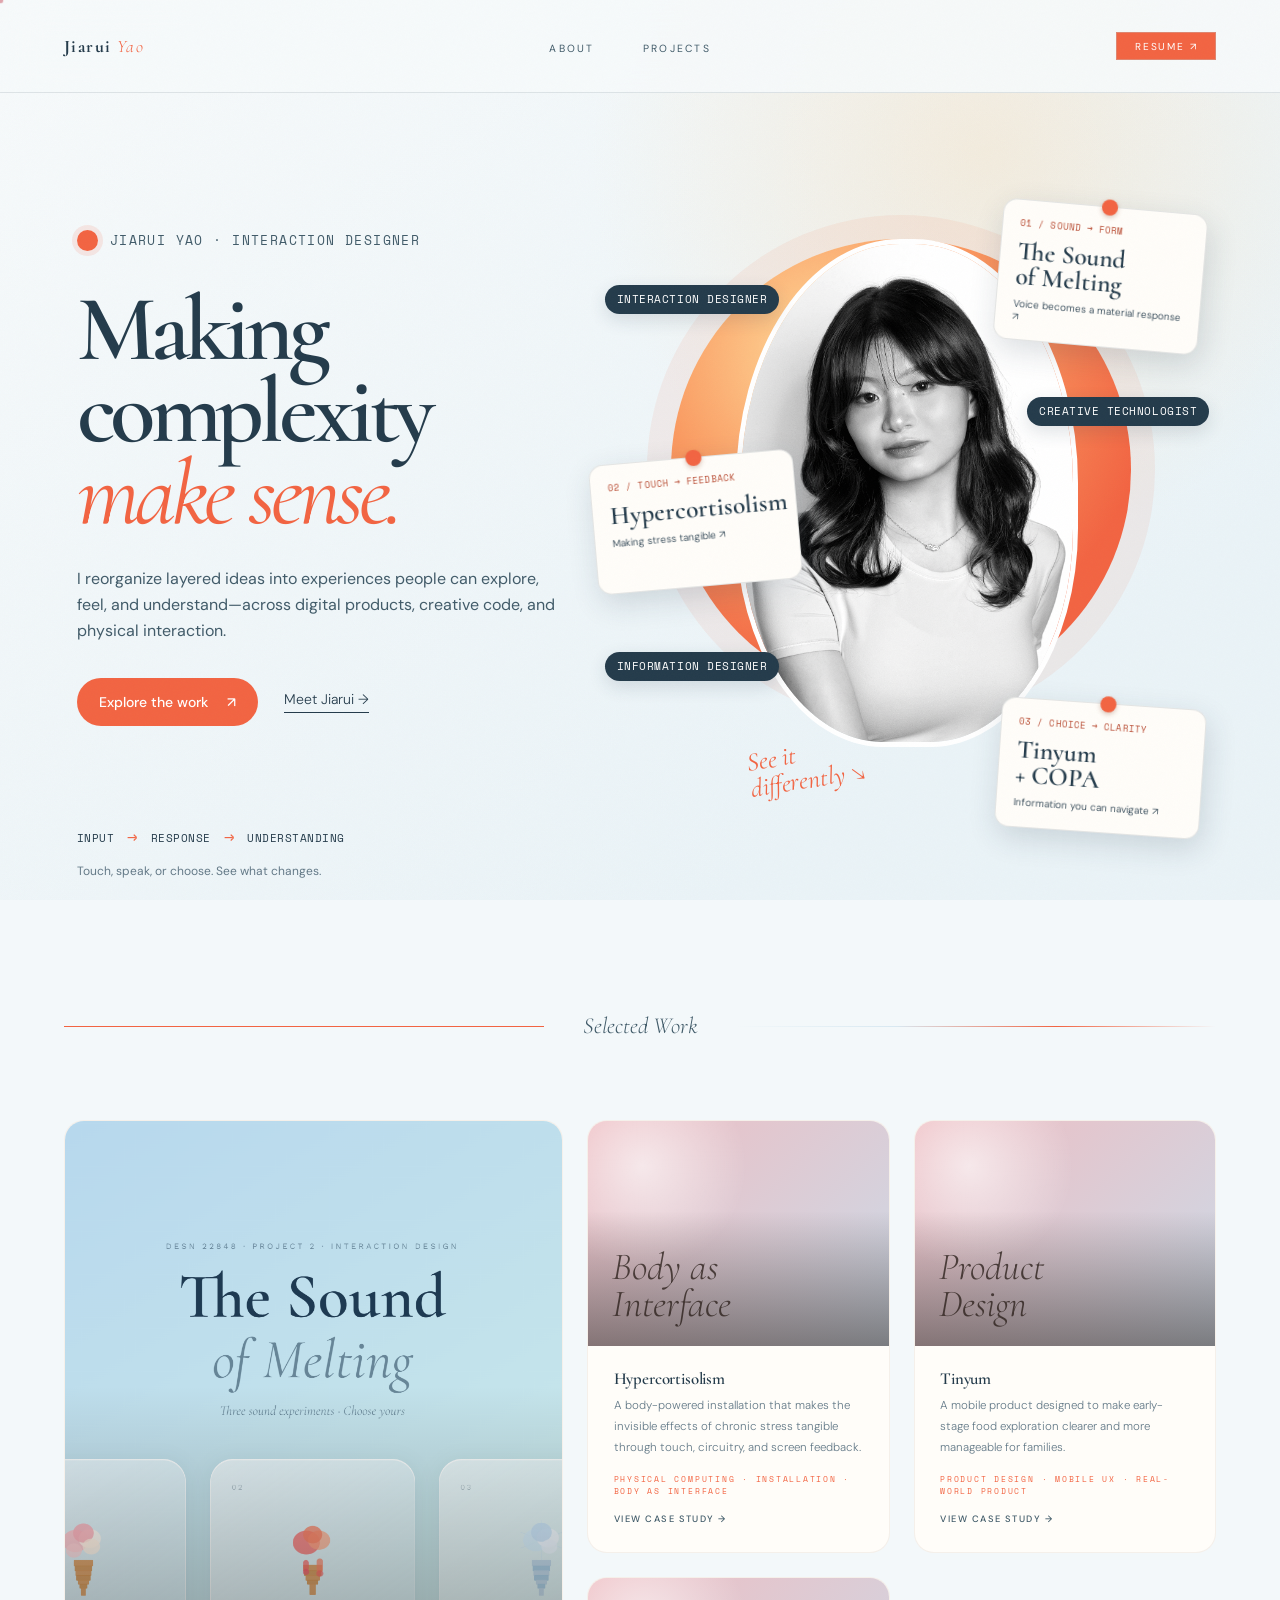
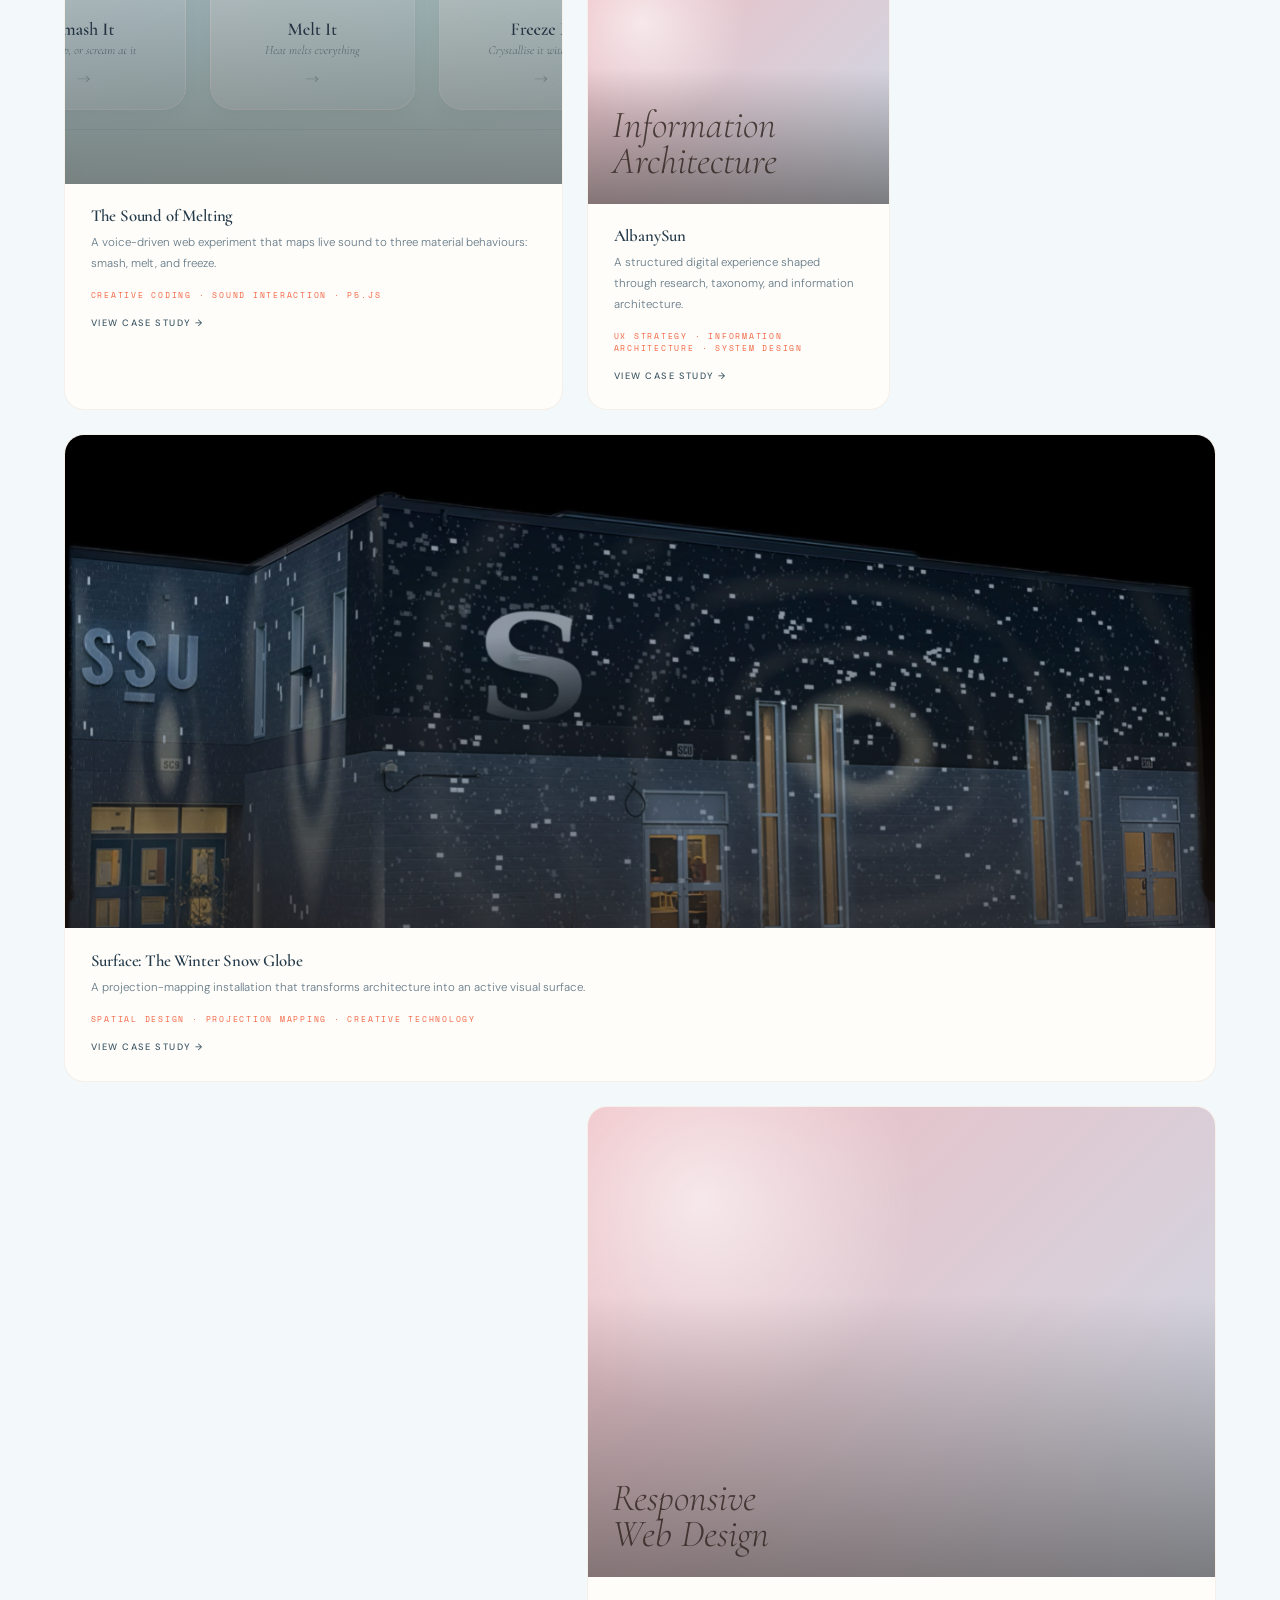
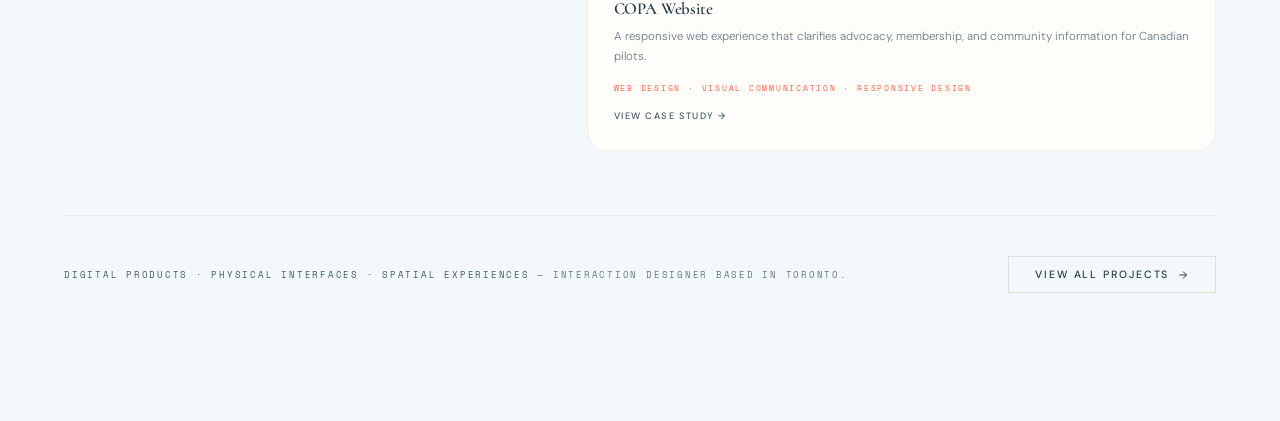
<file: index.html>
<!DOCTYPE html>
<html lang="en">

<head>
	<meta charset="UTF-8">
	<meta name="viewport" content="width=device-width, initial-scale=1.0">
	<title>Jiarui Yao — Interaction Designer</title>
	<link rel="preconnect" href="https://fonts.googleapis.com">
	<link href="https://fonts.googleapis.com/css2?family=Cormorant:ital,wght@0,300;0,400;0,600;0,700;1,300;1,400&family=DM+Sans:wght@200;300;400;500&family=Space+Mono:wght@400&display=swap" rel="stylesheet">
	<style>
		/* ════════════════════════════════════════
   TOKENS
   ════════════════════════════════════════ */
		:root {
			--cream: #f2ebe0;
			--blush: #e8a8b0;
			--peach: #f2c89a;
			--wing: #b8cce0;
			--lilac: #d8c0d8;
			--ink: #2a1f1a;
			--ink2: #5a4840;
			--muted: #75645d;
			--scroll: 0;
			--scroll-p: 0;
		}

		*,
		*::before,
		*::after {
			box-sizing: border-box;
			margin: 0;
			padding: 0;
		}

		html {
			height: 100%;
		}

		/* overflow-x only — vertical scroll unlocked for narrative section */
		body {
			font-family: 'DM Sans', sans-serif;
			font-weight: 300;
			background: var(--cream);
			color: var(--ink);
			overflow-x: hidden;
			cursor: none;
		}

		a:focus-visible,
		button:focus-visible {
			outline: 2px solid #984653;
			outline-offset: 4px;
		}

		/* ── Film grain ── */
		body::after {
			content: '';
			position: fixed;
			inset: 0;
			z-index: 9998;
			pointer-events: none;
			opacity: .07;
			background-image: url("data:image/svg+xml,%3Csvg viewBox='0 0 512 512' xmlns='http://www.w3.org/2000/svg'%3E%3Cfilter id='g'%3E%3CfeTurbulence type='fractalNoise' baseFrequency='0.72' numOctaves='4' stitchTiles='stitch'/%3E%3C/filter%3E%3Crect width='100%25' height='100%25' filter='url(%23g)'/%3E%3C/svg%3E");
			background-size: 256px 256px;
			animation: grain .5s steps(5) infinite;
		}

		@keyframes grain {

			0%,
			100% {
				background-position: 0 0
			}

			20% {
				background-position: 30% 60%
			}

			40% {
				background-position: 70% 20%
			}

			60% {
				background-position: 20% 80%
			}

			80% {
				background-position: 80% 40%
			}
		}

		/* ── Background glow ── */
		.bg {
			position: fixed;
			inset: 0;
			z-index: -1;
			background:
				radial-gradient(ellipse 70% 65% at 50% -5%, rgba(242, 200, 154, .50) 0%, transparent 55%),
				radial-gradient(ellipse 55% 55% at 5% 60%, rgba(240, 200, 200, .45) 0%, transparent 55%),
				radial-gradient(ellipse 55% 60% at 95% 55%, rgba(184, 204, 224, .50) 0%, transparent 55%),
				radial-gradient(ellipse 50% 50% at 50% 110%, rgba(216, 192, 216, .40) 0%, transparent 55%);
			background-color: var(--cream);
		}

		/* ════════════════════════════════════════
   PEARL SPHERE
   ════════════════════════════════════════ */
		.sphere {
			position: fixed;
			width: 88px;
			height: 88px;
			border-radius: 50%;
			pointer-events: none;
			z-index: 2;
			transform: translate(-50%, -50%) scale(1.2);
			opacity: 0;
			background: radial-gradient(circle at 35% 35%,
					rgba(255, 255, 255, .95) 0%, rgba(242, 235, 224, .60) 22%,
					rgba(242, 200, 154, .55) 55%, rgba(42, 31, 26, 1) 100%);
			box-shadow:
				inset -4px -4px 12px rgba(0, 0, 0, .22),
				inset 3px 3px 8px rgba(255, 255, 255, .55),
				0 14px 32px rgba(42, 31, 26, .18),
				0 4px 12px rgba(232, 168, 176, .20);
			filter: blur(4px);
			transition: opacity .45s ease, transform .55s cubic-bezier(.23, 1, .32, 1), filter .55s cubic-bezier(.23, 1, .32, 1);
		}

		.sphere::before {
			content: '';
			position: absolute;
			inset: 0;
			border-radius: 50%;
			background: conic-gradient(from 180deg,
					transparent 0deg, rgba(184, 204, 224, .35) 50deg,
					rgba(216, 192, 216, .30) 110deg, rgba(242, 200, 154, .22) 170deg,
					rgba(232, 168, 176, .28) 230deg, transparent 280deg,
					rgba(184, 204, 224, .18) 330deg, transparent 360deg);
			mix-blend-mode: screen;
		}

		.sphere::after {
			content: '';
			position: absolute;
			top: 18%;
			left: 22%;
			width: 26%;
			height: 16%;
			background: radial-gradient(ellipse, rgba(255, 255, 255, .98) 0%, transparent 100%);
			border-radius: 50%;
			transform: rotate(-28deg);
		}

		/* ════════════════════════════════════════
   NAV
   ════════════════════════════════════════ */
		nav {
			position: fixed;
			top: 0;
			left: 0;
			right: 0;
			z-index: 100;
			display: flex;
			align-items: center;
			justify-content: space-between;
			padding: 2rem 4rem;
			transition: background .5s;
		}

		nav.scrolled {
			background: rgba(242, 235, 224, .82);
			backdrop-filter: blur(20px);
		}

		.nav-logo {
			font-family: 'Cormorant', serif;
			font-size: 1.1rem;
			font-weight: 700;
			letter-spacing: .08em;
			color: var(--ink);
			text-decoration: none;
		}

		.nav-logo em {
			font-style: italic;
			font-weight: 300;
			color: var(--blush);
		}

		.nav-links {
			display: flex;
			gap: 3rem;
			list-style: none;
		}

		.nav-links a {
			font-size: .65rem;
			letter-spacing: .22em;
			text-transform: uppercase;
			color: var(--ink2);
			text-decoration: none;
			font-weight: 400;
			position: relative;
			transition: color .2s;
		}

		.nav-links a::after {
			content: '';
			position: absolute;
			bottom: -2px;
			left: 0;
			right: 100%;
			height: 1px;
			background: var(--blush);
			transition: right .28s;
		}

		.nav-links a:hover {
			color: var(--ink);
		}

		.nav-links a:hover::after {
			right: 0;
		}

		.nav-resume {
			font-size: .63rem;
			letter-spacing: .18em;
			text-transform: uppercase;
			color: var(--ink2);
			text-decoration: none;
			font-weight: 400;
			border: 1px solid rgba(200, 176, 168, .45);
			padding: .42rem 1.1rem;
			transition: background .2s, border-color .2s, color .2s;
		}

		.nav-resume:hover {
			background: var(--blush);
			color: #fff;
			border-color: var(--blush);
		}

		/* ════════════════════════════════════════
   HERO — 100vh split grid
   ════════════════════════════════════════ */
		.home {
			width: 100%;
			height: 100vh;
			display: grid;
			grid-template-columns: 1fr 1fr;
		}

		.side-photo {
			display: flex;
			align-items: center;
			justify-content: center;
		}

		.photo-wrap {
			position: relative;
			width: min(360px, 38vw);
			height: min(360px, 38vw);
			opacity: 0;
			animation: revealPhoto 1.1s .3s cubic-bezier(.22, 1, .36, 1) forwards;
		}

		@keyframes revealPhoto {
			from {
				opacity: 0;
				transform: scale(.94) translateY(24px);
			}

			to {
				opacity: 1;
				transform: scale(1) translateY(0);
			}
		}

		.photo-wrap::before {
			content: '';
			position: absolute;
			inset: -22px;
			border-radius: 50%;
			background: conic-gradient(rgba(240, 200, 200, .30), rgba(184, 204, 224, .28),
					rgba(216, 192, 216, .25), rgba(242, 200, 154, .22),
					rgba(240, 200, 200, .30));
			filter: blur(14px);
			animation: spin 18s linear infinite;
		}

		.photo-wrap::after {
			content: '';
			position: absolute;
			inset: -6px;
			border-radius: 50%;
			border: 1px dashed rgba(200, 176, 168, .30);
			animation: spin 28s linear infinite reverse;
		}

		@keyframes spin {
			to {
				transform: rotate(360deg);
			}
		}

		.photo-circle {
			width: 100%;
			height: 100%;
			border-radius: 50%;
			overflow: hidden;
			border: 1px solid rgba(200, 176, 168, .25);
			box-shadow: 0 0 60px rgba(240, 200, 200, .22), 0 0 30px rgba(184, 204, 224, .18);
		}

		.photo-circle img {
			width: 100%;
			height: 100%;
			object-fit: cover;
			object-position: center top;
			display: block;
		}

		.side-text {
			display: flex;
			flex-direction: column;
			justify-content: center;
			padding: 0 5vw 0 2vw;
		}

		.name {
			font-family: 'Cormorant', serif;
			line-height: .86;
			letter-spacing: -.02em;
			overflow: hidden;
			margin-bottom: 1.8rem;
		}

		.n1 {
			display: block;
			font-size: clamp(2.6rem, 3.8vw, 4.25rem);
			font-weight: 700;
			color: var(--ink);
			opacity: 0;
			animation: slideUp .9s .5s cubic-bezier(.22, 1, .36, 1) forwards;
		}

		.n2 {
			display: block;
			font-size: clamp(2.6rem, 3.8vw, 4.25rem);
			font-style: italic;
			font-weight: 300;
			color: var(--blush);
			opacity: 0;
			animation: slideUp .9s .7s cubic-bezier(.22, 1, .36, 1) forwards;
		}

		@keyframes slideUp {
			from {
				opacity: 0;
				transform: translateY(56px);
			}

			to {
				opacity: 1;
				transform: translateY(0);
			}
		}

		.hero-kicker {
			font-family: 'Space Mono', monospace;
			font-size: .58rem;
			letter-spacing: .22em;
			text-transform: uppercase;
			color: var(--muted);
			margin-bottom: 1.2rem;
			opacity: 0;
			animation: fadeIn .8s .35s forwards;
		}

		.rule {
			width: 100%;
			height: 1px;
			background: linear-gradient(90deg, var(--blush), var(--peach), var(--wing), var(--lilac), transparent);
			margin-bottom: 1.6rem;
			opacity: 0;
			animation: fadeIn .8s 1s forwards;
		}

		.tagline {
			font-family: 'Cormorant', serif;
			font-size: clamp(1rem, 1.8vw, 1.25rem);
			font-style: italic;
			font-weight: 300;
			color: var(--ink2);
			line-height: 1.65;
			margin-bottom: 1rem;
			opacity: 0;
			animation: fadeIn .8s 1.1s forwards;
		}

		.hero-intro {
			max-width: 38rem;
			font-size: clamp(.78rem, 1.1vw, .92rem);
			font-weight: 300;
			line-height: 1.75;
			color: var(--muted);
			margin-bottom: 2.6rem;
			opacity: 0;
			animation: fadeIn .8s 1.2s forwards;
		}

		.cta {
			display: flex;
			align-items: center;
			gap: 1.4rem;
			opacity: 0;
			animation: fadeIn .8s 1.3s forwards;
		}

		/* Liquid resin button */
		.btn-fill {
			position: relative;
			font-size: .66rem;
			letter-spacing: .18em;
			text-transform: uppercase;
			font-weight: 500;
			color: var(--ink);
			overflow: hidden;
			text-decoration: none;
			padding: .88rem 2.2rem;
			background: rgba(255, 252, 248, .18);
			backdrop-filter: blur(20px) saturate(150%);
			border: 1px solid rgba(255, 255, 255, .55);
			border-top-color: rgba(255, 255, 255, .90);
			border-radius: 100px;
			box-shadow:
				0 8px 20px rgba(42, 31, 26, .09),
				inset 0 -2px 10px rgba(255, 255, 255, .28),
				inset 0 2px 10px rgba(255, 255, 255, .80);
			transition: transform .4s cubic-bezier(.2, .8, .2, 1), box-shadow .4s ease, border-color .25s ease;
		}

		.btn-fill::before {
			content: '';
			position: absolute;
			top: -100%;
			left: -50%;
			width: 200%;
			height: 200%;
			background: radial-gradient(circle at center, rgba(255, 255, 255, .90) 0%, transparent 60%);
			opacity: 0;
			transition: opacity .4s ease;
			pointer-events: none;
			mix-blend-mode: overlay;
		}

		.btn-fill:hover {
			transform: translateY(-2px) scale(1.02);
			border-color: rgba(255, 255, 255, .88);
			box-shadow: 0 18px 40px rgba(42, 31, 26, .12), inset 0 -2px 12px rgba(255, 255, 255, .35), inset 0 2px 12px rgba(255, 255, 255, .90);
		}

		.btn-fill:hover::before {
			opacity: .65;
		}

		.btn-text {
			font-size: .66rem;
			letter-spacing: .18em;
			text-transform: uppercase;
			font-weight: 400;
			color: var(--muted);
			text-decoration: none;
			display: flex;
			align-items: center;
			gap: .45rem;
			transition: color .2s, gap .2s;
		}

		.btn-text:hover {
			color: var(--ink);
			gap: .7rem;
		}

		.locale {
			margin-top: 2.8rem;
			font-size: .58rem;
			letter-spacing: .14em;
			text-transform: uppercase;
			color: rgba(160, 136, 128, .5);
			line-height: 1.8;
			opacity: 0;
			animation: fadeIn .8s 1.5s forwards;
		}

		@keyframes fadeIn {
			from {
				opacity: 0;
			}

			to {
				opacity: 1;
			}
		}

		/* ════════════════════════════════════════
   SCROLL INDICATOR — fixed bottom center
   transitions.js fades this in after veil clears
   ════════════════════════════════════════ */
		#scroll-indicator {
			position: fixed;
			bottom: 2.4rem;
			left: 50%;
			transform: translateX(-50%);
			z-index: 50;
			display: flex;
			flex-direction: column;
			align-items: center;
			gap: .5rem;
			pointer-events: none;
			/* JS starts this at opacity 0 and animates it in */
		}

		.scroll-ind-text {
			font-family: 'Space Mono', monospace;
			font-size: .5rem;
			letter-spacing: .26em;
			text-transform: uppercase;
			color: rgba(160, 136, 128, .55);
		}

		.scroll-ind-line {
			width: 1px;
			height: 40px;
			background: linear-gradient(to bottom, var(--blush), transparent);
			animation: scrollPulse 1.8s ease-in-out infinite;
			transform-origin: top center;
		}

		@keyframes scrollPulse {

			0%,
			100% {
				transform: scaleY(1);
				opacity: .6;
			}

			50% {
				transform: scaleY(.4);
				opacity: .15;
			}
		}

		/* ════════════════════════════════════════
   HOME SCROLL — narrative exit section
   ════════════════════════════════════════ */
		.home-scroll {
			position: relative;
			padding: 7rem 4rem 8rem;
			max-width: 1400px;
			margin: 0 auto;
		}

		/* Bridge divider */
		.hs-bridge {
			display: flex;
			align-items: center;
			gap: 2.4rem;
			margin-bottom: 5rem;
		}

		.hs-bridge-line {
			flex: 1;
			height: 1px;
			background: linear-gradient(90deg, transparent, var(--blush), var(--peach), var(--wing), transparent);
		}

		.hs-bridge-text {
			font-family: 'Cormorant', serif;
			font-size: clamp(1.05rem, 1.8vw, 1.45rem);
			font-style: italic;
			font-weight: 300;
			color: var(--ink2);
			white-space: nowrap;
		}

		/* Curated six-project grid */
		.hs-grid {
			display: grid;
			grid-template-columns: 1.65fr 1fr 1fr;
			gap: 1.5rem;
			margin-bottom: 4rem;
		}

		.hs-card {
			position: relative;
			display: block;
			text-decoration: none;
			color: inherit;
			overflow: hidden;
			background: rgba(255, 252, 248, .5);
			border: 1px solid rgba(200, 176, 168, .18);
			transition: border-color .3s, box-shadow .3s;
		}

		.hs-card:hover {
			border-color: rgba(232, 168, 176, .38);
			box-shadow: 0 18px 40px rgba(42, 31, 26, .08);
		}

		.hs-card-img {
			width: 100%;
			aspect-ratio: 4 / 3;
			overflow: hidden;
			position: relative;
		}

		/* Flagship project: the visual anchor of the first row */
		.hs-card--hero .hs-card-img {
			aspect-ratio: 3 / 4;
		}

		/* Spatial project: a full-width second visual peak */
		.hs-card--wide {
			grid-column: 1 / -1;
		}

		.hs-card--wide .hs-card-img {
			aspect-ratio: 21 / 9;
		}

		.hs-card--closing {
			grid-column: 2 / -1;
		}

		.hs-card-placeholder {
			display: flex;
			align-items: flex-end;
			padding: 1.5rem;
			background:
				radial-gradient(circle at 18% 20%, rgba(255,255,255,.62), transparent 34%),
				linear-gradient(135deg, rgba(232,168,176,.75), rgba(184,204,224,.72));
		}

		.hs-card-placeholder span {
			position: relative;
			z-index: 1;
			font-family: 'Cormorant', serif;
			font-size: clamp(1.5rem, 3vw, 3rem);
			font-style: italic;
			line-height: .95;
			color: rgba(42,31,26,.78);
		}

		.hs-card-img img {
			width: 100%;
			height: 100%;
			object-fit: cover;
			object-position: center top;
			display: block;
			/* JS (transitions.js) sets scale(1.08) blur(4px) then animates to scale(1) blur(0) */
		}

		/* Gradient overlay */
		.hs-card-img::after {
			content: '';
			position: absolute;
			inset: 0;
			background: linear-gradient(to bottom, transparent 40%, rgba(42, 31, 26, .5) 100%);
			pointer-events: none;
		}

		.hs-card-body {
			padding: 1.4rem 1.6rem 1.6rem;
		}

		.hs-card-label {
			font-family: 'Space Mono', monospace;
			font-size: .5rem;
			letter-spacing: .22em;
			text-transform: uppercase;
			color: var(--blush);
			margin-top: .9rem;
		}

		.hs-card h3 {
			font-family: 'Cormorant', serif;
			font-size: 1.05rem;
			font-weight: 600;
			line-height: 1.2;
			color: var(--ink);
			margin-bottom: .45rem;
			letter-spacing: -.01em;
		}

		.hs-card p {
			font-size: .72rem;
			line-height: 1.8;
			color: var(--muted);
		}

		.hs-card-link {
			display: inline-block;
			margin-top: 1rem;
			font-size: .58rem;
			font-weight: 500;
			letter-spacing: .16em;
			text-transform: uppercase;
			color: var(--ink2);
		}

		/* Hero card spans 2 rows */
		.hs-card--hero {
			grid-row: span 2;
		}

		/* Footer CTA */
		.hs-footer {
			display: flex;
			align-items: center;
			justify-content: space-between;
			padding-top: 2.5rem;
			border-top: 1px solid rgba(200, 176, 168, .18);
		}

		.hs-footer-copy {
			font-family: 'Space Mono', monospace;
			font-size: .55rem;
			letter-spacing: .2em;
			text-transform: uppercase;
			color: var(--muted);
		}

		.hs-footer-copy strong {
			color: var(--ink2);
			font-weight: 400;
		}

		/* Ink-fill CTA button */
		.hs-cta {
			font-family: 'DM Sans', sans-serif;
			font-size: .66rem;
			letter-spacing: .18em;
			text-transform: uppercase;
			font-weight: 500;
			color: var(--ink);
			text-decoration: none;
			display: flex;
			align-items: center;
			gap: .5rem;
			border: 1px solid rgba(200, 176, 168, .4);
			padding: .7rem 1.6rem;
			position: relative;
			overflow: hidden;
			transition: color .3s, border-color .3s;
		}

		.hs-cta::before {
			content: '';
			position: absolute;
			inset: 0;
			background: var(--ink);
			transform: translateX(-101%);
			transition: transform .35s cubic-bezier(.76, 0, .24, 1);
			z-index: 0;
		}

		.hs-cta span,
		.hs-cta svg {
			position: relative;
			z-index: 1;
		}

		.hs-cta:hover {
			color: #fff;
			border-color: var(--ink);
		}

		.hs-cta:hover::before {
			transform: translateX(0);
		}

		.hs-cta svg {
			width: 12px;
			height: 12px;
			stroke: currentColor;
			fill: none;
			stroke-width: 2;
		}

		/* ════════════════════════════════════════
   RESPONSIVE
   ════════════════════════════════════════ */
		@media (max-width: 860px) {
			.home {
				grid-template-columns: 1fr;
				height: auto;
				padding: 8rem 1.5rem 4rem;
				gap: 3rem;
			}

			.side-text {
				padding: 0;
				align-items: center;
				text-align: center;
			}

			.photo-wrap {
				width: 240px;
				height: 240px;
			}

			nav {
				padding: 1.4rem 1.5rem;
			}

			.nav-resume {
				display: none;
			}

			.cta {
				justify-content: center;
			}

			.home-scroll {
				padding: 4rem 1.5rem 5rem;
			}

			.hs-grid {
				grid-template-columns: 1fr;
			}

			.hs-card--hero {
				grid-row: auto;
			}

			.hs-card--hero .hs-card-img,
			.hs-card--wide .hs-card-img {
				aspect-ratio: 4 / 3;
			}

			.hs-card--wide {
				grid-column: auto;
			}

			.hs-card--closing {
				grid-column: auto;
			}

			.hs-bridge {
				gap: 1.2rem;
			}

			.hs-bridge-text {
				font-size: 1rem;
				white-space: normal;
				text-align: center;
			}

			.hs-footer {
				flex-direction: column;
				gap: 1.5rem;
				align-items: flex-start;
			}

			#scroll-indicator {
				display: none;
			}
		}

		@media (hover: none), (pointer: coarse) {
			body { cursor: auto; }
			#cur, .sphere { display: none; }
		}

		@media (prefers-reduced-motion: reduce) {
			html { scroll-behavior: auto; }
			*, *::before, *::after {
				animation-duration: .01ms !important;
				animation-iteration-count: 1 !important;
				transition-duration: .01ms !important;
			}
			#cur, .sphere { display: none; }
		}

	
		/* SUNNY V2 · sunset coral, blue white, slate navy */
		:root{--cream:#f3f8fa;--blush:#f26442;--peach:#ffc77e;--wing:#d8e8f1;--lilac:#e7eef2;--ink:#243b4b;--ink2:#415b69;--muted:#637987;--sunset:#f26442;--paper:#fffdf9}
		body{cursor:auto;background:var(--cream);color:var(--ink)}
		body::after{opacity:.025;animation:none}
		.bg{background:radial-gradient(circle at 77% 17%,rgba(255,199,126,.22),transparent 32%),linear-gradient(145deg,#f7fafb,#eaf3f7 78%)}
		.sphere,#scroll-indicator{display:none!important}
		nav{background:rgba(247,250,251,.9);backdrop-filter:blur(18px);border-bottom:1px solid rgba(36,59,75,.12)}
		.nav-resume,.btn-fill{background:var(--sunset)!important;color:#fff!important}
		.v2-hero{min-height:100svh;padding:clamp(110px,12vw,160px) clamp(22px,6vw,100px) 48px;display:grid;grid-template-columns:minmax(320px,.9fr) minmax(420px,1.1fr);gap:3vw;align-items:center;position:relative;isolation:isolate;max-width:1620px;margin:auto}
		.v2-head{position:relative;z-index:4;align-self:center;padding-bottom:50px}
		.v2-eyebrow{display:flex;align-items:center;gap:12px;font-family:'Space Mono',monospace;font-size:clamp(10px,1vw,13px);letter-spacing:.11em;font-weight:400;color:var(--ink2);margin-bottom:38px}
		.v2-sun-mini{width:21px;height:21px;display:inline-block;border-radius:50%;background:var(--sunset);box-shadow:0 0 0 5px rgba(242,100,66,.12)}
		.v2-head h1{font-family:'Cormorant',Georgia,serif;font-size:clamp(62px,7.3vw,122px);line-height:.88;letter-spacing:-.055em;font-weight:600;max-width:800px;margin:0 0 30px;color:var(--ink)}
		.v2-head h1 em{font-weight:400;color:var(--sunset);display:inline-block;position:relative;animation:v2-assemble 1s both cubic-bezier(.2,.8,.2,1)}
		@keyframes v2-assemble{from{letter-spacing:.055em;opacity:.25;transform:translateX(18px)}to{letter-spacing:-.055em;opacity:1;transform:translateX(0)}}
		.v2-intro{max-width:490px;font-size:clamp(15px,1.25vw,19px);line-height:1.65;color:var(--ink2);font-weight:400}
		.v2-cta{display:flex;align-items:center;gap:26px;margin-top:33px;flex-wrap:wrap}
		.v2-button{border-radius:50px;padding:15px 22px;background:var(--sunset);color:white;text-decoration:none;font-size:14px;font-weight:500;transition:transform .2s,background .2s}
		.v2-button:hover{transform:translateY(-3px);background:#d85034}
		.v2-button span{padding-left:15px}
		.v2-subtle{text-decoration:none;color:var(--ink);font-size:14px;border-bottom:1px solid var(--ink);padding-bottom:4px}
		.v2-collage{position:relative;height:min(660px,68vw);min-height:550px;max-width:700px;width:100%;justify-self:center}
		.v2-orbit{position:absolute;width:77%;aspect-ratio:1;border-radius:50%;left:11%;top:10%;background:radial-gradient(circle at 33% 25%,#ffdc9b 0%,#fa9a61 36%,#f26442 72%);box-shadow:0 0 0 24px rgba(242,100,66,.08);z-index:0}
		.v2-portrait{position:absolute;left:22%;top:10%;width:57%;height:77%;border-radius:48% 48% 43% 43%;overflow:hidden;z-index:1;filter:grayscale(1) contrast(1.1);border:5px solid var(--paper)}
		.v2-portrait img{width:100%;height:100%;object-fit:cover;object-position:center top}
		.v2-tag{position:absolute;z-index:3;background:var(--ink);color:white;border-radius:50px;padding:8px 12px;letter-spacing:.05em;font:400 clamp(9px,.83vw,12px)/1.2 'Space Mono',monospace;white-space:nowrap;box-shadow:0 6px 18px rgba(36,59,75,.14)}
		.v2-tag-a{left:0;top:17%}.v2-tag-b{right:-1%;top:34%}.v2-tag-c{left:0;bottom:23%}
		.v2-note{position:absolute;z-index:4;display:flex;flex-direction:column;gap:9px;width:clamp(150px,16vw,214px);min-height:130px;padding:17px 17px 16px;text-decoration:none;color:var(--ink);background:var(--paper);border:1px solid rgba(36,59,75,.12);border-radius:14px;box-shadow:3px 10px 30px rgba(36,59,75,.16);transition:transform .25s,box-shadow .25s}
		.v2-note:hover{transform:translateY(-7px) rotate(0deg)!important;box-shadow:5px 19px 35px rgba(36,59,75,.2)}
		.v2-note small{font:400 9px/1.3 'Space Mono',monospace;letter-spacing:.01em;color:#b94c33}
		.v2-note strong{font:600 clamp(23px,2vw,32px)/.98 'Cormorant',Georgia,serif}
		.v2-note span:last-child{font-size:10px;line-height:1.3}
		.v2-pin{position:absolute;top:-8px;left:48%;width:16px;height:16px;border-radius:50%;background:var(--sunset);box-shadow:0 2px 5px #92543a55}
		.v2-note-a{right:0;top:5%;transform:rotate(5deg)}
		.v2-note-b{left:-2%;top:43%;transform:rotate(-5deg)}
		.v2-note-c{right:0;bottom:0;transform:rotate(4deg)}
		.v2-scribble{position:absolute;bottom:6%;left:24%;font:italic 26px/1 'Cormorant',Georgia,serif;color:var(--sunset);transform:rotate(-9deg)}
		.v2-method{position:absolute;bottom:20px;left:6vw;display:flex;gap:13px;align-items:center;font:400 11px/1.4 'Space Mono',monospace;letter-spacing:.045em;color:var(--ink);flex-wrap:wrap}
		.v2-method span:nth-child(even){color:var(--sunset);font-size:17px}
		.v2-method p{width:100%;font:400 12px/1.4 'DM Sans',sans-serif;color:var(--muted);letter-spacing:0;margin:0}
		.home-scroll{background:#f3f8fa}
		.hs-card{background:#fffdf9;border-radius:20px;overflow:hidden}
		.hs-card:hover{border-color:var(--sunset)}
		.hs-bridge-line{background:var(--sunset)}
		@media(max-width:900px){.v2-hero{grid-template-columns:1fr;padding:105px 6vw 55px;gap:5px}.v2-head{padding-bottom:10px}.v2-head h1{font-size:clamp(58px,10vw,96px)}.v2-collage{height:640px;min-height:0;max-width:660px}.v2-method{position:static;grid-column:1;margin-top:15px}.v2-tag-b{right:0}}
		@media(max-width:600px){.v2-hero{padding:98px 18px 40px}.v2-head h1{font-size:clamp(52px,12vw,72px)}.v2-eyebrow{margin-bottom:25px}.v2-collage{height:480px}.v2-orbit{width:78%;left:11%;top:12%}.v2-portrait{width:60%;left:20%;height:64%;top:13%}.v2-note{width:132px;min-height:105px;padding:12px;gap:5px}.v2-note small{font-size:8px}.v2-note strong{font-size:22px}.v2-note span:last-child{font-size:9px}.v2-note-a{right:0;top:0}.v2-note-b{left:0;top:46%}.v2-note-c{right:0;bottom:0}.v2-tag{font-size:8px;padding:6px}.v2-tag-a{top:14%}.v2-tag-b{top:42%}.v2-tag-c{bottom:18%}.v2-scribble{display:none}}
		@media(prefers-reduced-motion:reduce){.v2-head h1 em{animation:none}.v2-note{transition:none}}

	</style>
</head>

<body>

	<!-- Pearl sphere -->
	<div class="sphere" id="sphere"></div>
	<div class="bg"></div>

	<!-- Scroll indicator (transitions.js hides/shows this) -->
	<div id="scroll-indicator">
		<span class="scroll-ind-text">Scroll</span>
		<div class="scroll-ind-line"></div>
	</div>

	<!-- ══ NAV ══ -->
	<nav id="nav">
		<a href="index.html" class="nav-logo">Jiarui <em>Yao</em></a>
		<ul class="nav-links">
			<li><a href="about.html">About</a></li>
			<li><a href="projects.html">Projects</a></li>
		</ul>
		<a href="Jiarui_Yao_Resume_2026.pdf" target="_blank" rel="noopener noreferrer" download class="nav-resume">Resume ↗</a>
	</nav>

	<!-- ══ HERO · SUNNY V2 ══ -->
	<main class="v2-hero" aria-labelledby="v2-title">
		<div class="v2-head">
			<p class="v2-eyebrow"><span class="v2-sun-mini" aria-hidden="true"></span> JIARUI YAO · INTERACTION DESIGNER</p>
			<h1 id="v2-title">Making complexity<br><em>make sense.</em></h1>
			<p class="v2-intro">I reorganize layered ideas into experiences people can explore, feel, and understand—across digital products, creative code, and physical interaction.</p>
			<div class="v2-cta"><a class="v2-button" href="#selected-work">Explore the work <span aria-hidden="true">↗</span></a><a class="v2-subtle" href="about.html">Meet Jiarui <span aria-hidden="true">→</span></a></div>
		</div>
		<div class="v2-collage" aria-label="Portrait of Jiarui Yao surrounded by selected projects">
			<div class="v2-orbit" aria-hidden="true"></div>
			<div class="v2-portrait"><img src="imag/zizhao/banshen.png" alt="Portrait of Jiarui Yao"></div>
			<div class="v2-tag v2-tag-a">INTERACTION DESIGNER</div>
			<div class="v2-tag v2-tag-b">CREATIVE TECHNOLOGIST</div>
			<div class="v2-tag v2-tag-c">INFORMATION DESIGNER</div>
			<a class="v2-note v2-note-a" href="case-study-sound-of-melting.html"><span class="v2-pin" aria-hidden="true"></span><small>01 / SOUND → FORM</small><strong>The Sound<br>of Melting</strong><span>Voice becomes a material response ↗</span></a>
			<a class="v2-note v2-note-b" href="case-study-hypercortisolism.html"><span class="v2-pin" aria-hidden="true"></span><small>02 / TOUCH → FEEDBACK</small><strong>Hypercortisolism</strong><span>Making stress tangible ↗</span></a>
			<a class="v2-note v2-note-c" href="projects.html"><span class="v2-pin" aria-hidden="true"></span><small>03 / CHOICE → CLARITY</small><strong>Tinyum<br>+ COPA</strong><span>Information you can navigate ↗</span></a>
			<div class="v2-scribble" aria-hidden="true">See it<br>differently ↘</div>
		</div>
		<div class="v2-method" aria-label="Design approach"><span>INPUT</span><span aria-hidden="true">→</span><span>RESPONSE</span><span aria-hidden="true">→</span><span>UNDERSTANDING</span><p>Touch, speak, or choose. See what changes.</p></div>
	</main>

	<!-- ══ NARRATIVE EXIT — scroll section ══ -->
	<section class="home-scroll" id="selected-work">

		<div class="hs-bridge">
			<div class="hs-bridge-line"></div>
			<p class="hs-bridge-text">Selected Work</p>
			<div class="hs-bridge-line" style="background:linear-gradient(270deg,transparent,var(--blush),var(--wing),transparent);"></div>
		</div>

		<div class="hs-grid">

			<!-- 01 · Flagship creative-coding project -->
			<a href="case-study-sound-of-melting.html" class="hs-card hs-card--hero">
				<div class="hs-card-img">
					<img src="imag/project/10.png" alt="The Sound of Melting — voice-driven web experience">
				</div>
				<div class="hs-card-body">
					<h3>The Sound of Melting</h3>
					<p>A voice-driven web experiment that maps live sound to three material behaviours: smash, melt, and freeze.</p>
					<div class="hs-card-label">Creative Coding · Sound Interaction · p5.js</div>
					<span class="hs-card-link">View Case Study →</span>
				</div>
			</a>

			<!-- 02 · Physical installation -->
			<a href="case-study-hypercortisolism.html" class="hs-card">
				<div class="hs-card-img hs-card-placeholder">
					<span>Body as<br>Interface</span>
				</div>
				<div class="hs-card-body">
					<h3>Hypercortisolism</h3>
					<p>A body-powered installation that makes the invisible effects of chronic stress tangible through touch, circuitry, and screen feedback.</p>
					<div class="hs-card-label">Physical Computing · Installation · Body as Interface</div>
					<span class="hs-card-link">View Case Study →</span>
				</div>
			</a>

			<!-- 03 · Real-world product -->
			<a href="projects.html" class="hs-card">
				<div class="hs-card-img hs-card-placeholder">
					<span>Product<br>Design</span>
				</div>
				<div class="hs-card-body">
					<h3>Tinyum</h3>
					<p>A mobile product designed to make early-stage food exploration clearer and more manageable for families.</p>
					<div class="hs-card-label">Product Design · Mobile UX · Real-world Product</div>
					<span class="hs-card-link">View Case Study →</span>
				</div>
			</a>

			<!-- 04 · System thinking -->
			<a href="projects.html" class="hs-card">
				<div class="hs-card-img hs-card-placeholder">
					<span>Information<br>Architecture</span>
				</div>
				<div class="hs-card-body">
					<h3>AlbanySun</h3>
					<p>A structured digital experience shaped through research, taxonomy, and information architecture.</p>
					<div class="hs-card-label">UX Strategy · Information Architecture · System Design</div>
					<span class="hs-card-link">View Case Study →</span>
				</div>
			</a>

			<!-- 05 · Full-width spatial project -->
			<a href="case-study-surface.html" class="hs-card hs-card--wide">
				<div class="hs-card-img">
					<img src="imag/project/11.png" alt="Surface: The Winter Snow Globe — architectural projection mapping">
				</div>
				<div class="hs-card-body">
					<h3>Surface: The Winter Snow Globe</h3>
					<p>A projection-mapping installation that transforms architecture into an active visual surface.</p>
					<div class="hs-card-label">Spatial Design · Projection Mapping · Creative Technology</div>
					<span class="hs-card-link">View Case Study →</span>
				</div>
			</a>

			<!-- 06 · Professional responsive website -->
			<a href="projects.html" class="hs-card hs-card--closing">
				<div class="hs-card-img hs-card-placeholder">
					<span>Responsive<br>Web Design</span>
				</div>
				<div class="hs-card-body">
					<h3>COPA Website</h3>
					<p>A responsive web experience that clarifies advocacy, membership, and community information for Canadian pilots.</p>
					<div class="hs-card-label">Web Design · Visual Communication · Responsive Design</div>
					<span class="hs-card-link">View Case Study →</span>
				</div>
			</a>

		</div>

		<div class="hs-footer">
			<p class="hs-footer-copy">
				<strong>Digital products · Physical interfaces · Spatial experiences</strong> — Interaction Designer based in Toronto.
			</p>
			<a href="projects.html" class="hs-cta">
				<span>View all projects</span>
				<svg viewBox="0 0 24 24">
					<line x1="5" y1="12" x2="19" y2="12" />
					<polyline points="12 5 19 12 12 19" />
				</svg>
			</a>
		</div>

	</section>

	<script>
		/* ════════════════════════════════════════
   PHYSICS ENGINE
   ════════════════════════════════════════ */
		(function() {
			function broadcast() {
				const y = window.scrollY;
				const max = document.body.scrollHeight - window.innerHeight;
				document.documentElement.style.setProperty('--scroll', y);
				document.documentElement.style.setProperty('--scroll-p', max > 0 ? y / max : 0);
			}
			window.addEventListener('scroll', broadcast, {
				passive: true
			});
			broadcast();
		})();

		/* ════════════════════════════════════════
		   PEARL SPHERE
		   ════════════════════════════════════════ */
		const sphere = document.getElementById('sphere');
		let mx = innerWidth / 2,
			my = innerHeight / 2;
		let sx = mx,
			sy = my,
			visible = false,
			isNear = false;

		document.addEventListener('mousemove', e => {
			mx = e.clientX;
			my = e.clientY;
			if (!visible) {
				sphere.style.opacity = '1';
				visible = true;
			}
		});
		document.addEventListener('mouseleave', () => {
			sphere.style.opacity = '0';
			visible = false;
		});

		const AVOID = 'a, button, h1, h2, h3, p, .side-text, .name, .hs-card-body';
		(function loop() {
			sx += (mx - sx) * 0.072;
			sy += (my - sy) * 0.072;
			sphere.style.left = sx + 'px';
			sphere.style.top = sy + 'px';

			const dx = (mx - sx) / 15,
				dy = (my - sy) / 15;
			const scrollOffset = window.scrollY * 0.08;
			const speed = Math.hypot(mx - sx, my - sy);
			const shimmer = Math.min(speed / 110, 1);
			const r = Math.round(242 - shimmer * 58);
			const g = Math.round(200 + shimmer * 4);
			const b = Math.round(154 + shimmer * 70);
			sphere.style.background = `radial-gradient(circle at ${35 + dx}% ${35 + dy + (scrollOffset % 100)}%,rgba(255,255,255,.95) 0%,rgba(242,235,224,.60) 22%,rgb(${r},${g},${b}) 55%,rgba(42,31,26,1) 100%)`;

			/* Pearl hovers over card images → brightness lift */
			document.querySelectorAll('.hs-card-img img').forEach(img => {
				const rc = img.getBoundingClientRect();
				const dist = Math.hypot(sx - (rc.left + rc.width / 2), sy - (rc.top + rc.height / 2));
				if (dist < 200) {
					const lift = 1 + (200 - dist) / 1200;
					img.style.filter = `brightness(${lift.toFixed(3)}) saturate(1.06)`;
				}
			});

			let near = false;
			document.querySelectorAll(AVOID).forEach(el => {
				const rc = el.getBoundingClientRect();
				if (Math.hypot(sx - (rc.left + rc.width / 2), sy - (rc.top + rc.height / 2)) < 130) near = true;
			});
			if (near !== isNear) {
				isNear = near;
				sphere.style.transform = near ? 'translate(-50%,-50%) scale(0.45)' : 'translate(-50%,-50%) scale(1.2)';
				sphere.style.filter = near ? 'blur(30px)' : 'blur(4px)';
				sphere.style.opacity = near ? (visible ? '0.25' : '0') : (visible ? '1' : '0');
			}
			requestAnimationFrame(loop);
		})();

		/* ════════════════════════════════════════
		   DOT CURSOR
		   ════════════════════════════════════════ */
		const cur = document.createElement('div');
		cur.style.cssText = 'width:7px;height:7px;background:#e8a8b0;border-radius:50%;position:fixed;top:0;left:0;pointer-events:none;z-index:9999;transform:translate(-50%,-50%);mix-blend-mode:multiply;transition:transform .15s;';
		document.body.appendChild(cur);
		document.addEventListener('mousemove', e => {
			cur.style.left = e.clientX + 'px';
			cur.style.top = e.clientY + 'px';
		});
		document.querySelectorAll('a, button').forEach(el => {
			el.addEventListener('mouseenter', () => cur.style.transform = 'translate(-50%,-50%) scale(2.2)');
			el.addEventListener('mouseleave', () => cur.style.transform = 'translate(-50%,-50%) scale(1)');
		});

		/* ════════════════════════════════════════
		   NAV SCROLL TINT
		   ════════════════════════════════════════ */
		window.addEventListener('scroll', () => {
			document.getElementById('nav').classList.toggle('scrolled', scrollY > 40);
		}, {
			passive: true
		});

		/* ════════════════════════════════════════
		   LIQUID VEIL — Page Transition Engine
		   ════════════════════════════════════════ */
		(function() {
			const veil = document.createElement('div');
			veil.id = 'page-veil';
			Object.assign(veil.style, {
				position: 'fixed',
				inset: '0',
				zIndex: '99999',
				background: '#f2ebe0',
				transformOrigin: 'top center',
				transform: 'translateY(0)',
				transition: 'transform 0.72s cubic-bezier(0.76,0,0.24,1)',
				pointerEvents: 'none',
			});
			const shimmerEl = document.createElement('div');
			Object.assign(shimmerEl.style, {
				position: 'absolute',
				inset: '0',
				background: 'linear-gradient(135deg,rgba(242,200,154,.22) 0%,transparent 45%,rgba(184,204,224,.18) 100%)',
			});
			veil.appendChild(shimmerEl);
			document.body.prepend(veil);

			/* Enter — veil sweeps up */
			veil.getBoundingClientRect();
			requestAnimationFrame(() => requestAnimationFrame(() => {
				veil.style.transform = 'translateY(-100%)';
			}));

			/* After veil clears, reveal scroll indicator */
			veil.addEventListener('transitionend', () => {
				const ind = document.getElementById('scroll-indicator');
				if (ind) {
					ind.style.opacity = '1';
					ind.style.transform = 'translateX(-50%) translateY(0)';
				}
			}, {
				once: true
			});

			/* Scroll indicator starts hidden */
			const ind = document.getElementById('scroll-indicator');
			if (ind) {
				ind.style.opacity = '0';
				ind.style.transform = 'translateX(-50%) translateY(12px)';
				ind.style.transition = 'opacity .6s ease, transform .6s ease';
				window.addEventListener('scroll', () => {
					if (window.scrollY > 60) {
						ind.style.opacity = '0';
						ind.style.transform = 'translateX(-50%) translateY(12px)';
					}
				}, {
					passive: true
				});
			}

			/* Exit — veil drops down on internal link click */
			let navigating = false;
			document.addEventListener('click', e => {
				const link = e.target.closest('a[href]');
				if (!link || navigating) return;
				const href = link.getAttribute('href');
				if (!href || href === '#' || href.startsWith('#') || href.startsWith('http') || href.startsWith('mailto') || link.target === '_blank') return;
				e.preventDefault();
				navigating = true;
				veil.style.transition = 'transform 0.58s cubic-bezier(0.76,0,0.24,1)';
				veil.style.transform = 'translateY(0)';
				setTimeout(() => {
					window.location.href = href;
				}, 580);
			});
		})();

		/* ════════════════════════════════════════
		   HOME SCROLL SECTION — reveal + lens zoom
		   ════════════════════════════════════════ */
		(function() {
			const section = document.querySelector('.home-scroll');
			if (!section) return;

			/* Reveal blocks on scroll */
			const blocks = section.querySelectorAll('.hs-bridge, .hs-grid, .hs-footer');
			blocks.forEach((el, i) => {
				el.style.opacity = '0';
				el.style.transform = 'translateY(40px)';
				el.style.transition = `opacity .9s ${i * .12}s cubic-bezier(.22,1,.36,1), transform .9s ${i * .12}s cubic-bezier(.22,1,.36,1)`;
			});
			const obs = new IntersectionObserver(entries => {
				entries.forEach(e => {
					if (e.isIntersecting) {
						e.target.style.opacity = '1';
						e.target.style.transform = 'translateY(0)';
						obs.unobserve(e.target);
					}
				});
			}, {
				threshold: 0.1
			});
			blocks.forEach(el => obs.observe(el));

			/* Lens zoom on each card image */
			section.querySelectorAll('.hs-card').forEach(card => {
				const img = card.querySelector('img');
				if (!img) return;
				img.style.transform = 'scale(1.08)';
				img.style.filter = 'blur(4px) brightness(.88)';
				img.style.transition = 'transform 1.5s cubic-bezier(.2,.8,.2,1), filter 1.5s cubic-bezier(.2,.8,.2,1)';
				const co = new IntersectionObserver(([e]) => {
					if (e.isIntersecting) {
						img.style.transform = 'scale(1)';
						img.style.filter = 'blur(0) brightness(1)';
						co.unobserve(card);
					}
				}, {
					threshold: 0.15
				});
				co.observe(card);
			});
		})();

	</script>
</body>

</html>
</file>
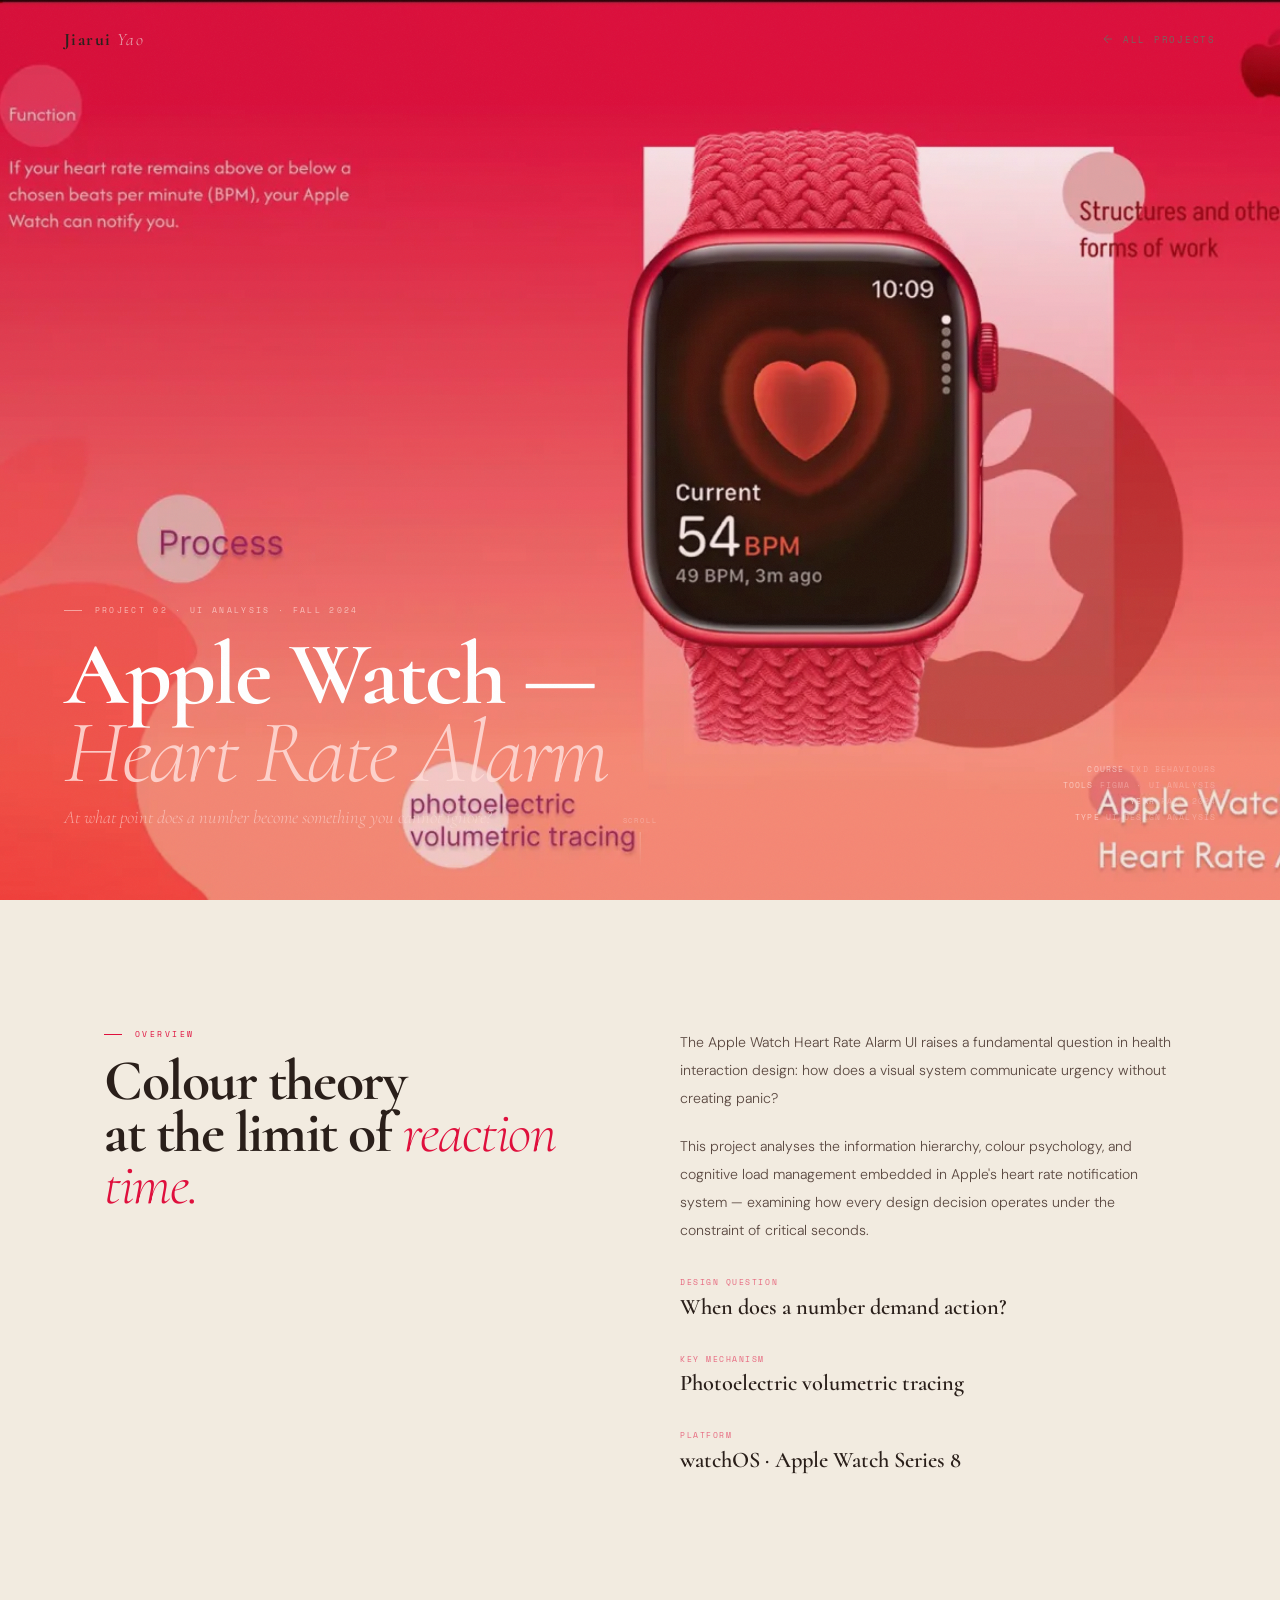
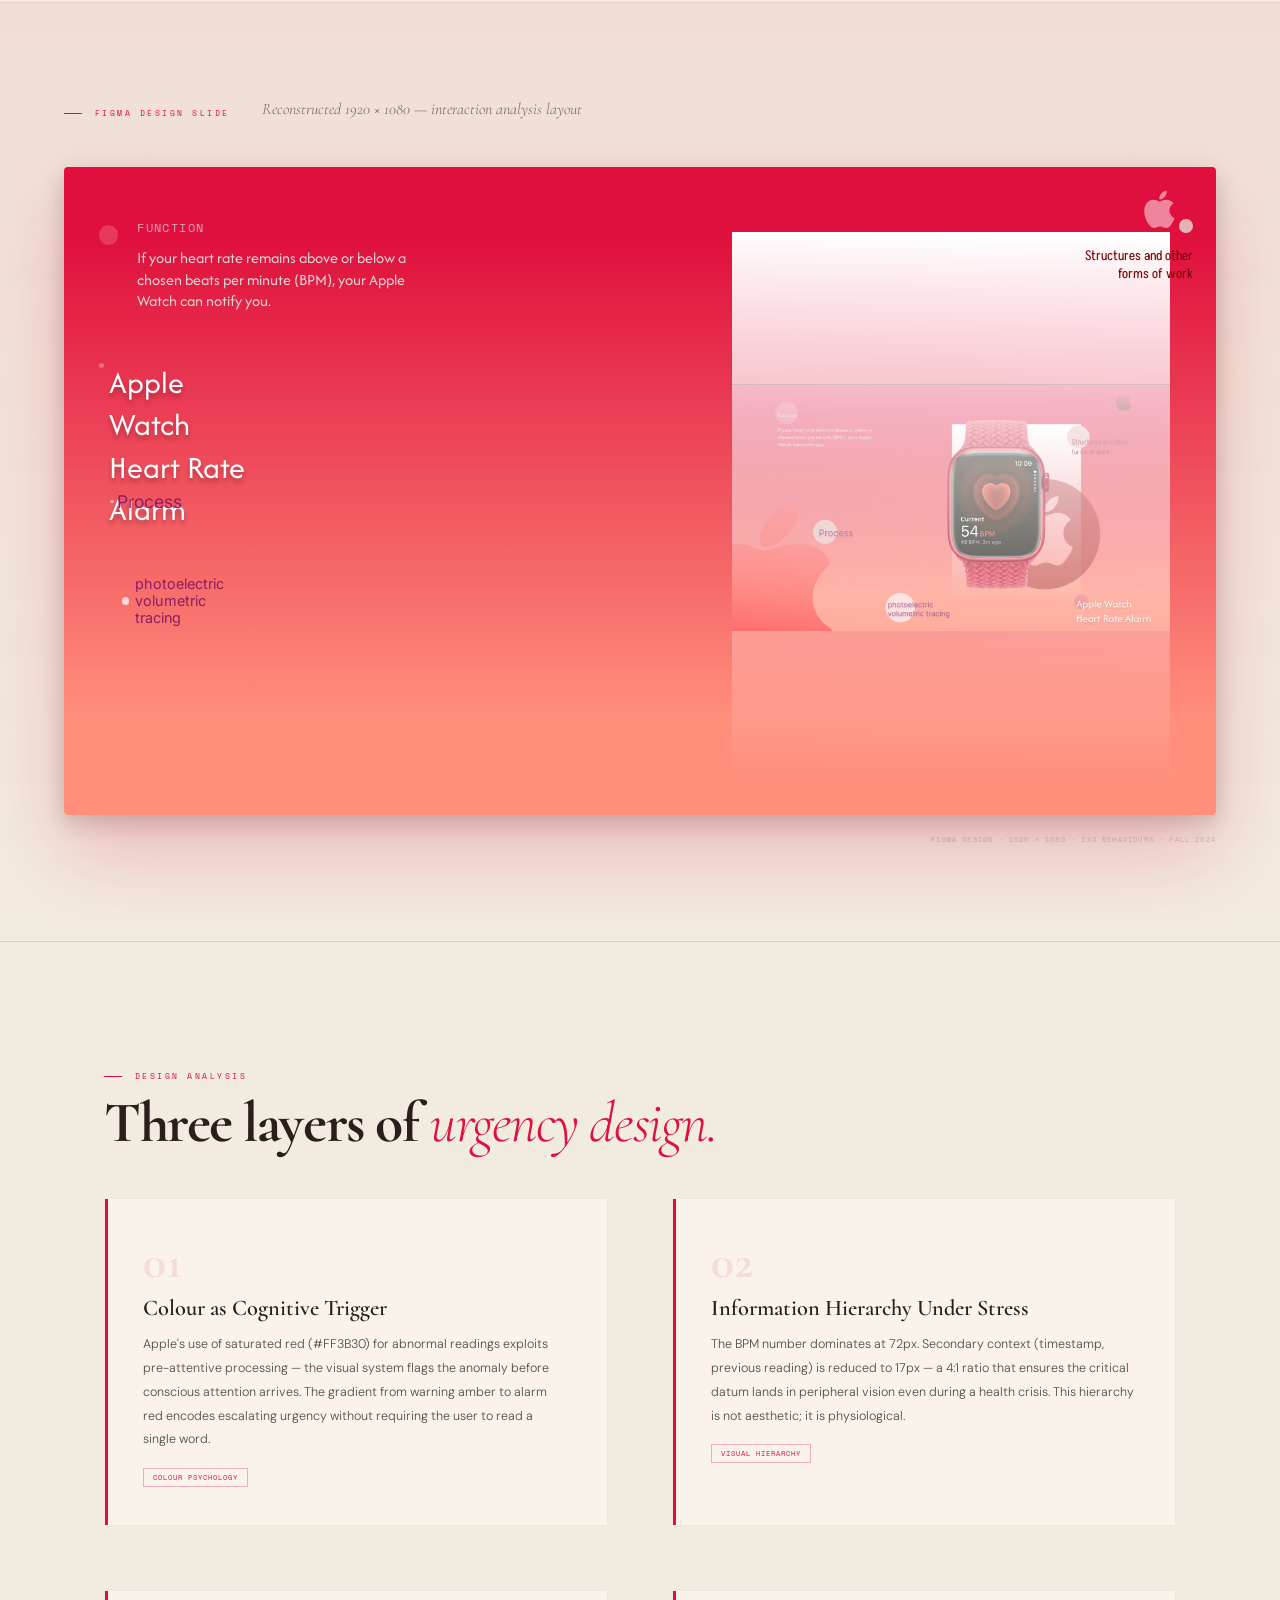
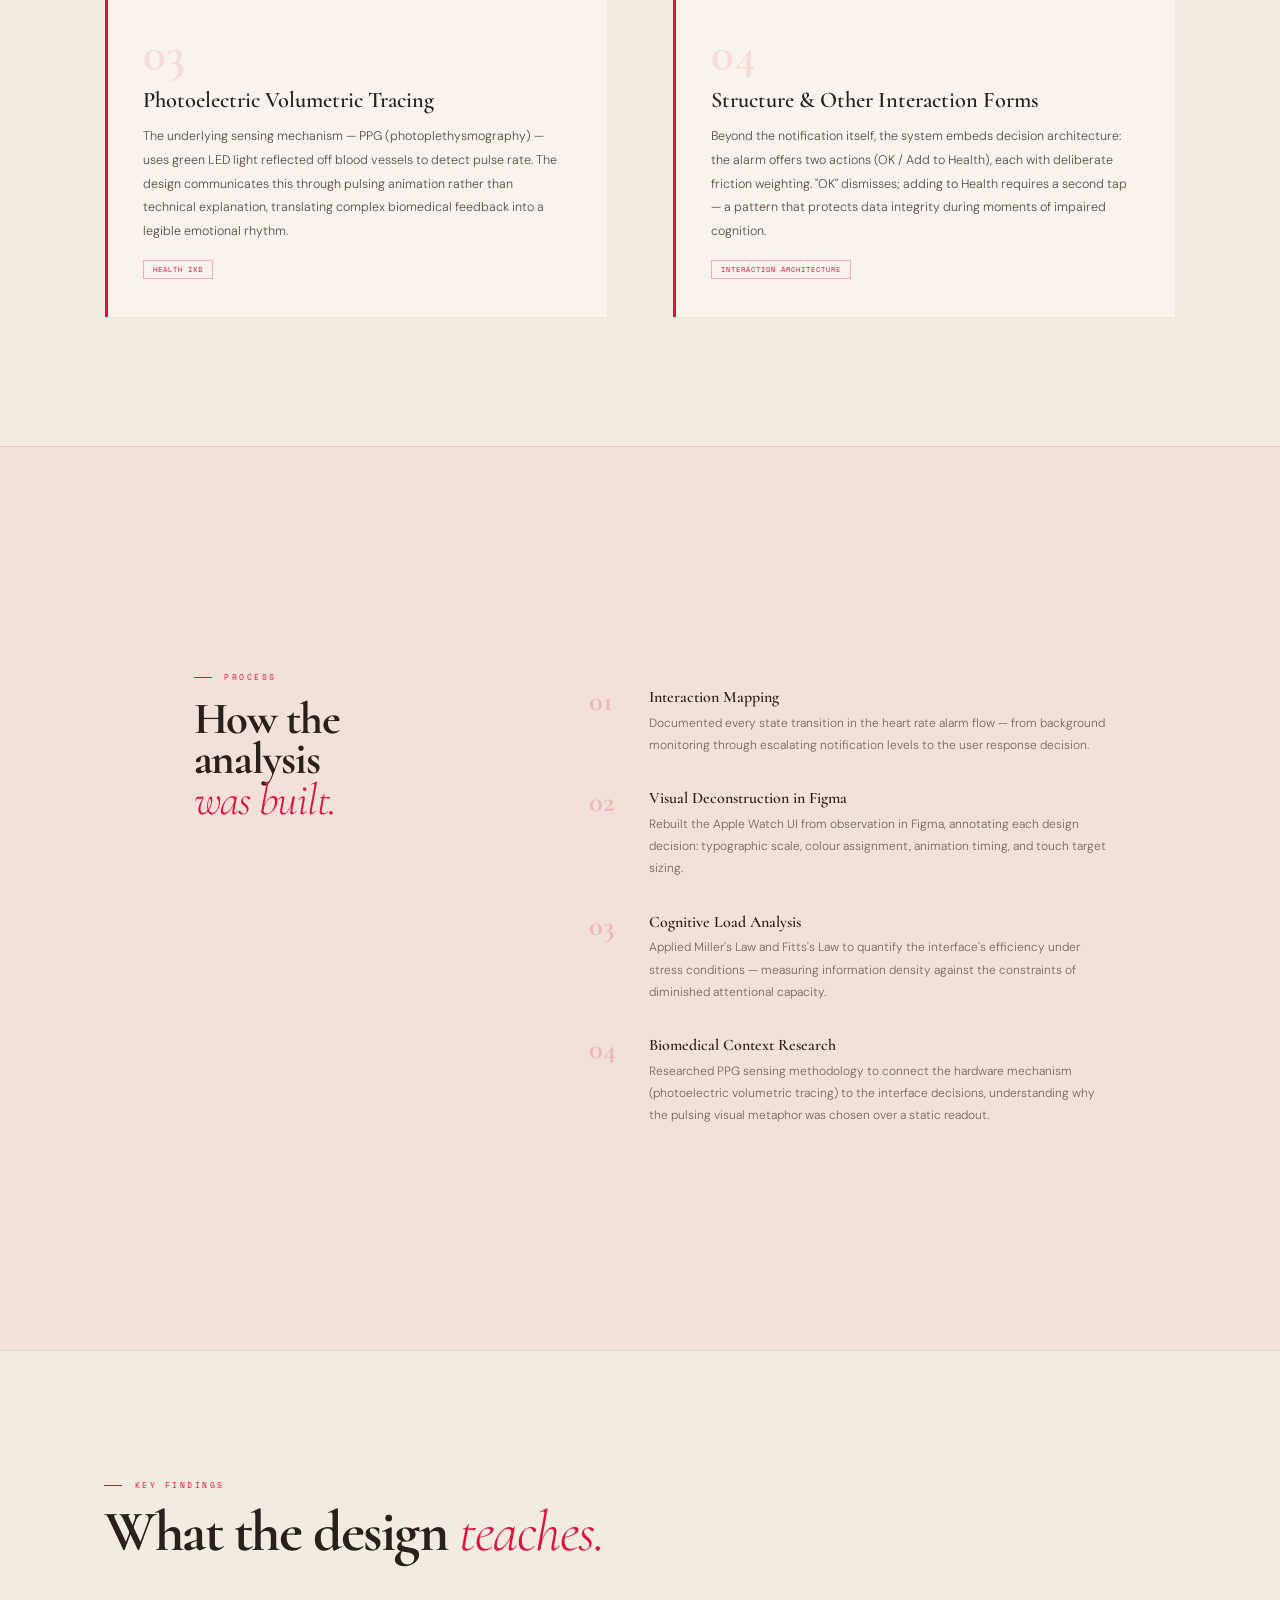
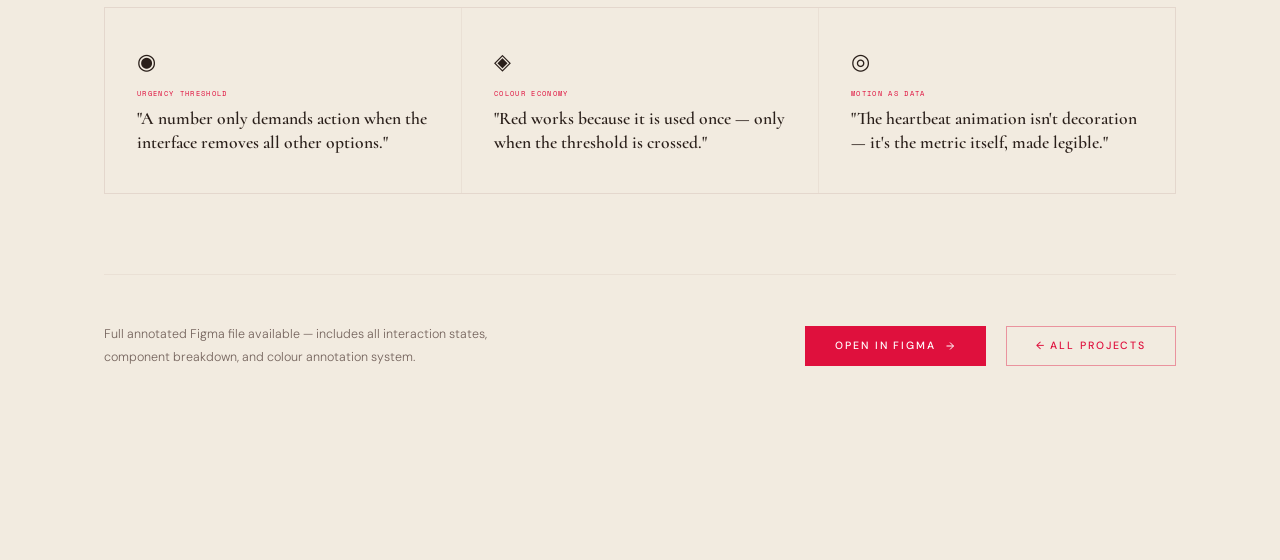
<file: case-study-apple-watch.html>
<!DOCTYPE html>
<html lang="en">
<head>
<meta charset="UTF-8">
<meta name="viewport" content="width=device-width, initial-scale=1.0">
<title>Apple Watch Heart Rate Alarm — UI Analysis · Jiarui Yao</title>
<link rel="preconnect" href="https://fonts.googleapis.com">
<link href="https://fonts.googleapis.com/css2?family=Cormorant:ital,wght@0,300;0,400;0,600;0,700;1,300;1,400&family=DM+Sans:wght@200;300;400;500&family=Space+Mono:wght@400&family=Afacad:wght@400;500;600&family=Inter:wght@300;400;500&family=Akshar:wght@300;400;500&display=swap" rel="stylesheet">
<style>
:root{
  --cream:#f2ebe0;--blush:#e8a8b0;--peach:#f2c89a;--wing:#b8cce0;
  --lilac:#d8c0d8;--ink:#2a1f1a;--ink2:#5a4840;--muted:#75645d;
  --border:rgba(200,176,168,.18);--glass:rgba(242,235,224,.72);
  /* Apple Watch red palette */
  --aw-red:#DF103D;--aw-pink:#FF8E7B;--aw-rose:#EC7274;
  --aw-blush:#E4B4B4;--aw-pale:#FFD6D6;--aw-dark:#82090B;
  --scroll:0;--scroll-p:0;
}
*,*::before,*::after{box-sizing:border-box;margin:0;padding:0;}
html{scroll-behavior:smooth;}
body{font-family:'DM Sans',sans-serif;font-weight:300;background:var(--cream);color:var(--ink);overflow-x:hidden;cursor:none;}
body::after{content:'';position:fixed;inset:0;z-index:9998;pointer-events:none;opacity:.04;background-image:url("data:image/svg+xml,%3Csvg viewBox='0 0 512 512' xmlns='http://www.w3.org/2000/svg'%3E%3Cfilter id='g'%3E%3CfeTurbulence type='fractalNoise' baseFrequency='0.72' numOctaves='4' stitchTiles='stitch'/%3E%3C/filter%3E%3Crect width='100%25' height='100%25' filter='url(%23g)'/%3E%3C/svg%3E");background-size:256px 256px;}
.bg{position:fixed;inset:0;z-index:-1;background:radial-gradient(ellipse 65% 55% at 20% 0%,rgba(223,16,61,.12) 0%,transparent 55%),radial-gradient(ellipse 55% 50% at 85% 35%,rgba(255,142,123,.1) 0%,transparent 55%),radial-gradient(ellipse 50% 45% at 50% 100%,rgba(242,235,224,.35) 0%,transparent 55%);background-color:var(--cream);}
#cur{width:7px;height:7px;background:var(--aw-red);border-radius:50%;position:fixed;top:0;left:0;pointer-events:none;z-index:9999;transform:translate(-50%,-50%);mix-blend-mode:multiply;transition:transform .15s;}
a:focus-visible,button:focus-visible{outline:2px solid var(--aw-red);outline-offset:4px;}

/* ── NAV ── */
nav{position:fixed;top:0;left:0;right:0;z-index:100;display:flex;align-items:center;justify-content:space-between;padding:1.8rem 4rem;transition:background .4s;}
nav.scrolled{background:rgba(242,235,224,.9);backdrop-filter:blur(20px);border-bottom:1px solid var(--border);}
.nav-logo{font-family:'Cormorant',serif;font-size:1.1rem;font-weight:700;letter-spacing:.08em;color:var(--ink);text-decoration:none;}
.nav-logo em{font-style:italic;font-weight:300;color:var(--blush);}
.nav-back{font-family:'Space Mono',monospace;font-size:.55rem;letter-spacing:.2em;text-transform:uppercase;color:var(--muted);text-decoration:none;display:flex;align-items:center;gap:.5rem;transition:color .2s,gap .2s;}
.nav-back svg{width:14px;height:14px;stroke:currentColor;fill:none;stroke-width:1.5;transition:transform .2s;}
.nav-back:hover{color:var(--ink);gap:.3rem;}
.nav-back:hover svg{transform:translateX(-3px);}

/* ── HERO ── */
.hero{position:relative;width:100%;height:100vh;display:flex;align-items:flex-end;overflow:hidden;}
.hero-bg{position:absolute;inset:0;background:linear-gradient(180deg,#DF103D 11%,#FF8E7B 84.5%);}
.hero-overlay{position:absolute;inset:0;background:linear-gradient(to right,rgba(0,0,0,.18) 0%,transparent 50%),linear-gradient(to bottom,rgba(0,0,0,.08) 0%,rgba(0,0,0,.35) 100%);}
.hero-img{position:absolute;inset:0;}
.hero-img img{width:100%;height:100%;object-fit:cover;object-position:center 30%;display:block;opacity:.88;}
.hero-content{position:relative;z-index:10;padding:0 4rem 4.5rem;width:100%;display:grid;grid-template-columns:1fr auto;align-items:end;gap:3rem;}
.hero-label{font-family:'Space Mono',monospace;font-size:.52rem;letter-spacing:.28em;text-transform:uppercase;color:rgba(255,220,215,.75);display:flex;align-items:center;gap:.8rem;margin-bottom:1.2rem;}
.hero-label::before{content:'';width:18px;height:1px;background:rgba(255,220,215,.6);}
.hero-title{font-family:'Cormorant',serif;font-size:clamp(3.2rem,7vw,7.5rem);font-weight:700;line-height:.88;letter-spacing:-.025em;color:#fff;margin-bottom:.5rem;}
.hero-title em{display:block;font-style:italic;font-weight:300;color:rgba(255,220,215,.88);}
.hero-sub{font-family:'Cormorant',serif;font-size:clamp(.95rem,1.5vw,1.15rem);font-style:italic;font-weight:300;color:rgba(255,220,215,.6);margin-top:.8rem;}
.hero-meta{text-align:right;padding-bottom:.2rem;}
.hero-params{font-family:'Space Mono',monospace;font-size:.5rem;letter-spacing:.14em;text-transform:uppercase;color:rgba(255,200,195,.5);line-height:2;}
.hero-params strong{color:rgba(255,220,215,.75);font-weight:400;}
.hero-scroll{position:absolute;bottom:2rem;left:50%;transform:translateX(-50%);display:flex;flex-direction:column;align-items:center;gap:.4rem;pointer-events:none;z-index:10;opacity:0;animation:fadeIn .8s 1.8s forwards;}
.hero-scroll span{font-family:'Space Mono',monospace;font-size:.46rem;letter-spacing:.24em;text-transform:uppercase;color:rgba(255,220,215,.4);}
.hero-scroll-line{width:1px;height:36px;background:linear-gradient(to bottom,rgba(255,200,195,.5),transparent);animation:pulse 2s ease-in-out infinite;}
@keyframes pulse{0%,100%{transform:scaleY(1);opacity:.5;}50%{transform:scaleY(.4);opacity:.1;}}
@keyframes fadeIn{from{opacity:0;}to{opacity:1;}}

/* ── SECTIONS ── */
.section{max-width:1200px;margin:0 auto;padding:8rem 4rem;opacity:0;transform:translateY(40px);transition:opacity .9s cubic-bezier(.22,1,.36,1),transform .9s cubic-bezier(.22,1,.36,1);}
.section.visible{opacity:1;transform:translateY(0);}
.s-label{font-family:'Space Mono',monospace;font-size:.52rem;letter-spacing:.3em;text-transform:uppercase;color:var(--aw-red);display:flex;align-items:center;gap:.8rem;margin-bottom:1rem;}
.s-label::before{content:'';width:18px;height:1px;background:var(--aw-red);}
.s-title{font-family:'Cormorant',serif;font-size:clamp(2rem,4.5vw,4rem);font-weight:700;line-height:.9;letter-spacing:-.025em;color:var(--ink);margin-bottom:1.8rem;}
.s-title em{font-style:italic;font-weight:300;color:var(--aw-red);}
.s-body{font-size:.88rem;line-height:2;color:var(--ink2);max-width:680px;}
.s-body p+p{margin-top:1.2rem;}

/* ── OVERVIEW STATS ── */
.overview-grid{display:grid;grid-template-columns:1fr 1fr;gap:5rem;align-items:start;}
.stat-row{display:flex;flex-direction:column;gap:2rem;margin-top:2rem;}
.stat-item{}
.stat-label{font-family:'Space Mono',monospace;font-size:.48rem;letter-spacing:.2em;text-transform:uppercase;color:rgba(223,16,61,.6);margin-bottom:.35rem;}
.stat-value{font-family:'Cormorant',serif;font-size:1.4rem;font-weight:600;color:var(--ink);line-height:1.2;}

/* ── FIGMA SLIDE RECONSTRUCTION ── */
.slide-section{background:linear-gradient(180deg,rgba(223,16,61,.06) 0%,transparent 100%);border-top:1px solid rgba(223,16,61,.12);border-bottom:1px solid rgba(223,16,61,.12);padding:6rem 0;}
.slide-section-inner{max-width:1320px;margin:0 auto;padding:0 4rem;}
.slide-title-row{display:flex;align-items:baseline;gap:2rem;margin-bottom:3rem;}
.slide-label{font-family:'Space Mono',monospace;font-size:.52rem;letter-spacing:.3em;text-transform:uppercase;color:var(--aw-red);display:flex;align-items:center;gap:.8rem;}
.slide-label::before{content:'';width:18px;height:1px;background:var(--aw-red);}
.slide-caption{font-family:'Cormorant',serif;font-size:1rem;font-style:italic;color:var(--muted);}

/* 16:9 Figma slide container — scales responsively */
.figma-slide-wrap{position:relative;width:100%;aspect-ratio:16/9;overflow:hidden;border-radius:4px;box-shadow:0 40px 80px rgba(223,16,61,.22),0 8px 24px rgba(0,0,0,.18);}
.figma-slide{position:absolute;inset:0;background:linear-gradient(180deg,#DF103D 11%,#FF8E7B 84.5%);overflow:hidden;}

/* Watch image — center-right, spans most of height */
.fs-watch{position:absolute;right:4%;top:10%;width:38%;height:85%;display:flex;align-items:center;justify-content:center;}
.fs-watch img{width:100%;height:100%;object-fit:contain;object-position:center;}

/* White gradient veil over watch — matches image 8 in Figma */
.fs-veil{position:absolute;right:4%;top:10%;width:38%;height:85%;background:linear-gradient(181.08deg,#fff 0.9%,rgba(255,255,255,0) 99.1%);pointer-events:none;}

/* Annotation bubbles */
.fs-ann{position:absolute;display:flex;flex-direction:column;gap:2%;}
.fs-bubble{display:flex;align-items:flex-start;gap:3%;}
.fs-dot{flex-shrink:0;border-radius:50%;}

/* Title annotation — left side */
.fs-title-ann{position:absolute;left:3%;top:29%;}
.fs-title-ann .fs-dot{width:3.2%;aspect-ratio:1;background:#EC7274;border-radius:50%;flex-shrink:0;}
.fs-title-text{font-family:'Afacad',sans-serif;font-size:clamp(.6rem,2.5vw,2.2rem);font-weight:400;color:#fff;text-shadow:0 4px 4px rgba(0,0,0,.25);line-height:1.33;margin-left:1%;}

/* Function annotation — top left */
.fs-func{position:absolute;left:3%;top:8%;width:28%;}
.fs-func-dot{width:5.2%;aspect-ratio:1;background:rgba(231,63,99,.89);border-radius:50%;flex-shrink:0;margin-bottom:4%;}
.fs-func-text{font-family:'Afacad',sans-serif;font-size:clamp(.4rem,1.3vw,1rem);font-weight:400;color:#D9D9D9;line-height:1.33;margin-left:0;}

/* Process annotation */
.fs-proc{position:absolute;left:6%;top:48%;}
.fs-proc .fs-dot{width:5.5%;aspect-ratio:1;background:#E4B4B4;border-radius:50%;flex-shrink:0;}
.fs-proc-text{font-family:'Inter',sans-serif;font-size:clamp(.45rem,1.5vw,1.1rem);color:#8C1C64;font-weight:400;margin-left:2%;}

/* Photoelectric annotation */
.fs-photo{position:absolute;left:8%;top:62%;}
.fs-photo .fs-dot{width:6.6%;aspect-ratio:1;background:#FFD6D6;border-radius:50%;flex-shrink:0;}
.fs-photo-text{font-family:'Inter',sans-serif;font-size:clamp(.4rem,1.2vw,.9rem);color:#8C1C64;font-weight:400;margin-left:2%;}

/* Structures annotation — right side */
.fs-struct{position:absolute;right:4%;top:8%;width:24%;text-align:right;}
.fs-struct .fs-dot{width:5.2%;aspect-ratio:1;background:#E4B4B4;border-radius:50%;flex-shrink:0;margin-left:auto;margin-bottom:3%;}
.fs-struct-text{font-family:'Akshar',sans-serif;font-size:clamp(.35rem,1.1vw,.85rem);color:#82090B;font-weight:400;line-height:1.38;}

/* Apple logo top right */
.fs-apple{position:absolute;top:3%;right:3%;opacity:.7;}
.fs-apple svg{width:clamp(1.2rem,3.5vw,3rem);height:auto;}

/* ── TWO-COL ANALYSIS ── */
.analysis-grid{display:grid;grid-template-columns:1fr 1fr;gap:4rem;margin-top:3rem;}
.analysis-card{border:1px solid var(--border);padding:2.4rem;background:rgba(255,252,248,.5);position:relative;overflow:hidden;}
.analysis-card::before{content:'';position:absolute;top:0;left:0;width:3px;height:0;background:var(--aw-red);transition:height .6s cubic-bezier(.22,1,.36,1);}
.analysis-card.visible::before{height:100%;}
.ac-num{font-family:'Cormorant',serif;font-size:3rem;font-weight:700;color:rgba(223,16,61,.1);line-height:1;margin-bottom:.5rem;}
.ac-title{font-family:'Cormorant',serif;font-size:1.4rem;font-weight:600;color:var(--ink);margin-bottom:.8rem;}
.ac-body{font-size:.78rem;line-height:1.9;color:var(--ink2);}
.ac-tag{display:inline-block;font-family:'Space Mono',monospace;font-size:.44rem;letter-spacing:.14em;text-transform:uppercase;color:var(--aw-red);border:1px solid rgba(223,16,61,.3);padding:.18rem .55rem;margin-top:1rem;}

/* ── METHODOLOGY SECTION ── */
.method-bg{background:rgba(223,16,61,.04);border-top:1px solid rgba(223,16,61,.1);border-bottom:1px solid rgba(223,16,61,.1);padding:6rem 0;}
.method-inner{max-width:1200px;margin:0 auto;padding:0 4rem;}
.method-grid{display:grid;grid-template-columns:1fr 2fr;gap:6rem;align-items:start;}
.method-steps{display:flex;flex-direction:column;gap:2rem;margin-top:1rem;}
.method-step{display:grid;grid-template-columns:2.5rem 1fr;gap:1.2rem;align-items:start;}
.ms-num{font-family:'Cormorant',serif;font-size:1.8rem;font-weight:700;color:rgba(223,16,61,.2);line-height:1;}
.ms-content{}
.ms-title{font-family:'Cormorant',serif;font-size:1rem;font-weight:600;color:var(--ink);margin-bottom:.3rem;}
.ms-body{font-size:.75rem;line-height:1.85;color:var(--muted);}

/* ── KEY FINDINGS ── */
.findings-row{display:flex;gap:1px;background:var(--border);border:1px solid var(--border);margin-top:3rem;}
.finding{flex:1;background:var(--cream);padding:2.4rem 2rem;}
.f-icon{font-size:1.4rem;margin-bottom:.8rem;}
.f-label{font-family:'Space Mono',monospace;font-size:.46rem;letter-spacing:.18em;text-transform:uppercase;color:var(--aw-red);margin-bottom:.5rem;}
.f-text{font-family:'Cormorant',serif;font-size:1.1rem;font-weight:600;line-height:1.35;color:var(--ink);}

/* ── FIGMA LINK CTA ── */
.figma-cta{border-top:1px solid var(--border);margin-top:5rem;padding-top:3rem;display:flex;align-items:center;justify-content:space-between;}
.fc-copy{font-size:.78rem;line-height:1.8;color:var(--muted);max-width:440px;}
.btn-red{font-family:'DM Sans',sans-serif;font-size:.66rem;letter-spacing:.18em;text-transform:uppercase;font-weight:500;color:#fff;text-decoration:none;display:inline-flex;align-items:center;gap:.5rem;background:var(--aw-red);border:1px solid var(--aw-red);padding:.78rem 1.8rem;transition:background .2s,transform .2s;}
.btn-red:hover{background:#b80c30;transform:translateY(-1px);}
.btn-red svg{width:12px;height:12px;stroke:currentColor;fill:none;stroke-width:2;}
.btn-ghost-red{font-family:'DM Sans',sans-serif;font-size:.66rem;letter-spacing:.18em;text-transform:uppercase;font-weight:500;color:var(--aw-red);text-decoration:none;display:inline-flex;align-items:center;gap:.5rem;border:1px solid rgba(223,16,61,.4);padding:.78rem 1.8rem;transition:all .2s;margin-left:1rem;}
.btn-ghost-red:hover{background:rgba(223,16,61,.06);}

/* ── RESPONSIVE ── */
@media(max-width:768px){
  nav{padding:1.4rem 1.5rem;}
  .hero-content{grid-template-columns:1fr;padding:0 1.5rem 3rem;}
  .hero-meta{display:none;}
  .section,.slide-section-inner,.method-inner{padding-left:1.5rem;padding-right:1.5rem;}
  .overview-grid,.analysis-grid,.method-grid{grid-template-columns:1fr;}
  .findings-row{flex-direction:column;}
  .figma-cta{flex-direction:column;gap:1.5rem;align-items:flex-start;}
  .fs-func-text,.fs-proc-text,.fs-photo-text,.fs-struct-text{display:none;}
}
@media(hover:none),(pointer:coarse){body{cursor:auto;}#cur{display:none;}}
@media(prefers-reduced-motion:reduce){html{scroll-behavior:auto;}*,*::before,*::after{animation-duration:.01ms!important;animation-iteration-count:1!important;transition-duration:.01ms!important;}#cur{display:none;}}
</style>
</head>
<body>
<div id="cur"></div>
<div class="bg"></div>

<nav id="nav">
  <a href="index.html" class="nav-logo">Jiarui <em>Yao</em></a>
  <a href="projects.html" class="nav-back">
    <svg viewBox="0 0 24 24"><line x1="19" y1="12" x2="5" y2="12"/><polyline points="12 19 5 12 12 5"/></svg>
    All Projects
  </a>
</nav>

<!-- ══ HERO ══ -->
<div class="hero">
  <div class="hero-bg"></div>
  <div class="hero-overlay"></div>
  <div class="hero-img">
    <img src="imag/project/02.png" alt="Apple Watch Heart Rate Alarm UI">
  </div>
  <div class="hero-content">
    <div>
      <div class="hero-label">Project 02 · UI Analysis · Fall 2024</div>
      <h1 class="hero-title">Apple Watch —<br><em>Heart Rate Alarm</em></h1>
      <p class="hero-sub">At what point does a number become something you cannot ignore?</p>
    </div>
    <div class="hero-meta">
      <p class="hero-params">
        <strong>Course</strong> IxD Behaviours<br>
        <strong>Tools</strong> Figma · UI Analysis<br>
        <strong>Year</strong> Fall 2024<br>
        <strong>Type</strong> UI Design Analysis
      </p>
    </div>
  </div>
  <div class="hero-scroll">
    <span>Scroll</span>
    <div class="hero-scroll-line"></div>
  </div>
</div>

<!-- ══ OVERVIEW ══ -->
<section class="section" id="overview">
  <div class="overview-grid">
    <div>
      <div class="s-label">Overview</div>
      <h2 class="s-title">Colour theory<br>at the limit of <em>reaction time.</em></h2>
    </div>
    <div>
      <div class="s-body">
        <p>The Apple Watch Heart Rate Alarm UI raises a fundamental question in health interaction design: how does a visual system communicate urgency without creating panic?</p>
        <p>This project analyses the information hierarchy, colour psychology, and cognitive load management embedded in Apple's heart rate notification system — examining how every design decision operates under the constraint of critical seconds.</p>
      </div>
      <div class="stat-row">
        <div class="stat-item"><div class="stat-label">Design Question</div><div class="stat-value">When does a number demand action?</div></div>
        <div class="stat-item"><div class="stat-label">Key Mechanism</div><div class="stat-value">Photoelectric volumetric tracing</div></div>
        <div class="stat-item"><div class="stat-label">Platform</div><div class="stat-value">watchOS · Apple Watch Series 8</div></div>
      </div>
    </div>
  </div>
</section>

<!-- ══ FIGMA SLIDE RECONSTRUCTION ══ -->
<div class="slide-section">
  <div class="slide-section-inner">
    <div class="slide-title-row">
      <div class="slide-label">Figma Design Slide</div>
      <span class="slide-caption">Reconstructed 1920 × 1080 — interaction analysis layout</span>
    </div>

    <div class="figma-slide-wrap section" id="slide">
      <div class="figma-slide">

        <!-- Apple logo top right -->
        <div class="fs-apple">
          <svg viewBox="0 0 24 24" fill="rgba(255,255,255,.7)"><path d="M18.71 19.5c-.83 1.24-1.71 2.45-3.05 2.47-1.34.03-1.77-.79-3.29-.79-1.53 0-2 .77-3.27.82-1.31.05-2.3-1.32-3.14-2.53C4.25 17 2.94 12.45 4.7 9.39c.87-1.52 2.43-2.48 4.12-2.51 1.28-.02 2.5.87 3.29.87.78 0 2.26-1.07 3.8-.91.65.03 2.47.26 3.64 1.98-.09.06-2.17 1.28-2.15 3.81.03 3.02 2.65 4.03 2.68 4.04-.03.07-.42 1.44-1.38 2.83M13 3.5c.73-.83 1.94-1.46 2.94-1.5.13 1.17-.34 2.35-1.04 3.19-.69.85-1.83 1.51-2.95 1.42-.15-1.15.41-2.35 1.05-3.11z"/></svg>
        </div>

        <!-- FUNCTION — top left explanation -->
        <div class="fs-func">
          <div style="display:flex;align-items:flex-start;gap:6%;">
            <div class="fs-dot fs-func-dot" style="width:6%;padding-top:6%;background:rgba(231,63,99,.89);border-radius:50%;flex-shrink:0;margin-top:2%;"></div>
            <div>
              <div style="font-family:'Space Mono',monospace;font-size:clamp(.32rem,.9vw,.72rem);letter-spacing:.12em;text-transform:uppercase;color:rgba(217,217,217,.75);margin-bottom:4%;">Function</div>
              <p class="fs-func-text">If your heart rate remains above or below a chosen beats per minute (BPM), your Apple Watch can notify you.</p>
            </div>
          </div>
        </div>

        <!-- TITLE — left centre -->
        <div class="fs-title-ann" style="left:3%;top:30%;display:flex;align-items:flex-start;gap:2%;">
          <div style="width:3.2%;padding-top:3.2%;background:#EC7274;border-radius:50%;flex-shrink:0;margin-top:1%;"></div>
          <div class="fs-title-text">Apple Watch<br>Heart Rate<br>Alarm</div>
        </div>

        <!-- PROCESS — left mid -->
        <div class="fs-proc" style="left:4%;top:50%;display:flex;align-items:center;gap:3%;">
          <div style="width:5.5%;padding-top:5.5%;background:#E4B4B4;border-radius:50%;flex-shrink:0;"></div>
          <span class="fs-proc-text">Process</span>
        </div>

        <!-- PHOTOELECTRIC — left lower -->
        <div class="fs-photo" style="left:5%;top:63%;display:flex;align-items:center;gap:3%;">
          <div style="width:6.5%;padding-top:6.5%;background:#FFD6D6;border-radius:50%;flex-shrink:0;"></div>
          <span class="fs-photo-text">photoelectric<br>volumetric tracing</span>
        </div>

        <!-- WATCH IMAGE — centre right -->
        <div class="fs-watch">
          <img src="imag/project/02.png" alt="Apple Watch Heart Rate UI">
        </div>

        <!-- White gradient veil over watch top -->
        <div class="fs-veil"></div>

        <!-- STRUCTURES — right side -->
        <div class="fs-struct" style="right:2%;top:8%;display:flex;flex-direction:column;align-items:flex-end;">
          <div style="width:5%;padding-top:5%;background:#E4B4B4;border-radius:50%;margin-bottom:5%;"></div>
          <span class="fs-struct-text">Structures and other<br>forms of work</span>
        </div>

      </div>
    </div>

    <p style="font-family:'Space Mono',monospace;font-size:.46rem;letter-spacing:.16em;text-transform:uppercase;color:rgba(160,136,128,.45);margin-top:1.2rem;text-align:right;">Figma design · 1920 × 1080 · IxD Behaviours · Fall 2024</p>
  </div>
</div>

<!-- ══ ANALYSIS ══ -->
<section class="section" id="analysis">
  <div class="s-label">Design Analysis</div>
  <h2 class="s-title">Three layers of <em>urgency design.</em></h2>
  <div class="analysis-grid">
    <div class="analysis-card section" id="ac1">
      <div class="ac-num">01</div>
      <div class="ac-title">Colour as Cognitive Trigger</div>
      <p class="ac-body">Apple's use of saturated red (#FF3B30) for abnormal readings exploits pre-attentive processing — the visual system flags the anomaly before conscious attention arrives. The gradient from warning amber to alarm red encodes escalating urgency without requiring the user to read a single word.</p>
      <span class="ac-tag">Colour Psychology</span>
    </div>
    <div class="analysis-card section" id="ac2">
      <div class="ac-num">02</div>
      <div class="ac-title">Information Hierarchy Under Stress</div>
      <p class="ac-body">The BPM number dominates at 72px. Secondary context (timestamp, previous reading) is reduced to 17px — a 4:1 ratio that ensures the critical datum lands in peripheral vision even during a health crisis. This hierarchy is not aesthetic; it is physiological.</p>
      <span class="ac-tag">Visual Hierarchy</span>
    </div>
    <div class="analysis-card section" id="ac3">
      <div class="ac-num">03</div>
      <div class="ac-title">Photoelectric Volumetric Tracing</div>
      <p class="ac-body">The underlying sensing mechanism — PPG (photoplethysmography) — uses green LED light reflected off blood vessels to detect pulse rate. The design communicates this through pulsing animation rather than technical explanation, translating complex biomedical feedback into a legible emotional rhythm.</p>
      <span class="ac-tag">Health IxD</span>
    </div>
    <div class="analysis-card section" id="ac4">
      <div class="ac-num">04</div>
      <div class="ac-title">Structure & Other Interaction Forms</div>
      <p class="ac-body">Beyond the notification itself, the system embeds decision architecture: the alarm offers two actions (OK / Add to Health), each with deliberate friction weighting. "OK" dismisses; adding to Health requires a second tap — a pattern that protects data integrity during moments of impaired cognition.</p>
      <span class="ac-tag">Interaction Architecture</span>
    </div>
  </div>
</section>

<!-- ══ METHODOLOGY ══ -->
<div class="method-bg">
  <div class="method-inner">
    <div class="method-grid">
      <div class="section" id="method-title">
        <div class="s-label">Process</div>
        <h2 class="s-title" style="font-size:clamp(1.8rem,3.5vw,3.2rem);">How the<br>analysis<br><em>was built.</em></h2>
      </div>
      <div class="method-steps section" id="method-steps">
        <div class="method-step">
          <div class="ms-num">01</div>
          <div class="ms-content">
            <div class="ms-title">Interaction Mapping</div>
            <p class="ms-body">Documented every state transition in the heart rate alarm flow — from background monitoring through escalating notification levels to the user response decision.</p>
          </div>
        </div>
        <div class="method-step">
          <div class="ms-num">02</div>
          <div class="ms-content">
            <div class="ms-title">Visual Deconstruction in Figma</div>
            <p class="ms-body">Rebuilt the Apple Watch UI from observation in Figma, annotating each design decision: typographic scale, colour assignment, animation timing, and touch target sizing.</p>
          </div>
        </div>
        <div class="method-step">
          <div class="ms-num">03</div>
          <div class="ms-content">
            <div class="ms-title">Cognitive Load Analysis</div>
            <p class="ms-body">Applied Miller's Law and Fitts's Law to quantify the interface's efficiency under stress conditions — measuring information density against the constraints of diminished attentional capacity.</p>
          </div>
        </div>
        <div class="method-step">
          <div class="ms-num">04</div>
          <div class="ms-content">
            <div class="ms-title">Biomedical Context Research</div>
            <p class="ms-body">Researched PPG sensing methodology to connect the hardware mechanism (photoelectric volumetric tracing) to the interface decisions, understanding why the pulsing visual metaphor was chosen over a static readout.</p>
          </div>
        </div>
      </div>
    </div>
  </div>
</div>

<!-- ══ KEY FINDINGS ══ -->
<section class="section" id="findings">
  <div class="s-label">Key Findings</div>
  <h2 class="s-title">What the design <em>teaches.</em></h2>
  <div class="findings-row">
    <div class="finding">
      <div class="f-icon">◉</div>
      <div class="f-label">Urgency Threshold</div>
      <p class="f-text">"A number only demands action when the interface removes all other options."</p>
    </div>
    <div class="finding">
      <div class="f-icon">◈</div>
      <div class="f-label">Colour Economy</div>
      <p class="f-text">"Red works because it is used once — only when the threshold is crossed."</p>
    </div>
    <div class="finding">
      <div class="f-icon">◎</div>
      <div class="f-label">Motion as Data</div>
      <p class="f-text">"The heartbeat animation isn't decoration — it's the metric itself, made legible."</p>
    </div>
  </div>

  <div class="figma-cta">
    <p class="fc-copy">Full annotated Figma file available — includes all interaction states, component breakdown, and colour annotation system.</p>
    <div>
      <a href="https://www.figma.com/design/4tiSLcmYzIpwd6J7guS2Cl/Untitled?node-id=0-1&t=RswTCkgtP9SRlQXD-1" target="_blank" rel="noopener noreferrer" class="btn-red">
        Open in Figma
        <svg viewBox="0 0 24 24"><line x1="5" y1="12" x2="19" y2="12"/><polyline points="12 5 19 12 12 19"/></svg>
      </a>
      <a href="projects.html" class="btn-ghost-red">← All Projects</a>
    </div>
  </div>
</section>

<div style="height:4rem;"></div>

<script>
  const cur=document.getElementById('cur');
  document.addEventListener('mousemove',e=>{cur.style.left=e.clientX+'px';cur.style.top=e.clientY+'px';});
  document.querySelectorAll('a,button').forEach(el=>{
    el.addEventListener('mouseenter',()=>cur.style.transform='translate(-50%,-50%) scale(2.2)');
    el.addEventListener('mouseleave',()=>cur.style.transform='translate(-50%,-50%) scale(1)');
  });
  window.addEventListener('scroll',()=>document.getElementById('nav').classList.toggle('scrolled',scrollY>40),{passive:true});

  /* Scroll reveal */
  const obs=new IntersectionObserver(entries=>{
    entries.forEach(e=>{if(e.isIntersecting){e.target.classList.add('visible');obs.unobserve(e.target);}});
  },{threshold:0.08});
  document.querySelectorAll('.section').forEach(el=>obs.observe(el));

  /* Analysis cards left-border animation trigger */
  const cardObs=new IntersectionObserver(entries=>{
    entries.forEach(e=>{if(e.isIntersecting){e.target.classList.add('visible');}});
  },{threshold:0.1});
  document.querySelectorAll('.analysis-card').forEach(el=>cardObs.observe(el));

  /* Liquid veil transition */
  (function(){
    const veil=document.createElement('div');
    Object.assign(veil.style,{position:'fixed',inset:'0',zIndex:'99999',background:'#f2ebe0',transformOrigin:'top center',transform:'translateY(0)',transition:'transform 0.72s cubic-bezier(0.76,0,0.24,1)',pointerEvents:'none'});
    const sh=document.createElement('div');
    Object.assign(sh.style,{position:'absolute',inset:'0',background:'linear-gradient(135deg,rgba(223,16,61,.15) 0%,transparent 45%,rgba(255,142,123,.1) 100%)'});
    veil.appendChild(sh);
    document.body.prepend(veil);
    veil.getBoundingClientRect();
    requestAnimationFrame(()=>requestAnimationFrame(()=>{veil.style.transform='translateY(-100%)';}));
    let nav=false;
    document.addEventListener('click',e=>{
      const a=e.target.closest('a[href]');
      if(!a||nav)return;
      const h=a.getAttribute('href');
      if(!h||h==='#'||h.startsWith('#')||h.startsWith('http')||a.target==='_blank')return;
      e.preventDefault();nav=true;
      veil.style.transition='transform 0.58s cubic-bezier(0.76,0,0.24,1)';
      veil.style.transform='translateY(0)';
      setTimeout(()=>{window.location.href=h;},580);
    });
  })();

  /* Scroll broadcast */
  (function(){
    function b(){const y=window.scrollY,m=document.body.scrollHeight-window.innerHeight;document.documentElement.style.setProperty('--scroll',y);document.documentElement.style.setProperty('--scroll-p',m>0?y/m:0);}
    window.addEventListener('scroll',b,{passive:true});b();
  })();
</script>
</body>
</html>
</file>
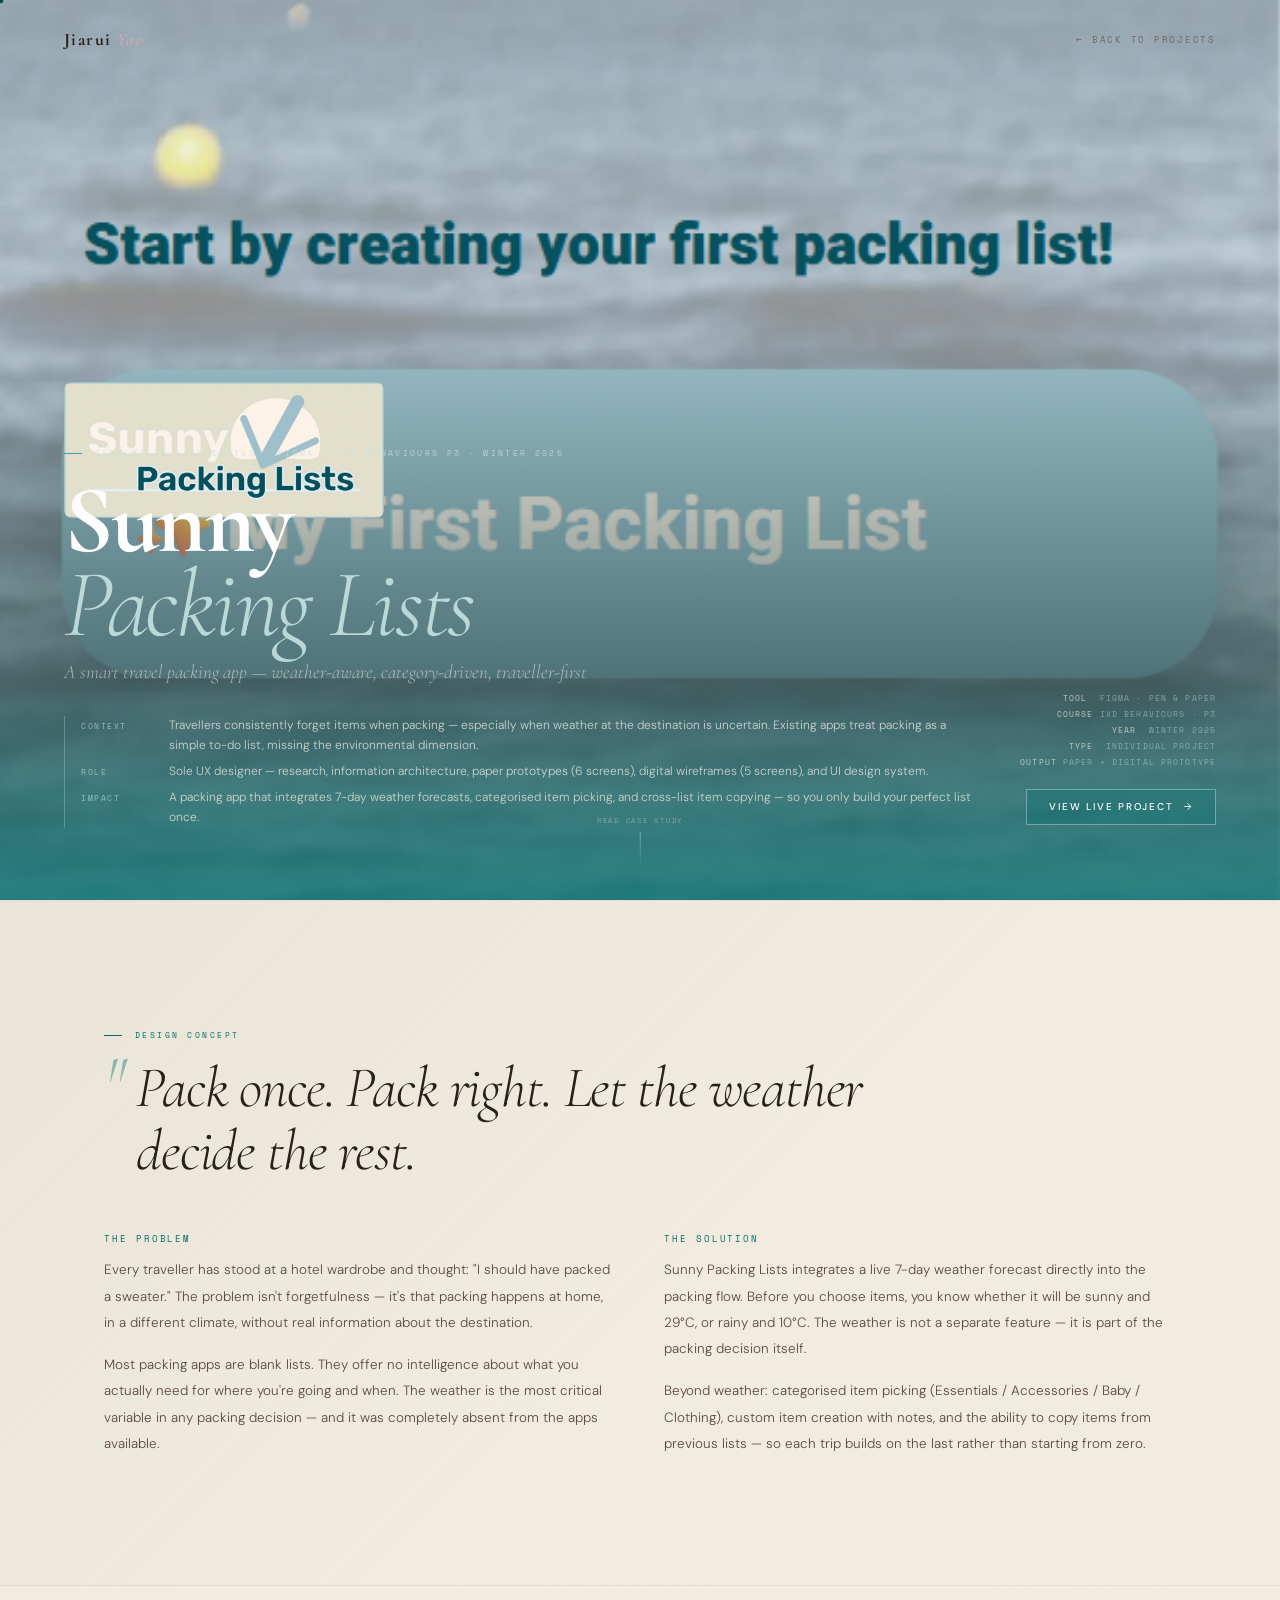
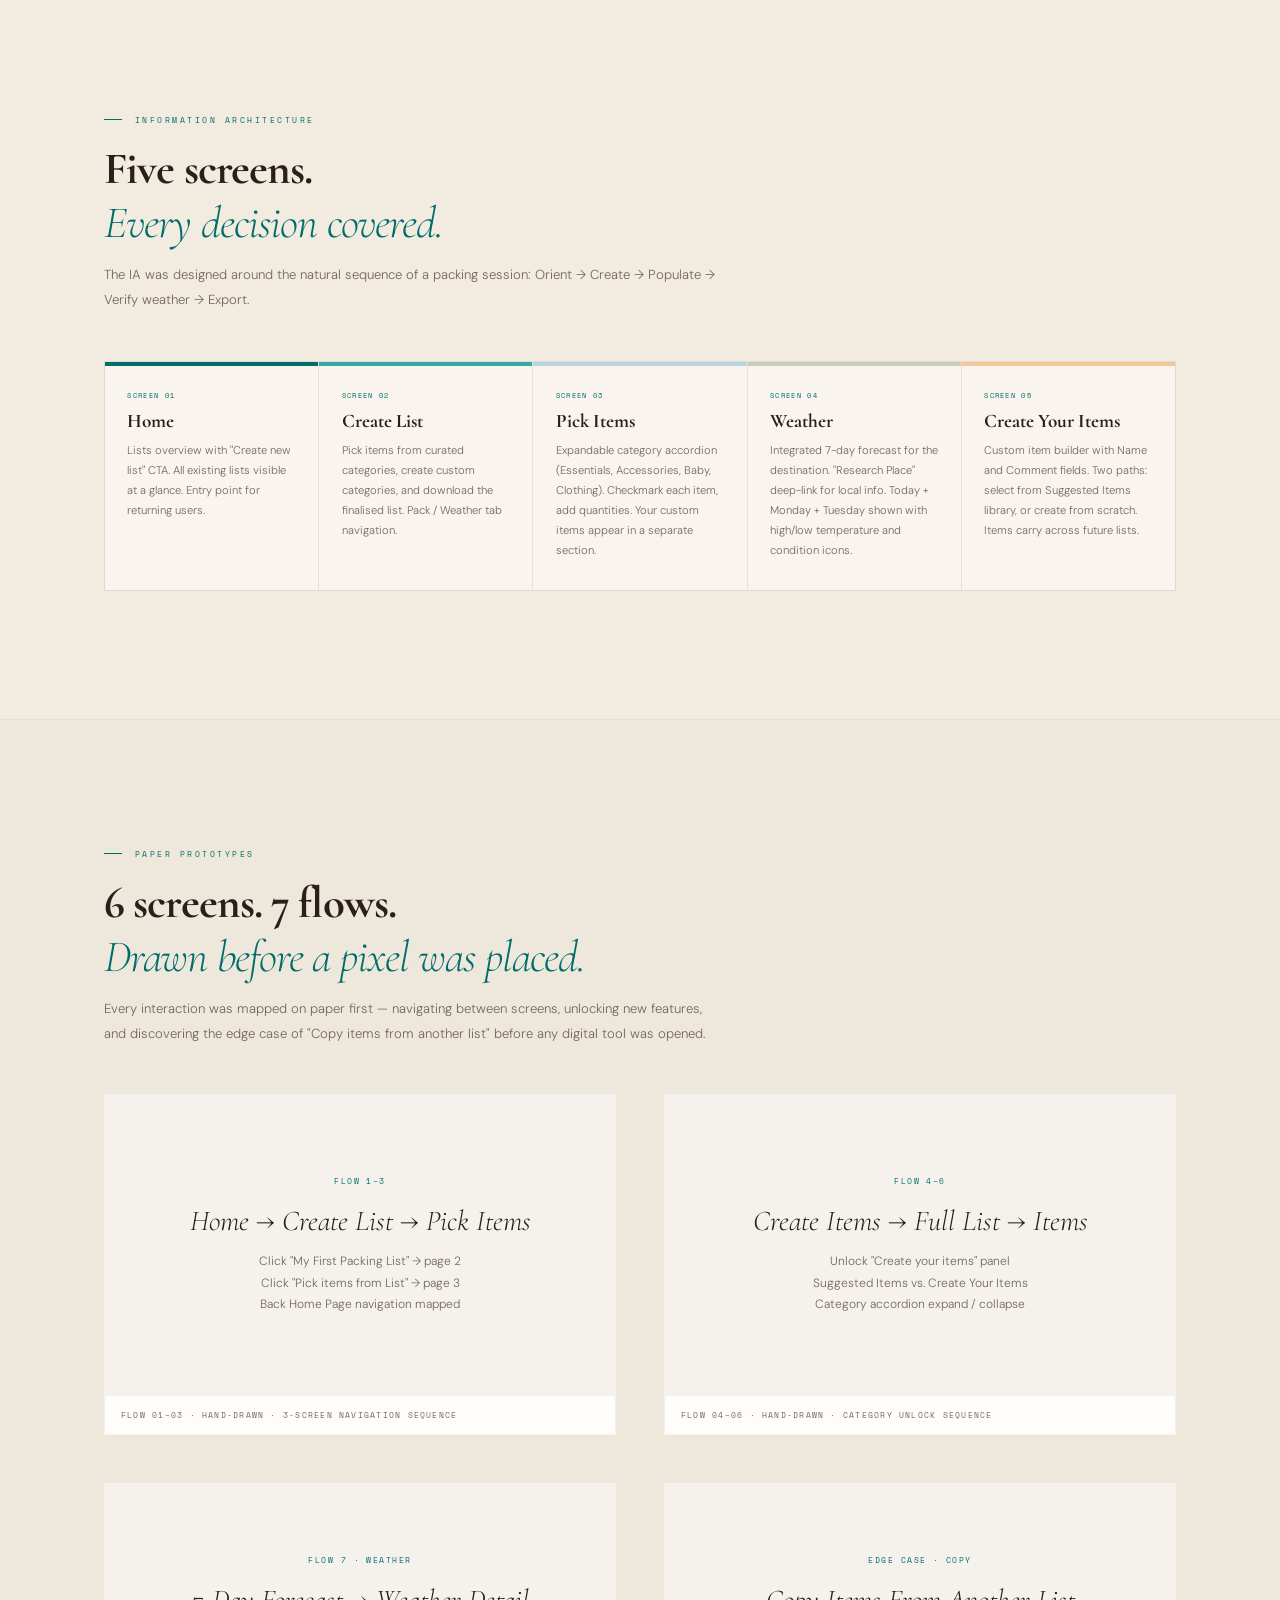
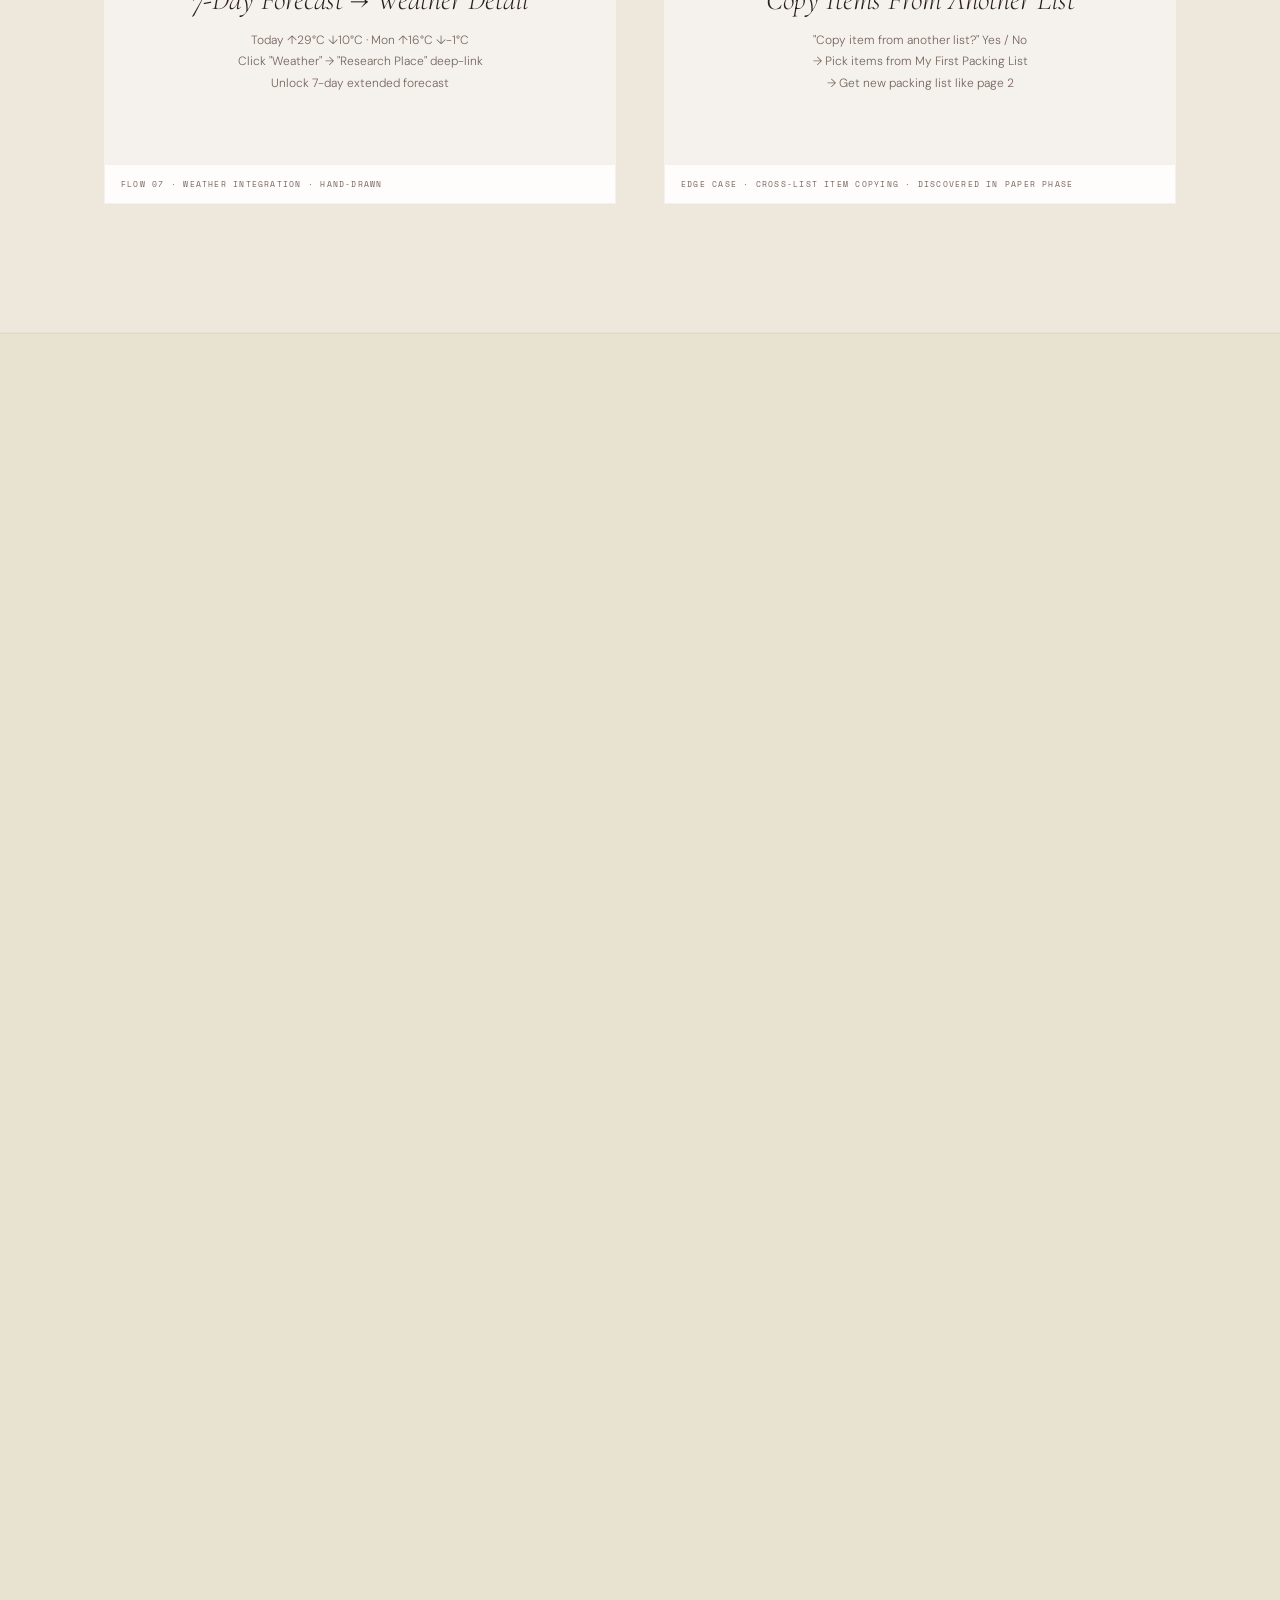
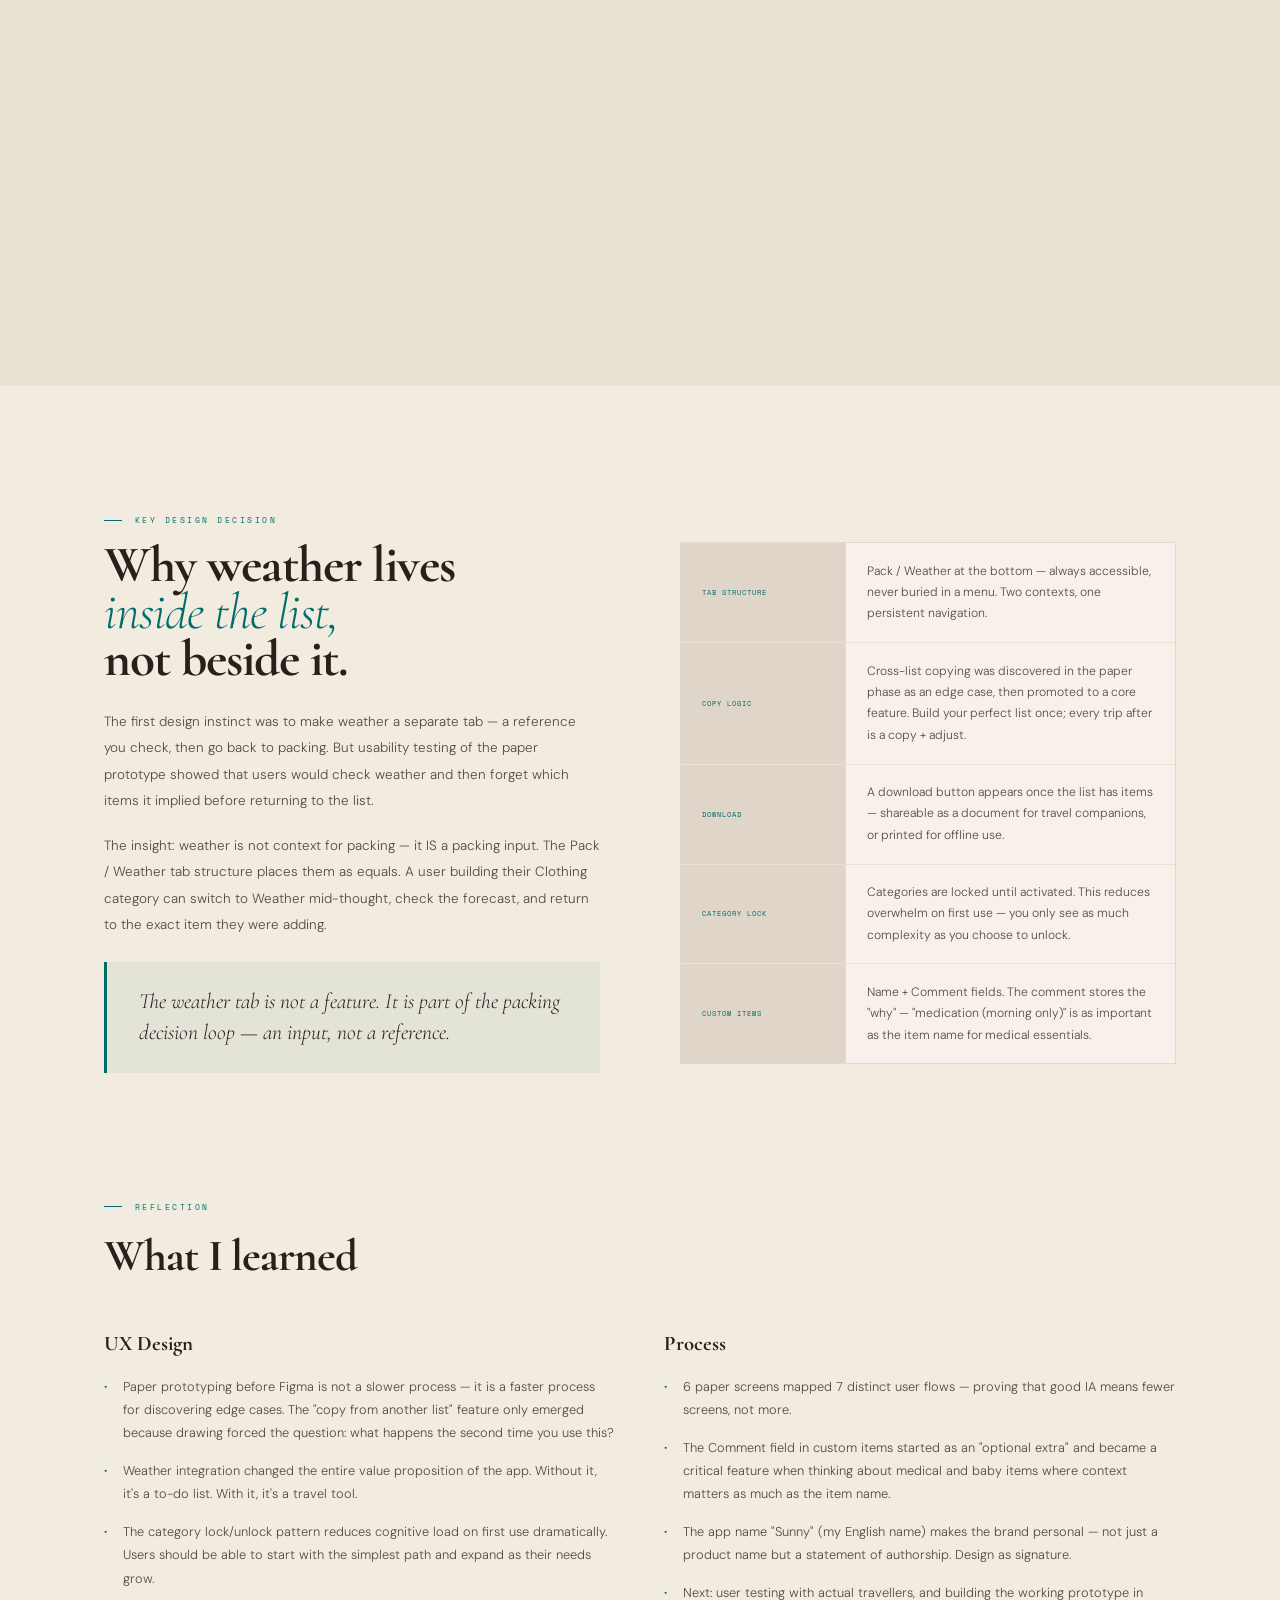
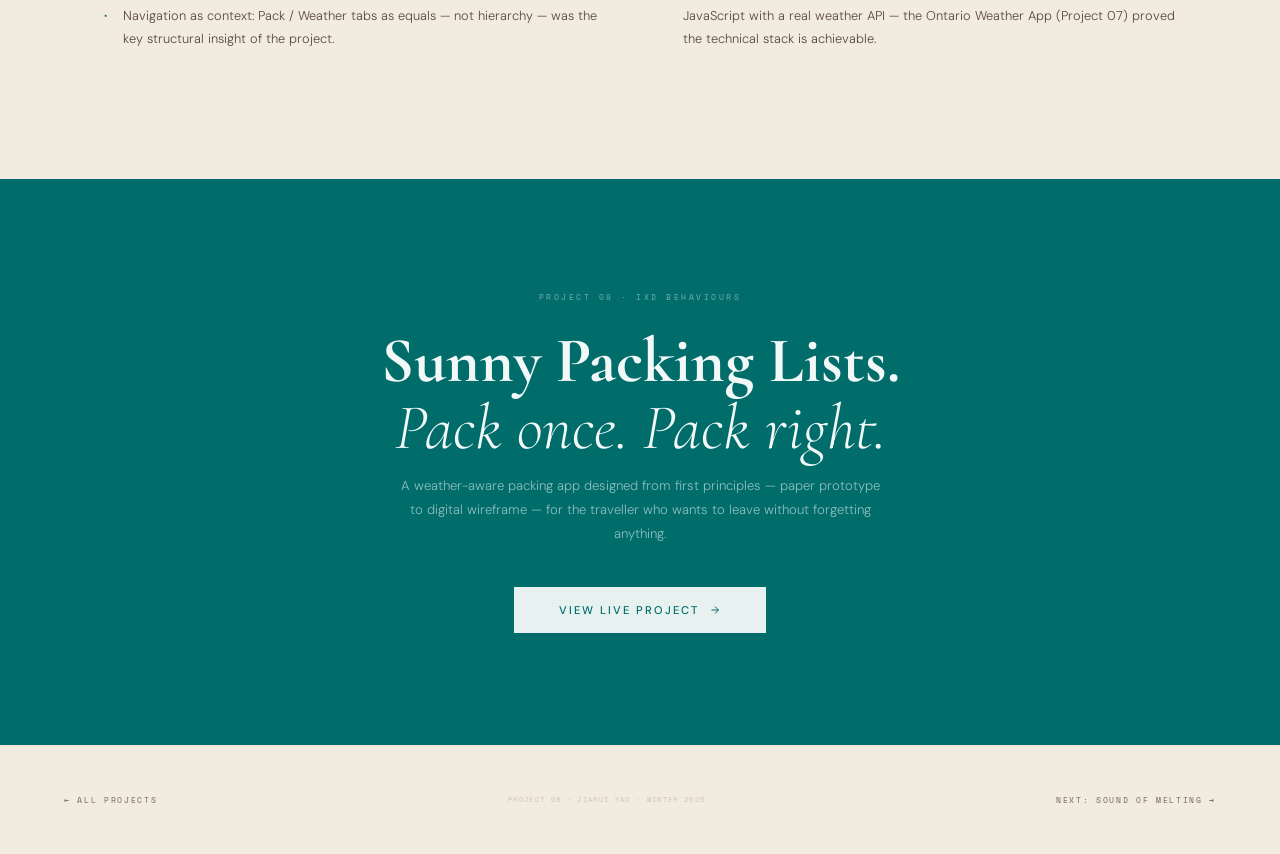
<file: case-study-dreamer.html>
<!DOCTYPE html>
<html lang="en">
<head>
<meta charset="UTF-8">
<meta name="viewport" content="width=device-width, initial-scale=1.0">
<title>Sunny Packing Lists — UX Case Study · Jiarui Yao</title>
<link rel="preconnect" href="https://fonts.googleapis.com">
<link href="https://fonts.googleapis.com/css2?family=Cormorant:ital,wght@0,300;0,400;0,600;0,700;1,300;1,400&family=DM+Sans:wght@200;300;400;500&family=Space+Mono:wght@400&display=swap" rel="stylesheet">
<style>
:root{
  --cream:#f2ebe0;--blush:#e8a8b0;--peach:#f2c89a;--wing:#b8cce0;
  --lilac:#d8c0d8;--ink:#2a1f1a;--ink2:#5a4840;--muted:#75645d;
  --border:rgba(200,176,168,.18);--glass:rgba(242,235,224,.72);
  /* Sunny brand colours */
  --sage:   #c8cdb8;
  --teal:   #006d6b;
  --teal2:  #34aaa7;
  --sand:   #e8e2d0;
  --sky:    #b8d4dc;
  --scroll:0;--scroll-p:0;
}
*,*::before,*::after{box-sizing:border-box;margin:0;padding:0;}
html{scroll-behavior:smooth;}
body{font-family:'DM Sans',sans-serif;font-weight:300;background:var(--cream);color:var(--ink);overflow-x:hidden;cursor:none;}
body::after{content:'';position:fixed;inset:0;z-index:9998;pointer-events:none;opacity:.04;background-image:url("data:image/svg+xml,%3Csvg viewBox='0 0 512 512' xmlns='http://www.w3.org/2000/svg'%3E%3Cfilter id='g'%3E%3CfeTurbulence type='fractalNoise' baseFrequency='0.72' numOctaves='4' stitchTiles='stitch'/%3E%3C/filter%3E%3Crect width='100%25' height='100%25' filter='url(%23g)'/%3E%3C/svg%3E");background-size:256px 256px;}
.bg{position:fixed;inset:0;z-index:-1;background:radial-gradient(ellipse 65% 55% at 20% 0%,rgba(200,205,184,.3) 0%,transparent 55%),radial-gradient(ellipse 55% 50% at 85% 35%,rgba(184,212,220,.28) 0%,transparent 55%),radial-gradient(ellipse 50% 45% at 50% 100%,rgba(232,226,208,.35) 0%,transparent 55%);background-color:var(--cream);}
#cur{width:7px;height:7px;background:var(--teal);border-radius:50%;position:fixed;top:0;left:0;pointer-events:none;z-index:9999;transform:translate(-50%,-50%);mix-blend-mode:multiply;transition:transform .15s;}
a:focus-visible,button:focus-visible{outline:2px solid var(--teal);outline-offset:4px;}

/* NAV */
nav{position:fixed;top:0;left:0;right:0;z-index:100;display:flex;align-items:center;justify-content:space-between;padding:1.8rem 4rem;transition:background .4s;}
nav.scrolled{background:rgba(242,235,224,.9);backdrop-filter:blur(20px);border-bottom:1px solid var(--border);}
.nav-logo{font-family:'Cormorant',serif;font-size:1.1rem;font-weight:700;letter-spacing:.08em;color:var(--ink);text-decoration:none;}
.nav-logo em{font-style:italic;font-weight:300;color:var(--blush);}
.nav-back{font-family:'Space Mono',monospace;font-size:.55rem;letter-spacing:.2em;text-transform:uppercase;color:var(--muted);text-decoration:none;display:flex;align-items:center;gap:.5rem;transition:color .2s,gap .2s;}
.nav-back:hover{color:var(--ink);gap:.3rem;}

/* HERO — beach photo full viewport */
.hero{position:relative;width:100%;height:100vh;display:flex;align-items:flex-end;overflow:hidden;}
.hero-img{position:absolute;inset:0;overflow:hidden;}
.hero-img img{width:100%;height:100%;object-fit:cover;object-position:center 30%;display:block;transform:scale(1.04);transition:transform 8s cubic-bezier(.2,.8,.2,1);}
.hero-img img.loaded{transform:scale(1);}
.hero-overlay{position:absolute;inset:0;background:linear-gradient(to bottom,rgba(200,205,184,.08) 0%,transparent 35%,rgba(10,50,50,.55) 75%,rgba(0,109,107,.82) 100%);}
.hero-content{position:relative;z-index:10;padding:0 4rem 4.5rem;width:100%;display:grid;grid-template-columns:1fr auto;align-items:end;gap:3rem;}

/* Logo floating in hero */
.hero-logo-badge{
  position:absolute; top:50%; left:4rem;
  transform:translateY(-50%);
  z-index:10;
  opacity:0; animation:floatIn 1s .4s cubic-bezier(.22,1,.36,1) forwards;
}
@keyframes floatIn{from{opacity:0;transform:translateY(calc(-50% + 20px));}to{opacity:1;transform:translateY(-50%);}}
.hero-logo-badge img{width:min(320px,32vw);height:auto;display:block;border-radius:8px;}

.hero-label{font-family:'Space Mono',monospace;font-size:.52rem;letter-spacing:.28em;text-transform:uppercase;color:rgba(200,230,228,.75);display:flex;align-items:center;gap:.8rem;margin-bottom:1.2rem;}
.hero-label::before{content:'';width:18px;height:1px;background:var(--teal2);}
.hero-title{font-family:'Cormorant',serif;font-size:clamp(3.5rem,7.5vw,8rem);font-weight:700;line-height:.88;letter-spacing:-.025em;color:#fff;margin-bottom:.5rem;}
.hero-title em{display:block;font-style:italic;font-weight:300;color:rgba(200,230,228,.88);}
.hero-sub{font-family:'Cormorant',serif;font-size:clamp(1rem,1.6vw,1.2rem);font-style:italic;font-weight:300;color:rgba(242,235,224,.6);margin-top:.8rem;}
.hero-cri{display:flex;flex-direction:column;gap:.4rem;margin-top:2rem;padding-left:1rem;border-left:1px solid rgba(200,230,228,.3);}
.hero-cri-row{display:grid;grid-template-columns:5rem 1fr;gap:.5rem;align-items:baseline;}
.hero-cri-label{font-family:'Space Mono',monospace;font-size:.48rem;letter-spacing:.2em;text-transform:uppercase;color:rgba(200,230,228,.65);}
.hero-cri-text{font-size:.75rem;line-height:1.65;color:rgba(242,235,224,.82);}
.hero-meta{text-align:right;padding-bottom:.2rem;}
.hero-params{font-family:'Space Mono',monospace;font-size:.5rem;letter-spacing:.14em;text-transform:uppercase;color:rgba(200,230,228,.5);line-height:2;}
.hero-params strong{color:rgba(242,235,224,.75);font-weight:400;}
.hero-scroll{position:absolute;bottom:2rem;left:50%;transform:translateX(-50%);display:flex;flex-direction:column;align-items:center;gap:.4rem;pointer-events:none;z-index:10;opacity:0;animation:fadeIn .8s 1.8s forwards;}
.hero-scroll span{font-family:'Space Mono',monospace;font-size:.46rem;letter-spacing:.24em;text-transform:uppercase;color:rgba(242,235,224,.4);}
.hero-scroll-line{width:1px;height:36px;background:linear-gradient(to bottom,rgba(200,230,228,.5),transparent);animation:pulse 2s ease-in-out infinite;}
@keyframes pulse{0%,100%{transform:scaleY(1);opacity:.5;}50%{transform:scaleY(.4);opacity:.1;}}
@keyframes fadeIn{from{opacity:0;}to{opacity:1;}}

/* SECTIONS */
.section{max-width:1200px;margin:0 auto;padding:8rem 4rem;opacity:0;transform:translateY(40px);transition:opacity .9s cubic-bezier(.22,1,.36,1),transform .9s cubic-bezier(.22,1,.36,1);}
.section.visible{opacity:1;transform:translateY(0);}
.s-label{font-family:'Space Mono',monospace;font-size:.52rem;letter-spacing:.3em;text-transform:uppercase;color:var(--teal);display:flex;align-items:center;gap:.8rem;margin-bottom:1rem;}
.s-label::before{content:'';width:18px;height:1px;background:var(--teal);}

/* CONCEPT */
.concept-bg{background:linear-gradient(135deg,rgba(200,205,184,.2) 0%,var(--cream) 60%);border-top:1px solid rgba(200,205,184,.35);border-bottom:1px solid rgba(200,205,184,.35);}
.concept-quote{font-family:'Cormorant',serif;font-size:clamp(2.2rem,4.5vw,4.5rem);font-weight:300;font-style:italic;line-height:1.1;letter-spacing:-.02em;color:var(--ink);max-width:860px;margin-bottom:3rem;padding-left:2rem;position:relative;}
.concept-quote::before{content:'"';position:absolute;left:0;top:-.2em;font-size:1.2em;color:var(--teal);opacity:.4;}
.two-col{display:grid;grid-template-columns:1fr 1fr;gap:3rem;}
.col-label{font-family:'Space Mono',monospace;font-size:.55rem;letter-spacing:.22em;text-transform:uppercase;color:var(--teal);margin-bottom:.8rem;}
.col-body{font-size:.84rem;line-height:1.95;color:var(--ink2);}
.col-body+.col-body{margin-top:1rem;}

/* FEATURE OVERVIEW — 5 key screens */
.screens-grid{display:grid;grid-template-columns:repeat(5,1fr);gap:1px;background:var(--border);border:1px solid var(--border);margin-top:3rem;}
.screen-card{background:rgba(255,252,248,.7);padding:1.8rem 1.4rem;position:relative;}
.screen-card::before{content:'';position:absolute;top:0;left:0;right:0;height:4px;}
.screen-card:nth-child(1)::before{background:var(--teal);}
.screen-card:nth-child(2)::before{background:var(--teal2);}
.screen-card:nth-child(3)::before{background:var(--sky);}
.screen-card:nth-child(4)::before{background:var(--sage);}
.screen-card:nth-child(5)::before{background:var(--peach);}
.screen-num{font-family:'Space Mono',monospace;font-size:.46rem;letter-spacing:.18em;text-transform:uppercase;color:var(--teal);margin-bottom:.5rem;}
.screen-title{font-family:'Cormorant',serif;font-size:1.2rem;font-weight:700;color:var(--ink);margin-bottom:.5rem;}
.screen-body{font-size:.7rem;line-height:1.78;color:var(--muted);}

/* PAPER PROTOTYPE SECTION */
.proto-bg{background:rgba(200,205,184,.1);border-top:1px solid rgba(200,205,184,.25);border-bottom:1px solid rgba(200,205,184,.25);}
.proto-grid{display:grid;grid-template-columns:1fr 1fr;gap:3rem;margin-top:3rem;}
.proto-img-wrap{border:1px solid var(--border);overflow:hidden;background:#fff;}
.proto-img-wrap img{width:100%;height:auto;display:block;}
.proto-caption{font-family:'Space Mono',monospace;font-size:.48rem;letter-spacing:.16em;text-transform:uppercase;color:var(--muted);padding:.8rem 1rem;background:rgba(255,252,248,.6);border-top:1px solid var(--border);}

/* DECISION SECTION */
.decision-layout{display:grid;grid-template-columns:1fr 1fr;gap:5rem;align-items:start;}
.decision-title{font-family:'Cormorant',serif;font-size:clamp(2rem,4vw,3.8rem);font-weight:700;line-height:.92;letter-spacing:-.02em;color:var(--ink);margin-bottom:1.6rem;}
.decision-title em{color:var(--teal);font-style:italic;font-weight:300;}
.decision-body{font-size:.84rem;line-height:1.95;color:var(--ink2);margin-bottom:1.2rem;}
.decision-pullquote{font-family:'Cormorant',serif;font-size:1.35rem;font-style:italic;font-weight:300;line-height:1.45;color:var(--ink);padding:1.5rem 2rem;border-left:3px solid var(--teal);background:rgba(0,109,107,.06);margin-top:1.5rem;}
.feature-table{display:flex;flex-direction:column;gap:1px;background:var(--border);border:1px solid var(--border);}
.ft-row{display:grid;grid-template-columns:.7fr 1.4fr;gap:1px;background:var(--border);}
.ft-key{background:rgba(200,205,184,.2);padding:1.1rem 1.3rem;font-family:'Space Mono',monospace;font-size:.46rem;letter-spacing:.14em;text-transform:uppercase;color:var(--teal);display:flex;align-items:center;}
.ft-val{background:rgba(255,252,248,.7);padding:1.1rem 1.3rem;font-size:.76rem;line-height:1.75;color:var(--ink2);}

/* DIGITAL WIREFRAME */
.wire-bg{background:var(--sand);border-top:1px solid rgba(200,205,184,.3);}
.wire-section-inner{max-width:1200px;margin:0 auto;padding:8rem 4rem;}
.wire-grid{display:grid;grid-template-columns:1fr 1fr;gap:3rem;margin-top:3rem;}
.wire-img-wrap{background:rgba(255,255,255,.5);border:1px solid var(--border);overflow:hidden;}
.wire-img-wrap img{width:100%;height:auto;display:block;}
.wire-caption{padding:1rem 1.2rem;font-family:'Space Mono',monospace;font-size:.48rem;letter-spacing:.16em;text-transform:uppercase;color:var(--teal);background:rgba(255,255,255,.3);border-top:1px solid var(--border);}

/* REFLECTION */
.refl-cols{display:grid;grid-template-columns:1fr 1fr;gap:3rem;margin-top:3rem;}
.refl-title{font-family:'Cormorant',serif;font-size:1.3rem;font-weight:700;color:var(--ink);margin-bottom:1.2rem;}
.refl-list{list-style:none;display:flex;flex-direction:column;gap:.9rem;}
.refl-list li{font-size:.8rem;line-height:1.82;color:var(--ink2);padding-left:1.2rem;position:relative;}
.refl-list li::before{content:'·';position:absolute;left:0;color:var(--teal);font-weight:700;}

/* CTA */
.cta-section{background:var(--teal);padding:7rem 4rem;text-align:center;}
.cta-label{font-family:'Space Mono',monospace;font-size:.52rem;letter-spacing:.3em;text-transform:uppercase;color:rgba(255,255,255,.45);margin-bottom:1.5rem;}
.cta-title{font-family:'Cormorant',serif;font-size:clamp(2.5rem,5vw,5rem);font-weight:300;font-style:italic;color:rgba(255,255,255,.95);line-height:1.05;margin-bottom:.8rem;}
.cta-title strong{font-weight:700;font-style:normal;}
.cta-sub{font-size:.82rem;color:rgba(255,255,255,.55);max-width:480px;margin:0 auto;line-height:1.85;}

/* BOTTOM NAV */
.bottom-nav{display:flex;align-items:center;justify-content:space-between;padding:3rem 4rem;border-top:1px solid var(--border);}
.bottom-nav-link{font-family:'Space Mono',monospace;font-size:.52rem;letter-spacing:.2em;text-transform:uppercase;color:var(--muted);text-decoration:none;display:flex;align-items:center;gap:.5rem;transition:color .2s;}
.bottom-nav-link:hover{color:var(--ink);}
.bottom-nav-center{font-family:'Space Mono',monospace;font-size:.46rem;letter-spacing:.18em;text-transform:uppercase;color:rgba(160,136,128,.4);}

@media(max-width:900px){
  nav{padding:1.4rem 1.5rem;}
  .hero-logo-badge{display:none;}
  .hero-content{grid-template-columns:1fr;padding:0 1.5rem 3.5rem;}
  .section,.wire-section-inner{padding:5rem 1.5rem;}
  .two-col,.proto-grid,.decision-layout,.wire-grid,.refl-cols{grid-template-columns:1fr;gap:2rem;}
  .screens-grid{grid-template-columns:1fr 1fr;}
  .bottom-nav,.cta-section{padding:2rem 1.5rem;}
}
@media(hover:none),(pointer:coarse){body{cursor:auto;}#cur{display:none;}}
@media(prefers-reduced-motion:reduce){html{scroll-behavior:auto;}*,*::before,*::after{animation-duration:.01ms!important;animation-iteration-count:1!important;transition-duration:.01ms!important;}#cur{display:none;}.section{opacity:1;transform:none;}}
</style>
</head>
<body>
<div id="cur"></div>
<div class="bg"></div>

<nav id="nav">
  <a href="index.html" class="nav-logo">Jiarui <em>Yao</em></a>
  <a href="projects.html" class="nav-back">← Back to Projects</a>
</nav>

<!-- HERO — beach photo + logo badge -->
<section class="hero">
  <div class="hero-img">
    <img src="imag/project/08.png" alt="Beach — travel context for Sunny Packing Lists" id="heroImg"
         onerror="this.parentElement.style.background='linear-gradient(160deg,#8ab8c0 0%,#a0c4c2 40%,#b8d4dc 100%)';this.remove();">
  </div>
  <div class="hero-overlay"></div>

  <!-- Floating logo badge -->
  <div class="hero-logo-badge">
    <img src="imag/project/sunny-logo.png" alt="Sunny Packing Lists — Logo"
         onerror="this.style.display='none'">
  </div>

  <div class="hero-content">
    <div>
      <div class="hero-label">Project 08 · UX Design · Figma · IxD Behaviours P3 · Winter 2025</div>
      <h1 class="hero-title">Sunny<br><em>Packing Lists</em></h1>
      <p class="hero-sub">A smart travel packing app — weather-aware, category-driven, traveller-first</p>
      <div class="hero-cri">
        <div class="hero-cri-row"><span class="hero-cri-label">Context</span><span class="hero-cri-text">Travellers consistently forget items when packing — especially when weather at the destination is uncertain. Existing apps treat packing as a simple to-do list, missing the environmental dimension.</span></div>
        <div class="hero-cri-row"><span class="hero-cri-label">Role</span><span class="hero-cri-text">Sole UX designer — research, information architecture, paper prototypes (6 screens), digital wireframes (5 screens), and UI design system.</span></div>
        <div class="hero-cri-row"><span class="hero-cri-label">Impact</span><span class="hero-cri-text">A packing app that integrates 7-day weather forecasts, categorised item picking, and cross-list item copying — so you only build your perfect list once.</span></div>
      </div>
    </div>
    <div class="hero-meta">
      <div class="hero-params">
        <strong>Tool</strong> &nbsp;Figma · Pen &amp; Paper<br>
        <strong>Course</strong> IxD Behaviours · P3<br>
        <strong>Year</strong> &nbsp;Winter 2025<br>
        <strong>Type</strong> &nbsp;Individual Project<br>
        <strong>Output</strong> Paper + Digital Prototype
      </div>
      <a href="https://yaojiar.phoenix.sheridanc.on.ca/Jiarui_Yao_IXD_Behaviours_Project3/" target="_blank" rel="noopener noreferrer"
         style="display:inline-flex;align-items:center;gap:.5rem;margin-top:1.2rem;font-family:'DM Sans',sans-serif;font-size:.62rem;letter-spacing:.18em;text-transform:uppercase;font-weight:500;color:#fff;text-decoration:none;border:1px solid rgba(200,230,228,.45);padding:.65rem 1.4rem;position:relative;overflow:hidden;transition:border-color .3s;background:rgba(0,109,107,.3);">
        <span>View Live Project</span>
        <svg width="11" height="11" viewBox="0 0 24 24" fill="none" stroke="currentColor" stroke-width="2"><line x1="5" y1="12" x2="19" y2="12"/><polyline points="12 5 19 12 12 19"/></svg>
      </a>
    </div>
  </div>
  <div class="hero-scroll"><span>Read Case Study</span><div class="hero-scroll-line"></div></div>
</section>


<!-- CONCEPT -->
<div class="concept-bg">
  <div class="section" data-reveal>
    <div class="s-label">Design Concept</div>
    <p class="concept-quote">Pack once. Pack right. Let the weather decide the rest.</p>
    <div class="two-col">
      <div>
        <div class="col-label">The Problem</div>
        <p class="col-body">Every traveller has stood at a hotel wardrobe and thought: "I should have packed a sweater." The problem isn't forgetfulness — it's that packing happens at home, in a different climate, without real information about the destination.</p>
        <p class="col-body">Most packing apps are blank lists. They offer no intelligence about what you actually need for where you're going and when. The weather is the most critical variable in any packing decision — and it was completely absent from the apps available.</p>
      </div>
      <div>
        <div class="col-label">The Solution</div>
        <p class="col-body">Sunny Packing Lists integrates a live 7-day weather forecast directly into the packing flow. Before you choose items, you know whether it will be sunny and 29°C, or rainy and 10°C. The weather is not a separate feature — it is part of the packing decision itself.</p>
        <p class="col-body">Beyond weather: categorised item picking (Essentials / Accessories / Baby / Clothing), custom item creation with notes, and the ability to copy items from previous lists — so each trip builds on the last rather than starting from zero.</p>
      </div>
    </div>
  </div>
</div>


<!-- 5 KEY SCREENS -->
<div class="section" data-reveal>
  <div class="s-label">Information Architecture</div>
  <h2 style="font-family:'Cormorant',serif;font-size:clamp(1.8rem,3.5vw,3rem);font-weight:700;letter-spacing:-.02em;color:var(--ink);margin-bottom:.5rem;">
    Five screens.<br><em style="font-style:italic;font-weight:300;color:var(--teal);">Every decision covered.</em>
  </h2>
  <p style="font-size:.82rem;line-height:1.9;color:var(--muted);max-width:620px;margin:.8rem 0 0;">The IA was designed around the natural sequence of a packing session: Orient → Create → Populate → Verify weather → Export.</p>
  <div class="screens-grid">
    <div class="screen-card">
      <div class="screen-num">Screen 01</div>
      <div class="screen-title">Home</div>
      <p class="screen-body">Lists overview with "Create new list" CTA. All existing lists visible at a glance. Entry point for returning users.</p>
    </div>
    <div class="screen-card">
      <div class="screen-num">Screen 02</div>
      <div class="screen-title">Create List</div>
      <p class="screen-body">Pick items from curated categories, create custom categories, and download the finalised list. Pack / Weather tab navigation.</p>
    </div>
    <div class="screen-card">
      <div class="screen-num">Screen 03</div>
      <div class="screen-title">Pick Items</div>
      <p class="screen-body">Expandable category accordion (Essentials, Accessories, Baby, Clothing). Checkmark each item, add quantities. Your custom items appear in a separate section.</p>
    </div>
    <div class="screen-card">
      <div class="screen-num">Screen 04</div>
      <div class="screen-title">Weather</div>
      <p class="screen-body">Integrated 7-day forecast for the destination. "Research Place" deep-link for local info. Today + Monday + Tuesday shown with high/low temperature and condition icons.</p>
    </div>
    <div class="screen-card">
      <div class="screen-num">Screen 05</div>
      <div class="screen-title">Create Your Items</div>
      <p class="screen-body">Custom item builder with Name and Comment fields. Two paths: select from Suggested Items library, or create from scratch. Items carry across future lists.</p>
    </div>
  </div>
</div>


<!-- PAPER PROTOTYPES -->
<div class="proto-bg">
  <div class="section" data-reveal>
    <div class="s-label">Paper Prototypes</div>
    <h2 style="font-family:'Cormorant',serif;font-size:clamp(1.8rem,3.5vw,3rem);font-weight:700;letter-spacing:-.02em;color:var(--ink);margin-bottom:.5rem;">
      6 screens. 7 flows.<br><em style="font-style:italic;font-weight:300;color:var(--teal);">Drawn before a pixel was placed.</em>
    </h2>
    <p style="font-size:.82rem;line-height:1.9;color:var(--muted);max-width:620px;margin:.8rem 0 2rem;">Every interaction was mapped on paper first — navigating between screens, unlocking new features, and discovering the edge case of "Copy items from another list" before any digital tool was opened.</p>

    <div class="proto-grid">
      <div>
        <div class="proto-img-wrap">
          <!-- Paper prototype flow 1: Home → Create List → Pick Items -->
          <div style="background:#f5f2ee;padding:2rem;display:flex;align-items:center;justify-content:center;min-height:300px;">
            <div style="text-align:center;">
              <div style="font-family:'Space Mono',monospace;font-size:.5rem;letter-spacing:.18em;text-transform:uppercase;color:var(--teal);margin-bottom:1rem;">Flow 1–3</div>
              <div style="font-family:'Cormorant',serif;font-size:1.8rem;font-style:italic;font-weight:300;color:var(--ink);">Home → Create List → Pick Items</div>
              <div style="font-size:.75rem;color:var(--muted);margin-top:.8rem;line-height:1.8;">Click "My First Packing List" → page 2<br>Click "Pick items from List" → page 3<br>Back Home Page navigation mapped</div>
            </div>
          </div>
          <div class="proto-caption">Flow 01–03 · Hand-drawn · 3-screen navigation sequence</div>
        </div>
      </div>
      <div>
        <div class="proto-img-wrap">
          <!-- Paper prototype flow 4: Create your items / Pick items expanded -->
          <div style="background:#f5f2ee;padding:2rem;display:flex;align-items:center;justify-content:center;min-height:300px;">
            <div style="text-align:center;">
              <div style="font-family:'Space Mono',monospace;font-size:.5rem;letter-spacing:.18em;text-transform:uppercase;color:var(--teal);margin-bottom:1rem;">Flow 4–6</div>
              <div style="font-family:'Cormorant',serif;font-size:1.8rem;font-style:italic;font-weight:300;color:var(--ink);">Create Items → Full List → Items</div>
              <div style="font-size:.75rem;color:var(--muted);margin-top:.8rem;line-height:1.8;">Unlock "Create your items" panel<br>Suggested Items vs. Create Your Items<br>Category accordion expand / collapse</div>
            </div>
          </div>
          <div class="proto-caption">Flow 04–06 · Hand-drawn · Category unlock sequence</div>
        </div>
      </div>
      <div>
        <div class="proto-img-wrap">
          <div style="background:#f5f2ee;padding:2rem;display:flex;align-items:center;justify-content:center;min-height:280px;">
            <div style="text-align:center;">
              <div style="font-family:'Space Mono',monospace;font-size:.5rem;letter-spacing:.18em;text-transform:uppercase;color:var(--teal);margin-bottom:1rem;">Flow 7 · Weather</div>
              <div style="font-family:'Cormorant',serif;font-size:1.8rem;font-style:italic;font-weight:300;color:var(--ink);">7-Day Forecast → Weather Detail</div>
              <div style="font-size:.75rem;color:var(--muted);margin-top:.8rem;line-height:1.8;">Today ↑29°C ↓10°C · Mon ↑16°C ↓-1°C<br>Click "Weather" → "Research Place" deep-link<br>Unlock 7-day extended forecast</div>
            </div>
          </div>
          <div class="proto-caption">Flow 07 · Weather integration · Hand-drawn</div>
        </div>
      </div>
      <div>
        <div class="proto-img-wrap">
          <div style="background:#f5f2ee;padding:2rem;display:flex;align-items:center;justify-content:center;min-height:280px;">
            <div style="text-align:center;">
              <div style="font-family:'Space Mono',monospace;font-size:.5rem;letter-spacing:.18em;text-transform:uppercase;color:var(--teal);margin-bottom:1rem;">Edge Case · Copy</div>
              <div style="font-family:'Cormorant',serif;font-size:1.8rem;font-style:italic;font-weight:300;color:var(--ink);">Copy Items From Another List</div>
              <div style="font-size:.75rem;color:var(--muted);margin-top:.8rem;line-height:1.8;">"Copy item from another list?" Yes / No<br>→ Pick items from My First Packing List<br>→ Get new packing list like page 2</div>
            </div>
          </div>
          <div class="proto-caption">Edge case · Cross-list item copying · Discovered in paper phase</div>
        </div>
      </div>
    </div>
  </div>
</div>


<!-- DIGITAL WIREFRAMES -->
<div class="wire-bg">
  <div class="wire-section-inner" data-reveal style="opacity:0;transform:translateY(40px);transition:opacity .9s cubic-bezier(.22,1,.36,1),transform .9s cubic-bezier(.22,1,.36,1);">
    <div class="s-label">Digital Prototype</div>
    <h2 style="font-family:'Cormorant',serif;font-size:clamp(1.8rem,3.5vw,3rem);font-weight:700;letter-spacing:-.02em;color:var(--ink);margin-bottom:.5rem;">
      From sketch<br><em style="font-style:italic;font-weight:300;color:var(--teal);">to screen-ready wireframe.</em>
    </h2>
    <p style="font-size:.82rem;line-height:1.9;color:var(--muted);max-width:620px;margin:.8rem 0 0;">5 screens in Figma — login/home, category selection, full packing list, weather integration — each mapped directly from the paper prototype flows.</p>

    <div class="wire-grid" style="margin-top:3rem;">
      <div>
        <div class="wire-img-wrap">
          <img src="imag/project/08.png" alt="Sunny Packing Lists — Digital Prototype"
               onerror="this.parentElement.style.minHeight='200px';this.parentElement.style.display='flex';this.parentElement.style.alignItems='center';this.parentElement.style.justifyContent='center';this.remove();">
        </div>
        <div class="wire-caption">Digital prototype · 5 screens · Figma wireframes</div>
      </div>
      <div style="display:flex;flex-direction:column;justify-content:center;gap:1.5rem;">
        <div>
          <div style="font-family:'Space Mono',monospace;font-size:.5rem;letter-spacing:.2em;text-transform:uppercase;color:var(--teal);margin-bottom:.5rem;">Screen Logic</div>
          <p style="font-size:.8rem;line-height:1.88;color:var(--ink2);">The wireframes preserve the exact navigation logic from paper: top navigation uses Pack / Weather tabs rather than a conventional header menu. This keeps the two primary contexts — your list and your destination weather — always one tap apart.</p>
        </div>
        <div>
          <div style="font-family:'Space Mono',monospace;font-size:.5rem;letter-spacing:.2em;text-transform:uppercase;color:var(--teal);margin-bottom:.5rem;">Visual System</div>
          <p style="font-size:.8rem;line-height:1.88;color:var(--ink2);">Sage green (#c8cdb8) as the calm background system — a neutral that doesn't compete with the checkmarks and category colours. Teal (#006d6b) for all active states and primary actions. The light beige item rows create visual rhythm in long lists without visual noise.</p>
        </div>
        <div>
          <div style="font-family:'Space Mono',monospace;font-size:.5rem;letter-spacing:.2em;text-transform:uppercase;color:var(--teal);margin-bottom:.5rem;">Key Interaction</div>
          <p style="font-size:.8rem;line-height:1.88;color:var(--ink2);">The category accordion with a ▲ unlock indicator was the critical pattern. Categories that have items added show a ▼ (unlocked); empty categories show a △ (locked). Users never need to read a label — the shape communicates the state.</p>
        </div>
      </div>
    </div>
  </div>
</div>


<!-- KEY DECISION -->
<div class="section" data-reveal>
  <div class="s-label">Key Design Decision</div>
  <div class="decision-layout">
    <div>
      <h2 class="decision-title">Why weather lives<br><em>inside the list,</em><br>not beside it.</h2>
      <p class="decision-body">The first design instinct was to make weather a separate tab — a reference you check, then go back to packing. But usability testing of the paper prototype showed that users would check weather and then forget which items it implied before returning to the list.</p>
      <p class="decision-body">The insight: weather is not context for packing — it IS a packing input. The Pack / Weather tab structure places them as equals. A user building their Clothing category can switch to Weather mid-thought, check the forecast, and return to the exact item they were adding.</p>
      <div class="decision-pullquote">The weather tab is not a feature. It is part of the packing decision loop — an input, not a reference.</div>
    </div>
    <div>
      <div class="feature-table">
        <div class="ft-row">
          <div class="ft-key">Tab Structure</div>
          <div class="ft-val">Pack / Weather at the bottom — always accessible, never buried in a menu. Two contexts, one persistent navigation.</div>
        </div>
        <div class="ft-row">
          <div class="ft-key">Copy Logic</div>
          <div class="ft-val">Cross-list copying was discovered in the paper phase as an edge case, then promoted to a core feature. Build your perfect list once; every trip after is a copy + adjust.</div>
        </div>
        <div class="ft-row">
          <div class="ft-key">Download</div>
          <div class="ft-val">A download button appears once the list has items — shareable as a document for travel companions, or printed for offline use.</div>
        </div>
        <div class="ft-row">
          <div class="ft-key">Category Lock</div>
          <div class="ft-val">Categories are locked until activated. This reduces overwhelm on first use — you only see as much complexity as you choose to unlock.</div>
        </div>
        <div class="ft-row">
          <div class="ft-key">Custom Items</div>
          <div class="ft-val">Name + Comment fields. The comment stores the "why" — "medication (morning only)" is as important as the item name for medical essentials.</div>
        </div>
      </div>
    </div>
  </div>
</div>


<!-- REFLECTION -->
<div class="section" data-reveal style="padding-top:0;">
  <div class="s-label">Reflection</div>
  <h2 style="font-family:'Cormorant',serif;font-size:clamp(1.8rem,3.5vw,3rem);font-weight:700;letter-spacing:-.02em;color:var(--ink);margin-bottom:.5rem;">What I learned</h2>
  <div class="refl-cols">
    <div>
      <div class="refl-title" style="font-family:'Cormorant',serif;">UX Design</div>
      <ul class="refl-list">
        <li>Paper prototyping before Figma is not a slower process — it is a faster process for discovering edge cases. The "copy from another list" feature only emerged because drawing forced the question: what happens the second time you use this?</li>
        <li>Weather integration changed the entire value proposition of the app. Without it, it's a to-do list. With it, it's a travel tool.</li>
        <li>The category lock/unlock pattern reduces cognitive load on first use dramatically. Users should be able to start with the simplest path and expand as their needs grow.</li>
        <li>Navigation as context: Pack / Weather tabs as equals — not hierarchy — was the key structural insight of the project.</li>
      </ul>
    </div>
    <div>
      <div class="refl-title" style="font-family:'Cormorant',serif;">Process</div>
      <ul class="refl-list">
        <li>6 paper screens mapped 7 distinct user flows — proving that good IA means fewer screens, not more.</li>
        <li>The Comment field in custom items started as an "optional extra" and became a critical feature when thinking about medical and baby items where context matters as much as the item name.</li>
        <li>The app name "Sunny" (my English name) makes the brand personal — not just a product name but a statement of authorship. Design as signature.</li>
        <li>Next: user testing with actual travellers, and building the working prototype in JavaScript with a real weather API — the Ontario Weather App (Project 07) proved the technical stack is achievable.</li>
      </ul>
    </div>
  </div>
</div>


<div class="cta-section">
  <div class="cta-label">Project 08 · IxD Behaviours</div>
  <h2 class="cta-title"><strong>Sunny Packing Lists.</strong><br>Pack once. Pack right.</h2>
  <p class="cta-sub">A weather-aware packing app designed from first principles — paper prototype to digital wireframe — for the traveller who wants to leave without forgetting anything.</p>
  <a href="https://yaojiar.phoenix.sheridanc.on.ca/Jiarui_Yao_IXD_Behaviours_Project3/" target="_blank" rel="noopener noreferrer"
     style="display:inline-flex;align-items:center;gap:.6rem;margin-top:2.5rem;font-family:'DM Sans',sans-serif;font-size:.7rem;letter-spacing:.18em;text-transform:uppercase;font-weight:500;color:var(--teal);background:rgba(255,255,255,.9);text-decoration:none;padding:1rem 2.8rem;transition:background .28s;">
    View Live Project
    <svg width="12" height="12" viewBox="0 0 24 24" fill="none" stroke="currentColor" stroke-width="2"><line x1="5" y1="12" x2="19" y2="12"/><polyline points="12 5 19 12 12 19"/></svg>
  </a>
</div>

<div class="bottom-nav">
  <a href="projects.html" class="bottom-nav-link">← All Projects</a>
  <span class="bottom-nav-center">Project 08 · Jiarui Yao · Winter 2025</span>
  <a href="case-study-sound-of-melting.html" class="bottom-nav-link">Next: Sound of Melting →</a>
</div>

<script>
(function(){function b(){const y=window.scrollY,m=document.body.scrollHeight-window.innerHeight;document.documentElement.style.setProperty('--scroll',y);document.documentElement.style.setProperty('--scroll-p',m>0?y/m:0);}window.addEventListener('scroll',b,{passive:true});b();})();
const cur=document.getElementById('cur');
document.addEventListener('mousemove',e=>{cur.style.left=e.clientX+'px';cur.style.top=e.clientY+'px';});
document.querySelectorAll('a,button').forEach(el=>{el.addEventListener('mouseenter',()=>cur.style.transform='translate(-50%,-50%) scale(2.2)');el.addEventListener('mouseleave',()=>cur.style.transform='translate(-50%,-50%) scale(1)');});
window.addEventListener('scroll',()=>document.getElementById('nav').classList.toggle('scrolled',scrollY>40),{passive:true});
const hi=document.getElementById('heroImg');if(hi){hi.complete?setTimeout(()=>hi.classList.add('loaded'),100):hi.addEventListener('load',()=>hi.classList.add('loaded'));}
const obs=new IntersectionObserver(entries=>{entries.forEach(e=>{if(e.isIntersecting){e.target.classList.add('visible');obs.unobserve(e.target);}});},{threshold:0.08,rootMargin:'0px 0px -50px 0px'});
document.querySelectorAll('[data-reveal]').forEach(el=>obs.observe(el));
(function(){const v=document.createElement('div');Object.assign(v.style,{position:'fixed',inset:'0',zIndex:'99999',background:'#f2ebe0',transformOrigin:'top center',transform:'translateY(0)',transition:'transform 0.72s cubic-bezier(0.76,0,0.24,1)',pointerEvents:'none'});const s=document.createElement('div');Object.assign(s.style,{position:'absolute',inset:'0',background:'linear-gradient(135deg,rgba(200,205,184,.2) 0%,transparent 45%,rgba(184,212,220,.15) 100%)'});v.appendChild(s);document.body.prepend(v);v.getBoundingClientRect();requestAnimationFrame(()=>requestAnimationFrame(()=>{v.style.transform='translateY(-100%)'}));let n=false;document.addEventListener('click',e=>{const a=e.target.closest('a[href]');if(!a||n)return;const h=a.getAttribute('href');if(!h||h==='#'||h.startsWith('#')||h.startsWith('http')||a.target==='_blank')return;e.preventDefault();n=true;v.style.transition='transform 0.58s cubic-bezier(0.76,0,0.24,1)';v.style.transform='translateY(0)';setTimeout(()=>{window.location.href=h;},580);});})();
</script>
</body>
</html>
</file>
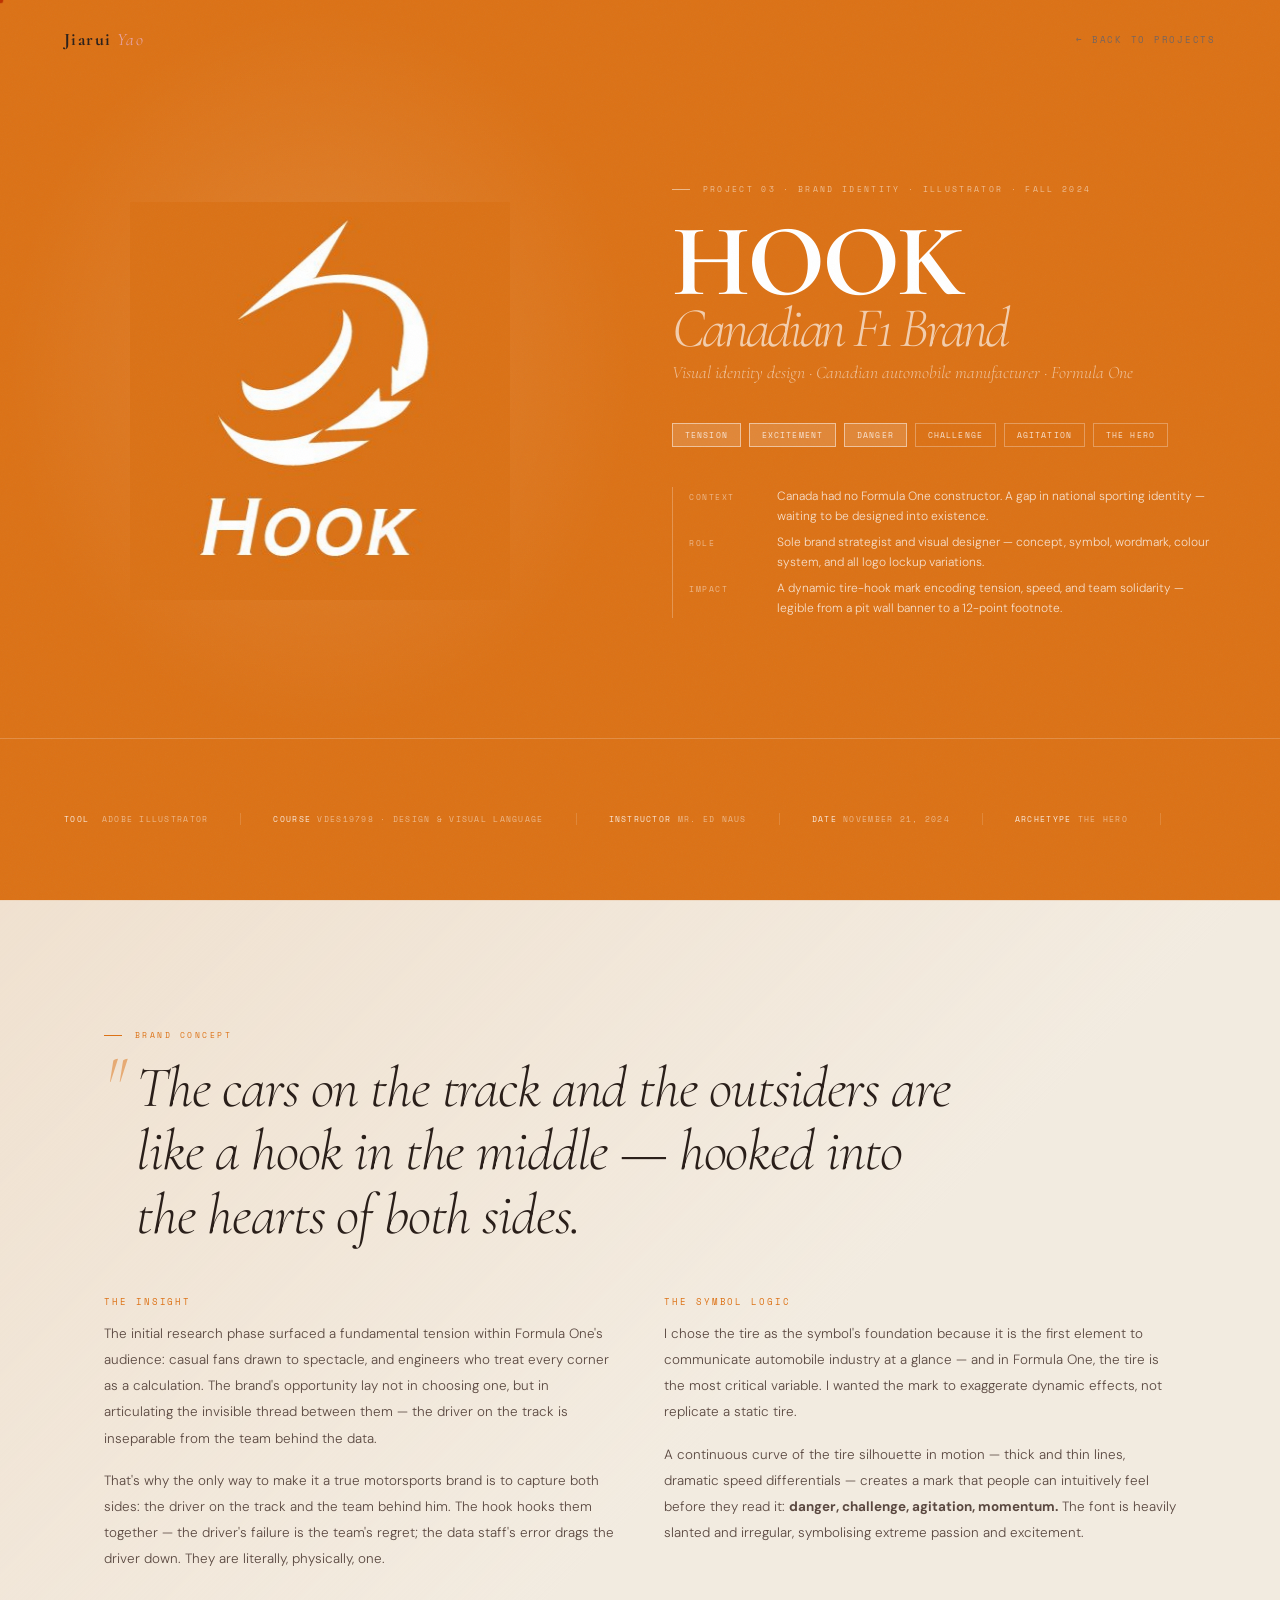
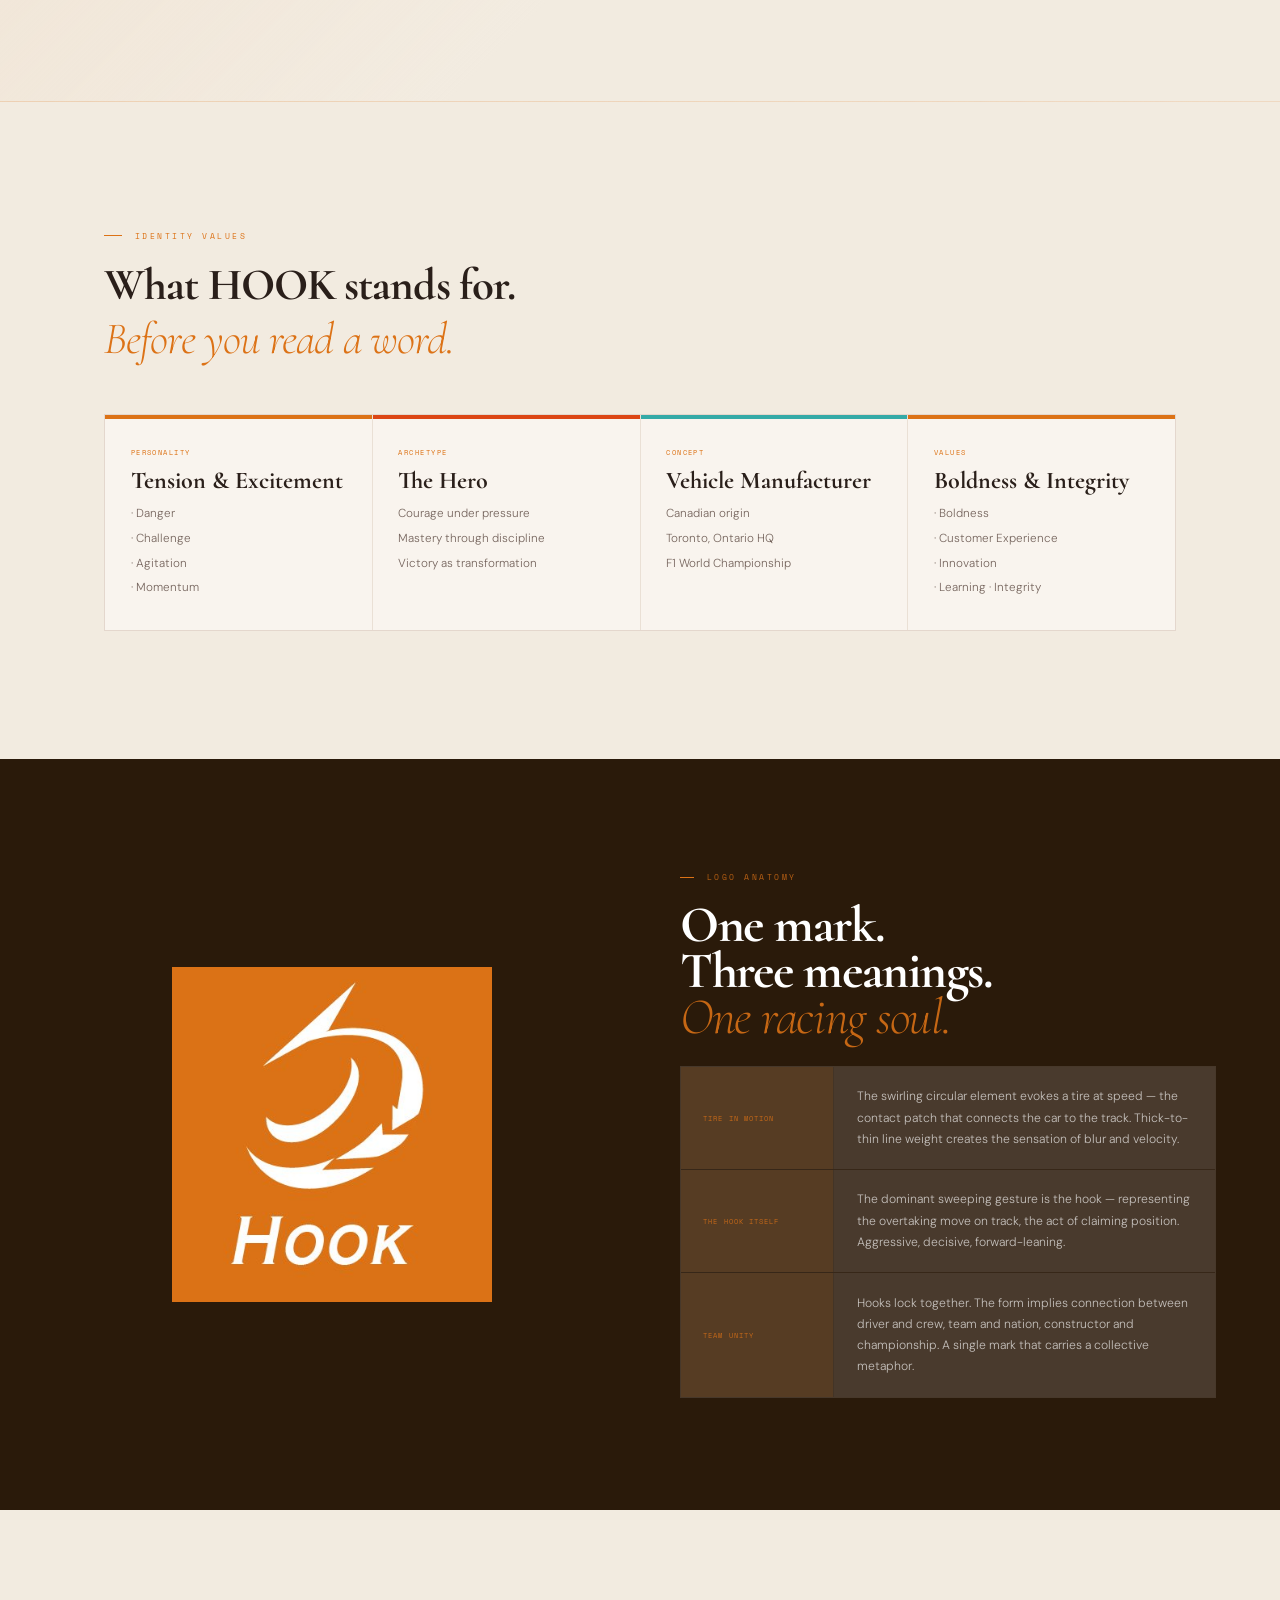
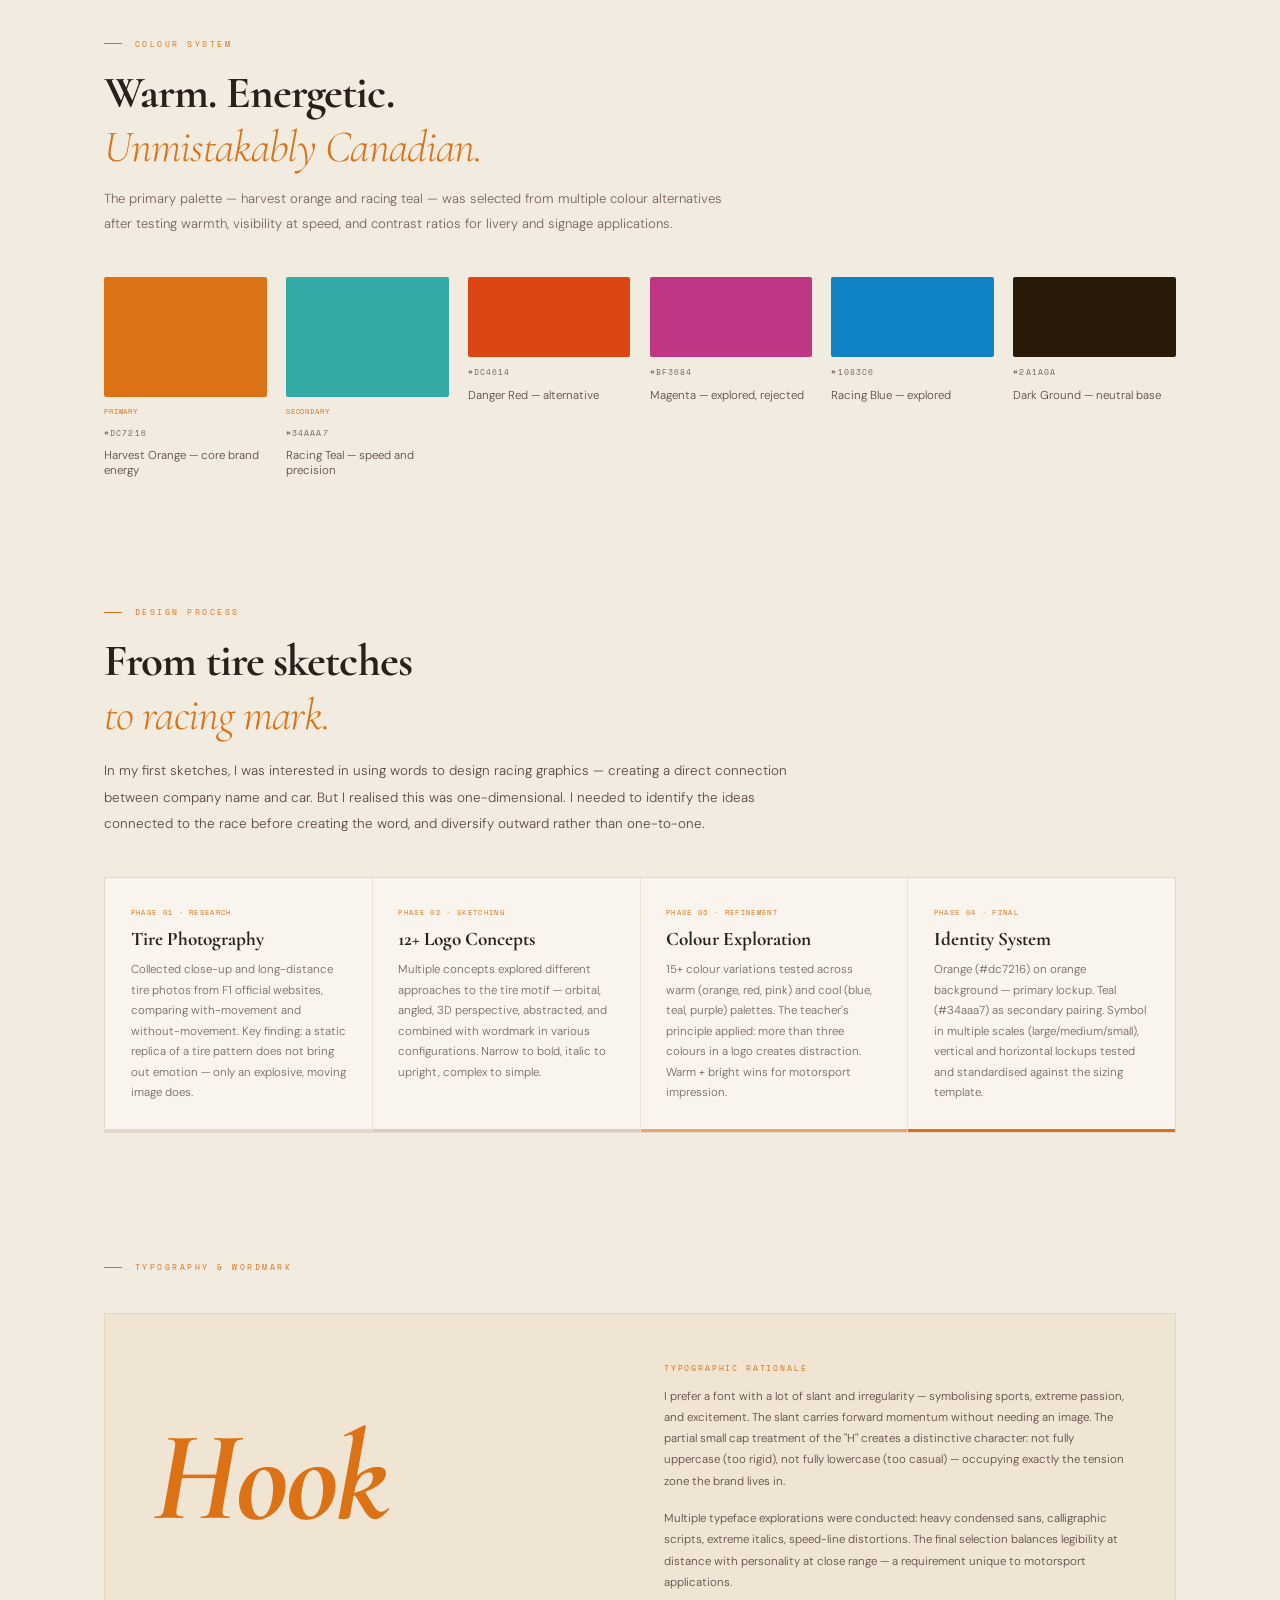
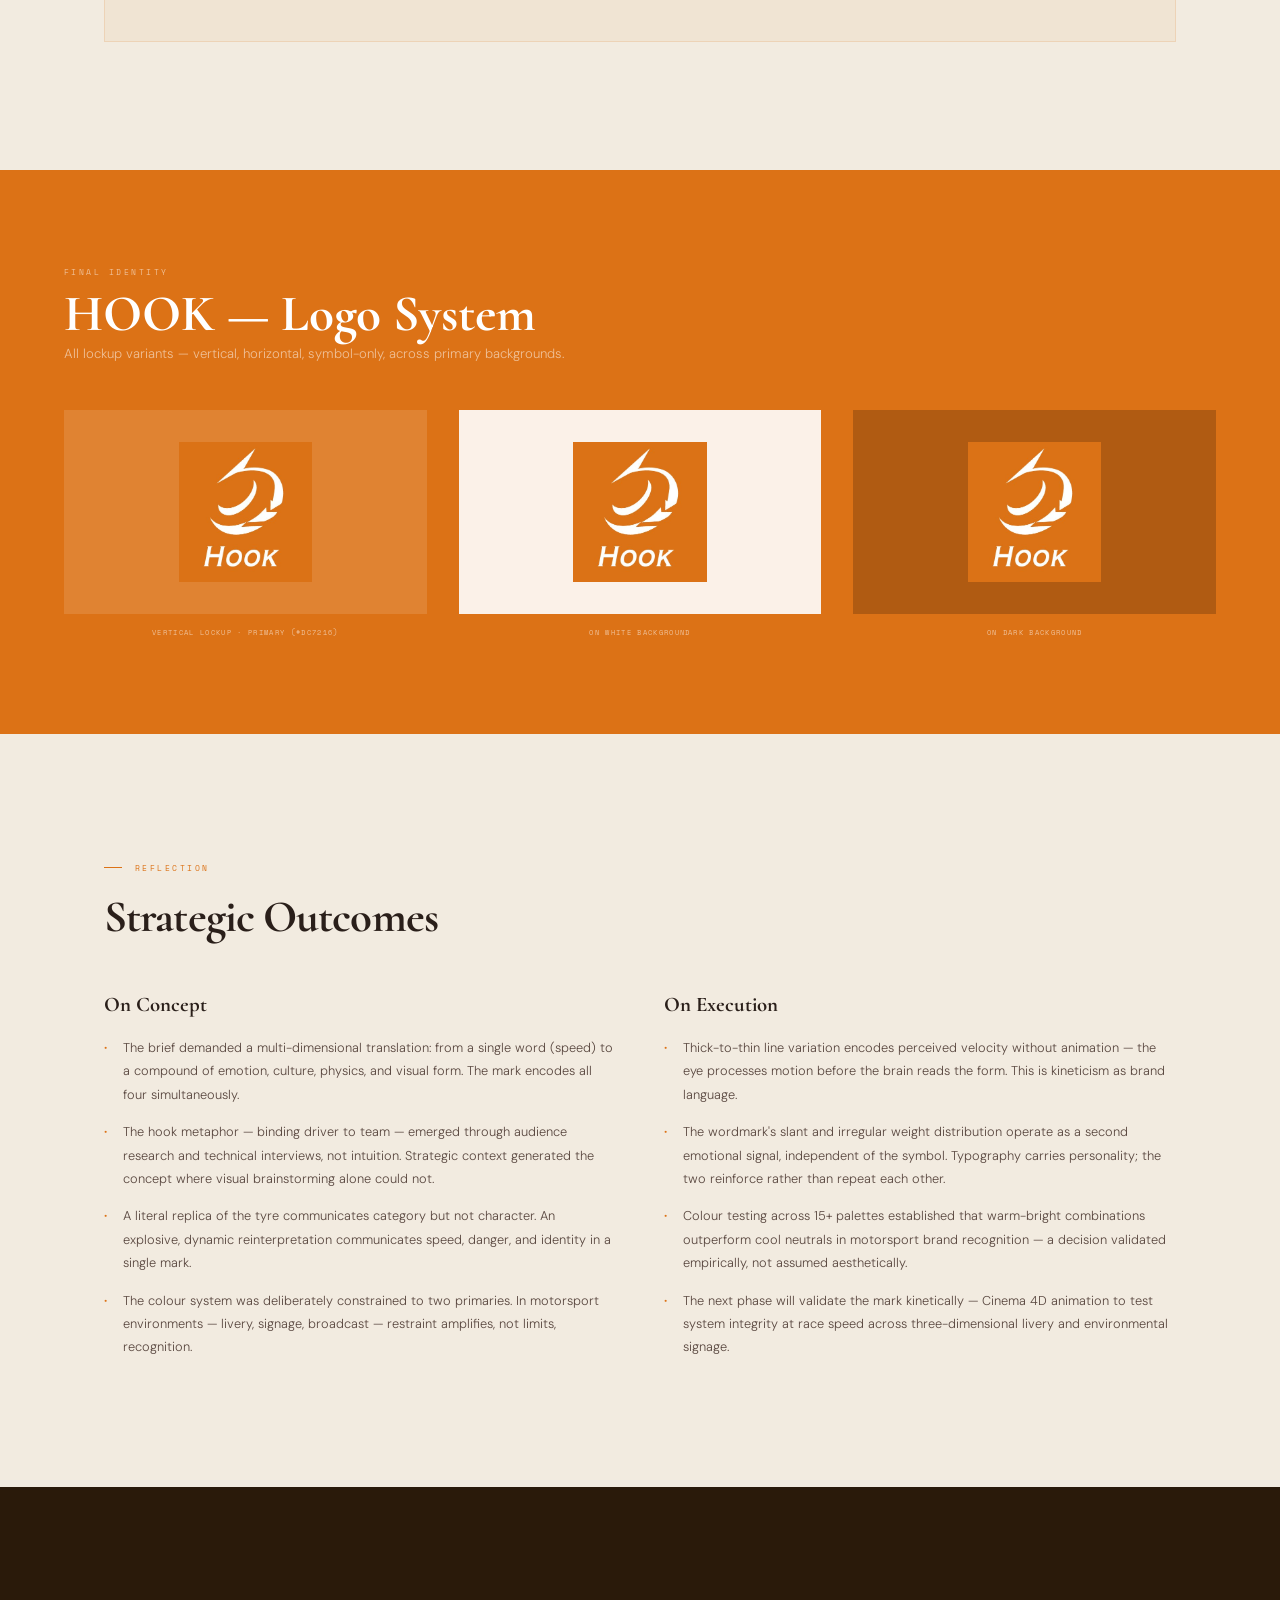
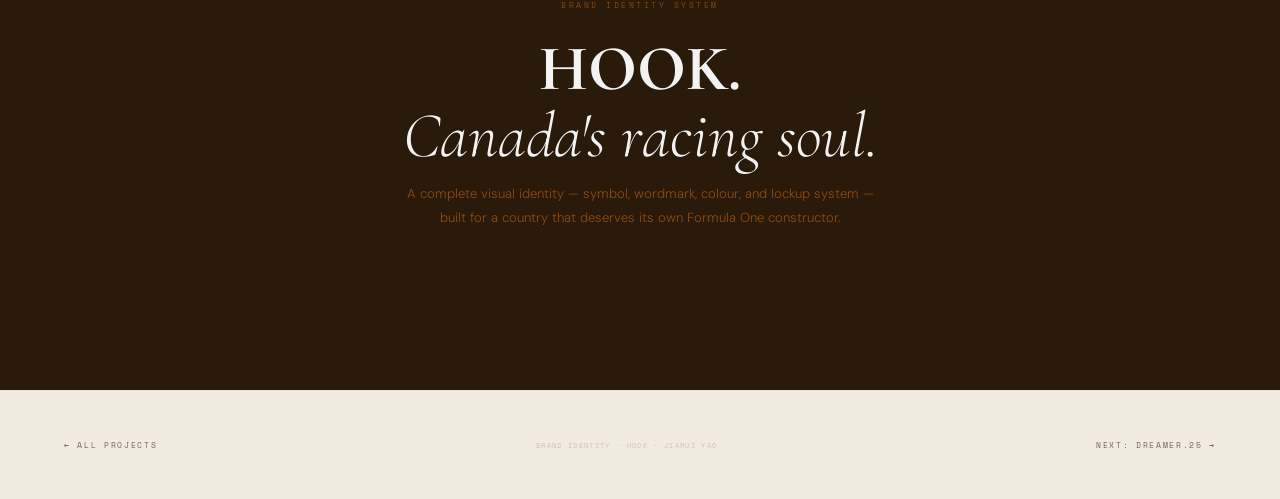
<file: case-study-hook.html>
<!DOCTYPE html>
<html lang="en">
<head>
<meta charset="UTF-8">
<meta name="viewport" content="width=device-width, initial-scale=1.0">
<title>HOOK — Canadian F1 Brand Identity · Jiarui Yao</title>
<link rel="preconnect" href="https://fonts.googleapis.com">
<link href="https://fonts.googleapis.com/css2?family=Cormorant:ital,wght@0,300;0,400;0,600;0,700;1,300;1,400&family=DM+Sans:wght@200;300;400;500&family=Space+Mono:wght@400&display=swap" rel="stylesheet">
<style>
:root{
  --cream:#f2ebe0;--blush:#e8a8b0;--peach:#f2c89a;--wing:#b8cce0;
  --lilac:#d8c0d8;--ink:#2a1f1a;--ink2:#5a4840;--muted:#75645d;
  --border:rgba(200,176,168,.18);--glass:rgba(242,235,224,.72);
  /* HOOK brand colours — from PDF */
  --hook-orange: #dc7216;
  --hook-teal:   #34aaa7;
  --hook-dark:   #2a1a0a;
  --scroll:0;--scroll-p:0;
}
*,*::before,*::after{box-sizing:border-box;margin:0;padding:0;}
html{scroll-behavior:smooth;}
body{font-family:'DM Sans',sans-serif;font-weight:300;background:var(--cream);color:var(--ink);overflow-x:hidden;cursor:none;}
body::after{content:'';position:fixed;inset:0;z-index:9998;pointer-events:none;opacity:.04;background-image:url("data:image/svg+xml,%3Csvg viewBox='0 0 512 512' xmlns='http://www.w3.org/2000/svg'%3E%3Cfilter id='g'%3E%3CfeTurbulence type='fractalNoise' baseFrequency='0.72' numOctaves='4' stitchTiles='stitch'/%3E%3C/filter%3E%3Crect width='100%25' height='100%25' filter='url(%23g)'/%3E%3C/svg%3E");background-size:256px 256px;}
.bg{position:fixed;inset:0;z-index:-1;background:radial-gradient(ellipse 60% 50% at 15% 0%,rgba(220,114,22,.14) 0%,transparent 55%),radial-gradient(ellipse 55% 50% at 88% 40%,rgba(52,170,167,.12) 0%,transparent 55%),radial-gradient(ellipse 50% 45% at 50% 100%,rgba(242,200,154,.18) 0%,transparent 55%);background-color:var(--cream);}

#cur{width:7px;height:7px;background:var(--hook-orange);border-radius:50%;position:fixed;top:0;left:0;pointer-events:none;z-index:9999;transform:translate(-50%,-50%);mix-blend-mode:multiply;transition:transform .15s;}
a:focus-visible,button:focus-visible{outline:2px solid var(--hook-orange);outline-offset:4px;}

/* NAV */
nav{position:fixed;top:0;left:0;right:0;z-index:100;display:flex;align-items:center;justify-content:space-between;padding:1.8rem 4rem;transition:background .4s;}
nav.scrolled{background:rgba(242,235,224,.9);backdrop-filter:blur(20px);border-bottom:1px solid var(--border);}
.nav-logo{font-family:'Cormorant',serif;font-size:1.1rem;font-weight:700;letter-spacing:.08em;color:var(--ink);text-decoration:none;}
.nav-logo em{font-style:italic;font-weight:300;color:var(--blush);}
.nav-back{font-family:'Space Mono',monospace;font-size:.55rem;letter-spacing:.2em;text-transform:uppercase;color:var(--muted);text-decoration:none;display:flex;align-items:center;gap:.5rem;transition:color .2s,gap .2s;}
.nav-back:hover{color:var(--ink);gap:.3rem;}

/* HERO — full orange brand block */
.hero{
  position:relative; width:100%; min-height:100vh;
  display:grid; grid-template-columns:1fr 1fr;
  background:var(--hook-orange);
  overflow:hidden;
}

/* Left — logo display */
.hero-logo-side{
  display:flex; align-items:center; justify-content:center;
  padding:8rem 4rem 4rem;
  position:relative;
}
.hero-logo-side::after{
  content:'';
  position:absolute; inset:0;
  background:radial-gradient(ellipse 70% 70% at 50% 50%,rgba(255,255,255,.12) 0%,transparent 70%);
}
.hero-logo-wrap{
  position:relative; z-index:2;
  width:min(380px,40vw); max-width:380px;
  opacity:0; animation:revealLogo 1.1s .3s cubic-bezier(.22,1,.36,1) forwards;
}
@keyframes revealLogo{
  from{opacity:0;transform:scale(.92) translateY(20px);}
  to{opacity:1;transform:scale(1) translateY(0);}
}
.hero-logo-wrap img{width:100%;height:auto;display:block;}

/* Right — text content */
.hero-text-side{
  display:flex; flex-direction:column; justify-content:center;
  padding:8rem 4rem 4rem 2rem;
}
.hero-label{
  font-family:'Space Mono',monospace;
  font-size:.52rem; letter-spacing:.28em; text-transform:uppercase;
  color:rgba(255,255,255,.55);
  display:flex; align-items:center; gap:.8rem; margin-bottom:1.4rem;
}
.hero-label::before{content:'';width:18px;height:1px;background:rgba(255,255,255,.5);}
.hero-title{
  font-family:'Cormorant',serif;
  font-size:clamp(4rem,8vw,9rem); font-weight:700;
  line-height:.85; letter-spacing:-.03em; color:#fff;
  margin-bottom:.6rem;
  opacity:0; animation:slideUp .9s .5s cubic-bezier(.22,1,.36,1) forwards;
}
.hero-title em{display:block;font-style:italic;font-weight:300;font-size:.55em;color:rgba(255,255,255,.65);}
@keyframes slideUp{from{opacity:0;transform:translateY(40px);}to{opacity:1;transform:translateY(0);}}
.hero-sub{
  font-family:'Cormorant',serif; font-size:1.1rem;
  font-style:italic; font-weight:300; color:rgba(255,255,255,.55);
  margin-bottom:2.5rem;
  opacity:0; animation:fadeIn .8s .8s forwards;
}
@keyframes fadeIn{from{opacity:0;}to{opacity:1;}}

/* Identity Values row */
.hero-values{
  display:flex; flex-wrap:wrap; gap:.5rem; margin-bottom:2.5rem;
  opacity:0; animation:fadeIn .8s 1s forwards;
}
.hero-val{
  font-family:'Space Mono',monospace;
  font-size:.5rem; letter-spacing:.14em; text-transform:uppercase;
  color:rgba(255,255,255,.8);
  border:1px solid rgba(255,255,255,.3); padding:.3rem .75rem;
}
.hero-val.hi{background:rgba(255,255,255,.15); border-color:rgba(255,255,255,.5);}

/* CRI strip */
.hero-cri{
  display:flex; flex-direction:column; gap:.4rem;
  padding-left:1rem; border-left:1px solid rgba(255,255,255,.25);
  opacity:0; animation:fadeIn .8s 1.1s forwards;
}
.hero-cri-row{display:grid; grid-template-columns:5rem 1fr; gap:.5rem; align-items:baseline;}
.hero-cri-label{font-family:'Space Mono',monospace;font-size:.48rem;letter-spacing:.2em;text-transform:uppercase;color:rgba(255,255,255,.5);}
.hero-cri-text{font-size:.75rem;line-height:1.65;color:rgba(255,255,255,.78);}

/* META strip across bottom */
.hero-meta-strip{
  grid-column:1/-1;
  display:flex; align-items:center; gap:0;
  border-top:1px solid rgba(255,255,255,.2);
  padding:1.2rem 4rem;
}
.hero-meta-item{
  font-family:'Space Mono',monospace;
  font-size:.5rem; letter-spacing:.16em; text-transform:uppercase;
  color:rgba(255,255,255,.5); padding:0 2rem;
  border-right:1px solid rgba(255,255,255,.15);
}
.hero-meta-item:first-child{padding-left:0;}
.hero-meta-item strong{color:rgba(255,255,255,.85); font-weight:400;}

/* SECTIONS */
.section{max-width:1200px;margin:0 auto;padding:8rem 4rem;opacity:0;transform:translateY(40px);transition:opacity .9s cubic-bezier(.22,1,.36,1),transform .9s cubic-bezier(.22,1,.36,1);}
.section.visible{opacity:1;transform:translateY(0);}
.s-label{font-family:'Space Mono',monospace;font-size:.52rem;letter-spacing:.3em;text-transform:uppercase;color:var(--hook-orange);display:flex;align-items:center;gap:.8rem;margin-bottom:1rem;}
.s-label::before{content:'';width:18px;height:1px;background:var(--hook-orange);}

/* CONCEPT */
.concept-bg{background:linear-gradient(135deg,rgba(220,114,22,.08) 0%,var(--cream) 60%);border-top:1px solid rgba(220,114,22,.15);border-bottom:1px solid rgba(220,114,22,.15);}
.concept-quote{font-family:'Cormorant',serif;font-size:clamp(2.2rem,4.5vw,4.5rem);font-weight:300;font-style:italic;line-height:1.1;letter-spacing:-.02em;color:var(--ink);max-width:860px;margin-bottom:3rem;padding-left:2rem;position:relative;}
.concept-quote::before{content:'"';position:absolute;left:0;top:-.2em;font-size:1.2em;color:var(--hook-orange);opacity:.5;}
.two-col{display:grid;grid-template-columns:1fr 1fr;gap:3rem;}
.col-label{font-family:'Space Mono',monospace;font-size:.55rem;letter-spacing:.22em;text-transform:uppercase;color:var(--hook-orange);margin-bottom:.8rem;}
.col-body{font-size:.84rem;line-height:1.95;color:var(--ink2);}
.col-body+.col-body{margin-top:1rem;}

/* BRAND VALUES GRID */
.values-grid{display:grid;grid-template-columns:repeat(4,1fr);gap:1px;background:var(--border);border:1px solid var(--border);margin-top:3rem;}
.val-card{background:rgba(255,252,248,.7);padding:2rem 1.6rem;position:relative;overflow:hidden;}
.val-card::after{content:'';position:absolute;top:0;left:0;right:0;height:4px;}
.val-card:nth-child(1)::after{background:var(--hook-orange);}
.val-card:nth-child(2)::after{background:#dc4614;}
.val-card:nth-child(3)::after{background:var(--hook-teal);}
.val-card:nth-child(4)::after{background:#dc7216;}
.val-category{font-family:'Space Mono',monospace;font-size:.46rem;letter-spacing:.2em;text-transform:uppercase;color:var(--hook-orange);margin-bottom:.5rem;}
.val-title{font-family:'Cormorant',serif;font-size:1.5rem;font-weight:700;color:var(--ink);margin-bottom:.6rem;}
.val-items{display:flex;flex-direction:column;gap:.3rem;}
.val-item{font-size:.73rem;line-height:1.7;color:var(--muted);}

/* LOGO ANATOMY — neutral section with orange logo displayed large */
.logo-anatomy-section{
  background:var(--hook-dark);
  padding:7rem 4rem;
}
.logo-anatomy-inner{max-width:1200px;margin:0 auto;display:grid;grid-template-columns:1fr 1fr;gap:5rem;align-items:center;}
.logo-display{display:flex;align-items:center;justify-content:center;}
.logo-display img{width:min(320px,40vw);height:auto;display:block;}
.logo-text-side{}
.logo-eyebrow{font-family:'Space Mono',monospace;font-size:.52rem;letter-spacing:.3em;text-transform:uppercase;color:rgba(220,114,22,.8);display:flex;align-items:center;gap:.8rem;margin-bottom:1.2rem;}
.logo-eyebrow::before{content:'';width:14px;height:1px;background:var(--hook-orange);}
.logo-headline{font-family:'Cormorant',serif;font-size:clamp(2rem,4vw,4rem);font-weight:700;line-height:.9;letter-spacing:-.025em;color:#fff;margin-bottom:1.6rem;}
.logo-headline em{font-style:italic;font-weight:300;color:rgba(220,114,22,.88);}
.logo-meanings{display:flex;flex-direction:column;gap:1px;background:rgba(255,255,255,.06);border:1px solid rgba(255,255,255,.08);}
.meaning-row{display:grid;grid-template-columns:.8fr 2fr;gap:1px;background:rgba(255,255,255,.06);}
.meaning-key{background:rgba(220,114,22,.12);padding:1.2rem 1.4rem;font-family:'Space Mono',monospace;font-size:.46rem;letter-spacing:.14em;text-transform:uppercase;color:rgba(220,114,22,.8);display:flex;align-items:center;}
.meaning-val{background:rgba(255,255,255,.03);padding:1.2rem 1.4rem;font-size:.76rem;line-height:1.75;color:rgba(255,255,255,.68);}

/* COLOUR SYSTEM */
.colour-section{}
.colour-grid{display:grid;grid-template-columns:repeat(6,1fr);gap:1.2rem;margin-top:2.5rem;}
.colour-card{display:flex;flex-direction:column;gap:.6rem;}
.colour-swatch{height:80px;border-radius:2px;position:relative;}
.colour-swatch.primary{height:120px;}
.colour-hex{font-family:'Space Mono',monospace;font-size:.5rem;letter-spacing:.14em;text-transform:uppercase;color:var(--muted);}
.colour-name{font-size:.72rem;color:var(--ink2);}
.colour-role{font-family:'Space Mono',monospace;font-size:.44rem;letter-spacing:.12em;text-transform:uppercase;color:var(--hook-orange);}

/* ITERATION STRIP */
.iter-desc{font-size:.84rem;line-height:1.95;color:var(--ink2);max-width:700px;margin-bottom:2.5rem;}
.iter-phases{display:grid;grid-template-columns:repeat(4,1fr);gap:1px;background:var(--border);border:1px solid var(--border);margin-top:2rem;}
.iter-phase{background:rgba(255,252,248,.7);padding:1.8rem 1.6rem;position:relative;}
.iter-phase::after{content:'';position:absolute;bottom:0;left:0;right:0;height:3px;}
.iter-phase:nth-child(1)::after{background:rgba(200,176,168,.4);}
.iter-phase:nth-child(2)::after{background:rgba(200,176,168,.6);}
.iter-phase:nth-child(3)::after{background:rgba(220,114,22,.6);}
.iter-phase:nth-child(4)::after{background:var(--hook-orange);}
.iter-tag{font-family:'Space Mono',monospace;font-size:.46rem;letter-spacing:.18em;text-transform:uppercase;color:var(--hook-orange);margin-bottom:.6rem;}
.iter-title{font-family:'Cormorant',serif;font-size:1.2rem;font-weight:700;color:var(--ink);margin-bottom:.55rem;}
.iter-body{font-size:.72rem;line-height:1.78;color:var(--muted);}

/* TYPOGRAPHY */
.type-showcase{
  background:rgba(220,114,22,.06);
  border:1px solid rgba(220,114,22,.15);
  padding:3rem; margin-top:2.5rem;
  display:grid; grid-template-columns:1fr 1fr; gap:3rem; align-items:center;
}
.type-display{font-family:'Cormorant',serif;line-height:1;}
.type-name{font-size:clamp(4rem,10vw,8rem);font-weight:700;font-style:italic;color:var(--hook-orange);letter-spacing:-.02em;}
.type-sub{font-size:.72rem;line-height:1.85;color:var(--ink2);}
.type-rationale-title{font-family:'Space Mono',monospace;font-size:.52rem;letter-spacing:.22em;text-transform:uppercase;color:var(--hook-orange);margin-bottom:.7rem;}

/* FINAL LOGO DISPLAY */
.final-logo-section{background:var(--hook-orange);padding:6rem 4rem;}
.final-logo-inner{max-width:1200px;margin:0 auto;}
.final-logo-grid{display:grid;grid-template-columns:1fr 1fr 1fr;gap:2rem;margin-top:3rem;}
.final-logo-card{background:rgba(255,255,255,.12);padding:2rem;display:flex;align-items:center;justify-content:center;min-height:180px;}
.final-logo-card img{max-width:100%;max-height:140px;height:auto;display:block;}
.final-logo-card.dark{background:rgba(0,0,0,.2);}
.final-logo-card.light{background:rgba(255,255,255,.9);}
.final-logo-label{font-family:'Space Mono',monospace;font-size:.46rem;letter-spacing:.18em;text-transform:uppercase;color:rgba(255,255,255,.55);margin-top:.8rem;text-align:center;}

/* REFLECTION */
.refl-cols{display:grid;grid-template-columns:1fr 1fr;gap:3rem;margin-top:3rem;}
.refl-title{font-family:'Cormorant',serif;font-size:1.3rem;font-weight:700;color:var(--ink);margin-bottom:1.2rem;}
.refl-list{list-style:none;display:flex;flex-direction:column;gap:.9rem;}
.refl-list li{font-size:.8rem;line-height:1.82;color:var(--ink2);padding-left:1.2rem;position:relative;}
.refl-list li::before{content:'·';position:absolute;left:0;color:var(--hook-orange);font-weight:700;}

/* CTA */
.cta-section{background:var(--hook-dark);padding:7rem 4rem;text-align:center;}
.cta-label{font-family:'Space Mono',monospace;font-size:.52rem;letter-spacing:.3em;text-transform:uppercase;color:rgba(220,114,22,.5);margin-bottom:1.5rem;}
.cta-title{font-family:'Cormorant',serif;font-size:clamp(2.5rem,5vw,5rem);font-weight:300;font-style:italic;color:rgba(255,255,255,.95);line-height:1.05;margin-bottom:.8rem;}
.cta-title strong{font-weight:700;font-style:normal;}
.cta-sub{font-size:.82rem;color:rgba(220,114,22,.55);max-width:480px;margin:0 auto 3rem;line-height:1.85;}

/* BOTTOM NAV */
.bottom-nav{display:flex;align-items:center;justify-content:space-between;padding:3rem 4rem;border-top:1px solid var(--border);}
.bottom-nav-link{font-family:'Space Mono',monospace;font-size:.52rem;letter-spacing:.2em;text-transform:uppercase;color:var(--muted);text-decoration:none;display:flex;align-items:center;gap:.5rem;transition:color .2s;}
.bottom-nav-link:hover{color:var(--ink);}
.bottom-nav-center{font-family:'Space Mono',monospace;font-size:.46rem;letter-spacing:.18em;text-transform:uppercase;color:rgba(160,136,128,.4);}

@media(max-width:900px){
  nav{padding:1.4rem 1.5rem;}
  .hero{grid-template-columns:1fr;}
  .hero-logo-side{padding:7rem 2rem 2rem;}
  .hero-logo-wrap{width:240px;}
  .hero-text-side{padding:2rem 2rem 3rem;}
  .hero-meta-strip{padding:1rem 2rem;flex-wrap:wrap;gap:.5rem;}
  .hero-meta-item{padding:.3rem 1rem;border:none;}
  .section{padding:5rem 1.5rem;}
  .two-col,.refl-cols,.logo-anatomy-inner{grid-template-columns:1fr;gap:2rem;}
  .values-grid{grid-template-columns:1fr 1fr;}
  .colour-grid{grid-template-columns:repeat(3,1fr);}
  .iter-phases{grid-template-columns:1fr 1fr;}
  .type-showcase,.final-logo-grid{grid-template-columns:1fr;}
  .logo-anatomy-section,.final-logo-section,.cta-section{padding:4rem 1.5rem;}
  .bottom-nav{padding:2rem 1.5rem;}
}
@media(hover:none),(pointer:coarse){body{cursor:auto;}#cur{display:none;}}
@media(prefers-reduced-motion:reduce){html{scroll-behavior:auto;}*,*::before,*::after{animation-duration:.01ms!important;animation-iteration-count:1!important;transition-duration:.01ms!important;}#cur{display:none;}.section{opacity:1;transform:none;}}
</style>
</head>
<body>
<div id="cur"></div>
<div class="bg"></div>

<nav id="nav">
  <a href="index.html" class="nav-logo">Jiarui <em>Yao</em></a>
  <a href="projects.html" class="nav-back">← Back to Projects</a>
</nav>

<!-- ══ HERO — orange brand block with real logo ══ -->
<section class="hero">
  <div class="hero-logo-side">
    <div class="hero-logo-wrap">
      <img src="imag/project/hook-logo.png" alt="HOOK — Final Logo">
    </div>
  </div>

  <div class="hero-text-side">
    <div class="hero-label">Project 03 · Brand Identity · Illustrator · Fall 2024</div>
    <h1 class="hero-title">HOOK<br><em>Canadian F1 Brand</em></h1>
    <p class="hero-sub">Visual identity design · Canadian automobile manufacturer · Formula One</p>

    <div class="hero-values">
      <span class="hero-val hi">Tension</span>
      <span class="hero-val hi">Excitement</span>
      <span class="hero-val hi">Danger</span>
      <span class="hero-val">Challenge</span>
      <span class="hero-val">Agitation</span>
      <span class="hero-val">The Hero</span>
    </div>

    <div class="hero-cri">
      <div class="hero-cri-row">
        <span class="hero-cri-label">Context</span>
        <span class="hero-cri-text">Canada had no Formula One constructor. A gap in national sporting identity — waiting to be designed into existence.</span>
      </div>
      <div class="hero-cri-row">
        <span class="hero-cri-label">Role</span>
        <span class="hero-cri-text">Sole brand strategist and visual designer — concept, symbol, wordmark, colour system, and all logo lockup variations.</span>
      </div>
      <div class="hero-cri-row">
        <span class="hero-cri-label">Impact</span>
        <span class="hero-cri-text">A dynamic tire-hook mark encoding tension, speed, and team solidarity — legible from a pit wall banner to a 12-point footnote.</span>
      </div>
    </div>
  </div>

  <div class="hero-meta-strip">
    <div class="hero-meta-item"><strong>Tool</strong> &nbsp;Adobe Illustrator</div>
    <div class="hero-meta-item"><strong>Course</strong> VDES19798 · Design &amp; Visual Language</div>
    <div class="hero-meta-item"><strong>Instructor</strong> Mr. Ed Naus</div>
    <div class="hero-meta-item"><strong>Date</strong> November 21, 2024</div>
    <div class="hero-meta-item"><strong>Archetype</strong> The Hero</div>
  </div>
</section>


<!-- CONCEPT -->
<div class="concept-bg">
  <div class="section" data-reveal>
    <div class="s-label">Brand Concept</div>
    <p class="concept-quote">The cars on the track and the outsiders are like a hook in the middle — hooked into the hearts of both sides.</p>
    <div class="two-col">
      <div>
        <div class="col-label">The Insight</div>
        <p class="col-body">The initial research phase surfaced a fundamental tension within Formula One's audience: casual fans drawn to spectacle, and engineers who treat every corner as a calculation. The brand's opportunity lay not in choosing one, but in articulating the invisible thread between them — the driver on the track is inseparable from the team behind the data.</p>
        <p class="col-body">That's why the only way to make it a true motorsports brand is to capture both sides: the driver on the track and the team behind him. The hook hooks them together — the driver's failure is the team's regret; the data staff's error drags the driver down. They are literally, physically, one.</p>
      </div>
      <div>
        <div class="col-label">The Symbol Logic</div>
        <p class="col-body">I chose the tire as the symbol's foundation because it is the first element to communicate automobile industry at a glance — and in Formula One, the tire is the most critical variable. I wanted the mark to exaggerate dynamic effects, not replicate a static tire.</p>
        <p class="col-body">A continuous curve of the tire silhouette in motion — thick and thin lines, dramatic speed differentials — creates a mark that people can intuitively feel before they read it: <strong>danger, challenge, agitation, momentum.</strong> The font is heavily slanted and irregular, symbolising extreme passion and excitement.</p>
      </div>
    </div>
  </div>
</div>


<!-- BRAND VALUES -->
<div class="section" data-reveal>
  <div class="s-label">Identity Values</div>
  <h2 style="font-family:'Cormorant',serif;font-size:clamp(1.8rem,3.5vw,3rem);font-weight:700;letter-spacing:-.02em;color:var(--ink);margin-bottom:.5rem;">
    What HOOK stands for.<br><em style="font-style:italic;font-weight:300;color:var(--hook-orange);">Before you read a word.</em>
  </h2>
  <div class="values-grid">
    <div class="val-card">
      <div class="val-category">Personality</div>
      <div class="val-title">Tension &amp; Excitement</div>
      <div class="val-items">
        <div class="val-item">· Danger</div>
        <div class="val-item">· Challenge</div>
        <div class="val-item">· Agitation</div>
        <div class="val-item">· Momentum</div>
      </div>
    </div>
    <div class="val-card">
      <div class="val-category">Archetype</div>
      <div class="val-title">The Hero</div>
      <div class="val-items">
        <div class="val-item">Courage under pressure</div>
        <div class="val-item">Mastery through discipline</div>
        <div class="val-item">Victory as transformation</div>
      </div>
    </div>
    <div class="val-card">
      <div class="val-category">Concept</div>
      <div class="val-title">Vehicle Manufacturer</div>
      <div class="val-items">
        <div class="val-item">Canadian origin</div>
        <div class="val-item">Toronto, Ontario HQ</div>
        <div class="val-item">F1 World Championship</div>
      </div>
    </div>
    <div class="val-card">
      <div class="val-category">Values</div>
      <div class="val-title">Boldness &amp; Integrity</div>
      <div class="val-items">
        <div class="val-item">· Boldness</div>
        <div class="val-item">· Customer Experience</div>
        <div class="val-item">· Innovation</div>
        <div class="val-item">· Learning · Integrity</div>
      </div>
    </div>
  </div>
</div>


<!-- LOGO ANATOMY — dark section -->
<div class="logo-anatomy-section">
  <div class="logo-anatomy-inner">
    <div class="logo-display">
      <img src="imag/project/hook-logo.png" alt="HOOK Final Logo — Orange Background">
    </div>
    <div class="logo-text-side">
      <div class="logo-eyebrow">Logo Anatomy</div>
      <h2 class="logo-headline">One mark.<br>Three meanings.<br><em>One racing soul.</em></h2>
      <div class="logo-meanings">
        <div class="meaning-row">
          <div class="meaning-key">Tire in Motion</div>
          <div class="meaning-val">The swirling circular element evokes a tire at speed — the contact patch that connects the car to the track. Thick-to-thin line weight creates the sensation of blur and velocity.</div>
        </div>
        <div class="meaning-row">
          <div class="meaning-key">The Hook Itself</div>
          <div class="meaning-val">The dominant sweeping gesture is the hook — representing the overtaking move on track, the act of claiming position. Aggressive, decisive, forward-leaning.</div>
        </div>
        <div class="meaning-row">
          <div class="meaning-key">Team Unity</div>
          <div class="meaning-val">Hooks lock together. The form implies connection between driver and crew, team and nation, constructor and championship. A single mark that carries a collective metaphor.</div>
        </div>
      </div>
    </div>
  </div>
</div>


<!-- COLOUR SYSTEM -->
<div class="section" data-reveal>
  <div class="s-label">Colour System</div>
  <h2 style="font-family:'Cormorant',serif;font-size:clamp(1.8rem,3.5vw,3rem);font-weight:700;letter-spacing:-.02em;color:var(--ink);margin-bottom:.5rem;">
    Warm. Energetic.<br><em style="font-style:italic;font-weight:300;color:var(--hook-orange);">Unmistakably Canadian.</em>
  </h2>
  <p style="font-size:.82rem;line-height:1.9;color:var(--muted);max-width:620px;margin:.8rem 0 0;">The primary palette — harvest orange and racing teal — was selected from multiple colour alternatives after testing warmth, visibility at speed, and contrast ratios for livery and signage applications.</p>
  <div class="colour-grid">
    <div class="colour-card">
      <div class="colour-swatch primary" style="background:#dc7216;"></div>
      <div class="colour-role">Primary</div>
      <div class="colour-hex">#dc7216</div>
      <div class="colour-name">Harvest Orange — core brand energy</div>
    </div>
    <div class="colour-card">
      <div class="colour-swatch primary" style="background:#34aaa7;"></div>
      <div class="colour-role">Secondary</div>
      <div class="colour-hex">#34aaa7</div>
      <div class="colour-name">Racing Teal — speed and precision</div>
    </div>
    <div class="colour-card">
      <div class="colour-swatch" style="background:#dc4614;"></div>
      <div class="colour-hex">#dc4614</div>
      <div class="colour-name">Danger Red — alternative</div>
    </div>
    <div class="colour-card">
      <div class="colour-swatch" style="background:#bf3684;"></div>
      <div class="colour-hex">#bf3684</div>
      <div class="colour-name">Magenta — explored, rejected</div>
    </div>
    <div class="colour-card">
      <div class="colour-swatch" style="background:#1083c6;"></div>
      <div class="colour-hex">#1083c6</div>
      <div class="colour-name">Racing Blue — explored</div>
    </div>
    <div class="colour-card">
      <div class="colour-swatch" style="background:#2a1a0a;"></div>
      <div class="colour-hex">#2a1a0a</div>
      <div class="colour-name">Dark Ground — neutral base</div>
    </div>
  </div>
</div>


<!-- ITERATION PROCESS -->
<div class="section" data-reveal style="padding-top:0;">
  <div class="s-label">Design Process</div>
  <h2 style="font-family:'Cormorant',serif;font-size:clamp(1.8rem,3.5vw,3rem);font-weight:700;letter-spacing:-.02em;color:var(--ink);margin-bottom:1rem;">
    From tire sketches<br><em style="font-style:italic;font-weight:300;color:var(--hook-orange);">to racing mark.</em>
  </h2>
  <p class="iter-desc">In my first sketches, I was interested in using words to design racing graphics — creating a direct connection between company name and car. But I realised this was one-dimensional. I needed to identify the ideas connected to the race before creating the word, and diversify outward rather than one-to-one.</p>

  <div class="iter-phases">
    <div class="iter-phase">
      <div class="iter-tag">Phase 01 · Research</div>
      <div class="iter-title">Tire Photography</div>
      <p class="iter-body">Collected close-up and long-distance tire photos from F1 official websites, comparing with-movement and without-movement. Key finding: a static replica of a tire pattern does not bring out emotion — only an explosive, moving image does.</p>
    </div>
    <div class="iter-phase">
      <div class="iter-tag">Phase 02 · Sketching</div>
      <div class="iter-title">12+ Logo Concepts</div>
      <p class="iter-body">Multiple concepts explored different approaches to the tire motif — orbital, angled, 3D perspective, abstracted, and combined with wordmark in various configurations. Narrow to bold, italic to upright, complex to simple.</p>
    </div>
    <div class="iter-phase">
      <div class="iter-tag">Phase 03 · Refinement</div>
      <div class="iter-title">Colour Exploration</div>
      <p class="iter-body">15+ colour variations tested across warm (orange, red, pink) and cool (blue, teal, purple) palettes. The teacher's principle applied: more than three colours in a logo creates distraction. Warm + bright wins for motorsport impression.</p>
    </div>
    <div class="iter-phase">
      <div class="iter-tag">Phase 04 · Final</div>
      <div class="iter-title">Identity System</div>
      <p class="iter-body">Orange (#dc7216) on orange background — primary lockup. Teal (#34aaa7) as secondary pairing. Symbol in multiple scales (large/medium/small), vertical and horizontal lockups tested and standardised against the sizing template.</p>
    </div>
  </div>
</div>


<!-- TYPOGRAPHY -->
<div class="section" data-reveal style="padding-top:0;">
  <div class="s-label">Typography &amp; Wordmark</div>
  <div class="type-showcase">
    <div class="type-display">
      <div class="type-name">Hook</div>
    </div>
    <div>
      <div class="type-rationale-title">Typographic Rationale</div>
      <p class="type-sub">I prefer a font with a lot of slant and irregularity — symbolising sports, extreme passion, and excitement. The slant carries forward momentum without needing an image. The partial small cap treatment of the "H" creates a distinctive character: not fully uppercase (too rigid), not fully lowercase (too casual) — occupying exactly the tension zone the brand lives in.</p>
      <p class="type-sub" style="margin-top:1rem;">Multiple typeface explorations were conducted: heavy condensed sans, calligraphic scripts, extreme italics, speed-line distortions. The final selection balances legibility at distance with personality at close range — a requirement unique to motorsport applications.</p>
    </div>
  </div>
</div>


<!-- FINAL LOGO DISPLAY -->
<div class="final-logo-section">
  <div class="final-logo-inner">
    <div style="font-family:'Space Mono',monospace;font-size:.52rem;letter-spacing:.3em;text-transform:uppercase;color:rgba(255,255,255,.55);margin-bottom:.8rem;">Final Identity</div>
    <h2 style="font-family:'Cormorant',serif;font-size:clamp(2rem,4vw,4rem);font-weight:700;color:#fff;line-height:.9;margin-bottom:.5rem;">HOOK — Logo System</h2>
    <p style="font-size:.82rem;color:rgba(255,255,255,.55);margin-bottom:0;">All lockup variants — vertical, horizontal, symbol-only, across primary backgrounds.</p>
    <div class="final-logo-grid">
      <div>
        <div class="final-logo-card">
          <img src="imag/project/hook-logo.png" alt="HOOK Vertical Lockup — Orange">
        </div>
        <div class="final-logo-label">Vertical lockup · Primary (#dc7216)</div>
      </div>
      <div>
        <div class="final-logo-card light">
          <img src="imag/project/hook-logo.png" alt="HOOK on White" style="filter:hue-rotate(0deg);">
        </div>
        <div class="final-logo-label">On white background</div>
      </div>
      <div>
        <div class="final-logo-card dark">
          <img src="imag/project/hook-logo.png" alt="HOOK on Dark">
        </div>
        <div class="final-logo-label">On dark background</div>
      </div>
    </div>
  </div>
</div>


<!-- REFLECTION -->
<div class="section" data-reveal>
  <div class="s-label">Reflection</div>
  <h2 style="font-family:'Cormorant',serif;font-size:clamp(1.8rem,3.5vw,3rem);font-weight:700;letter-spacing:-.02em;color:var(--ink);margin-bottom:.5rem;">Strategic Outcomes</h2>
  <div class="refl-cols">
    <div>
      <div class="refl-title" style="font-family:'Cormorant',serif;">On Concept</div>
      <ul class="refl-list">
        <li>The brief demanded a multi-dimensional translation: from a single word (speed) to a compound of emotion, culture, physics, and visual form. The mark encodes all four simultaneously.</li>
        <li>The hook metaphor — binding driver to team — emerged through audience research and technical interviews, not intuition. Strategic context generated the concept where visual brainstorming alone could not.</li>
        <li>A literal replica of the tyre communicates category but not character. An explosive, dynamic reinterpretation communicates speed, danger, and identity in a single mark.</li>
        <li>The colour system was deliberately constrained to two primaries. In motorsport environments — livery, signage, broadcast — restraint amplifies, not limits, recognition.</li>
      </ul>
    </div>
    <div>
      <div class="refl-title" style="font-family:'Cormorant',serif;">On Execution</div>
      <ul class="refl-list">
        <li>Thick-to-thin line variation encodes perceived velocity without animation — the eye processes motion before the brain reads the form. This is kineticism as brand language.</li>
        <li>The wordmark's slant and irregular weight distribution operate as a second emotional signal, independent of the symbol. Typography carries personality; the two reinforce rather than repeat each other.</li>
        <li>Colour testing across 15+ palettes established that warm-bright combinations outperform cool neutrals in motorsport brand recognition — a decision validated empirically, not assumed aesthetically.</li>
        <li>The next phase will validate the mark kinetically — Cinema 4D animation to test system integrity at race speed across three-dimensional livery and environmental signage.</li>
      </ul>
    </div>
  </div>
</div>


<div class="cta-section">
  <div class="cta-label">Brand Identity System</div>
  <h2 class="cta-title"><strong>HOOK.</strong><br>Canada's racing soul.</h2>
  <p class="cta-sub">A complete visual identity — symbol, wordmark, colour, and lockup system — built for a country that deserves its own Formula One constructor.</p>
</div>

<div class="bottom-nav">
  <a href="projects.html" class="bottom-nav-link">← All Projects</a>
  <span class="bottom-nav-center">Brand Identity · HOOK · Jiarui Yao</span>
  <a href="case-study-dreamer.html" class="bottom-nav-link">Next: Dreamer.25 →</a>
</div>

<script>
(function(){function b(){const y=window.scrollY,m=document.body.scrollHeight-window.innerHeight;document.documentElement.style.setProperty('--scroll',y);document.documentElement.style.setProperty('--scroll-p',m>0?y/m:0);}window.addEventListener('scroll',b,{passive:true});b();})();
const cur=document.getElementById('cur');
document.addEventListener('mousemove',e=>{cur.style.left=e.clientX+'px';cur.style.top=e.clientY+'px';});
document.querySelectorAll('a,button').forEach(el=>{el.addEventListener('mouseenter',()=>cur.style.transform='translate(-50%,-50%) scale(2.2)');el.addEventListener('mouseleave',()=>cur.style.transform='translate(-50%,-50%) scale(1)');});
window.addEventListener('scroll',()=>document.getElementById('nav').classList.toggle('scrolled',scrollY>40),{passive:true});
const obs=new IntersectionObserver(entries=>{entries.forEach(e=>{if(e.isIntersecting){e.target.classList.add('visible');obs.unobserve(e.target);}});},{threshold:0.08,rootMargin:'0px 0px -50px 0px'});
document.querySelectorAll('[data-reveal]').forEach(el=>obs.observe(el));
(function(){const v=document.createElement('div');Object.assign(v.style,{position:'fixed',inset:'0',zIndex:'99999',background:'#f2ebe0',transformOrigin:'top center',transform:'translateY(0)',transition:'transform 0.72s cubic-bezier(0.76,0,0.24,1)',pointerEvents:'none'});const s=document.createElement('div');Object.assign(s.style,{position:'absolute',inset:'0',background:'linear-gradient(135deg,rgba(220,114,22,.18) 0%,transparent 45%,rgba(52,170,167,.1) 100%)'});v.appendChild(s);document.body.prepend(v);v.getBoundingClientRect();requestAnimationFrame(()=>requestAnimationFrame(()=>{v.style.transform='translateY(-100%)'}));let n=false;document.addEventListener('click',e=>{const a=e.target.closest('a[href]');if(!a||n)return;const h=a.getAttribute('href');if(!h||h==='#'||h.startsWith('#')||h.startsWith('http')||a.target==='_blank')return;e.preventDefault();n=true;v.style.transition='transform 0.58s cubic-bezier(0.76,0,0.24,1)';v.style.transform='translateY(0)';setTimeout(()=>{window.location.href=h;},580);});})();
</script>
</body>
</html>
</file>
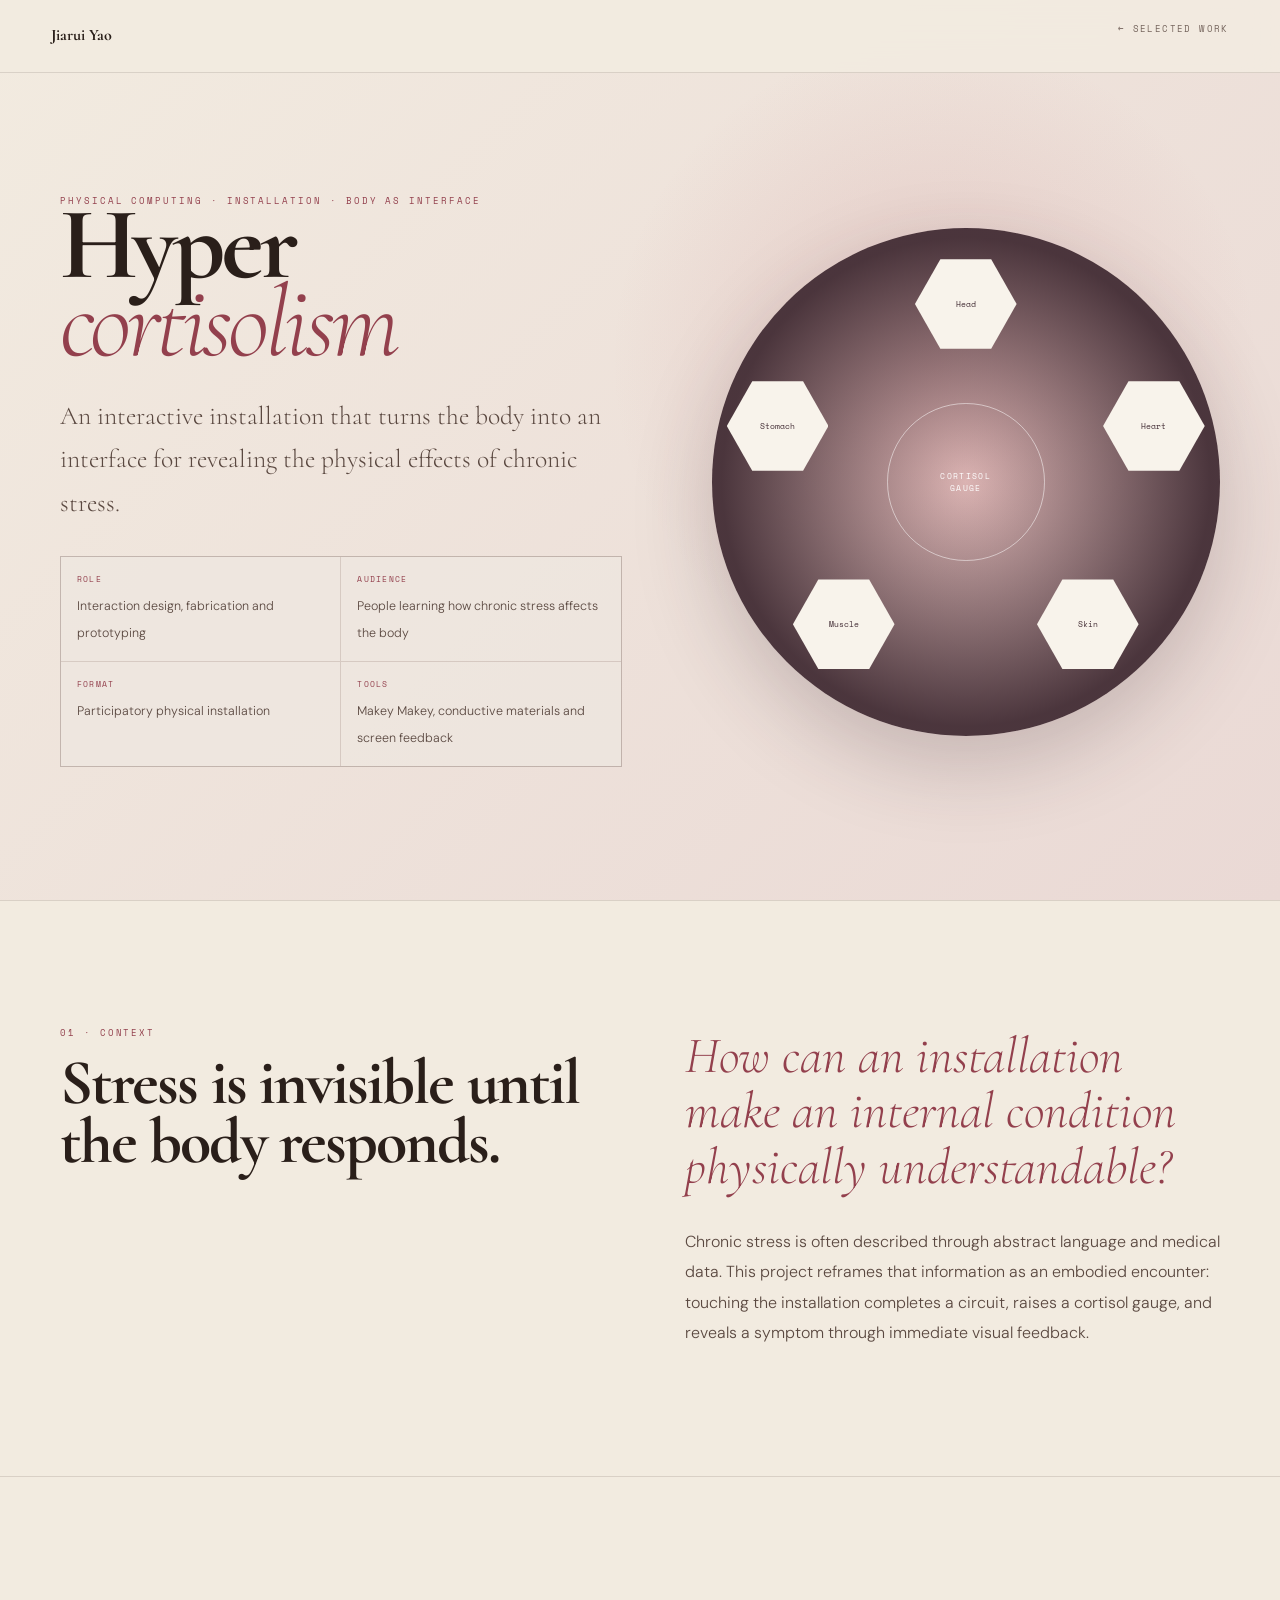
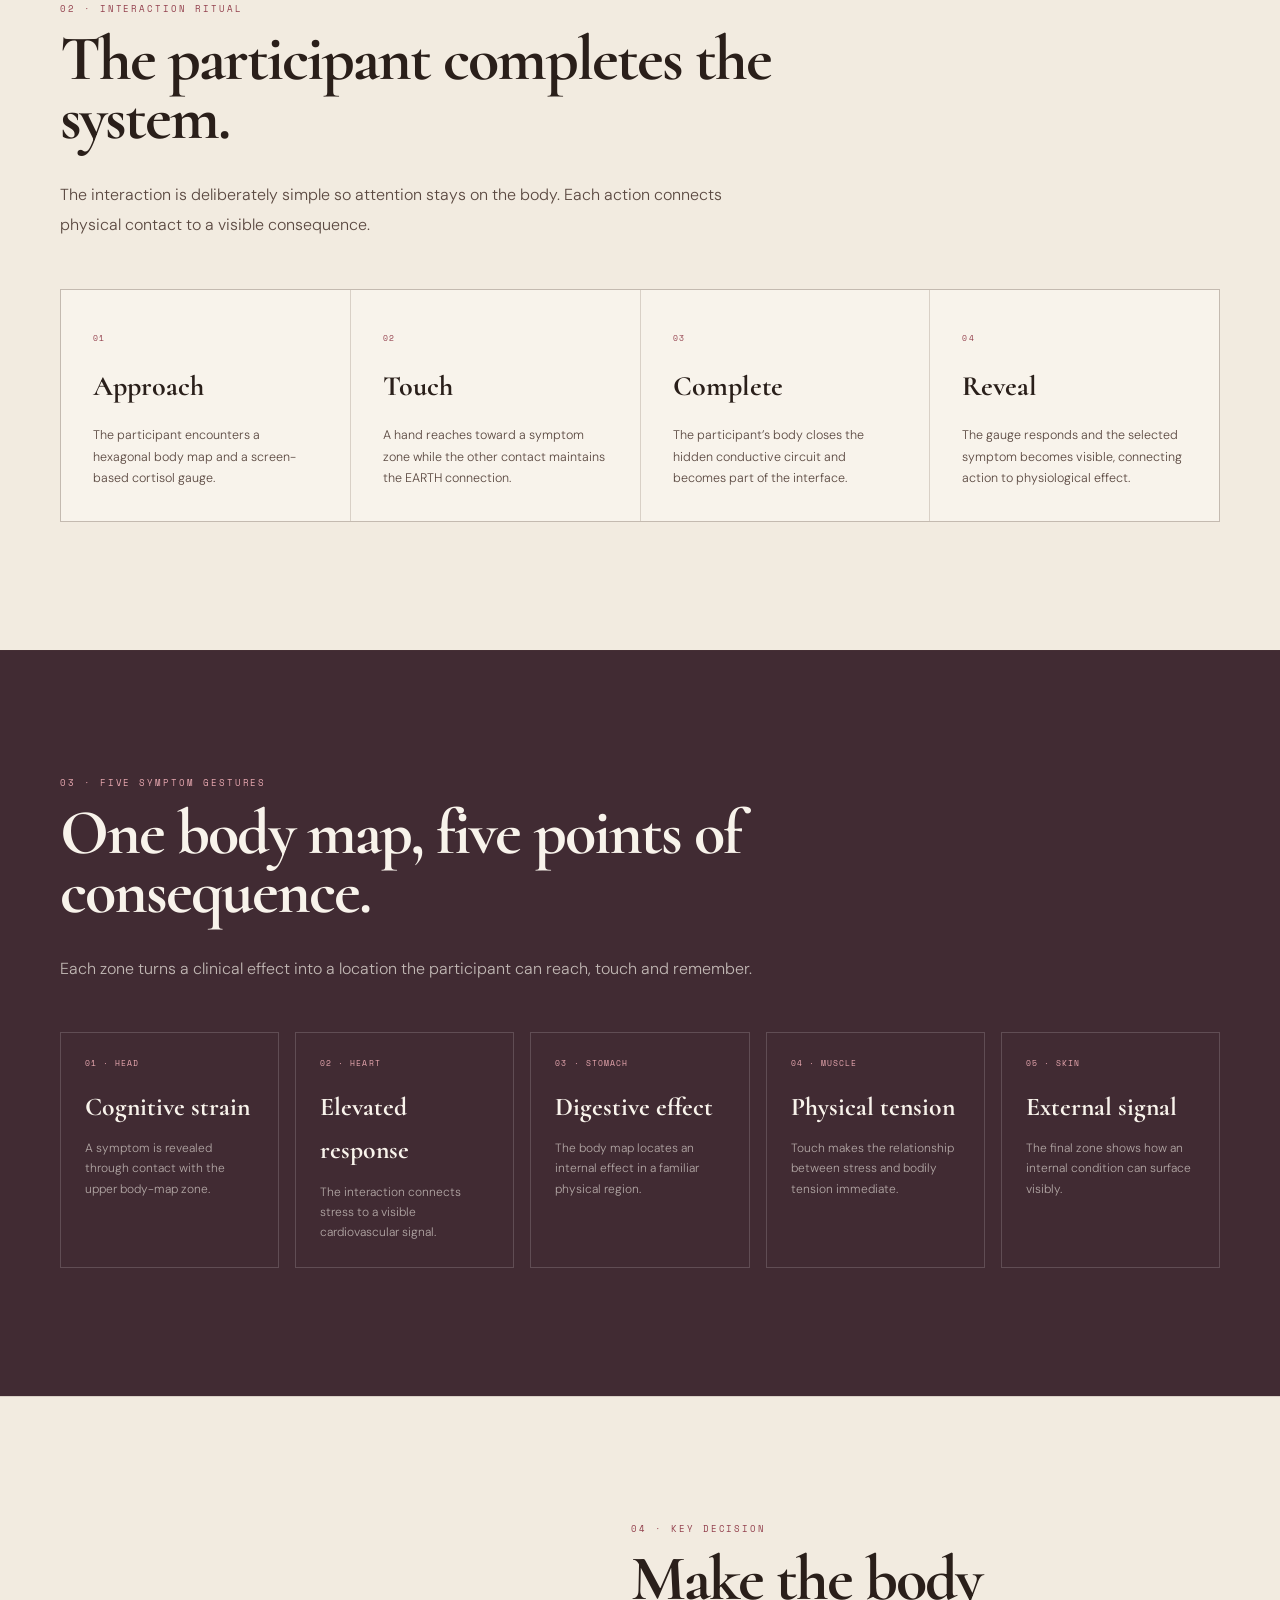
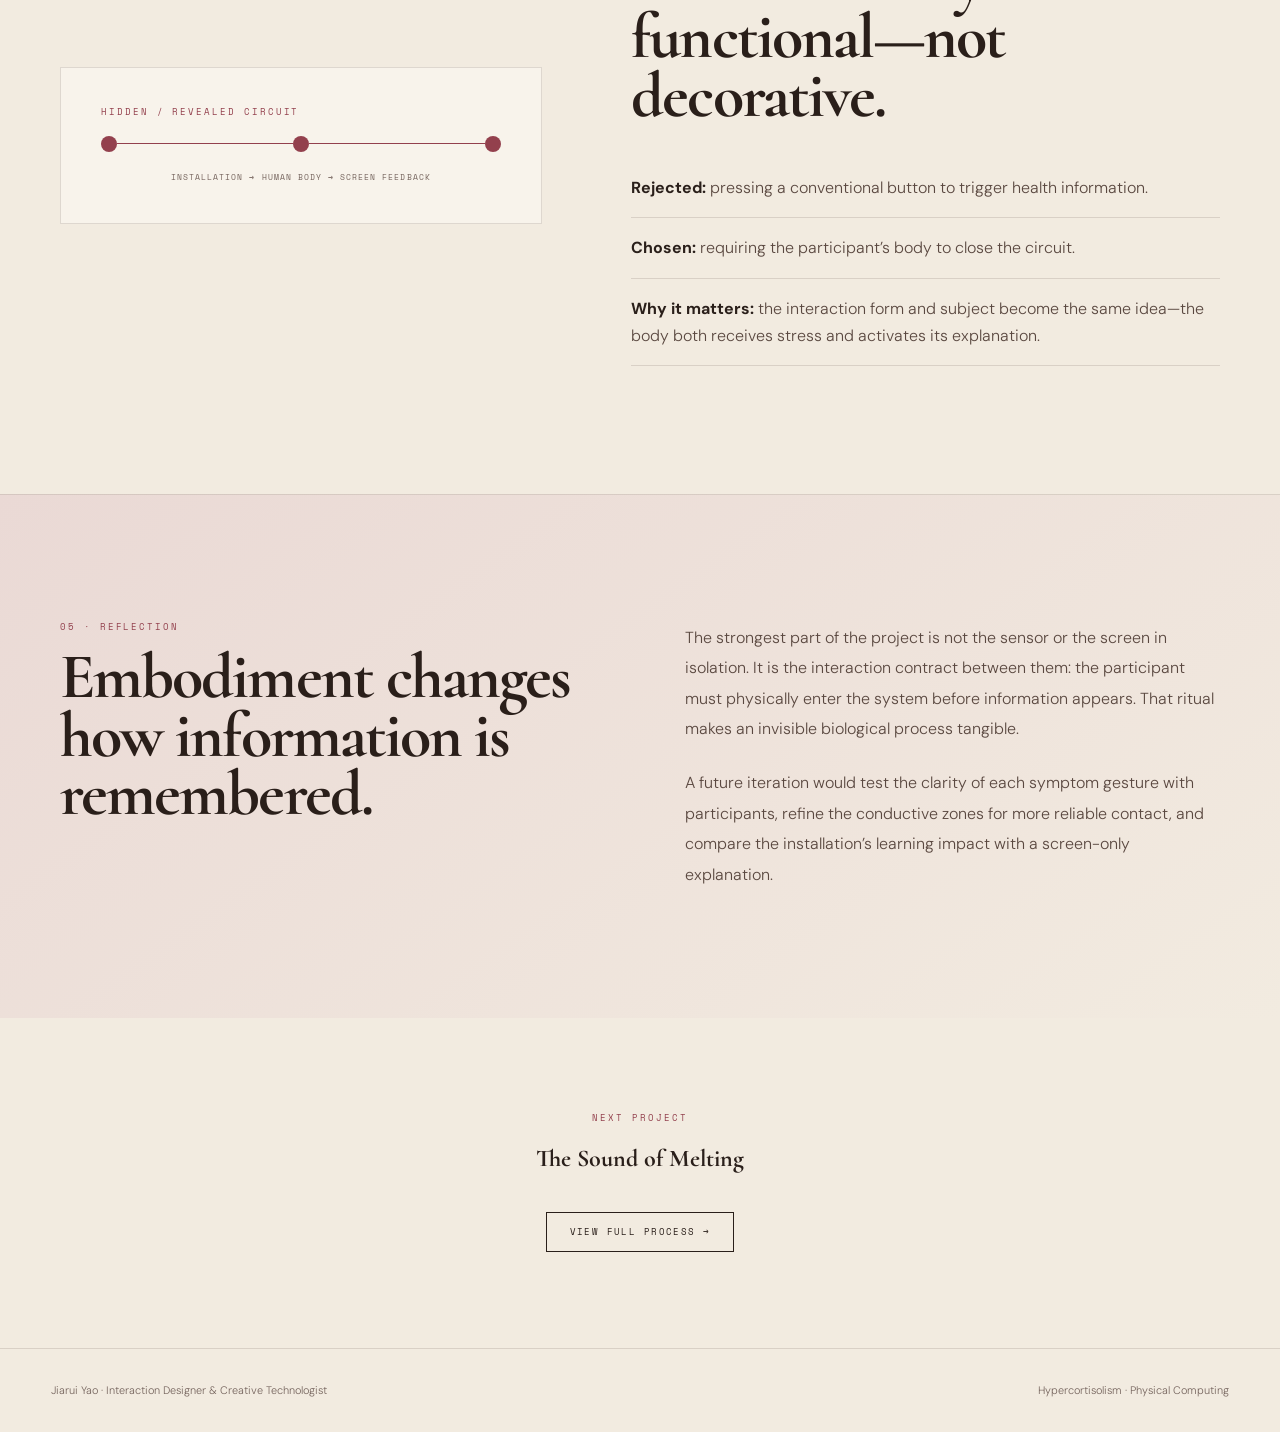
<file: case-study-hypercortisolism.html>
<!DOCTYPE html>
<html lang="en">
<head>
<meta charset="UTF-8">
<meta name="viewport" content="width=device-width, initial-scale=1.0">
<meta name="description" content="Hypercortisolism — an interactive installation by Jiarui Yao that turns the body into an interface for understanding chronic stress.">
<title>Hypercortisolism — Jiarui Yao</title>
<link rel="preconnect" href="https://fonts.googleapis.com">
<link href="https://fonts.googleapis.com/css2?family=Cormorant:ital,wght@0,300;0,600;0,700;1,300&family=DM+Sans:wght@300;400;500&family=Space+Mono&display=swap" rel="stylesheet">
<style>
:root{--cream:#f2ebe0;--paper:#f8f3eb;--ink:#2a1f1a;--ink2:#5a4840;--muted:#75645d;--blush:#e8a8b0;--wing:#b8cce0;--stress:#93404d;--deep:#412b33;--line:rgba(90,72,64,.16)}
*{box-sizing:border-box;margin:0;padding:0}html{scroll-behavior:smooth}body{font-family:'DM Sans',sans-serif;font-weight:300;background:var(--cream);color:var(--ink);line-height:1.7}a{color:inherit}.wrap{width:min(1160px,calc(100% - 48px));margin:auto}.eyebrow{font:400 .55rem/1 'Space Mono',monospace;letter-spacing:.22em;text-transform:uppercase;color:var(--stress)}h1,h2,h3{font-family:'Cormorant',serif}nav{position:fixed;z-index:20;top:0;left:0;right:0;display:flex;justify-content:space-between;padding:1.4rem 4vw;background:rgba(242,235,224,.9);backdrop-filter:blur(18px);border-bottom:1px solid var(--line)}nav a{text-decoration:none}.logo{font-family:'Cormorant',serif;font-weight:700}.back{font:400 .55rem 'Space Mono',monospace;letter-spacing:.16em;text-transform:uppercase;color:var(--muted)}
a:focus-visible,button:focus-visible{outline:2px solid var(--stress);outline-offset:4px}
.hero{min-height:100vh;padding:9rem 0 5rem;display:grid;align-items:center;background:radial-gradient(circle at 73% 40%,rgba(182,88,98,.18),transparent 30%),linear-gradient(135deg,var(--cream),#ead9d5)}.hero-grid{display:grid;grid-template-columns:1.05fr .95fr;gap:7vw;align-items:center}.hero h1{font-size:clamp(4rem,8vw,8rem);line-height:.76;letter-spacing:-.045em}.hero h1 em{display:block;font-weight:300;color:var(--stress)}.dek{font-family:'Cormorant',serif;font-size:clamp(1.25rem,2vw,1.75rem);margin:2rem 0;color:var(--ink2);max-width:620px}.meta{display:grid;grid-template-columns:repeat(2,1fr);gap:1px;background:var(--line);border:1px solid var(--line)}.meta div{padding:1rem;background:rgba(248,243,235,.7)}.meta b{display:block;font:400 .48rem 'Space Mono',monospace;letter-spacing:.16em;text-transform:uppercase;color:var(--stress);margin-bottom:.35rem}.meta span{font-size:.78rem;color:var(--ink2)}
.body-map{position:relative;aspect-ratio:1/1;border-radius:50%;display:grid;place-items:center;background:radial-gradient(circle,rgba(182,88,98,.24),rgba(65,43,51,.94) 68%);box-shadow:0 30px 80px rgba(65,43,51,.22)}.core{width:31%;aspect-ratio:1;border-radius:50%;border:1px solid rgba(255,255,255,.5);display:grid;place-items:center;text-align:center;color:white;font:400 .52rem 'Space Mono',monospace;letter-spacing:.16em;text-transform:uppercase}.node{position:absolute;width:20%;aspect-ratio:1;clip-path:polygon(25% 6%,75% 6%,100% 50%,75% 94%,25% 94%,0 50%);background:var(--paper);display:grid;place-items:center;text-align:center;padding:.5rem;font:400 .48rem 'Space Mono',monospace;color:var(--deep);box-shadow:0 6px 20px rgba(0,0,0,.16)}.n1{top:5%;left:40%}.n2{top:29%;right:3%}.n3{bottom:12%;right:16%}.n4{bottom:12%;left:16%}.n5{top:29%;left:3%}
.section{padding:8rem 0;border-top:1px solid var(--line)}.section h2{font-size:clamp(2.7rem,5vw,5rem);line-height:.92;letter-spacing:-.03em;max-width:780px;margin:1rem 0 2rem}.lead{font-size:1rem;line-height:1.9;color:var(--ink2);max-width:720px}.two{display:grid;grid-template-columns:1fr 1fr;gap:7vw;align-items:start}.quote{font-family:'Cormorant',serif;font-size:clamp(2rem,4vw,4rem);font-style:italic;line-height:1.08;color:var(--stress)}
.flow{display:grid;grid-template-columns:repeat(4,1fr);gap:1px;background:var(--line);border:1px solid var(--line);margin-top:3rem}.step{background:var(--paper);padding:2rem;min-height:220px}.num{font:400 .5rem 'Space Mono',monospace;color:var(--stress);letter-spacing:.16em}.step h3{font-size:1.75rem;margin:.9rem 0}.step p{font-size:.78rem;color:var(--ink2)}
.dark{background:var(--deep);color:var(--paper)}.dark .eyebrow{color:var(--blush)}.dark .lead{color:rgba(248,243,235,.7)}.symptoms{display:grid;grid-template-columns:repeat(5,1fr);gap:1rem;margin-top:3rem}.symptom{border:1px solid rgba(255,255,255,.16);padding:1.5rem;min-height:180px}.symptom b{display:block;font:400 .5rem 'Space Mono',monospace;letter-spacing:.13em;color:var(--blush);text-transform:uppercase;margin-bottom:1rem}.symptom h3{font-size:1.6rem}.symptom p{font-size:.75rem;color:rgba(248,243,235,.62);margin-top:.6rem}
.decision{display:grid;grid-template-columns:.9fr 1.1fr;gap:7vw;align-items:center}.circuit{padding:2.5rem;border:1px solid var(--line);background:var(--paper)}.circuit-line{display:flex;align-items:center;margin:1.2rem 0}.dot{width:16px;height:16px;border-radius:50%;background:var(--stress);flex:none}.wire{height:1px;background:var(--stress);flex:1}.circuit-label{font:400 .5rem 'Space Mono',monospace;letter-spacing:.13em;text-transform:uppercase;color:var(--muted);text-align:center}.decision ul{list-style:none}.decision li{padding:1rem 0;border-bottom:1px solid var(--line);color:var(--ink2)}.decision li strong{color:var(--ink)}
.reflection{background:linear-gradient(145deg,#ead9d5,var(--cream))}.next{padding:6rem 0;text-align:center}.next h2{margin:1rem auto 2rem}.button{display:inline-block;text-decoration:none;border:1px solid var(--ink);padding:.8rem 1.4rem;font:400 .55rem 'Space Mono',monospace;letter-spacing:.16em;text-transform:uppercase}.button:hover{background:var(--ink);color:var(--cream)}footer{padding:2rem 4vw;display:flex;justify-content:space-between;border-top:1px solid var(--line);font-size:.68rem;color:var(--muted)}
@media(max-width:800px){.wrap{width:min(100% - 32px,1160px)}nav{padding:1.2rem 1rem}.hero{padding-top:7rem}.hero-grid,.two,.decision{grid-template-columns:1fr}.body-map{max-width:520px;margin:auto}.flow{grid-template-columns:1fr 1fr}.symptoms{grid-template-columns:1fr 1fr}.section{padding:5rem 0}}
@media(max-width:500px){.flow,.symptoms,.meta{grid-template-columns:1fr}.hero h1{font-size:3.55rem}.node{font-size:.4rem}.step{min-height:auto}footer{display:block;text-align:center}footer span{display:block;margin:.35rem}}
@media(prefers-reduced-motion:reduce){html{scroll-behavior:auto}*,*::before,*::after{animation-duration:.01ms!important;animation-iteration-count:1!important;transition-duration:.01ms!important}}
</style>
</head>
<body>
<nav><a class="logo" href="index.html">Jiarui Yao</a><a class="back" href="index.html#selected-work">← Selected Work</a></nav>

<header class="hero">
  <div class="wrap hero-grid">
    <div>
      <p class="eyebrow">Physical Computing · Installation · Body as Interface</p>
      <h1>Hyper<em>cortisolism</em></h1>
      <p class="dek">An interactive installation that turns the body into an interface for revealing the physical effects of chronic stress.</p>
      <div class="meta">
        <div><b>Role</b><span>Interaction design, fabrication and prototyping</span></div>
        <div><b>Audience</b><span>People learning how chronic stress affects the body</span></div>
        <div><b>Format</b><span>Participatory physical installation</span></div>
        <div><b>Tools</b><span>Makey Makey, conductive materials and screen feedback</span></div>
      </div>
    </div>
    <div class="body-map" aria-label="Diagram of the hexagonal symptom map">
      <div class="core">Cortisol<br>Gauge</div>
      <div class="node n1">Head</div><div class="node n2">Heart</div><div class="node n3">Skin</div><div class="node n4">Muscle</div><div class="node n5">Stomach</div>
    </div>
  </div>
</header>

<section class="section"><div class="wrap two">
  <div><p class="eyebrow">01 · Context</p><h2>Stress is invisible until the body responds.</h2></div>
  <div><p class="quote">How can an installation make an internal condition physically understandable?</p><p class="lead" style="margin-top:2rem">Chronic stress is often described through abstract language and medical data. This project reframes that information as an embodied encounter: touching the installation completes a circuit, raises a cortisol gauge, and reveals a symptom through immediate visual feedback.</p></div>
</div></section>

<section class="section"><div class="wrap">
  <p class="eyebrow">02 · Interaction Ritual</p><h2>The participant completes the system.</h2>
  <p class="lead">The interaction is deliberately simple so attention stays on the body. Each action connects physical contact to a visible consequence.</p>
  <div class="flow">
    <article class="step"><span class="num">01</span><h3>Approach</h3><p>The participant encounters a hexagonal body map and a screen-based cortisol gauge.</p></article>
    <article class="step"><span class="num">02</span><h3>Touch</h3><p>A hand reaches toward a symptom zone while the other contact maintains the EARTH connection.</p></article>
    <article class="step"><span class="num">03</span><h3>Complete</h3><p>The participant’s body closes the hidden conductive circuit and becomes part of the interface.</p></article>
    <article class="step"><span class="num">04</span><h3>Reveal</h3><p>The gauge responds and the selected symptom becomes visible, connecting action to physiological effect.</p></article>
  </div>
</div></section>

<section class="section dark"><div class="wrap">
  <p class="eyebrow">03 · Five Symptom Gestures</p><h2>One body map, five points of consequence.</h2>
  <p class="lead">Each zone turns a clinical effect into a location the participant can reach, touch and remember.</p>
  <div class="symptoms">
    <article class="symptom"><b>01 · Head</b><h3>Cognitive strain</h3><p>A symptom is revealed through contact with the upper body-map zone.</p></article>
    <article class="symptom"><b>02 · Heart</b><h3>Elevated response</h3><p>The interaction connects stress to a visible cardiovascular signal.</p></article>
    <article class="symptom"><b>03 · Stomach</b><h3>Digestive effect</h3><p>The body map locates an internal effect in a familiar physical region.</p></article>
    <article class="symptom"><b>04 · Muscle</b><h3>Physical tension</h3><p>Touch makes the relationship between stress and bodily tension immediate.</p></article>
    <article class="symptom"><b>05 · Skin</b><h3>External signal</h3><p>The final zone shows how an internal condition can surface visibly.</p></article>
  </div>
</div></section>

<section class="section"><div class="wrap decision">
  <div class="circuit"><p class="eyebrow">Hidden / Revealed Circuit</p><div class="circuit-line"><span class="dot"></span><span class="wire"></span><span class="dot"></span><span class="wire"></span><span class="dot"></span></div><div class="circuit-label">Installation → Human body → Screen feedback</div></div>
  <div><p class="eyebrow">04 · Key Decision</p><h2>Make the body functional—not decorative.</h2><ul>
    <li><strong>Rejected:</strong> pressing a conventional button to trigger health information.</li>
    <li><strong>Chosen:</strong> requiring the participant’s body to close the circuit.</li>
    <li><strong>Why it matters:</strong> the interaction form and subject become the same idea—the body both receives stress and activates its explanation.</li>
  </ul></div>
</div></section>

<section class="section reflection"><div class="wrap two">
  <div><p class="eyebrow">05 · Reflection</p><h2>Embodiment changes how information is remembered.</h2></div>
  <div><p class="lead">The strongest part of the project is not the sensor or the screen in isolation. It is the interaction contract between them: the participant must physically enter the system before information appears. That ritual makes an invisible biological process tangible.</p><p class="lead" style="margin-top:1.5rem">A future iteration would test the clarity of each symptom gesture with participants, refine the conductive zones for more reliable contact, and compare the installation’s learning impact with a screen-only explanation.</p></div>
</div></section>

<section class="next"><div class="wrap"><p class="eyebrow">Next Project</p><h2>The Sound of Melting</h2><a class="button" href="case-study-sound-of-melting.html">View Full Process →</a></div></section>
<footer><span>Jiarui Yao · Interaction Designer &amp; Creative Technologist</span><span>Hypercortisolism · Physical Computing</span></footer>
</body>
</html>
</file>
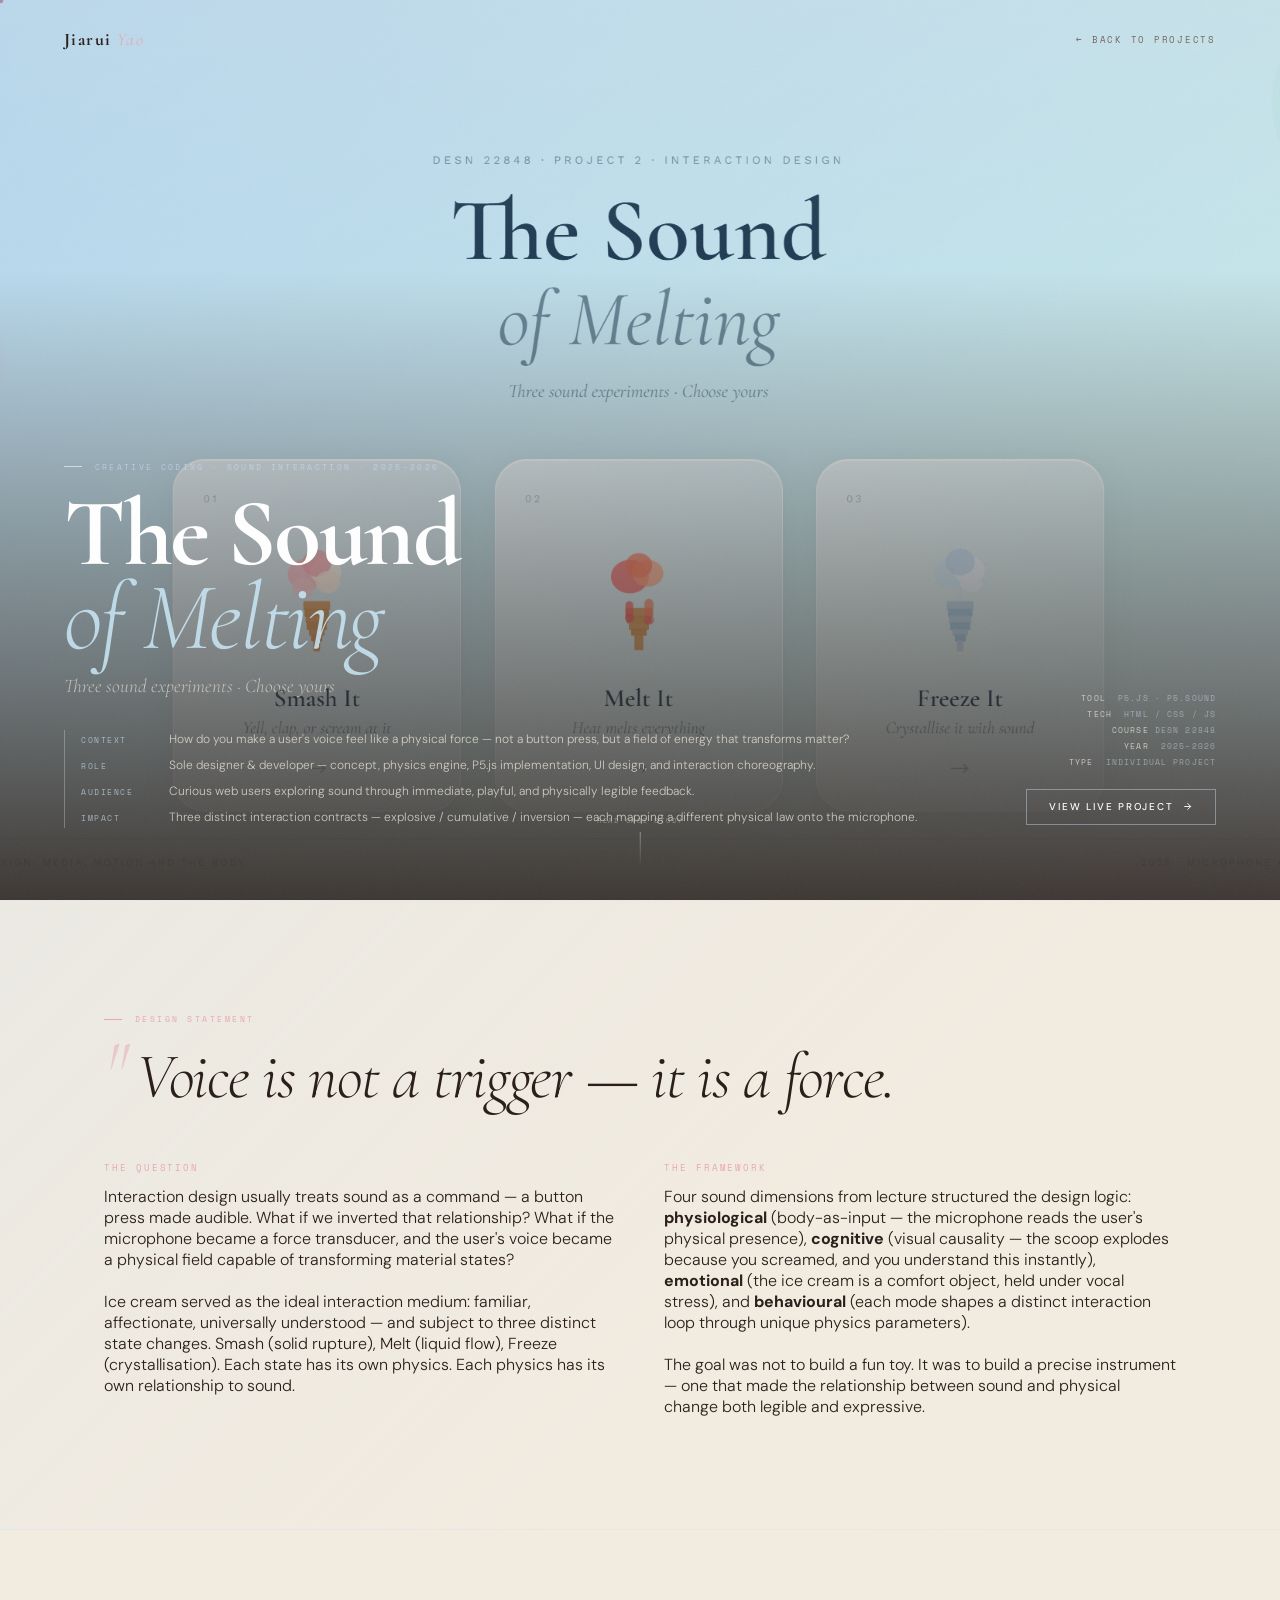
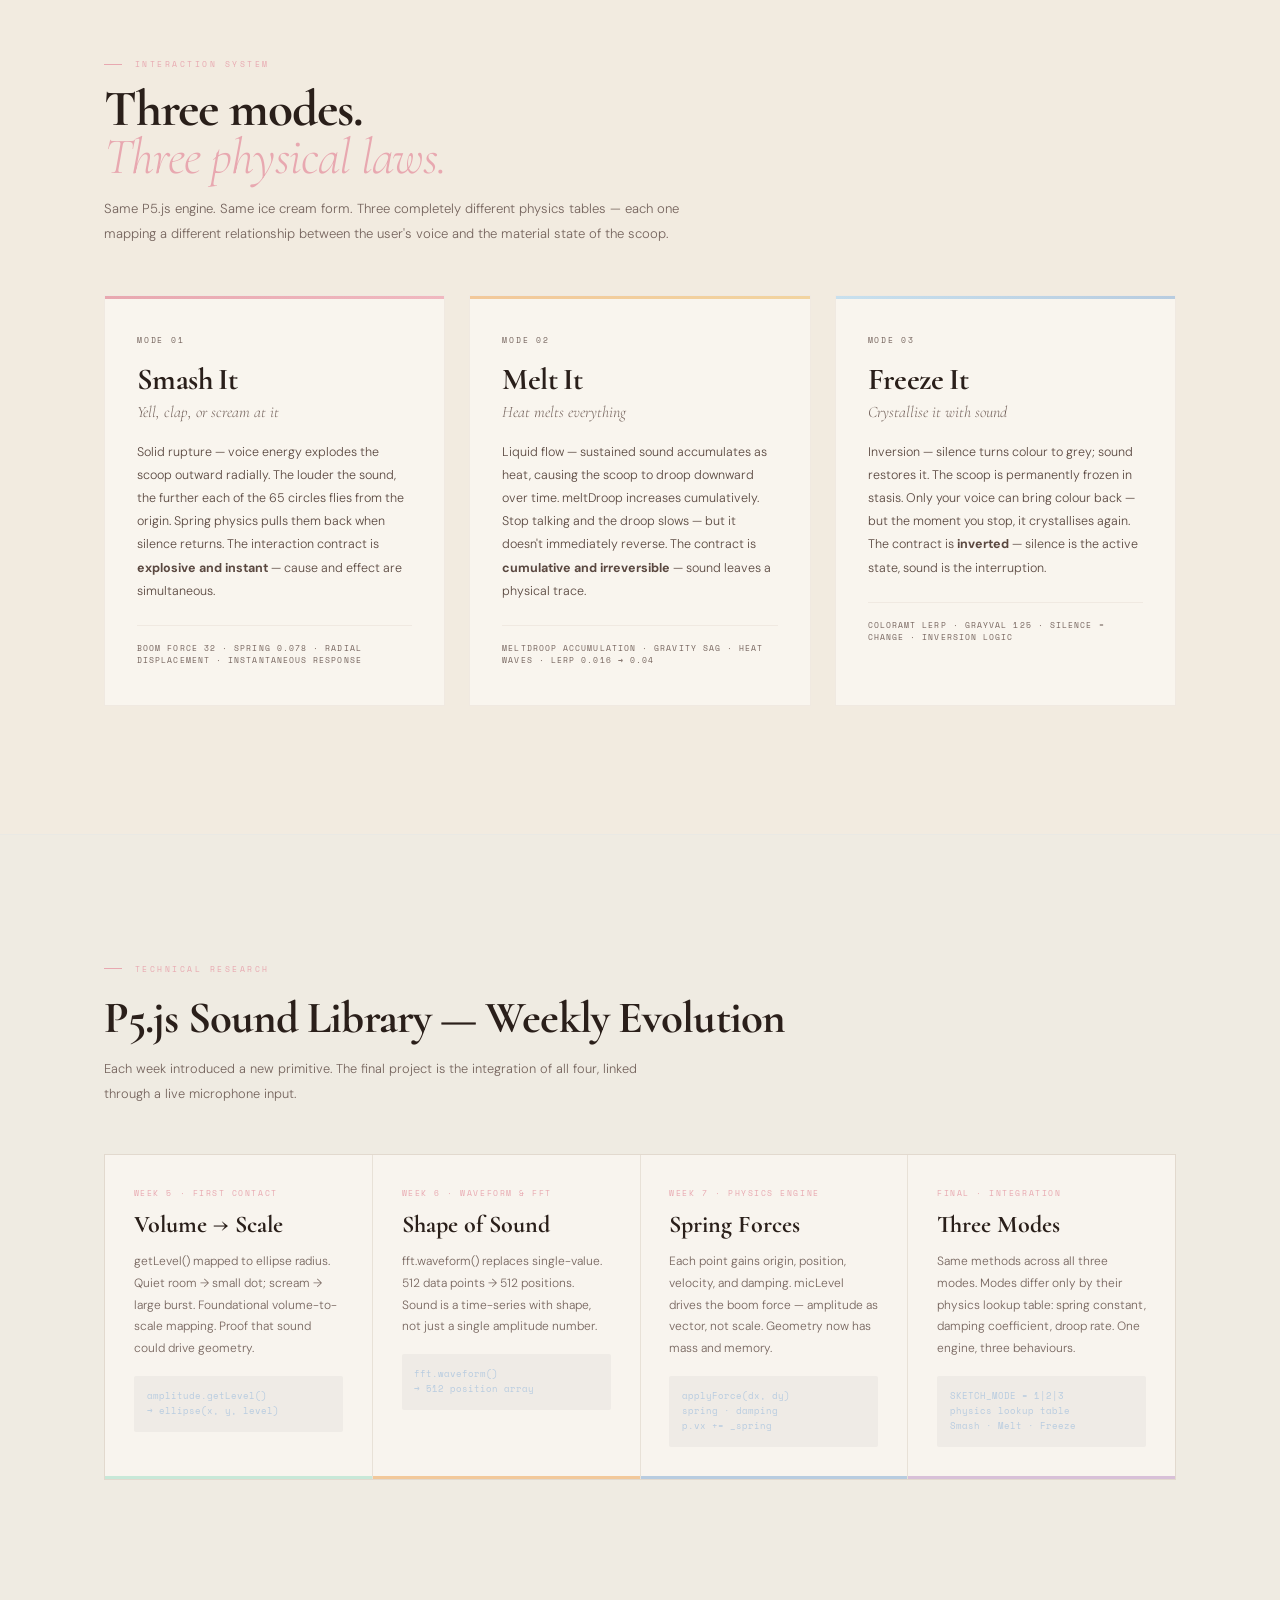
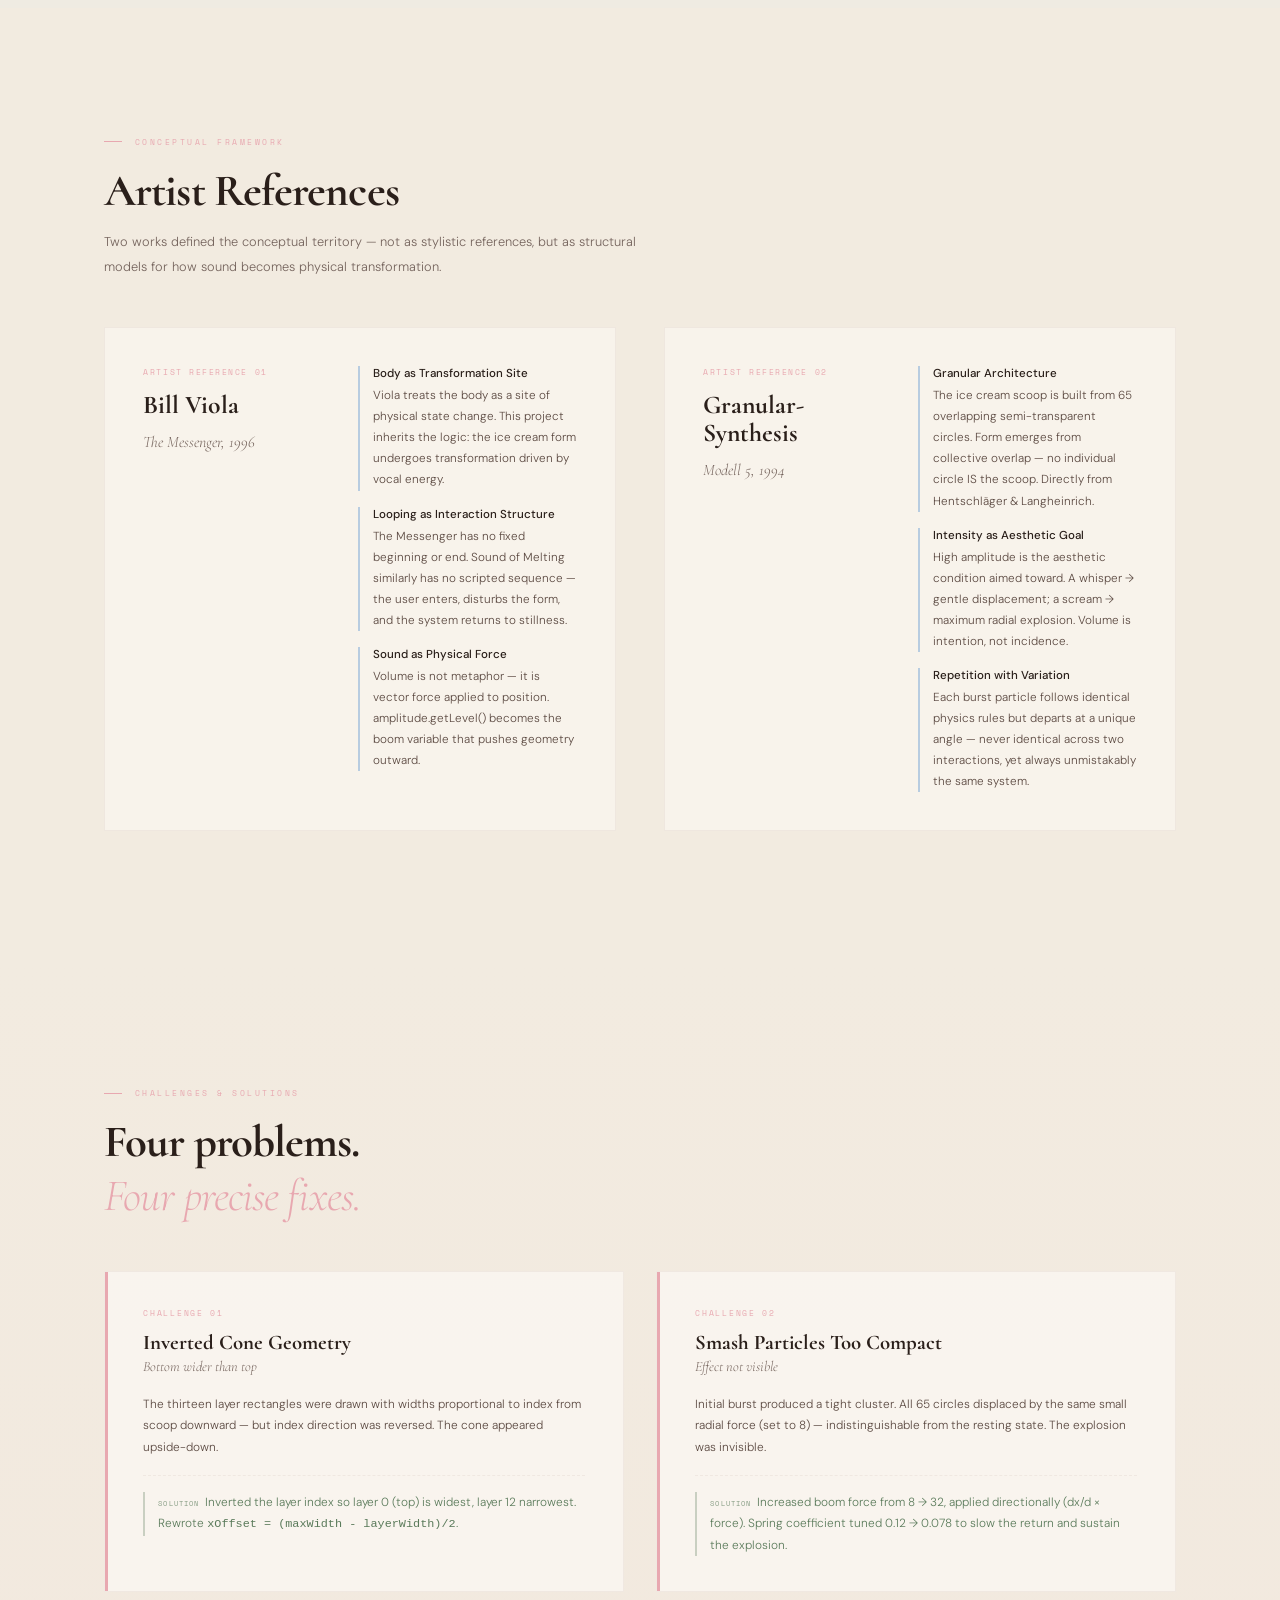
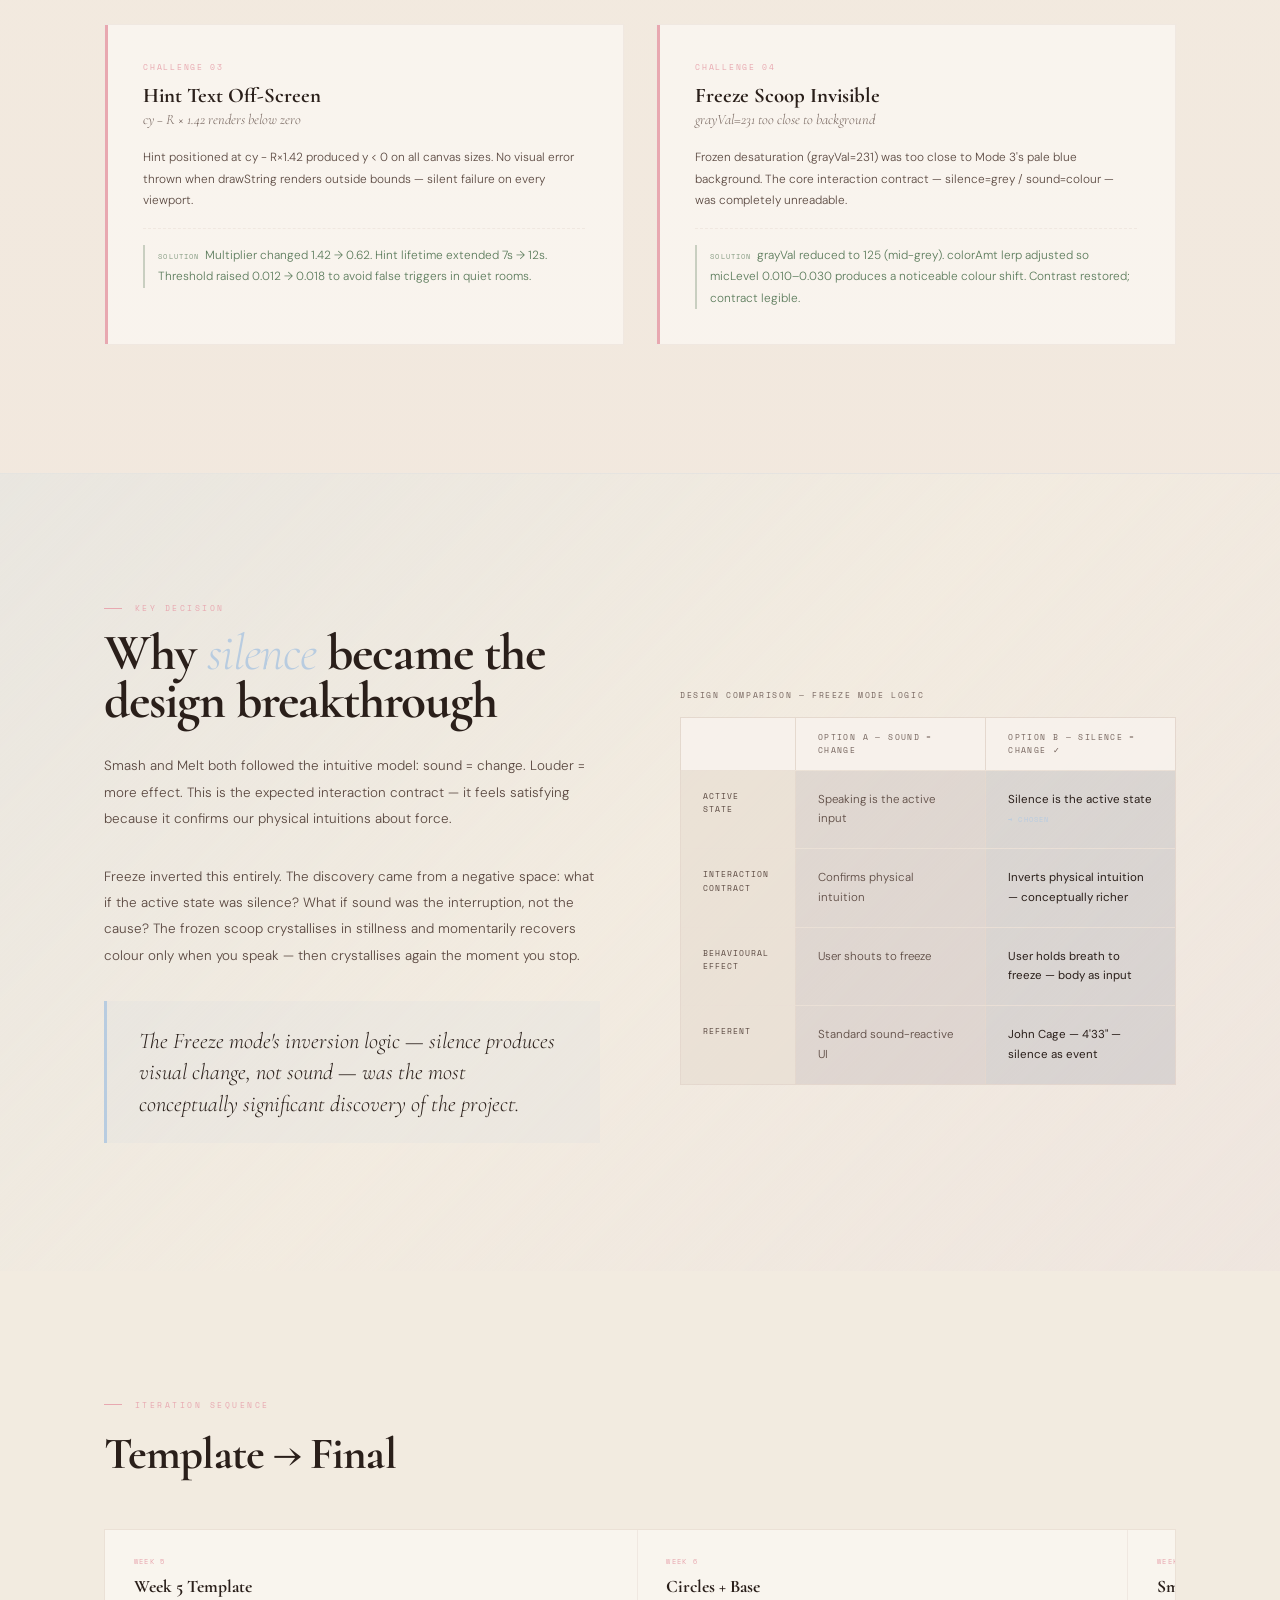
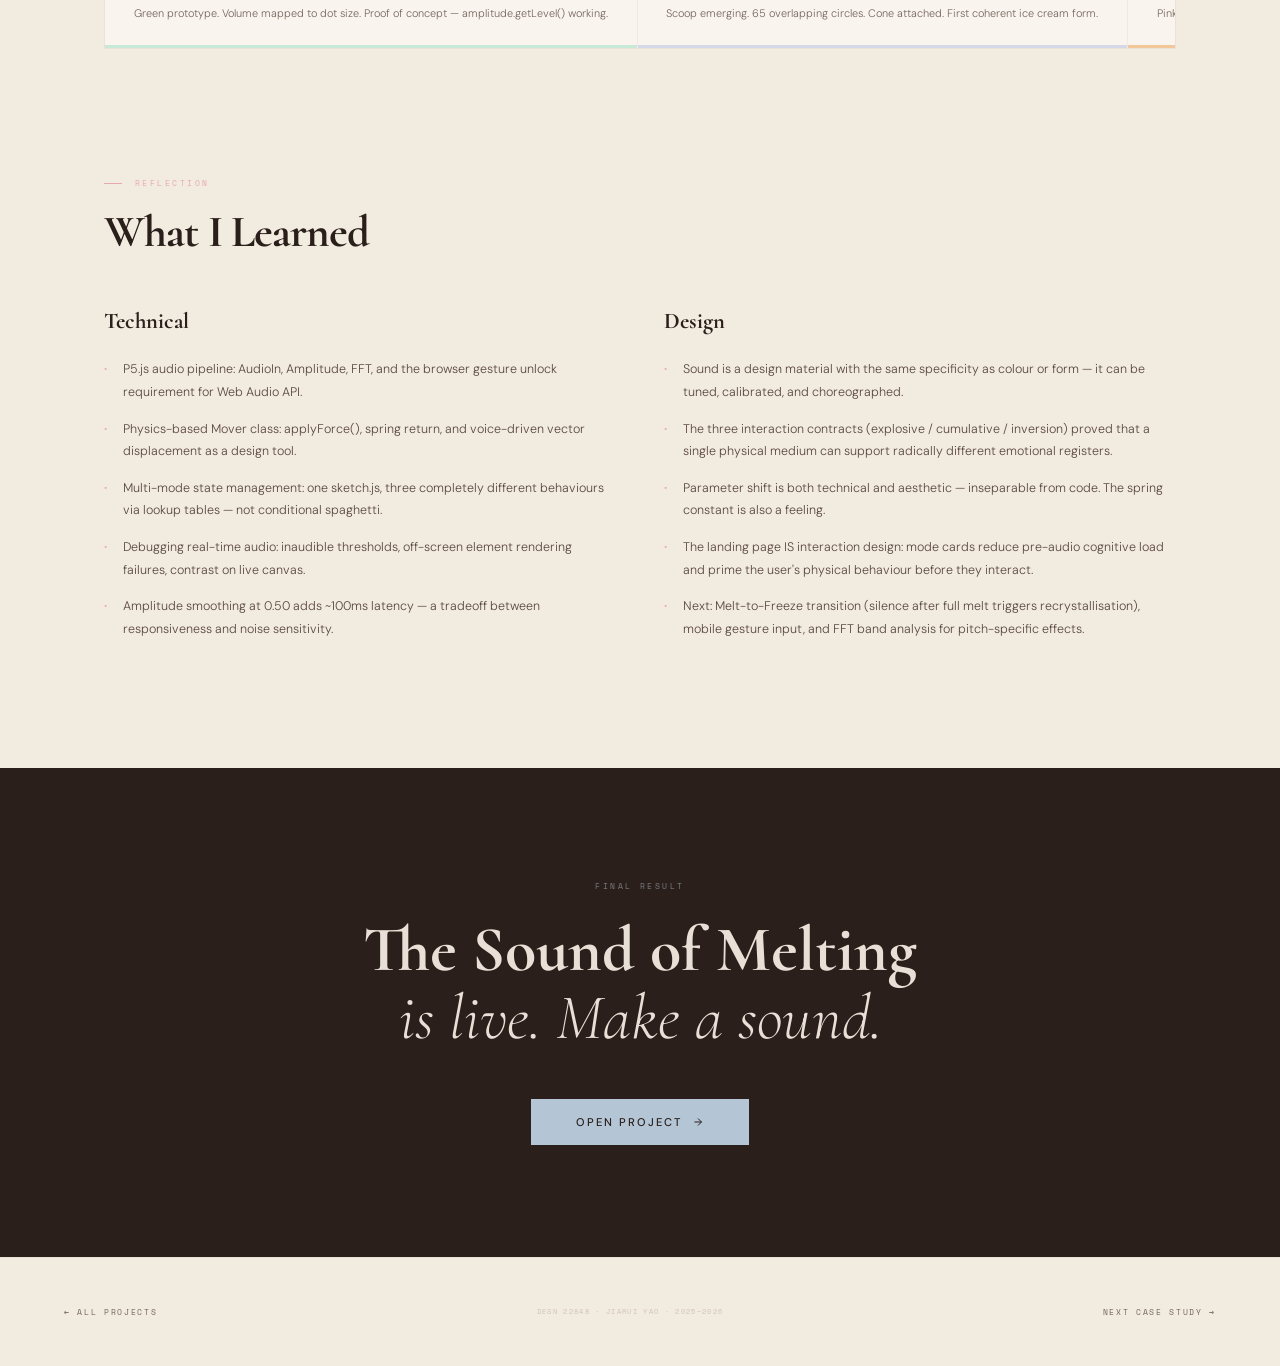
<file: case-study-sound-of-melting.html>
<!DOCTYPE html>
<html lang="en">
<head>
<meta charset="UTF-8">
<meta name="viewport" content="width=device-width, initial-scale=1.0">
<title>The Sound of Melting — Jiarui Yao</title>
<link rel="preconnect" href="https://fonts.googleapis.com">
<link href="https://fonts.googleapis.com/css2?family=Cormorant:ital,wght@0,300;0,400;0,600;0,700;1,300;1,400&family=DM+Sans:wght@200;300;400;500&family=Space+Mono:wght@400&display=swap" rel="stylesheet">
<style>
/* ════════════════════════════════════════
   TOKENS
   ════════════════════════════════════════ */
:root {
  --cream: #f2ebe0;
  --blush: #e8a8b0;
  --peach: #f2c89a;
  --wing:  #b8cce0;
  --lilac: #d8c0d8;
  --ink:   #2a1f1a;
  --ink2:  #5a4840;
  --muted: #75645d;
  --border: rgba(200,176,168,.18);

  /* Project accent — ice · mist · blush */
  --ice:   #c8e0ee;
  --frost: #e8f4f8;
  --pink:  #f0b8c0;

  --scroll: 0;
  --scroll-p: 0;
}

*, *::before, *::after { box-sizing: border-box; margin: 0; padding: 0; }
html { scroll-behavior: smooth; }

body {
  font-family: 'DM Sans', sans-serif;
  font-weight: 300;
  background: var(--cream);
  color: var(--ink);
  overflow-x: hidden;
  cursor: none;
}

a:focus-visible,
button:focus-visible {
  outline: 2px solid #984653;
  outline-offset: 4px;
}

/* Film grain */
body::after {
  content: ''; position: fixed; inset: 0; z-index: 9998;
  pointer-events: none; opacity: .045;
  background-image: url("data:image/svg+xml,%3Csvg viewBox='0 0 512 512' xmlns='http://www.w3.org/2000/svg'%3E%3Cfilter id='g'%3E%3CfeTurbulence type='fractalNoise' baseFrequency='0.72' numOctaves='4' stitchTiles='stitch'/%3E%3C/filter%3E%3Crect width='100%25' height='100%25' filter='url(%23g)'/%3E%3C/svg%3E");
  background-size: 256px 256px;
}

/* ════════════════════════════════════════
   CURSOR
   ════════════════════════════════════════ */
#cur {
  width: 7px; height: 7px;
  background: var(--blush); border-radius: 50%;
  position: fixed; pointer-events: none; z-index: 9999;
  transform: translate(-50%,-50%);
  mix-blend-mode: multiply; transition: transform .15s;
}

/* ════════════════════════════════════════
   NAV
   ════════════════════════════════════════ */
nav {
  position: fixed; top: 0; left: 0; right: 0; z-index: 200;
  display: flex; align-items: center; justify-content: space-between;
  padding: 1.8rem 4rem;
  transition: background .4s;
}
nav.scrolled {
  background: rgba(242,235,224,.88);
  backdrop-filter: blur(20px);
  border-bottom: 1px solid var(--border);
}
.nav-logo {
  font-family: 'Cormorant', serif;
  font-size: 1.1rem; font-weight: 700; letter-spacing: .08em;
  color: var(--ink); text-decoration: none;
}
.nav-logo em { font-style: italic; font-weight: 300; color: var(--blush); }
.nav-back {
  font-family: 'Space Mono', monospace;
  font-size: .55rem; letter-spacing: .2em; text-transform: uppercase;
  color: var(--muted); text-decoration: none;
  display: flex; align-items: center; gap: .5rem;
  transition: color .2s, gap .2s;
}
.nav-back:hover { color: var(--ink); gap: .3rem; }

/* ════════════════════════════════════════
   HERO — Full viewport with final.png
   ════════════════════════════════════════ */
.hero {
  position: relative;
  width: 100%; height: 100vh;
  display: flex; align-items: flex-end;
  overflow: hidden;
}

.hero-img {
  position: absolute; inset: 0;
  overflow: hidden;
}
.hero-img img {
  width: 100%; height: 100%;
  object-fit: cover; object-position: center center;
  display: block;
  transform: scale(1.04);
  transition: transform 8s cubic-bezier(.2,.8,.2,1);
}
.hero-img img.loaded { transform: scale(1); }

/* Multi-layer overlay: subtle at top, rich gradient at bottom */
.hero-overlay {
  position: absolute; inset: 0;
  background:
    linear-gradient(to bottom,
      rgba(242,235,224,.12)  0%,
      transparent            30%,
      rgba(42,31,26,.55)    75%,
      rgba(42,31,26,.88)   100%);
}

.hero-content {
  position: relative; z-index: 10;
  padding: 0 4rem 4.5rem;
  width: 100%;
  display: grid;
  grid-template-columns: 1fr auto;
  align-items: end;
  gap: 3rem;
}

.hero-left {}

.hero-label {
  font-family: 'Space Mono', monospace;
  font-size: .52rem; letter-spacing: .28em; text-transform: uppercase;
  color: rgba(200,220,240,.7);
  display: flex; align-items: center; gap: .8rem;
  margin-bottom: 1.2rem;
}
.hero-label::before { content: ''; width: 18px; height: 1px; background: var(--ice); }

.hero-title {
  font-family: 'Cormorant', serif;
  font-size: clamp(3.5rem, 7.5vw, 8rem);
  font-weight: 700; line-height: .88; letter-spacing: -.025em;
  color: #fff; margin-bottom: .5rem;
}
.hero-title em {
  display: block;
  font-style: italic; font-weight: 300;
  color: rgba(200,230,245,.88);
}

.hero-sub {
  font-family: 'Cormorant', serif;
  font-size: clamp(1rem, 1.6vw, 1.2rem);
  font-style: italic; font-weight: 300;
  color: rgba(242,235,224,.65);
  margin-top: .8rem;
}

/* CRI strip */
.hero-cri {
  display: flex; flex-direction: column; gap: .4rem;
  margin-top: 2rem;
  padding-left: 1rem;
  border-left: 1px solid rgba(200,220,240,.35);
}
.hero-cri-row {
  display: grid; grid-template-columns: 5rem 1fr;
  gap: .5rem; align-items: baseline;
}
.hero-cri-label {
  font-family: 'Space Mono', monospace;
  font-size: .48rem; letter-spacing: .2em; text-transform: uppercase;
  color: var(--ice); opacity: .7;
}
.hero-cri-text {
  font-size: .75rem; line-height: 1.65;
  color: rgba(242,235,224,.78);
}

/* Right meta panel */
.hero-meta {
  text-align: right;
  padding-bottom: .2rem;
}
.hero-params {
  font-family: 'Space Mono', monospace;
  font-size: .5rem; letter-spacing: .14em; text-transform: uppercase;
  color: rgba(200,220,240,.55);
  line-height: 2;
}
.hero-params strong { color: rgba(242,235,224,.75); font-weight: 400; }

.hero-live {
  display: inline-flex; align-items: center; gap: .5rem;
  margin-top: 1.2rem;
  font-family: 'DM Sans', sans-serif;
  font-size: .62rem; letter-spacing: .18em; text-transform: uppercase;
  font-weight: 500; color: #fff;
  text-decoration: none;
  border: 1px solid rgba(200,220,240,.45);
  padding: .65rem 1.4rem;
  position: relative; overflow: hidden;
  transition: border-color .3s, color .3s;
}
.hero-live::before {
  content: ''; position: absolute; inset: 0;
  background: rgba(200,220,240,.18);
  transform: translateX(-101%);
  transition: transform .35s cubic-bezier(.76,0,.24,1);
}
.hero-live:hover { border-color: rgba(200,220,240,.85); }
.hero-live:hover::before { transform: translateX(0); }
.hero-live span, .hero-live svg { position: relative; z-index: 1; }
.hero-live svg { width: 11px; height: 11px; stroke: currentColor; fill: none; stroke-width: 2; }

/* Scroll indicator */
.hero-scroll {
  position: absolute; bottom: 2rem; left: 50%;
  transform: translateX(-50%);
  display: flex; flex-direction: column; align-items: center; gap: .4rem;
  pointer-events: none; z-index: 10;
  opacity: 0; animation: fadeIn .8s 1.8s forwards;
}
.hero-scroll span {
  font-family: 'Space Mono', monospace;
  font-size: .46rem; letter-spacing: .24em; text-transform: uppercase;
  color: rgba(242,235,224,.4);
}
.hero-scroll-line {
  width: 1px; height: 36px;
  background: linear-gradient(to bottom, rgba(200,220,240,.5), transparent);
  animation: scrollPulse 2s ease-in-out infinite;
}
@keyframes scrollPulse {
  0%,100% { transform: scaleY(1); opacity: .5; }
  50%      { transform: scaleY(.4); opacity: .1; }
}
@keyframes fadeIn { from { opacity: 0; } to { opacity: 1; } }

/* ════════════════════════════════════════
   SECTION WRAPPER
   ════════════════════════════════════════ */
.section {
  max-width: 1200px; margin: 0 auto;
  padding: 8rem 4rem;
  opacity: 0; transform: translateY(40px);
  transition: opacity .9s cubic-bezier(.22,1,.36,1), transform .9s cubic-bezier(.22,1,.36,1);
}
.section.visible { opacity: 1; transform: translateY(0); }

/* Section label */
.s-label {
  font-family: 'Space Mono', monospace;
  font-size: .52rem; letter-spacing: .3em; text-transform: uppercase;
  color: var(--blush);
  display: flex; align-items: center; gap: .8rem;
  margin-bottom: 1rem;
}
.s-label::before { content: ''; width: 18px; height: 1px; background: var(--blush); }

/* Divider */
.divider {
  width: 100%; height: 1px;
  background: linear-gradient(90deg, var(--blush), var(--peach), var(--wing), var(--lilac), transparent);
  margin: 0 auto;
  max-width: 1200px;
  padding: 0 4rem;
  opacity: .4;
}
.divider-inner { width: 100%; height: 1px; background: inherit; }

/* ════════════════════════════════════════
   §1 — PROBLEM STATEMENT
   ════════════════════════════════════════ */
.problem {
  background: linear-gradient(135deg, rgba(200,224,238,.18) 0%, var(--cream) 60%);
  border-top: 1px solid rgba(200,220,240,.25);
  border-bottom: 1px solid rgba(200,220,240,.25);
}
.problem .section { padding-top: 7rem; padding-bottom: 7rem; }

.problem-quote {
  font-family: 'Cormorant', serif;
  font-size: clamp(2.4rem, 5vw, 5rem);
  font-weight: 300; font-style: italic;
  line-height: 1.12; letter-spacing: -.02em;
  color: var(--ink);
  max-width: 900px;
  margin-bottom: 3rem;
  position: relative;
  padding-left: 2rem;
}
.problem-quote::before {
  content: '"';
  position: absolute; left: 0; top: -.2em;
  font-size: 1.2em; color: var(--blush); opacity: .5;
}

.problem-cols {
  display: grid; grid-template-columns: 1fr 1fr;
  gap: 3rem;
}
.problem-col-title {
  font-family: 'Space Mono', monospace;
  font-size: .55rem; letter-spacing: .22em; text-transform: uppercase;
  color: var(--ice); margin-bottom: .8rem;
  /* use blush since ice is very light on cream bg */
  color: var(--blush);
}
.problem-col p {
  font-size: .84rem; line-height: 1.95; color: var(--ink2);
}

/* ════════════════════════════════════════
   §2 — THREE MODES
   ════════════════════════════════════════ */
.modes-grid {
  display: grid; grid-template-columns: repeat(3, 1fr);
  gap: 1.5rem;
  margin-top: 3rem;
}
.mode-card {
  position: relative;
  padding: 2.4rem 2rem;
  border: 1px solid var(--border);
  background: rgba(255,252,248,.6);
  overflow: hidden;
  transition: transform .35s cubic-bezier(.2,.8,.2,1), box-shadow .35s;
}
.mode-card::before {
  content: ''; position: absolute; top: 0; left: 0;
  width: 100%; height: 3px;
}
.mode-card.smash::before { background: linear-gradient(90deg, var(--blush), var(--pink)); }
.mode-card.melt::before  { background: linear-gradient(90deg, var(--peach), #f2d4a0); }
.mode-card.freeze::before { background: linear-gradient(90deg, var(--ice), var(--wing)); }

.mode-card:hover {
  transform: translateY(-6px);
  box-shadow: 0 20px 50px rgba(42,31,26,.1);
}

.mode-num {
  font-family: 'Space Mono', monospace;
  font-size: .5rem; letter-spacing: .22em; text-transform: uppercase;
  color: var(--muted); margin-bottom: 1.2rem;
}
.mode-title {
  font-family: 'Cormorant', serif;
  font-size: 1.9rem; font-weight: 700; line-height: 1;
  color: var(--ink); margin-bottom: .4rem; letter-spacing: -.02em;
}
.mode-sub {
  font-family: 'Cormorant', serif;
  font-size: 1rem; font-style: italic; font-weight: 300;
  color: var(--muted); margin-bottom: 1.2rem;
}
.mode-body { font-size: .78rem; line-height: 1.85; color: var(--ink2); }
.mode-tech {
  margin-top: 1.4rem;
  font-family: 'Space Mono', monospace;
  font-size: .48rem; letter-spacing: .14em; text-transform: uppercase;
  color: var(--muted);
  padding-top: 1rem;
  border-top: 1px solid var(--border);
}

/* ════════════════════════════════════════
   §3 — TECHNICAL EVOLUTION
   ════════════════════════════════════════ */
.tech-bg {
  background: rgba(200,224,238,.08);
  border-top: 1px solid rgba(200,220,240,.15);
}

.week-timeline {
  display: grid; grid-template-columns: repeat(4, 1fr);
  gap: 1px; background: var(--border);
  border: 1px solid var(--border);
  margin-top: 3rem;
}
.week-card {
  background: rgba(255,252,248,.7);
  padding: 2rem 1.8rem;
  position: relative; overflow: hidden;
}
.week-card::after {
  content: ''; position: absolute; bottom: 0; left: 0; right: 0;
  height: 3px;
}
.week-card:nth-child(1)::after { background: #c8e8d8; }
.week-card:nth-child(2)::after { background: var(--peach); }
.week-card:nth-child(3)::after { background: var(--wing); }
.week-card:nth-child(4)::after { background: var(--lilac); }

.week-tag {
  font-family: 'Space Mono', monospace;
  font-size: .48rem; letter-spacing: .2em; text-transform: uppercase;
  color: var(--blush); margin-bottom: .8rem;
}
.week-title {
  font-family: 'Cormorant', serif;
  font-size: 1.5rem; font-weight: 700; line-height: 1.1;
  color: var(--ink); margin-bottom: .8rem;
}
.week-body { font-size: .75rem; line-height: 1.82; color: var(--muted); }
.week-code {
  margin-top: 1rem;
  font-family: 'Space Mono', monospace;
  font-size: .55rem; line-height: 1.7;
  color: var(--wing);
  background: rgba(42,31,26,.04);
  padding: .8rem; border-radius: 2px;
}

/* ════════════════════════════════════════
   §4 — ARTIST REFERENCES
   ════════════════════════════════════════ */
.ref-grid {
  display: grid; grid-template-columns: 1fr 1fr;
  gap: 3rem; margin-top: 3rem;
}
.ref-card {
  display: grid; grid-template-columns: 1fr 1.2fr;
  gap: 2rem; align-items: start;
  padding: 2.4rem;
  border: 1px solid var(--border);
  background: rgba(255,252,248,.5);
}
.ref-card-meta { display: flex; flex-direction: column; gap: .8rem; }
.ref-artist-label {
  font-family: 'Space Mono', monospace;
  font-size: .48rem; letter-spacing: .2em; text-transform: uppercase;
  color: var(--blush);
}
.ref-artist {
  font-family: 'Cormorant', serif;
  font-size: 1.6rem; font-weight: 700; line-height: 1.1;
  color: var(--ink);
}
.ref-work {
  font-family: 'Cormorant', serif;
  font-size: 1rem; font-style: italic; font-weight: 300;
  color: var(--muted);
}
.ref-points { display: flex; flex-direction: column; gap: 1rem; }
.ref-point-title {
  font-size: .72rem; font-weight: 500; color: var(--ink); margin-bottom: .25rem;
}
.ref-point-body { font-size: .73rem; line-height: 1.8; color: var(--ink2); }
.ref-point { padding-left: .8rem; border-left: 2px solid var(--wing); }

/* ════════════════════════════════════════
   §5 — CHALLENGES & SOLUTIONS
   ════════════════════════════════════════ */
.challenges-bg {
  background: linear-gradient(180deg, var(--cream) 0%, rgba(240,200,200,.08) 100%);
}
.challenge-grid {
  display: grid; grid-template-columns: 1fr 1fr;
  gap: 2rem; margin-top: 3rem;
}
.challenge-card {
  padding: 2.2rem 2.4rem;
  border: 1px solid var(--border);
  background: rgba(255,252,248,.6);
  position: relative; overflow: hidden;
}
.challenge-card::before {
  content: ''; position: absolute; left: 0; top: 0; bottom: 0;
  width: 3px; background: var(--blush);
}
.challenge-num {
  font-family: 'Space Mono', monospace;
  font-size: .48rem; letter-spacing: .22em; text-transform: uppercase;
  color: var(--blush); margin-bottom: .7rem;
}
.challenge-title {
  font-family: 'Cormorant', serif;
  font-size: 1.3rem; font-weight: 700; line-height: 1.15;
  color: var(--ink); margin-bottom: .2rem;
}
.challenge-sub {
  font-family: 'Cormorant', serif;
  font-size: .9rem; font-style: italic; font-weight: 300;
  color: var(--muted); margin-bottom: 1.2rem;
}
.challenge-problem {
  font-size: .74rem; line-height: 1.82; color: var(--ink2);
  margin-bottom: 1rem; padding-bottom: 1rem;
  border-bottom: 1px dashed var(--border);
}
.challenge-solution {
  font-size: .74rem; line-height: 1.82;
  color: #5a7a5a;
  padding-left: .8rem; border-left: 2px solid rgba(90,122,90,.3);
}
.challenge-solution::before {
  content: 'Solution  ';
  font-family: 'Space Mono', monospace;
  font-size: .46rem; letter-spacing: .16em; text-transform: uppercase;
  color: rgba(90,122,90,.7);
}

/* ════════════════════════════════════════
   §6 — KEY DECISION
   ════════════════════════════════════════ */
.decision-bg {
  background: linear-gradient(135deg,
    rgba(184,204,224,.15) 0%, var(--cream) 50%, rgba(216,192,216,.12) 100%);
  border-top: 1px solid rgba(184,204,224,.2);
}
.decision-layout {
  display: grid; grid-template-columns: 1fr 1fr;
  gap: 5rem; align-items: center;
}
.decision-left {}
.decision-title {
  font-family: 'Cormorant', serif;
  font-size: clamp(2rem, 4vw, 3.8rem);
  font-weight: 700; line-height: .92; letter-spacing: -.02em;
  color: var(--ink); margin-bottom: 1.8rem;
}
.decision-title em { color: var(--wing); font-style: italic; font-weight: 300; }

.decision-body { font-size: .84rem; line-height: 1.95; color: var(--ink2); margin-bottom: 2rem; }

.decision-pullquote {
  font-family: 'Cormorant', serif;
  font-size: 1.4rem; font-style: italic; font-weight: 300;
  line-height: 1.4; color: var(--ink);
  padding: 1.5rem 2rem;
  border-left: 3px solid var(--wing);
  background: rgba(184,204,224,.1);
  margin-top: 1.5rem;
}

.decision-right {}
.decision-compare {
  display: flex; flex-direction: column; gap: 1px;
  background: var(--border); border: 1px solid var(--border);
}
.dc-row {
  display: grid; grid-template-columns: .6fr 1fr 1fr;
  gap: 1px; background: var(--border);
}
.dc-cell {
  background: rgba(255,252,248,.7);
  padding: 1.2rem 1.4rem;
  font-size: .72rem; line-height: 1.7;
}
.dc-cell.header {
  font-family: 'Space Mono', monospace;
  font-size: .48rem; letter-spacing: .18em; text-transform: uppercase;
  color: var(--muted); padding: .8rem 1.4rem;
}
.dc-cell.label {
  font-family: 'Space Mono', monospace;
  font-size: .5rem; letter-spacing: .12em; text-transform: uppercase;
  color: var(--ink2); background: rgba(242,235,224,.5);
}
.dc-cell.option-b { background: rgba(184,204,224,.12); color: var(--ink2); }
.dc-cell.chosen {
  background: rgba(184,204,224,.22); color: var(--ink);
  font-weight: 400;
}
.dc-chosen-badge {
  font-family: 'Space Mono', monospace;
  font-size: .44rem; letter-spacing: .16em; text-transform: uppercase;
  color: var(--wing); display: block; margin-top: .3rem;
}

/* ════════════════════════════════════════
   §7 — ITERATION SEQUENCE
   ════════════════════════════════════════ */
.iter-strip {
  display: flex; gap: 0; overflow-x: auto;
  margin-top: 3rem; scrollbar-width: none;
  border: 1px solid var(--border);
}
.iter-strip::-webkit-scrollbar { display: none; }
.iter-step {
  flex: 0 0 auto; min-width: 200px;
  padding: 1.6rem 1.8rem;
  border-right: 1px solid var(--border);
  background: rgba(255,252,248,.6);
  position: relative;
}
.iter-step:last-child { border-right: none; }
.iter-step::before {
  content: ''; position: absolute; bottom: 0; left: 0; right: 0; height: 3px;
}
.iter-step:nth-child(1)::before { background: #c8e8d8; }
.iter-step:nth-child(2)::before { background: #d4d8e8; }
.iter-step:nth-child(3)::before { background: var(--peach); }
.iter-step:nth-child(4)::before { background: var(--blush); }
.iter-step:nth-child(5)::before { background: var(--peach); }
.iter-step:nth-child(6)::before { background: var(--wing); }

.iter-tag {
  font-family: 'Space Mono', monospace;
  font-size: .46rem; letter-spacing: .18em; text-transform: uppercase;
  color: var(--blush); margin-bottom: .6rem;
}
.iter-title {
  font-family: 'Cormorant', serif;
  font-size: 1.1rem; font-weight: 700; color: var(--ink); margin-bottom: .4rem;
}
.iter-body { font-size: .68rem; line-height: 1.75; color: var(--muted); }

/* ════════════════════════════════════════
   §8 — REFLECTION
   ════════════════════════════════════════ */
.refl-cols {
  display: grid; grid-template-columns: 1fr 1fr;
  gap: 3rem; margin-top: 3rem;
}
.refl-col-title {
  font-family: 'Cormorant', serif;
  font-size: 1.4rem; font-weight: 700; color: var(--ink);
  margin-bottom: 1.5rem;
}
.refl-list {
  list-style: none;
  display: flex; flex-direction: column; gap: .9rem;
}
.refl-list li {
  font-size: .78rem; line-height: 1.8; color: var(--ink2);
  padding-left: 1.2rem; position: relative;
}
.refl-list li::before {
  content: '·';
  position: absolute; left: 0;
  color: var(--blush); font-weight: 700;
}

/* ════════════════════════════════════════
   §9 — CTA / LIVE PROJECT
   ════════════════════════════════════════ */
.cta-section {
  background: var(--ink);
  padding: 7rem 4rem;
  text-align: center;
}
.cta-label {
  font-family: 'Space Mono', monospace;
  font-size: .52rem; letter-spacing: .3em; text-transform: uppercase;
  color: rgba(200,220,240,.5); margin-bottom: 1.5rem;
}
.cta-title {
  font-family: 'Cormorant', serif;
  font-size: clamp(2.5rem, 5vw, 5rem);
  font-weight: 300; font-style: italic;
  color: rgba(242,235,224,.95); line-height: 1.05;
  margin-bottom: 3rem;
}
.cta-title strong { font-weight: 700; font-style: normal; }
.cta-btn {
  display: inline-flex; align-items: center; gap: .6rem;
  font-family: 'DM Sans', sans-serif;
  font-size: .7rem; letter-spacing: .18em; text-transform: uppercase;
  font-weight: 500; color: var(--ink);
  background: rgba(200,220,240,.88);
  text-decoration: none;
  padding: 1rem 2.8rem;
  transition: background .28s;
}
.cta-btn:hover { background: #fff; }
.cta-btn svg { width: 12px; height: 12px; stroke: currentColor; fill: none; stroke-width: 2; }

/* ════════════════════════════════════════
   BOTTOM NAV
   ════════════════════════════════════════ */
.bottom-nav {
  display: flex; align-items: center; justify-content: space-between;
  padding: 3rem 4rem;
  border-top: 1px solid var(--border);
  max-width: none;
}
.bottom-nav-link {
  font-family: 'Space Mono', monospace;
  font-size: .52rem; letter-spacing: .2em; text-transform: uppercase;
  color: var(--muted); text-decoration: none;
  display: flex; align-items: center; gap: .5rem;
  transition: color .2s, gap .2s;
}
.bottom-nav-link:hover { color: var(--ink); }
.bottom-nav-link.prev:hover { gap: .3rem; }
.bottom-nav-link.next:hover { gap: .7rem; }
.bottom-nav-center {
  font-family: 'Space Mono', monospace;
  font-size: .46rem; letter-spacing: .18em; text-transform: uppercase;
  color: rgba(160,136,128,.4);
}

/* ════════════════════════════════════════
   RESPONSIVE
   ════════════════════════════════════════ */
@media (max-width: 900px) {
  nav { padding: 1.4rem 1.5rem; }
  .hero-content { grid-template-columns: 1fr; padding: 0 1.5rem 3.5rem; }
  .hero-meta { text-align: left; }
  .section { padding: 5rem 1.5rem; }
  .problem-cols, .ref-grid, .challenge-grid,
  .decision-layout, .refl-cols { grid-template-columns: 1fr; gap: 2rem; }
  .ref-card { grid-template-columns: 1fr; }
  .week-timeline { grid-template-columns: 1fr 1fr; }
  .modes-grid { grid-template-columns: 1fr; }
  .dc-row { grid-template-columns: 1fr; }
  .bottom-nav { padding: 2rem 1.5rem; }
  .cta-section { padding: 5rem 1.5rem; }
}

@media (hover: none), (pointer: coarse) {
  body { cursor: auto; }
  #cur { display: none; }
}

@media (prefers-reduced-motion: reduce) {
  html { scroll-behavior: auto; }
  *, *::before, *::after {
    animation-duration: .01ms !important;
    animation-iteration-count: 1 !important;
    transition-duration: .01ms !important;
  }
  #cur { display: none; }
}
</style>
</head>
<body>

<div id="cur"></div>

<!-- ══ NAV ══ -->
<nav id="nav">
  <a href="index.html" class="nav-logo">Jiarui <em>Yao</em></a>
  <a href="projects.html" class="nav-back">
    ← Back to Projects
  </a>
</nav>

<!-- ════════════════════════════════════════
     §0 · HERO
     ════════════════════════════════════════ -->
<section class="hero" id="hero">
  <div class="hero-img">
    <img src="imag/project/10.png" alt="The Sound of Melting — interface screenshot" id="heroImg">
  </div>
  <div class="hero-overlay"></div>

  <div class="hero-content">
    <div class="hero-left">
      <div class="hero-label">Creative Coding · Sound Interaction · 2025–2026</div>

      <h1 class="hero-title">
        The Sound
        <em>of Melting</em>
      </h1>
      <p class="hero-sub">Three sound experiments · Choose yours</p>

      <div class="hero-cri">
        <div class="hero-cri-row">
          <span class="hero-cri-label">Context</span>
          <span class="hero-cri-text">How do you make a user's voice feel like a physical force — not a button press, but a field of energy that transforms matter?</span>
        </div>
        <div class="hero-cri-row">
          <span class="hero-cri-label">Role</span>
          <span class="hero-cri-text">Sole designer & developer — concept, physics engine, P5.js implementation, UI design, and interaction choreography.</span>
        </div>
        <div class="hero-cri-row">
          <span class="hero-cri-label">Audience</span>
          <span class="hero-cri-text">Curious web users exploring sound through immediate, playful, and physically legible feedback.</span>
        </div>
        <div class="hero-cri-row">
          <span class="hero-cri-label">Impact</span>
          <span class="hero-cri-text">Three distinct interaction contracts — explosive / cumulative / inversion — each mapping a different physical law onto the microphone.</span>
        </div>
      </div>
    </div>

    <div class="hero-meta">
      <div class="hero-params">
        <strong>Tool</strong> &nbsp;P5.js · p5.sound<br>
        <strong>Tech</strong> &nbsp;HTML / CSS / JS<br>
        <strong>Course</strong> DESN 22848<br>
        <strong>Year</strong> &nbsp;2025–2026<br>
        <strong>Type</strong> &nbsp;Individual Project
      </div>
      <a href="https://yaojiar.phoenix.sheridanc.on.ca/icecream3/" target="_blank" rel="noopener noreferrer" class="hero-live">
        <span>View Live Project</span>
        <svg viewBox="0 0 24 24"><line x1="5" y1="12" x2="19" y2="12"/><polyline points="12 5 19 12 12 19"/></svg>
      </a>
    </div>
  </div>

  <div class="hero-scroll">
    <span>Read Case Study</span>
    <div class="hero-scroll-line"></div>
  </div>
</section>


<!-- ════════════════════════════════════════
     §1 · PROBLEM STATEMENT
     ════════════════════════════════════════ -->
<div class="problem">
  <div class="section" data-reveal>
    <div class="s-label">Design Statement</div>
    <p class="problem-quote">Voice is not a trigger — it is a force.</p>
    <div class="problem-cols">
      <div>
        <div class="problem-col-title">The Question</div>
        <p>Interaction design usually treats sound as a command — a button press made audible. What if we inverted that relationship? What if the microphone became a force transducer, and the user's voice became a physical field capable of transforming material states?</p>
        <br>
        <p>Ice cream served as the ideal interaction medium: familiar, affectionate, universally understood — and subject to three distinct state changes. Smash (solid rupture), Melt (liquid flow), Freeze (crystallisation). Each state has its own physics. Each physics has its own relationship to sound.</p>
      </div>
      <div>
        <div class="problem-col-title">The Framework</div>
        <p>Four sound dimensions from lecture structured the design logic: <strong>physiological</strong> (body-as-input — the microphone reads the user's physical presence), <strong>cognitive</strong> (visual causality — the scoop explodes because you screamed, and you understand this instantly), <strong>emotional</strong> (the ice cream is a comfort object, held under vocal stress), and <strong>behavioural</strong> (each mode shapes a distinct interaction loop through unique physics parameters).</p>
        <br>
        <p>The goal was not to build a fun toy. It was to build a precise instrument — one that made the relationship between sound and physical change both legible and expressive.</p>
      </div>
    </div>
  </div>
</div>


<!-- ════════════════════════════════════════
     §2 · THREE MODES
     ════════════════════════════════════════ -->
<div class="section" data-reveal>
  <div class="s-label">Interaction System</div>
  <h2 style="font-family:'Cormorant',serif;font-size:clamp(2rem,4vw,3.5rem);font-weight:700;line-height:.92;letter-spacing:-.02em;color:var(--ink);margin-bottom:.5rem;">
    Three modes.<br><em style="font-style:italic;font-weight:300;color:var(--blush);">Three physical laws.</em>
  </h2>
  <p style="font-size:.82rem;line-height:1.9;color:var(--muted);max-width:600px;margin-top:1rem;">
    Same P5.js engine. Same ice cream form. Three completely different physics tables — each one mapping a different relationship between the user's voice and the material state of the scoop.
  </p>

  <div class="modes-grid">

    <div class="mode-card smash">
      <div class="mode-num">Mode 01</div>
      <div class="mode-title">Smash It</div>
      <div class="mode-sub">Yell, clap, or scream at it</div>
      <p class="mode-body">Solid rupture — voice energy explodes the scoop outward radially. The louder the sound, the further each of the 65 circles flies from the origin. Spring physics pulls them back when silence returns. The interaction contract is <strong>explosive and instant</strong> — cause and effect are simultaneous.</p>
      <div class="mode-tech">boom force 32 · spring 0.078 · radial displacement · instantaneous response</div>
    </div>

    <div class="mode-card melt">
      <div class="mode-num">Mode 02</div>
      <div class="mode-title">Melt It</div>
      <div class="mode-sub">Heat melts everything</div>
      <p class="mode-body">Liquid flow — sustained sound accumulates as heat, causing the scoop to droop downward over time. meltDroop increases cumulatively. Stop talking and the droop slows — but it doesn't immediately reverse. The contract is <strong>cumulative and irreversible</strong> — sound leaves a physical trace.</p>
      <div class="mode-tech">meltDroop accumulation · gravity sag · heat waves · lerp 0.016 → 0.04</div>
    </div>

    <div class="mode-card freeze">
      <div class="mode-num">Mode 03</div>
      <div class="mode-title">Freeze It</div>
      <div class="mode-sub">Crystallise it with sound</div>
      <p class="mode-body">Inversion — silence turns colour to grey; sound restores it. The scoop is permanently frozen in stasis. Only your voice can bring colour back — but the moment you stop, it crystallises again. The contract is <strong>inverted</strong> — silence is the active state, sound is the interruption.</p>
      <div class="mode-tech">colorAmt lerp · grayVal 125 · silence = change · inversion logic</div>
    </div>

  </div>
</div>


<!-- ════════════════════════════════════════
     §3 · TECHNICAL EVOLUTION
     ════════════════════════════════════════ -->
<div class="tech-bg">
  <div class="section" data-reveal>
    <div class="s-label">Technical Research</div>
    <h2 style="font-family:'Cormorant',serif;font-size:clamp(1.8rem,3.5vw,3rem);font-weight:700;letter-spacing:-.02em;color:var(--ink);margin-bottom:.5rem;">
      P5.js Sound Library — Weekly Evolution
    </h2>
    <p style="font-size:.8rem;line-height:1.9;color:var(--muted);max-width:560px;margin-top:.8rem;">
      Each week introduced a new primitive. The final project is the integration of all four, linked through a live microphone input.
    </p>

    <div class="week-timeline">

      <div class="week-card">
        <div class="week-tag">Week 5 · First Contact</div>
        <div class="week-title">Volume → Scale</div>
        <p class="week-body">getLevel() mapped to ellipse radius. Quiet room → small dot; scream → large burst. Foundational volume-to-scale mapping. Proof that sound could drive geometry.</p>
        <div class="week-code">amplitude.getLevel()<br>→ ellipse(x, y, level)</div>
      </div>

      <div class="week-card">
        <div class="week-tag">Week 6 · Waveform & FFT</div>
        <div class="week-title">Shape of Sound</div>
        <p class="week-body">fft.waveform() replaces single-value. 512 data points → 512 positions. Sound is a time-series with shape, not just a single amplitude number.</p>
        <div class="week-code">fft.waveform()<br>→ 512 position array</div>
      </div>

      <div class="week-card">
        <div class="week-tag">Week 7 · Physics Engine</div>
        <div class="week-title">Spring Forces</div>
        <p class="week-body">Each point gains origin, position, velocity, and damping. micLevel drives the boom force — amplitude as vector, not scale. Geometry now has mass and memory.</p>
        <div class="week-code">applyForce(dx, dy)<br>spring · damping<br>p.vx += _spring</div>
      </div>

      <div class="week-card">
        <div class="week-tag">Final · Integration</div>
        <div class="week-title">Three Modes</div>
        <p class="week-body">Same methods across all three modes. Modes differ only by their physics lookup table: spring constant, damping coefficient, droop rate. One engine, three behaviours.</p>
        <div class="week-code">SKETCH_MODE = 1|2|3<br>physics lookup table<br>Smash · Melt · Freeze</div>
      </div>

    </div>
  </div>
</div>


<!-- ════════════════════════════════════════
     §4 · ARTIST REFERENCES
     ════════════════════════════════════════ -->
<div class="section" data-reveal>
  <div class="s-label">Conceptual Framework</div>
  <h2 style="font-family:'Cormorant',serif;font-size:clamp(1.8rem,3.5vw,3rem);font-weight:700;letter-spacing:-.02em;color:var(--ink);margin-bottom:.5rem;">
    Artist References
  </h2>
  <p style="font-size:.8rem;line-height:1.9;color:var(--muted);max-width:560px;margin-top:.8rem;">
    Two works defined the conceptual territory — not as stylistic references, but as structural models for how sound becomes physical transformation.
  </p>

  <div class="ref-grid">
    <div class="ref-card">
      <div class="ref-card-meta">
        <div class="ref-artist-label">Artist Reference 01</div>
        <div class="ref-artist">Bill Viola</div>
        <div class="ref-work">The Messenger, 1996</div>
      </div>
      <div class="ref-points">
        <div class="ref-point">
          <div class="ref-point-title">Body as Transformation Site</div>
          <p class="ref-point-body">Viola treats the body as a site of physical state change. This project inherits the logic: the ice cream form undergoes transformation driven by vocal energy.</p>
        </div>
        <div class="ref-point">
          <div class="ref-point-title">Looping as Interaction Structure</div>
          <p class="ref-point-body">The Messenger has no fixed beginning or end. Sound of Melting similarly has no scripted sequence — the user enters, disturbs the form, and the system returns to stillness.</p>
        </div>
        <div class="ref-point">
          <div class="ref-point-title">Sound as Physical Force</div>
          <p class="ref-point-body">Volume is not metaphor — it is vector force applied to position. amplitude.getLevel() becomes the boom variable that pushes geometry outward.</p>
        </div>
      </div>
    </div>

    <div class="ref-card">
      <div class="ref-card-meta">
        <div class="ref-artist-label">Artist Reference 02</div>
        <div class="ref-artist">Granular-Synthesis</div>
        <div class="ref-work">Modell 5, 1994</div>
      </div>
      <div class="ref-points">
        <div class="ref-point">
          <div class="ref-point-title">Granular Architecture</div>
          <p class="ref-point-body">The ice cream scoop is built from 65 overlapping semi-transparent circles. Form emerges from collective overlap — no individual circle IS the scoop. Directly from Hentschläger & Langheinrich.</p>
        </div>
        <div class="ref-point">
          <div class="ref-point-title">Intensity as Aesthetic Goal</div>
          <p class="ref-point-body">High amplitude is the aesthetic condition aimed toward. A whisper → gentle displacement; a scream → maximum radial explosion. Volume is intention, not incidence.</p>
        </div>
        <div class="ref-point">
          <div class="ref-point-title">Repetition with Variation</div>
          <p class="ref-point-body">Each burst particle follows identical physics rules but departs at a unique angle — never identical across two interactions, yet always unmistakably the same system.</p>
        </div>
      </div>
    </div>
  </div>
</div>


<!-- ════════════════════════════════════════
     §5 · CHALLENGES & SOLUTIONS
     ════════════════════════════════════════ -->
<div class="challenges-bg">
  <div class="section" data-reveal>
    <div class="s-label">Challenges &amp; Solutions</div>
    <h2 style="font-family:'Cormorant',serif;font-size:clamp(1.8rem,3.5vw,3rem);font-weight:700;letter-spacing:-.02em;color:var(--ink);margin-bottom:.5rem;">
      Four problems.<br><em style="font-style:italic;font-weight:300;color:var(--blush);">Four precise fixes.</em>
    </h2>

    <div class="challenge-grid">

      <div class="challenge-card">
        <div class="challenge-num">Challenge 01</div>
        <div class="challenge-title">Inverted Cone Geometry</div>
        <div class="challenge-sub">Bottom wider than top</div>
        <div class="challenge-problem">The thirteen layer rectangles were drawn with widths proportional to index from scoop downward — but index direction was reversed. The cone appeared upside-down.</div>
        <div class="challenge-solution">Inverted the layer index so layer 0 (top) is widest, layer 12 narrowest. Rewrote <code>xOffset = (maxWidth - layerWidth)/2</code>.</div>
      </div>

      <div class="challenge-card">
        <div class="challenge-num">Challenge 02</div>
        <div class="challenge-title">Smash Particles Too Compact</div>
        <div class="challenge-sub">Effect not visible</div>
        <div class="challenge-problem">Initial burst produced a tight cluster. All 65 circles displaced by the same small radial force (set to 8) — indistinguishable from the resting state. The explosion was invisible.</div>
        <div class="challenge-solution">Increased boom force from 8 → 32, applied directionally (dx/d × force). Spring coefficient tuned 0.12 → 0.078 to slow the return and sustain the explosion.</div>
      </div>

      <div class="challenge-card">
        <div class="challenge-num">Challenge 03</div>
        <div class="challenge-title">Hint Text Off-Screen</div>
        <div class="challenge-sub">cy − R × 1.42 renders below zero</div>
        <div class="challenge-problem">Hint positioned at cy − R×1.42 produced y &lt; 0 on all canvas sizes. No visual error thrown when drawString renders outside bounds — silent failure on every viewport.</div>
        <div class="challenge-solution">Multiplier changed 1.42 → 0.62. Hint lifetime extended 7s → 12s. Threshold raised 0.012 → 0.018 to avoid false triggers in quiet rooms.</div>
      </div>

      <div class="challenge-card">
        <div class="challenge-num">Challenge 04</div>
        <div class="challenge-title">Freeze Scoop Invisible</div>
        <div class="challenge-sub">grayVal=231 too close to background</div>
        <div class="challenge-problem">Frozen desaturation (grayVal=231) was too close to Mode 3's pale blue background. The core interaction contract — silence=grey / sound=colour — was completely unreadable.</div>
        <div class="challenge-solution">grayVal reduced to 125 (mid-grey). colorAmt lerp adjusted so micLevel 0.010–0.030 produces a noticeable colour shift. Contrast restored; contract legible.</div>
      </div>

    </div>
  </div>
</div>


<!-- ════════════════════════════════════════
     §6 · KEY DESIGN DECISION
     ════════════════════════════════════════ -->
<div class="decision-bg">
  <div class="section" data-reveal>
    <div class="s-label">Key Decision</div>
    <div class="decision-layout">
      <div class="decision-left">
        <h2 class="decision-title">Why <em>silence</em> became the design breakthrough</h2>
        <p class="decision-body">Smash and Melt both followed the intuitive model: sound = change. Louder = more effect. This is the expected interaction contract — it feels satisfying because it confirms our physical intuitions about force.</p>
        <p class="decision-body">Freeze inverted this entirely. The discovery came from a negative space: what if the active state was silence? What if sound was the interruption, not the cause? The frozen scoop crystallises in stillness and momentarily recovers colour only when you speak — then crystallises again the moment you stop.</p>
        <div class="decision-pullquote">The Freeze mode's inversion logic — silence produces visual change, not sound — was the most conceptually significant discovery of the project.</div>
      </div>

      <div class="decision-right">
        <div style="font-family:'Space Mono',monospace;font-size:.5rem;letter-spacing:.2em;text-transform:uppercase;color:var(--muted);margin-bottom:1rem;">Design Comparison — Freeze Mode Logic</div>
        <div class="decision-compare">
          <div class="dc-row">
            <div class="dc-cell header"></div>
            <div class="dc-cell header">Option A — Sound = Change</div>
            <div class="dc-cell header">Option B — Silence = Change ✓</div>
          </div>
          <div class="dc-row">
            <div class="dc-cell label">Active State</div>
            <div class="dc-cell option-b">Speaking is the active input</div>
            <div class="dc-cell chosen">Silence is the active state <span class="dc-chosen-badge">→ chosen</span></div>
          </div>
          <div class="dc-row">
            <div class="dc-cell label">Interaction Contract</div>
            <div class="dc-cell option-b">Confirms physical intuition</div>
            <div class="dc-cell chosen">Inverts physical intuition — conceptually richer</div>
          </div>
          <div class="dc-row">
            <div class="dc-cell label">Behavioural Effect</div>
            <div class="dc-cell option-b">User shouts to freeze</div>
            <div class="dc-cell chosen">User holds breath to freeze — body as input</div>
          </div>
          <div class="dc-row">
            <div class="dc-cell label">Referent</div>
            <div class="dc-cell option-b">Standard sound-reactive UI</div>
            <div class="dc-cell chosen">John Cage — 4'33" — silence as event</div>
          </div>
        </div>
      </div>
    </div>
  </div>
</div>


<!-- ════════════════════════════════════════
     §7 · ITERATION SEQUENCE
     ════════════════════════════════════════ -->
<div class="section" data-reveal>
  <div class="s-label">Iteration Sequence</div>
  <h2 style="font-family:'Cormorant',serif;font-size:clamp(1.8rem,3.5vw,3rem);font-weight:700;letter-spacing:-.02em;color:var(--ink);margin-bottom:.5rem;">
    Template → Final
  </h2>
  <div class="iter-strip">
    <div class="iter-step">
      <div class="iter-tag">Week 5</div>
      <div class="iter-title">Week 5 Template</div>
      <p class="iter-body">Green prototype. Volume mapped to dot size. Proof of concept — amplitude.getLevel() working.</p>
    </div>
    <div class="iter-step">
      <div class="iter-tag">Week 6</div>
      <div class="iter-title">Circles + Base</div>
      <p class="iter-body">Scoop emerging. 65 overlapping circles. Cone attached. First coherent ice cream form.</p>
    </div>
    <div class="iter-step">
      <div class="iter-tag">Week 7</div>
      <div class="iter-title">Smash Force Tuned</div>
      <p class="iter-body">Pink scoop live. Spring physics added. Boom force calibrated. Explosion visible for the first time.</p>
    </div>
    <div class="iter-step">
      <div class="iter-tag">Week 8</div>
      <div class="iter-title">Smash Explosion</div>
      <p class="iter-body">Boom particles fully directional. Radial spring return smooth. Cone V1 linked to scoop position.</p>
    </div>
    <div class="iter-step">
      <div class="iter-tag">Week 9</div>
      <div class="iter-title">Melt Waves</div>
      <p class="iter-body">meltDroop accumulation working. Heat wave visual layer. Cumulative mode contract established.</p>
    </div>
    <div class="iter-step">
      <div class="iter-tag">Final</div>
      <div class="iter-title">Freeze + Landing</div>
      <p class="iter-body">Inversion logic complete. Landing page with mode cards. All three physics tables live. Deployed.</p>
    </div>
  </div>
</div>


<!-- ════════════════════════════════════════
     §8 · REFLECTION
     ════════════════════════════════════════ -->
<div class="section" data-reveal style="padding-top:0;">
  <div class="s-label">Reflection</div>
  <h2 style="font-family:'Cormorant',serif;font-size:clamp(1.8rem,3.5vw,3rem);font-weight:700;letter-spacing:-.02em;color:var(--ink);margin-bottom:.5rem;">
    What I Learned
  </h2>
  <div class="refl-cols">
    <div>
      <div class="refl-col-title" style="font-family:'Cormorant',serif;">Technical</div>
      <ul class="refl-list">
        <li>P5.js audio pipeline: AudioIn, Amplitude, FFT, and the browser gesture unlock requirement for Web Audio API.</li>
        <li>Physics-based Mover class: applyForce(), spring return, and voice-driven vector displacement as a design tool.</li>
        <li>Multi-mode state management: one sketch.js, three completely different behaviours via lookup tables — not conditional spaghetti.</li>
        <li>Debugging real-time audio: inaudible thresholds, off-screen element rendering failures, contrast on live canvas.</li>
        <li>Amplitude smoothing at 0.50 adds ~100ms latency — a tradeoff between responsiveness and noise sensitivity.</li>
      </ul>
    </div>
    <div>
      <div class="refl-col-title" style="font-family:'Cormorant',serif;">Design</div>
      <ul class="refl-list">
        <li>Sound is a design material with the same specificity as colour or form — it can be tuned, calibrated, and choreographed.</li>
        <li>The three interaction contracts (explosive / cumulative / inversion) proved that a single physical medium can support radically different emotional registers.</li>
        <li>Parameter shift is both technical and aesthetic — inseparable from code. The spring constant is also a feeling.</li>
        <li>The landing page IS interaction design: mode cards reduce pre-audio cognitive load and prime the user's physical behaviour before they interact.</li>
        <li>Next: Melt-to-Freeze transition (silence after full melt triggers recrystallisation), mobile gesture input, and FFT band analysis for pitch-specific effects.</li>
      </ul>
    </div>
  </div>
</div>


<!-- ════════════════════════════════════════
     §9 · LIVE PROJECT CTA
     ════════════════════════════════════════ -->
<div class="cta-section">
  <div class="cta-label">Final Result</div>
  <h2 class="cta-title">
    <strong>The Sound of Melting</strong><br>
    is live. Make a sound.
  </h2>
  <a href="https://yaojiar.phoenix.sheridanc.on.ca/icecream3/" target="_blank" rel="noopener noreferrer" class="cta-btn">
    Open Project
    <svg viewBox="0 0 24 24"><line x1="5" y1="12" x2="19" y2="12"/><polyline points="12 5 19 12 12 19"/></svg>
  </a>
</div>


<!-- ════════════════════════════════════════
     BOTTOM NAV
     ════════════════════════════════════════ -->
<div class="bottom-nav">
  <a href="projects.html" class="bottom-nav-link prev">
    ← All Projects
  </a>
  <span class="bottom-nav-center">DESN 22848 · Jiarui Yao · 2025–2026</span>
  <a href="projects.html" class="bottom-nav-link next">
    Next Case Study →
  </a>
</div>


<script>
/* ════════════════════════════════════════
   PHYSICS ENGINE
   ════════════════════════════════════════ */
(function () {
  function broadcast() {
    const y = window.scrollY;
    const max = document.body.scrollHeight - window.innerHeight;
    document.documentElement.style.setProperty('--scroll', y);
    document.documentElement.style.setProperty('--scroll-p', max > 0 ? y / max : 0);
  }
  window.addEventListener('scroll', broadcast, { passive: true });
  broadcast();
})();

/* ════════════════════════════════════════
   HERO IMAGE — lens zoom on load
   ════════════════════════════════════════ */
const heroImg = document.getElementById('heroImg');
if (heroImg.complete) {
  setTimeout(() => heroImg.classList.add('loaded'), 100);
} else {
  heroImg.addEventListener('load', () => heroImg.classList.add('loaded'));
}

/* ════════════════════════════════════════
   DOT CURSOR
   ════════════════════════════════════════ */
const cur = document.getElementById('cur');
document.addEventListener('mousemove', e => {
  cur.style.left = e.clientX + 'px';
  cur.style.top  = e.clientY + 'px';
});
document.querySelectorAll('a, button').forEach(el => {
  el.addEventListener('mouseenter', () => cur.style.transform = 'translate(-50%,-50%) scale(2.2)');
  el.addEventListener('mouseleave', () => cur.style.transform = 'translate(-50%,-50%) scale(1)');
});

/* ════════════════════════════════════════
   NAV SCROLL TINT
   ════════════════════════════════════════ */
window.addEventListener('scroll', () => {
  document.getElementById('nav').classList.toggle('scrolled', scrollY > 40);
}, { passive: true });

/* ════════════════════════════════════════
   SECTION REVEAL — IntersectionObserver
   ════════════════════════════════════════ */
const revealObs = new IntersectionObserver(entries => {
  entries.forEach(e => {
    if (e.isIntersecting) {
      e.target.classList.add('visible');
      revealObs.unobserve(e.target);
    }
  });
}, { threshold: 0.08, rootMargin: '0px 0px -50px 0px' });

document.querySelectorAll('[data-reveal]').forEach(el => revealObs.observe(el));

/* ════════════════════════════════════════
   LIQUID VEIL — Page Transition
   ════════════════════════════════════════ */
(function () {
  const veil = document.createElement('div');
  Object.assign(veil.style, {
    position: 'fixed', inset: '0', zIndex: '99999',
    background: '#f2ebe0', transformOrigin: 'top center',
    transform: 'translateY(0)',
    transition: 'transform 0.72s cubic-bezier(0.76,0,0.24,1)',
    pointerEvents: 'none',
  });
  const sh = document.createElement('div');
  Object.assign(sh.style, {
    position: 'absolute', inset: '0',
    background: 'linear-gradient(135deg,rgba(200,224,238,.22) 0%,transparent 45%,rgba(216,192,216,.15) 100%)',
  });
  veil.appendChild(sh);
  document.body.prepend(veil);

  veil.getBoundingClientRect();
  requestAnimationFrame(() => requestAnimationFrame(() => {
    veil.style.transform = 'translateY(-100%)';
  }));

  let navigating = false;
  document.addEventListener('click', e => {
    const link = e.target.closest('a[href]');
    if (!link || navigating) return;
    const href = link.getAttribute('href');
    if (!href || href === '#' || href.startsWith('#') || href.startsWith('http') || link.target === '_blank') return;
    e.preventDefault();
    navigating = true;
    veil.style.transition = 'transform 0.58s cubic-bezier(0.76,0,0.24,1)';
    veil.style.transform = 'translateY(0)';
    setTimeout(() => { window.location.href = href; }, 580);
  });
})();
</script>
</body>
</html>
</file>
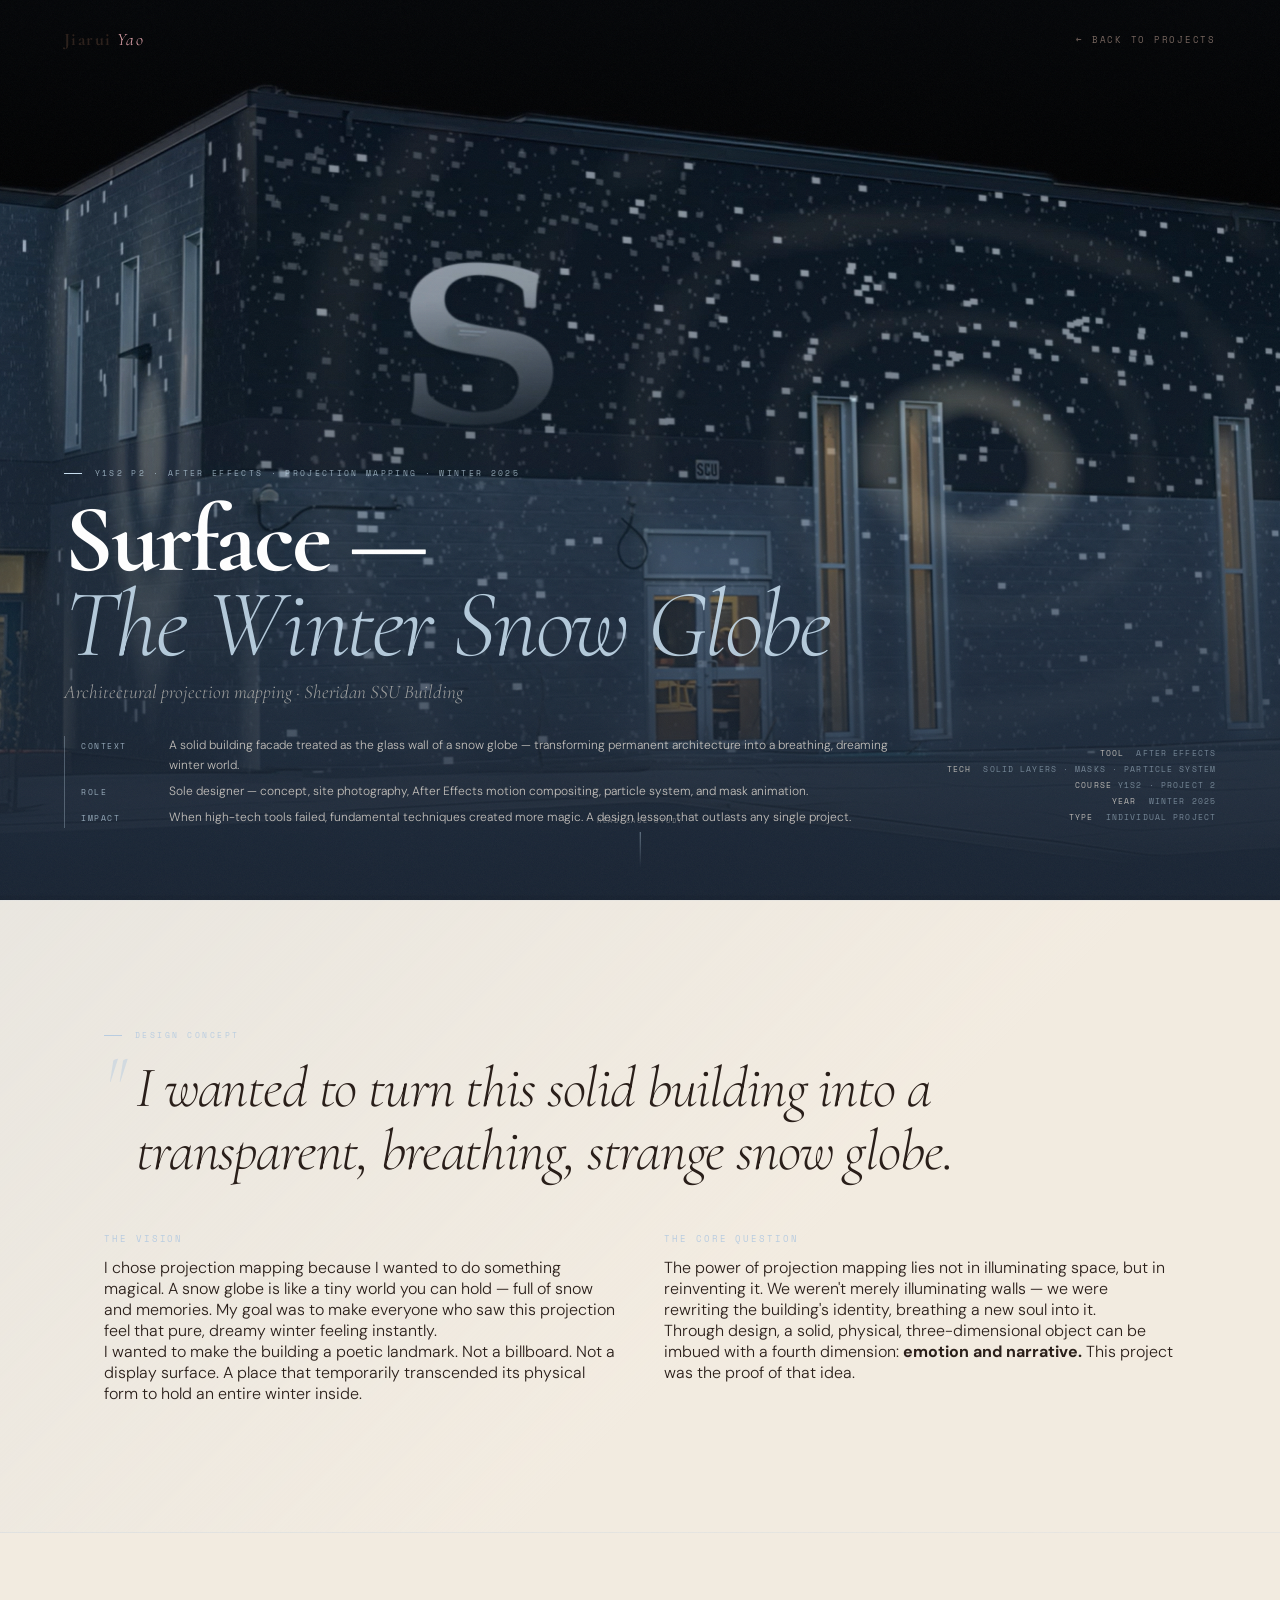
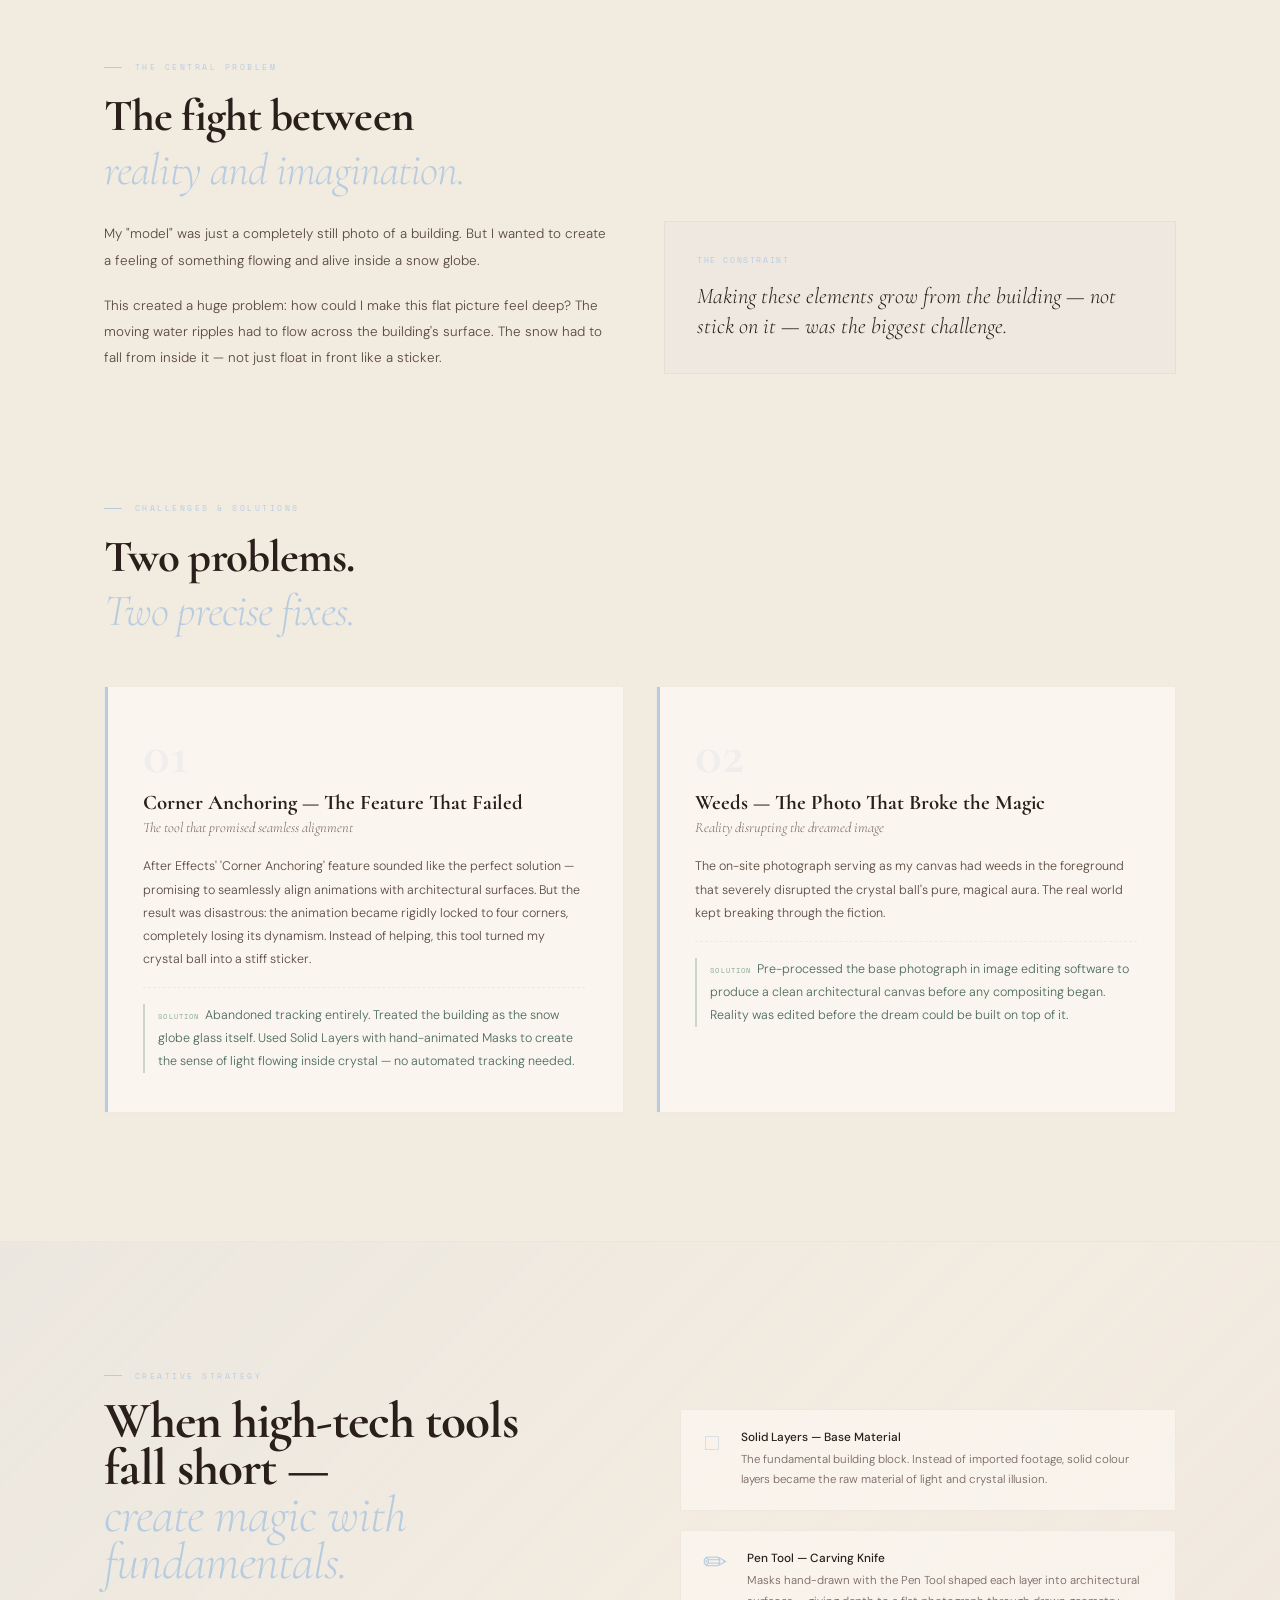
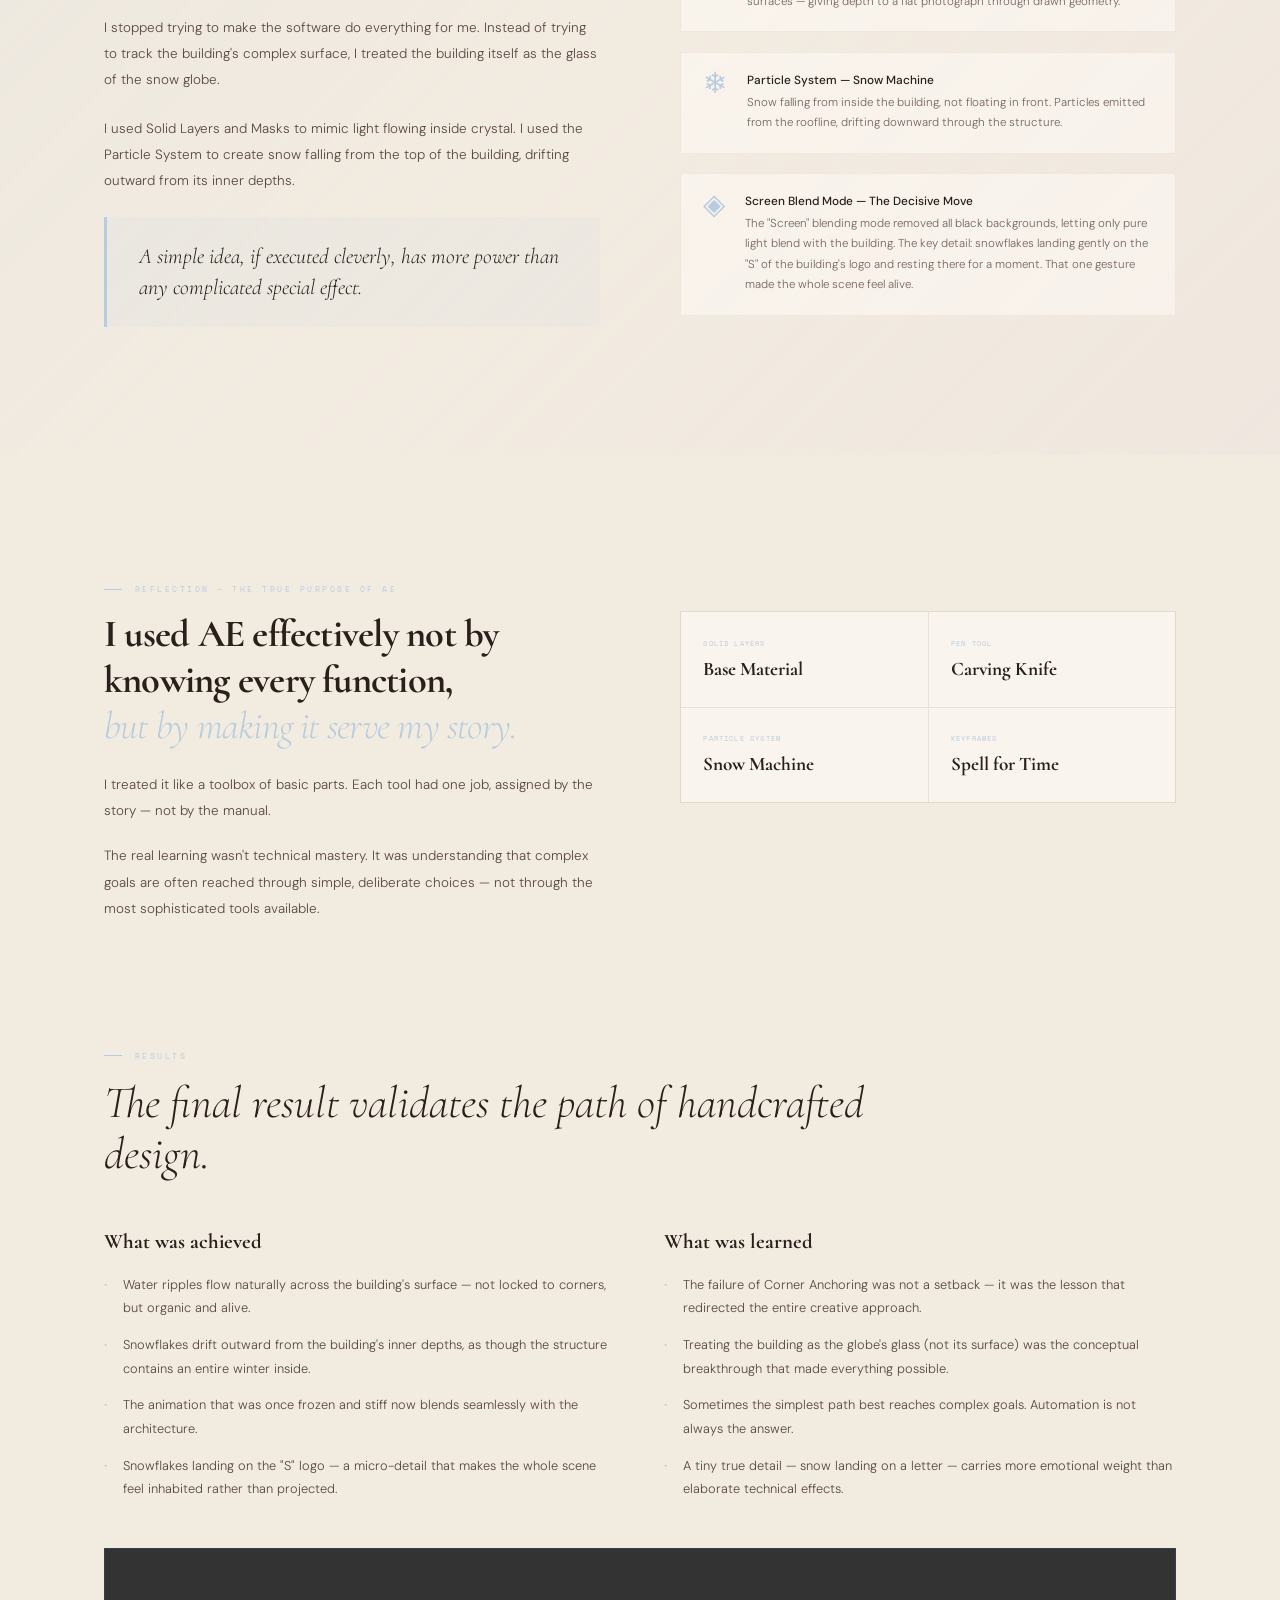
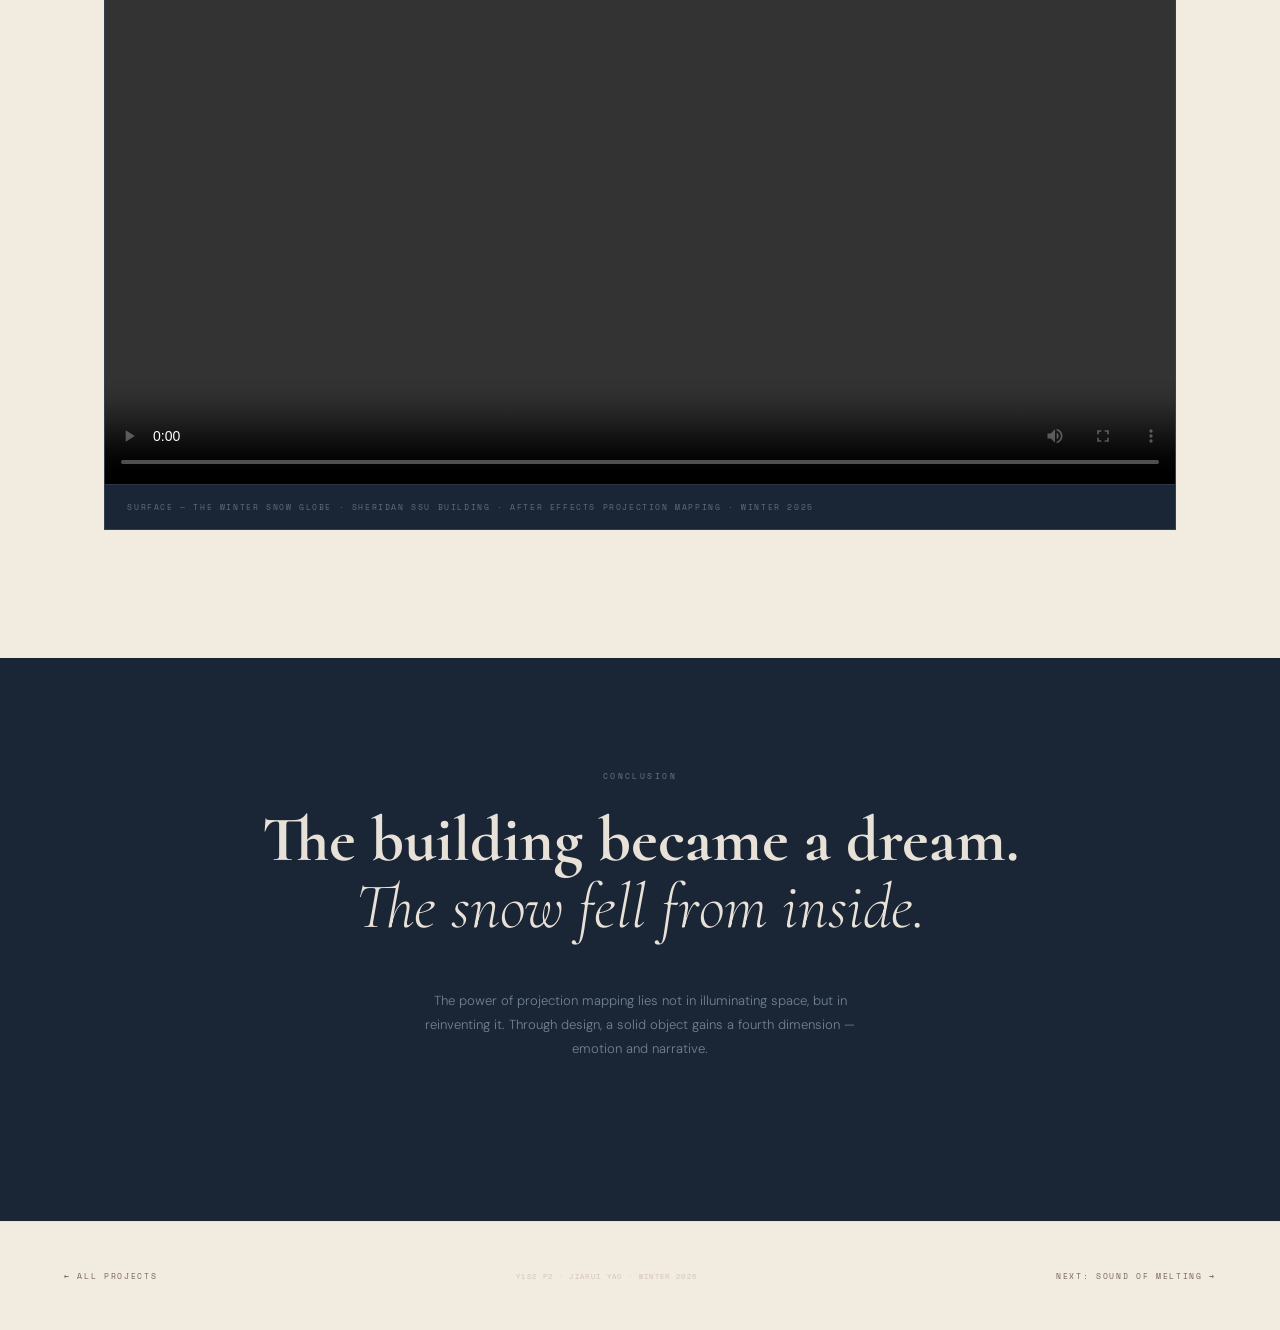
<file: case-study-surface.html>
<!DOCTYPE html>
<html lang="en">
<head>
<meta charset="UTF-8">
<meta name="viewport" content="width=device-width, initial-scale=1.0">
<title>Surface — The Winter Snow Globe · Jiarui Yao</title>
<link rel="preconnect" href="https://fonts.googleapis.com">
<link href="https://fonts.googleapis.com/css2?family=Cormorant:ital,wght@0,300;0,400;0,600;0,700;1,300;1,400&family=DM+Sans:wght@200;300;400;500&family=Space+Mono:wght@400&display=swap" rel="stylesheet">
<style>
:root{
  --cream:#f2ebe0;--blush:#e8a8b0;--peach:#f2c89a;--wing:#b8cce0;
  --lilac:#d8c0d8;--ink:#2a1f1a;--ink2:#5a4840;--muted:#75645d;
  --border:rgba(200,176,168,.18);--glass:rgba(242,235,224,.72);
  /* Project accent — winter ice */
  --ice:#c8dff0;--night:#1a2535;--frost:rgba(200,223,240,.15);
  --scroll:0;--scroll-p:0;
}
*,*::before,*::after{box-sizing:border-box;margin:0;padding:0;}
html{scroll-behavior:smooth;}
body{font-family:'DM Sans',sans-serif;font-weight:300;background:var(--cream);color:var(--ink);overflow-x:hidden;cursor:none;}
body::after{content:'';position:fixed;inset:0;z-index:9998;pointer-events:none;opacity:.04;background-image:url("data:image/svg+xml,%3Csvg viewBox='0 0 512 512' xmlns='http://www.w3.org/2000/svg'%3E%3Cfilter id='g'%3E%3CfeTurbulence type='fractalNoise' baseFrequency='0.72' numOctaves='4' stitchTiles='stitch'/%3E%3C/filter%3E%3Crect width='100%25' height='100%25' filter='url(%23g)'/%3E%3C/svg%3E");background-size:256px 256px;}
.bg{position:fixed;inset:0;z-index:-1;background:radial-gradient(ellipse 70% 60% at 20% 0%,rgba(184,204,224,.35) 0%,transparent 55%),radial-gradient(ellipse 60% 50% at 90% 40%,rgba(216,192,216,.22) 0%,transparent 55%),radial-gradient(ellipse 55% 50% at 50% 100%,rgba(200,220,240,.2) 0%,transparent 55%);background-color:var(--cream);}

#cur{width:7px;height:7px;background:var(--wing);border-radius:50%;position:fixed;top:0;left:0;pointer-events:none;z-index:9999;transform:translate(-50%,-50%);mix-blend-mode:multiply;transition:transform .15s;}
a:focus-visible,button:focus-visible{outline:2px solid #587493;outline-offset:4px;}

/* NAV */
nav{position:fixed;top:0;left:0;right:0;z-index:100;display:flex;align-items:center;justify-content:space-between;padding:1.8rem 4rem;transition:background .4s;}
nav.scrolled{background:rgba(242,235,224,.88);backdrop-filter:blur(20px);border-bottom:1px solid var(--border);}
.nav-logo{font-family:'Cormorant',serif;font-size:1.1rem;font-weight:700;letter-spacing:.08em;color:var(--ink);text-decoration:none;}
.nav-logo em{font-style:italic;font-weight:300;color:var(--blush);}
.nav-back{font-family:'Space Mono',monospace;font-size:.55rem;letter-spacing:.2em;text-transform:uppercase;color:var(--muted);text-decoration:none;display:flex;align-items:center;gap:.5rem;transition:color .2s,gap .2s;}
.nav-back:hover{color:var(--ink);gap:.3rem;}

/* HERO */
.hero{position:relative;width:100%;height:100vh;display:flex;align-items:flex-end;overflow:hidden;}
.hero-img{position:absolute;inset:0;overflow:hidden;}
.hero-img img{width:100%;height:100%;object-fit:cover;object-position:center 40%;display:block;transform:scale(1.04);transition:transform 8s cubic-bezier(.2,.8,.2,1);}
.hero-img img.loaded{transform:scale(1);}
.hero-overlay{position:absolute;inset:0;background:linear-gradient(to bottom,rgba(26,37,53,.15) 0%,transparent 30%,rgba(26,37,53,.6) 75%,rgba(26,37,53,.92) 100%);}
.hero-content{position:relative;z-index:10;padding:0 4rem 4.5rem;width:100%;display:grid;grid-template-columns:1fr auto;align-items:end;gap:3rem;}
.hero-label{font-family:'Space Mono',monospace;font-size:.52rem;letter-spacing:.28em;text-transform:uppercase;color:rgba(200,223,240,.7);display:flex;align-items:center;gap:.8rem;margin-bottom:1.2rem;}
.hero-label::before{content:'';width:18px;height:1px;background:var(--ice);}
.hero-title{font-family:'Cormorant',serif;font-size:clamp(3.5rem,7.5vw,8rem);font-weight:700;line-height:.88;letter-spacing:-.025em;color:#fff;margin-bottom:.5rem;}
.hero-title em{display:block;font-style:italic;font-weight:300;color:rgba(200,223,240,.88);}
.hero-sub{font-family:'Cormorant',serif;font-size:clamp(1rem,1.6vw,1.2rem);font-style:italic;font-weight:300;color:rgba(242,235,224,.6);margin-top:.8rem;}
.hero-cri{display:flex;flex-direction:column;gap:.4rem;margin-top:2rem;padding-left:1rem;border-left:1px solid rgba(200,223,240,.3);}
.hero-cri-row{display:grid;grid-template-columns:5rem 1fr;gap:.5rem;align-items:baseline;}
.hero-cri-label{font-family:'Space Mono',monospace;font-size:.48rem;letter-spacing:.2em;text-transform:uppercase;color:var(--ice);opacity:.7;}
.hero-cri-text{font-size:.75rem;line-height:1.65;color:rgba(242,235,224,.78);}
.hero-meta{text-align:right;padding-bottom:.2rem;}
.hero-params{font-family:'Space Mono',monospace;font-size:.5rem;letter-spacing:.14em;text-transform:uppercase;color:rgba(200,223,240,.5);line-height:2;}
.hero-params strong{color:rgba(242,235,224,.72);font-weight:400;}
.hero-scroll{position:absolute;bottom:2rem;left:50%;transform:translateX(-50%);display:flex;flex-direction:column;align-items:center;gap:.4rem;pointer-events:none;z-index:10;opacity:0;animation:fadeIn .8s 1.8s forwards;}
.hero-scroll span{font-family:'Space Mono',monospace;font-size:.46rem;letter-spacing:.24em;text-transform:uppercase;color:rgba(242,235,224,.4);}
.hero-scroll-line{width:1px;height:36px;background:linear-gradient(to bottom,rgba(200,223,240,.5),transparent);animation:pulse 2s ease-in-out infinite;}
@keyframes pulse{0%,100%{transform:scaleY(1);opacity:.5;}50%{transform:scaleY(.4);opacity:.1;}}
@keyframes fadeIn{from{opacity:0;}to{opacity:1;}}

/* SECTIONS */
.section{max-width:1200px;margin:0 auto;padding:8rem 4rem;opacity:0;transform:translateY(40px);transition:opacity .9s cubic-bezier(.22,1,.36,1),transform .9s cubic-bezier(.22,1,.36,1);}
.section.visible{opacity:1;transform:translateY(0);}
.s-label{font-family:'Space Mono',monospace;font-size:.52rem;letter-spacing:.3em;text-transform:uppercase;color:var(--wing);display:flex;align-items:center;gap:.8rem;margin-bottom:1rem;}
.s-label::before{content:'';width:18px;height:1px;background:var(--wing);}

/* CONCEPT PULLQUOTE */
.concept-bg{background:linear-gradient(135deg,rgba(184,204,224,.14) 0%,var(--cream) 60%);border-top:1px solid rgba(184,204,224,.2);border-bottom:1px solid rgba(184,204,224,.2);}
.concept-quote{font-family:'Cormorant',serif;font-size:clamp(2.2rem,4.5vw,4.5rem);font-weight:300;font-style:italic;line-height:1.1;letter-spacing:-.02em;color:var(--ink);max-width:860px;margin-bottom:3rem;position:relative;padding-left:2rem;}
.concept-quote::before{content:'"';position:absolute;left:0;top:-.2em;font-size:1.2em;color:var(--wing);opacity:.5;}
.concept-cols{display:grid;grid-template-columns:1fr 1fr;gap:3rem;}
.concept-col-title{font-family:'Space Mono',monospace;font-size:.55rem;letter-spacing:.22em;text-transform:uppercase;color:var(--wing);margin-bottom:.8rem;}
.concept-col p{font-size:.84rem;line-height:1.95;color:var(--ink2);}
.concept-col p+p{margin-top:1rem;}

/* TOOL BREAKDOWN */
.tool-grid{display:grid;grid-template-columns:repeat(4,1fr);gap:1px;background:var(--border);border:1px solid var(--border);margin-top:3rem;}
.tool-card{background:rgba(255,252,248,.7);padding:1.8rem 1.6rem;position:relative;}
.tool-card::after{content:'';position:absolute;bottom:0;left:0;right:0;height:3px;}
.tool-card:nth-child(1)::after{background:var(--wing);}
.tool-card:nth-child(2)::after{background:var(--lilac);}
.tool-card:nth-child(3)::after{background:var(--peach);}
.tool-card:nth-child(4)::after{background:var(--blush);}
.tool-metaphor{font-family:'Cormorant',serif;font-size:1.4rem;font-weight:700;color:var(--ink);margin-bottom:.3rem;}
.tool-name{font-family:'Space Mono',monospace;font-size:.5rem;letter-spacing:.18em;text-transform:uppercase;color:var(--wing);margin-bottom:.7rem;}
.tool-desc{font-size:.74rem;line-height:1.8;color:var(--muted);}

/* CHALLENGE CARDS */
.challenge-grid{display:grid;grid-template-columns:1fr 1fr;gap:2rem;margin-top:3rem;}
.ch-card{padding:2.4rem;border:1px solid var(--border);background:rgba(255,252,248,.6);position:relative;overflow:hidden;}
.ch-card::before{content:'';position:absolute;left:0;top:0;bottom:0;width:3px;background:var(--wing);}
.ch-num{font-family:'Cormorant',serif;font-size:3.5rem;font-weight:700;color:rgba(184,204,224,.15);line-height:1;margin-bottom:.6rem;}
.ch-title{font-family:'Cormorant',serif;font-size:1.3rem;font-weight:700;line-height:1.15;color:var(--ink);margin-bottom:.25rem;}
.ch-sub{font-family:'Cormorant',serif;font-size:.9rem;font-style:italic;font-weight:300;color:var(--muted);margin-bottom:1.2rem;}
.ch-problem{font-size:.78rem;line-height:1.85;color:var(--ink2);margin-bottom:1rem;padding-bottom:1rem;border-bottom:1px dashed var(--border);}
.ch-solution{font-size:.78rem;line-height:1.85;color:#4a6a5a;padding-left:.8rem;border-left:2px solid rgba(90,140,110,.3);}
.ch-solution::before{content:'Solution  ';font-family:'Space Mono',monospace;font-size:.46rem;letter-spacing:.16em;text-transform:uppercase;color:rgba(90,140,110,.7);}

/* STRATEGY HIGHLIGHT */
.strategy-bg{background:linear-gradient(135deg,rgba(184,204,224,.1) 0%,var(--cream) 50%,rgba(216,192,216,.08) 100%);border-top:1px solid rgba(184,204,224,.15);}
.strategy-layout{display:grid;grid-template-columns:1fr 1fr;gap:5rem;align-items:center;}
.strategy-title{font-family:'Cormorant',serif;font-size:clamp(2rem,4vw,3.8rem);font-weight:700;line-height:.92;letter-spacing:-.02em;color:var(--ink);margin-bottom:1.8rem;}
.strategy-title em{color:var(--wing);font-style:italic;font-weight:300;}
.strategy-body{font-size:.84rem;line-height:1.95;color:var(--ink2);margin-bottom:1.4rem;}
.strategy-pullquote{font-family:'Cormorant',serif;font-size:1.35rem;font-style:italic;font-weight:300;line-height:1.45;color:var(--ink);padding:1.5rem 2rem;border-left:3px solid var(--wing);background:rgba(184,204,224,.1);}
.strategy-right{}
.strategy-detail{display:flex;flex-direction:column;gap:1.2rem;}
.sd-row{display:flex;gap:1.2rem;align-items:flex-start;padding:1.2rem 1.4rem;border:1px solid var(--border);background:rgba(255,252,248,.5);}
.sd-icon{font-family:'Cormorant',serif;font-size:1.8rem;color:var(--wing);line-height:1;flex-shrink:0;margin-top:-.1rem;}
.sd-title{font-size:.74rem;font-weight:500;color:var(--ink);margin-bottom:.3rem;}
.sd-body{font-size:.72rem;line-height:1.78;color:var(--muted);}

/* RESULTS + CONCLUSION */
.result-quote{font-family:'Cormorant',serif;font-size:clamp(1.8rem,3.5vw,3.2rem);font-weight:300;font-style:italic;line-height:1.15;color:var(--ink);max-width:800px;margin-bottom:3rem;}
.result-grid{display:grid;grid-template-columns:1fr 1fr;gap:3rem;}
.result-col-title{font-family:'Cormorant',serif;font-size:1.3rem;font-weight:700;color:var(--ink);margin-bottom:1.2rem;}
.result-list{list-style:none;display:flex;flex-direction:column;gap:.85rem;}
.result-list li{font-size:.8rem;line-height:1.82;color:var(--ink2);padding-left:1.2rem;position:relative;}
.result-list li::before{content:'·';position:absolute;left:0;color:var(--wing);font-weight:700;}

/* VIDEO PLAYER */
.video-wrap{margin-top:3rem;background:var(--night);border:1px solid rgba(184,204,224,.15);overflow:hidden;}
.video-wrap video{width:100%;height:auto;display:block;}
.video-caption{padding:1rem 1.4rem;font-family:'Space Mono',monospace;font-size:.5rem;letter-spacing:.2em;text-transform:uppercase;color:rgba(200,223,240,.4);border-top:1px solid rgba(184,204,224,.1);}

/* CTA */
.cta-section{background:var(--night);padding:7rem 4rem;text-align:center;}
.cta-label{font-family:'Space Mono',monospace;font-size:.52rem;letter-spacing:.3em;text-transform:uppercase;color:rgba(200,223,240,.45);margin-bottom:1.5rem;}
.cta-title{font-family:'Cormorant',serif;font-size:clamp(2.5rem,5vw,5rem);font-weight:300;font-style:italic;color:rgba(242,235,224,.95);line-height:1.05;margin-bottom:3rem;}
.cta-title strong{font-weight:700;font-style:normal;}
.cta-sub{font-size:.82rem;color:rgba(200,223,240,.5);max-width:480px;margin:0 auto 3rem;line-height:1.85;}

/* BOTTOM NAV */
.bottom-nav{display:flex;align-items:center;justify-content:space-between;padding:3rem 4rem;border-top:1px solid var(--border);}
.bottom-nav-link{font-family:'Space Mono',monospace;font-size:.52rem;letter-spacing:.2em;text-transform:uppercase;color:var(--muted);text-decoration:none;display:flex;align-items:center;gap:.5rem;transition:color .2s;}
.bottom-nav-link:hover{color:var(--ink);}
.bottom-nav-center{font-family:'Space Mono',monospace;font-size:.46rem;letter-spacing:.18em;text-transform:uppercase;color:rgba(160,136,128,.4);}

@media(max-width:900px){
  nav{padding:1.4rem 1.5rem;}
  .hero-content{grid-template-columns:1fr;padding:0 1.5rem 3.5rem;}
  .section{padding:5rem 1.5rem;}
  .concept-cols,.challenge-grid,.strategy-layout,.result-grid{grid-template-columns:1fr;gap:2rem;}
  .tool-grid{grid-template-columns:1fr 1fr;}
  .bottom-nav,.cta-section{padding:2rem 1.5rem;}
}
@media(hover:none),(pointer:coarse){body{cursor:auto;}#cur{display:none;}}
@media(prefers-reduced-motion:reduce){html{scroll-behavior:auto;}*,*::before,*::after{animation-duration:.01ms!important;animation-iteration-count:1!important;transition-duration:.01ms!important;}#cur{display:none;}.section{opacity:1;transform:none;}}
</style>
</head>
<body>
<div id="cur"></div>
<div class="bg"></div>

<nav id="nav">
  <a href="index.html" class="nav-logo">Jiarui <em>Yao</em></a>
  <a href="projects.html" class="nav-back">← Back to Projects</a>
</nav>

<!-- HERO -->
<section class="hero" id="hero">
  <div class="hero-img">
    <img src="imag/project/11.png" alt="SSU Building — Surface Projection Mapping" id="heroImg"
         onerror="this.parentElement.style.background='linear-gradient(160deg,#0d1a2e 0%,#162338 40%,#1e3050 70%,#0d1a2e 100%)';this.remove();">
  </div>
  <div class="hero-overlay"></div>
  <div class="hero-content">
    <div>
      <div class="hero-label">Y1S2 P2 · After Effects · Projection Mapping · Winter 2025</div>
      <h1 class="hero-title">Surface —<br><em>The Winter Snow Globe</em></h1>
      <p class="hero-sub">Architectural projection mapping · Sheridan SSU Building</p>
      <div class="hero-cri">
        <div class="hero-cri-row"><span class="hero-cri-label">Context</span><span class="hero-cri-text">A solid building facade treated as the glass wall of a snow globe — transforming permanent architecture into a breathing, dreaming winter world.</span></div>
        <div class="hero-cri-row"><span class="hero-cri-label">Role</span><span class="hero-cri-text">Sole designer — concept, site photography, After Effects motion compositing, particle system, and mask animation.</span></div>
        <div class="hero-cri-row"><span class="hero-cri-label">Impact</span><span class="hero-cri-text">When high-tech tools failed, fundamental techniques created more magic. A design lesson that outlasts any single project.</span></div>
      </div>
    </div>
    <div class="hero-meta">
      <div class="hero-params">
        <strong>Tool</strong> &nbsp;After Effects<br>
        <strong>Tech</strong> &nbsp;Solid Layers · Masks · Particle System<br>
        <strong>Course</strong> Y1S2 · Project 2<br>
        <strong>Year</strong> &nbsp;Winter 2025<br>
        <strong>Type</strong> &nbsp;Individual Project
      </div>
    </div>
  </div>
  <div class="hero-scroll">
    <span>Read Case Study</span>
    <div class="hero-scroll-line"></div>
  </div>
</section>


<!-- CONCEPT -->
<div class="concept-bg">
  <div class="section" data-reveal>
    <div class="s-label">Design Concept</div>
    <p class="concept-quote">I wanted to turn this solid building into a transparent, breathing, strange snow globe.</p>
    <div class="concept-cols">
      <div>
        <div class="concept-col-title">The Vision</div>
        <p>I chose projection mapping because I wanted to do something magical. A snow globe is like a tiny world you can hold — full of snow and memories. My goal was to make everyone who saw this projection feel that pure, dreamy winter feeling instantly.</p>
        <p>I wanted to make the building a poetic landmark. Not a billboard. Not a display surface. A place that temporarily transcended its physical form to hold an entire winter inside.</p>
      </div>
      <div>
        <div class="concept-col-title">The Core Question</div>
        <p>The power of projection mapping lies not in illuminating space, but in reinventing it. We weren't merely illuminating walls — we were rewriting the building's identity, breathing a new soul into it.</p>
        <p>Through design, a solid, physical, three-dimensional object can be imbued with a fourth dimension: <strong>emotion and narrative.</strong> This project was the proof of that idea.</p>
      </div>
    </div>
  </div>
</div>


<!-- THE PROBLEM -->
<div class="section" data-reveal>
  <div class="s-label">The Central Problem</div>
  <h2 style="font-family:'Cormorant',serif;font-size:clamp(1.8rem,3.5vw,3rem);font-weight:700;letter-spacing:-.02em;color:var(--ink);margin-bottom:1.5rem;">The fight between<br><em style="font-style:italic;font-weight:300;color:var(--wing);">reality and imagination.</em></h2>
  <div style="display:grid;grid-template-columns:1fr 1fr;gap:3rem;align-items:start;">
    <div>
      <p style="font-size:.84rem;line-height:1.95;color:var(--ink2);margin-bottom:1.2rem;">My "model" was just a completely still photo of a building. But I wanted to create a feeling of something flowing and alive inside a snow globe.</p>
      <p style="font-size:.84rem;line-height:1.95;color:var(--ink2);">This created a huge problem: how could I make this flat picture feel deep? The moving water ripples had to flow across the building's surface. The snow had to fall from inside it — not just float in front like a sticker.</p>
    </div>
    <div style="padding:2rem;border:1px solid var(--border);background:rgba(184,204,224,.08);">
      <div style="font-family:'Space Mono',monospace;font-size:.5rem;letter-spacing:.2em;text-transform:uppercase;color:var(--wing);margin-bottom:.9rem;">The Constraint</div>
      <p style="font-family:'Cormorant',serif;font-size:1.4rem;font-style:italic;font-weight:300;line-height:1.35;color:var(--ink);">Making these elements grow from the building — not stick on it — was the biggest challenge.</p>
    </div>
  </div>
</div>


<!-- CHALLENGES -->
<div class="section" data-reveal style="padding-top:0;">
  <div class="s-label">Challenges &amp; Solutions</div>
  <h2 style="font-family:'Cormorant',serif;font-size:clamp(1.8rem,3.5vw,3rem);font-weight:700;letter-spacing:-.02em;color:var(--ink);margin-bottom:.5rem;">Two problems.<br><em style="font-style:italic;font-weight:300;color:var(--wing);">Two precise fixes.</em></h2>
  <div class="challenge-grid">

    <div class="ch-card">
      <div class="ch-num">01</div>
      <div class="ch-title">Corner Anchoring — The Feature That Failed</div>
      <div class="ch-sub">The tool that promised seamless alignment</div>
      <div class="ch-problem">After Effects' 'Corner Anchoring' feature sounded like the perfect solution — promising to seamlessly align animations with architectural surfaces. But the result was disastrous: the animation became rigidly locked to four corners, completely losing its dynamism. Instead of helping, this tool turned my crystal ball into a stiff sticker.</div>
      <div class="ch-solution">Abandoned tracking entirely. Treated the building as the snow globe glass itself. Used Solid Layers with hand-animated Masks to create the sense of light flowing inside crystal — no automated tracking needed.</div>
    </div>

    <div class="ch-card">
      <div class="ch-num">02</div>
      <div class="ch-title">Weeds — The Photo That Broke the Magic</div>
      <div class="ch-sub">Reality disrupting the dreamed image</div>
      <div class="ch-problem">The on-site photograph serving as my canvas had weeds in the foreground that severely disrupted the crystal ball's pure, magical aura. The real world kept breaking through the fiction.</div>
      <div class="ch-solution">Pre-processed the base photograph in image editing software to produce a clean architectural canvas before any compositing began. Reality was edited before the dream could be built on top of it.</div>
    </div>

  </div>
</div>


<!-- CREATIVE STRATEGY -->
<div class="strategy-bg">
  <div class="section" data-reveal>
    <div class="s-label">Creative Strategy</div>
    <div class="strategy-layout">
      <div>
        <h2 class="strategy-title">When high-tech tools<br>fall short —<br><em>create magic with fundamentals.</em></h2>
        <p class="strategy-body">I stopped trying to make the software do everything for me. Instead of trying to track the building's complex surface, I treated the building itself as the glass of the snow globe.</p>
        <p class="strategy-body">I used Solid Layers and Masks to mimic light flowing inside crystal. I used the Particle System to create snow falling from the top of the building, drifting outward from its inner depths.</p>
        <div class="strategy-pullquote">A simple idea, if executed cleverly, has more power than any complicated special effect.</div>
      </div>
      <div class="strategy-right">
        <div class="strategy-detail">
          <div class="sd-row">
            <div class="sd-icon">◻</div>
            <div>
              <div class="sd-title">Solid Layers — Base Material</div>
              <p class="sd-body">The fundamental building block. Instead of imported footage, solid colour layers became the raw material of light and crystal illusion.</p>
            </div>
          </div>
          <div class="sd-row">
            <div class="sd-icon">✏</div>
            <div>
              <div class="sd-title">Pen Tool — Carving Knife</div>
              <p class="sd-body">Masks hand-drawn with the Pen Tool shaped each layer into architectural surfaces — giving depth to a flat photograph through drawn geometry.</p>
            </div>
          </div>
          <div class="sd-row">
            <div class="sd-icon">❄</div>
            <div>
              <div class="sd-title">Particle System — Snow Machine</div>
              <p class="sd-body">Snow falling from inside the building, not floating in front. Particles emitted from the roofline, drifting downward through the structure.</p>
            </div>
          </div>
          <div class="sd-row">
            <div class="sd-icon">◈</div>
            <div>
              <div class="sd-title">Screen Blend Mode — The Decisive Move</div>
              <p class="sd-body">The "Screen" blending mode removed all black backgrounds, letting only pure light blend with the building. The key detail: snowflakes landing gently on the "S" of the building's logo and resting there for a moment. That one gesture made the whole scene feel alive.</p>
            </div>
          </div>
        </div>
      </div>
    </div>
  </div>
</div>


<!-- AE AS TOOLBOX -->
<div class="section" data-reveal>
  <div class="s-label">Reflection — The True Purpose of AE</div>
  <div style="display:grid;grid-template-columns:1fr 1fr;gap:5rem;align-items:start;">
    <div>
      <h2 style="font-family:'Cormorant',serif;font-size:clamp(1.6rem,3vw,2.8rem);font-weight:700;letter-spacing:-.02em;color:var(--ink);margin-bottom:1.4rem;">I used AE effectively not by<br>knowing every function,<br><em style="font-style:italic;font-weight:300;color:var(--wing);">but by making it serve my story.</em></h2>
      <p style="font-size:.84rem;line-height:1.95;color:var(--ink2);margin-bottom:1.2rem;">I treated it like a toolbox of basic parts. Each tool had one job, assigned by the story — not by the manual.</p>
      <p style="font-size:.84rem;line-height:1.95;color:var(--ink2);">The real learning wasn't technical mastery. It was understanding that complex goals are often reached through simple, deliberate choices — not through the most sophisticated tools available.</p>
    </div>
    <div style="display:grid;grid-template-columns:1fr 1fr;gap:1px;background:var(--border);border:1px solid var(--border);">
      <div style="background:rgba(255,252,248,.7);padding:1.6rem 1.4rem;">
        <div style="font-family:'Space Mono',monospace;font-size:.46rem;letter-spacing:.16em;text-transform:uppercase;color:var(--wing);margin-bottom:.5rem;">Solid Layers</div>
        <div style="font-family:'Cormorant',serif;font-size:1.2rem;font-weight:700;color:var(--ink);">Base Material</div>
      </div>
      <div style="background:rgba(255,252,248,.7);padding:1.6rem 1.4rem;">
        <div style="font-family:'Space Mono',monospace;font-size:.46rem;letter-spacing:.16em;text-transform:uppercase;color:var(--wing);margin-bottom:.5rem;">Pen Tool</div>
        <div style="font-family:'Cormorant',serif;font-size:1.2rem;font-weight:700;color:var(--ink);">Carving Knife</div>
      </div>
      <div style="background:rgba(255,252,248,.7);padding:1.6rem 1.4rem;">
        <div style="font-family:'Space Mono',monospace;font-size:.46rem;letter-spacing:.16em;text-transform:uppercase;color:var(--wing);margin-bottom:.5rem;">Particle System</div>
        <div style="font-family:'Cormorant',serif;font-size:1.2rem;font-weight:700;color:var(--ink);">Snow Machine</div>
      </div>
      <div style="background:rgba(255,252,248,.7);padding:1.6rem 1.4rem;">
        <div style="font-family:'Space Mono',monospace;font-size:.46rem;letter-spacing:.16em;text-transform:uppercase;color:var(--wing);margin-bottom:.5rem;">Keyframes</div>
        <div style="font-family:'Cormorant',serif;font-size:1.2rem;font-weight:700;color:var(--ink);">Spell for Time</div>
      </div>
    </div>
  </div>
</div>


<!-- RESULTS -->
<div class="section" data-reveal style="padding-top:0;">
  <div class="s-label">Results</div>
  <p class="result-quote">The final result validates the path of handcrafted design.</p>
  <div class="result-grid">
    <div>
      <div class="result-col-title" style="font-family:'Cormorant',serif;">What was achieved</div>
      <ul class="result-list">
        <li>Water ripples flow naturally across the building's surface — not locked to corners, but organic and alive.</li>
        <li>Snowflakes drift outward from the building's inner depths, as though the structure contains an entire winter inside.</li>
        <li>The animation that was once frozen and stiff now blends seamlessly with the architecture.</li>
        <li>Snowflakes landing on the "S" logo — a micro-detail that makes the whole scene feel inhabited rather than projected.</li>
      </ul>
    </div>
    <div>
      <div class="result-col-title" style="font-family:'Cormorant',serif;">What was learned</div>
      <ul class="result-list">
        <li>The failure of Corner Anchoring was not a setback — it was the lesson that redirected the entire creative approach.</li>
        <li>Treating the building as the globe's glass (not its surface) was the conceptual breakthrough that made everything possible.</li>
        <li>Sometimes the simplest path best reaches complex goals. Automation is not always the answer.</li>
        <li>A tiny true detail — snow landing on a letter — carries more emotional weight than elaborate technical effects.</li>
      </ul>
    </div>
  </div>

  <div class="video-wrap">
    <video controls playsinline preload="metadata"
           poster="">
      <source src="imag/project/11.mp4" type="video/mp4">
      Your browser does not support the video tag.
    </video>
    <div class="video-caption">Surface — The Winter Snow Globe · Sheridan SSU Building · After Effects Projection Mapping · Winter 2025</div>
  </div>
</div>


<!-- CTA -->
<div class="cta-section">
  <div class="cta-label">Conclusion</div>
  <h2 class="cta-title"><strong>The building became a dream.</strong><br>The snow fell from inside.</h2>
  <p class="cta-sub">The power of projection mapping lies not in illuminating space, but in reinventing it. Through design, a solid object gains a fourth dimension — emotion and narrative.</p>
</div>

<div class="bottom-nav">
  <a href="projects.html" class="bottom-nav-link">← All Projects</a>
  <span class="bottom-nav-center">Y1S2 P2 · Jiarui Yao · Winter 2025</span>
  <a href="case-study-sound-of-melting.html" class="bottom-nav-link">Next: Sound of Melting →</a>
</div>

<script>
(function(){
  function b(){const y=window.scrollY,m=document.body.scrollHeight-window.innerHeight;document.documentElement.style.setProperty('--scroll',y);document.documentElement.style.setProperty('--scroll-p',m>0?y/m:0);}
  window.addEventListener('scroll',b,{passive:true});b();
})();
const cur=document.getElementById('cur');
document.addEventListener('mousemove',e=>{cur.style.left=e.clientX+'px';cur.style.top=e.clientY+'px';});
document.querySelectorAll('a,button').forEach(el=>{el.addEventListener('mouseenter',()=>cur.style.transform='translate(-50%,-50%) scale(2.2)');el.addEventListener('mouseleave',()=>cur.style.transform='translate(-50%,-50%) scale(1)');});
window.addEventListener('scroll',()=>document.getElementById('nav').classList.toggle('scrolled',scrollY>40),{passive:true});
const heroImg=document.getElementById('heroImg');
if(heroImg){heroImg.complete?setTimeout(()=>heroImg.classList.add('loaded'),100):heroImg.addEventListener('load',()=>heroImg.classList.add('loaded'));}
const obs=new IntersectionObserver(entries=>{entries.forEach(e=>{if(e.isIntersecting){e.target.classList.add('visible');obs.unobserve(e.target);}});},{threshold:0.08,rootMargin:'0px 0px -50px 0px'});
document.querySelectorAll('[data-reveal]').forEach(el=>obs.observe(el));
(function(){
  const v=document.createElement('div');
  Object.assign(v.style,{position:'fixed',inset:'0',zIndex:'99999',background:'#f2ebe0',transformOrigin:'top center',transform:'translateY(0)',transition:'transform 0.72s cubic-bezier(0.76,0,0.24,1)',pointerEvents:'none'});
  const s=document.createElement('div');Object.assign(s.style,{position:'absolute',inset:'0',background:'linear-gradient(135deg,rgba(184,204,224,.2) 0%,transparent 45%,rgba(216,192,216,.12) 100%)'});
  v.appendChild(s);document.body.prepend(v);v.getBoundingClientRect();
  requestAnimationFrame(()=>requestAnimationFrame(()=>{v.style.transform='translateY(-100%)'}));
  let n=false;
  document.addEventListener('click',e=>{const a=e.target.closest('a[href]');if(!a||n)return;const h=a.getAttribute('href');if(!h||h==='#'||h.startsWith('#')||h.startsWith('http')||a.target==='_blank')return;e.preventDefault();n=true;v.style.transition='transform 0.58s cubic-bezier(0.76,0,0.24,1)';v.style.transform='translateY(0)';setTimeout(()=>{window.location.href=h;},580);});
})();
</script>
</body>
</html>
</file>
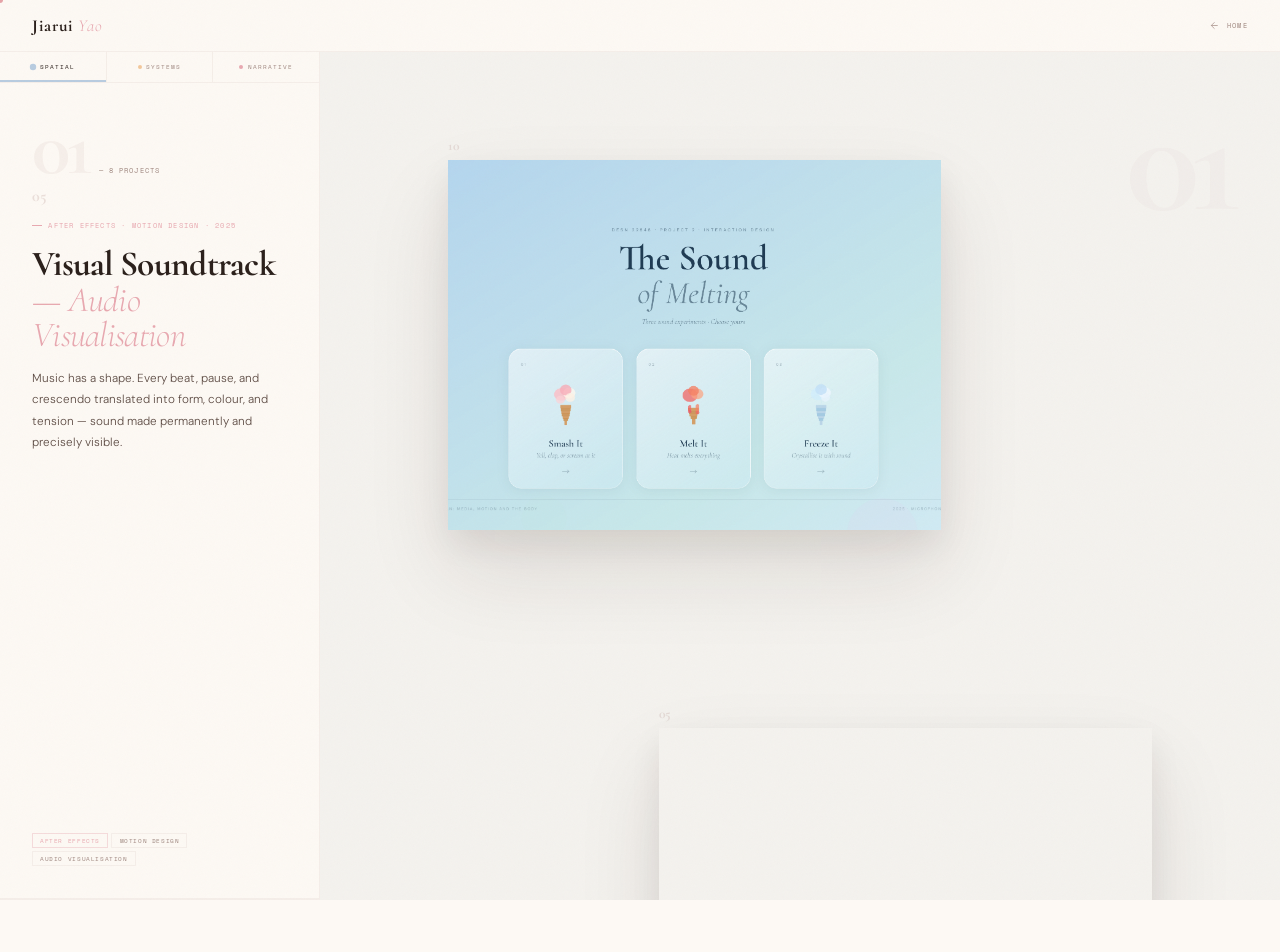
<file: projects.html>
<!DOCTYPE html>
<html lang="en">

<head>
	<meta charset="UTF-8">
	<meta name="viewport" content="width=device-width, initial-scale=1.0">
	<title>Projects — Jiarui Yao</title>
	<link rel="preconnect" href="https://fonts.googleapis.com">
	<link href="https://fonts.googleapis.com/css2?family=Cormorant:ital,wght@0,300;0,400;0,600;0,700;1,300;1,400&family=DM+Sans:wght@200;300;400;500&family=Space+Mono:wght@400&display=swap" rel="stylesheet">
	<style>
		/* ════════════════════════════════════════
   TOKENS
   ════════════════════════════════════════ */
		:root {
			--cream: #f2ebe0;
			--stage: #f4f2ee;
			--blush: #e8a8b0;
			--peach: #f2c89a;
			--wing: #b8cce0;
			--lilac: #d8c0d8;
			--ink: #2a1f1a;
			--ink2: #5a4840;
			--muted: #a08880;
			--card: #fdf9f4;
			--border: rgba(200, 176, 168, .15);
			--nav-h: 52px;
		}

		*,
		*::before,
		*::after {
			box-sizing: border-box;
			margin: 0;
			padding: 0;
		}

		html {
			height: 100%;
		}

		body {
			font-family: 'DM Sans', sans-serif;
			font-weight: 300;
			background: var(--card);
			color: var(--ink);
			overflow: hidden;
			height: 100vh;
			cursor: none;
		}

		a:focus-visible,
		button:focus-visible {
			outline: 2px solid #984653;
			outline-offset: 4px;
		}

		.sr-only {
			position: absolute;
			width: 1px;
			height: 1px;
			padding: 0;
			margin: -1px;
			overflow: hidden;
			clip: rect(0, 0, 0, 0);
			white-space: nowrap;
			border: 0;
		}

		/* grain */
		body::after {
			content: '';
			position: fixed;
			inset: 0;
			z-index: 9997;
			pointer-events: none;
			opacity: .03;
			background-image: url("data:image/svg+xml,%3Csvg viewBox='0 0 512 512' xmlns='http://www.w3.org/2000/svg'%3E%3Cfilter id='g'%3E%3CfeTurbulence type='fractalNoise' baseFrequency='0.75' numOctaves='4' stitchTiles='stitch'/%3E%3C/filter%3E%3Crect width='100%25' height='100%25' filter='url(%23g)'/%3E%3C/svg%3E");
			background-size: 220px 220px;
		}

		/* ── CURSOR ── */
		#cur {
			width: 6px;
			height: 6px;
			background: var(--blush);
			border-radius: 50%;
			position: fixed;
			top: 0;
			left: 0;
			pointer-events: none;
			z-index: 9999;
			transform: translate(-50%, -50%);
			mix-blend-mode: multiply;
			transition: transform .12s;
		}

		/* ── PEARL SPHERE ── */
		.sphere {
			position: fixed;
			width: 64px;
			height: 64px;
			border-radius: 50%;
			pointer-events: none;
			z-index: 2;
			transform: translate(-50%, -50%) scale(1.2);
			opacity: 0;
			background: radial-gradient(circle at 35% 35%, rgba(255, 255, 255, .95) 0%, rgba(242, 235, 224, .60) 22%, rgba(242, 200, 154, .55) 55%, rgba(42, 31, 26, 1) 100%);
			box-shadow: inset -4px -4px 12px rgba(0, 0, 0, .22), inset 3px 3px 8px rgba(255, 255, 255, .55), 0 12px 30px rgba(42, 31, 26, .14), 0 4px 10px rgba(232, 168, 176, .16);
			filter: blur(4px);
			transition: opacity .4s, transform .5s cubic-bezier(.23, 1, .32, 1), filter .5s cubic-bezier(.23, 1, .32, 1);
		}

		.sphere::before {
			content: '';
			position: absolute;
			inset: 0;
			border-radius: 50%;
			background: conic-gradient(from 180deg, transparent 0deg, rgba(184, 204, 224, .35) 50deg, rgba(216, 192, 216, .30) 110deg, rgba(242, 200, 154, .22) 170deg, rgba(232, 168, 176, .28) 230deg, transparent 280deg, rgba(184, 204, 224, .18) 330deg, transparent 360deg);
			mix-blend-mode: screen;
		}

		.sphere::after {
			content: '';
			position: absolute;
			top: 18%;
			left: 22%;
			width: 26%;
			height: 16%;
			background: radial-gradient(ellipse, rgba(255, 255, 255, .98) 0%, transparent 100%);
			border-radius: 50%;
			transform: rotate(-28deg);
		}

		/* ════════════════════════════════════════
   TOP NAV
   ════════════════════════════════════════ */
		.top-nav {
			position: fixed;
			top: 0;
			left: 0;
			right: 0;
			z-index: 100;
			height: var(--nav-h);
			display: flex;
			align-items: center;
			justify-content: space-between;
			padding: 0 2rem;
			background: rgba(253, 249, 244, .95);
			backdrop-filter: blur(24px) saturate(150%);
			border-bottom: 1px solid var(--border);
		}

		.nav-logo {
			font-family: 'Cormorant', serif;
			font-size: 1.05rem;
			font-weight: 700;
			letter-spacing: .06em;
			color: var(--ink);
			text-decoration: none;
		}

		.nav-logo em {
			font-style: italic;
			font-weight: 300;
			color: var(--blush);
		}

		.nav-home {
			font-family: 'Space Mono', monospace;
			font-size: .46rem;
			letter-spacing: .18em;
			text-transform: uppercase;
			color: var(--muted);
			text-decoration: none;
			display: flex;
			align-items: center;
			gap: .4rem;
			transition: color .2s, gap .2s;
		}

		.nav-home svg {
			width: 11px;
			height: 11px;
			stroke: currentColor;
			fill: none;
			stroke-width: 1.5;
		}

		.nav-home:hover {
			color: var(--ink);
			gap: .2rem;
		}

		/* ════════════════════════════════════════
   SHELL — 320px + 1fr
   Fixed outer, only right panel scrolls
   ════════════════════════════════════════ */
		.projects-wrap {
			display: grid;
			grid-template-columns: 320px 1fr;
			height: calc(100vh - var(--nav-h));
			margin-top: var(--nav-h);
			overflow: hidden;
		}

		/* ════════════════════════════════════════
   LEFT SIDEBAR — fixed, no scroll
   ════════════════════════════════════════ */
		.lab-sidebar {
			background: var(--card);
			border-right: 1px solid var(--border);
			display: flex;
			flex-direction: column;
			overflow: hidden;
			position: relative;
		}

		/* Category tabs */
		.cat-strip {
			display: flex;
			border-bottom: 1px solid var(--border);
			flex-shrink: 0;
		}

		.ctab {
			flex: 1;
			font-family: 'Space Mono', monospace;
			font-size: .4rem;
			letter-spacing: .16em;
			text-transform: uppercase;
			color: var(--muted);
			background: none;
			border: none;
			border-right: 1px solid var(--border);
			padding: .65rem .5rem;
			cursor: pointer;
			position: relative;
			transition: color .2s, background .2s;
			display: flex;
			align-items: center;
			justify-content: center;
			gap: .3rem;
		}

		.ctab:last-child {
			border-right: none;
		}

		.cdot {
			width: 4px;
			height: 4px;
			border-radius: 50%;
			flex-shrink: 0;
			transition: transform .2s;
		}

		.ctab.s1 .cdot {
			background: var(--wing);
		}

		.ctab.s2 .cdot {
			background: var(--peach);
		}

		.ctab.s3 .cdot {
			background: var(--blush);
		}

		.ctab::after {
			content: '';
			position: absolute;
			bottom: 0;
			left: 0;
			right: 0;
			height: 1.5px;
			transform: scaleX(0);
			transform-origin: left;
			transition: transform .28s cubic-bezier(.22, 1, .36, 1);
		}

		.ctab.s1::after {
			background: var(--wing);
		}

		.ctab.s2::after {
			background: var(--peach);
		}

		.ctab.s3::after {
			background: var(--blush);
		}

		.ctab:hover {
			color: var(--ink2);
			background: rgba(255, 255, 255, .4);
		}

		.ctab.active {
			color: var(--ink);
		}

		.ctab.active .cdot {
			transform: scale(1.6);
		}

		.ctab.active::after {
			transform: scaleX(1);
		}

		/* Lab meta — scrolled watermark number + count */
		.lab-meta {
			padding: 1.6rem 2rem 0;
			display: flex;
			align-items: baseline;
			gap: .6rem;
			flex-shrink: 0;
		}

		.lab-big-num {
			font-family: 'Cormorant', serif;
			font-size: 5rem;
			font-weight: 700;
			line-height: 1;
			letter-spacing: -.05em;
			color: rgba(200, 176, 168, .12);
			user-select: none;
		}

		.lab-counter {
			font-family: 'Space Mono', monospace;
			font-size: .44rem;
			letter-spacing: .16em;
			text-transform: uppercase;
			color: var(--muted);
			padding-bottom: .4rem;
		}

		/* ── SYNC PANEL — the part that updates on scroll ── */
		.sync-panel {
			flex: 1;
			padding: 0 2rem 2rem;
			display: flex;
			flex-direction: column;
			gap: 1rem;
			overflow: hidden;
			transition: opacity .28s ease, transform .28s cubic-bezier(.22, 1, .36, 1);
		}

		.sync-panel.fading {
			opacity: 0;
			transform: translateY(6px);
		}

		.sp-num {
			font-family: 'Cormorant', serif;
			font-size: 1rem;
			font-weight: 700;
			color: rgba(200, 176, 168, .35);
			line-height: 1;
		}

		.sp-label {
			font-family: 'Space Mono', monospace;
			font-size: .42rem;
			letter-spacing: .18em;
			text-transform: uppercase;
			color: var(--blush);
			display: flex;
			align-items: center;
			gap: .4rem;
		}

		.sp-label::before {
			content: '';
			width: 10px;
			height: 1px;
			background: var(--blush);
		}

		.sp-title {
			font-family: 'Cormorant', serif;
			font-size: clamp(1.5rem, 2.8vw, 2.2rem);
			font-weight: 700;
			line-height: 1.0;
			letter-spacing: -.02em;
			color: var(--ink);
		}

		.sp-title em {
			font-style: italic;
			font-weight: 300;
			color: var(--blush);
		}

		.sp-desc {
			font-size: .73rem;
			line-height: 1.82;
			color: var(--ink2);
			flex: 1;
		}

		.sp-tags {
			display: flex;
			flex-wrap: wrap;
			gap: .22rem;
		}

		.sp-tag {
			font-family: 'Space Mono', monospace;
			font-size: .38rem;
			letter-spacing: .1em;
			text-transform: uppercase;
			color: var(--muted);
			border: 1px solid var(--border);
			padding: .12rem .44rem;
		}

		.sp-tag.hi {
			color: var(--blush);
			border-color: rgba(232, 168, 176, .38);
		}

		.sp-ctas {
			display: flex;
			flex-direction: column;
			gap: .4rem;
			margin-top: .2rem;
		}

		.sp-btn-primary {
			font-family: 'Space Mono', monospace;
			font-size: .42rem;
			letter-spacing: .14em;
			text-transform: uppercase;
			color: var(--ink);
			text-decoration: none;
			border: 1px solid rgba(200, 176, 168, .42);
			padding: .55rem .9rem;
			display: inline-flex;
			align-items: center;
			justify-content: space-between;
			position: relative;
			overflow: hidden;
			cursor: pointer;
			background: none;
			transition: color .28s, border-color .28s;
		}

		.sp-btn-primary::before {
			content: '';
			position: absolute;
			inset: 0;
			background: var(--ink);
			transform: translateX(-101%);
			transition: transform .32s cubic-bezier(.76, 0, .24, 1);
			z-index: 0;
		}

		.sp-btn-primary span,
		.sp-btn-primary svg {
			position: relative;
			z-index: 1;
		}

		.sp-btn-primary:hover {
			color: #fff;
			border-color: var(--ink);
		}

		.sp-btn-primary:hover::before {
			transform: translateX(0);
		}

		.sp-btn-primary svg {
			width: 9px;
			height: 9px;
			stroke: currentColor;
			fill: none;
			stroke-width: 2;
		}

		.sp-btn-ghost {
			font-family: 'Space Mono', monospace;
			font-size: .42rem;
			letter-spacing: .14em;
			text-transform: uppercase;
			color: var(--muted);
			text-decoration: none;
			display: flex;
			align-items: center;
			gap: .35rem;
			transition: color .2s, gap .2s;
		}

		.sp-btn-ghost:hover {
			color: var(--ink);
			gap: .55rem;
		}

		.sp-btn-ghost svg {
			width: 9px;
			height: 9px;
			stroke: currentColor;
			fill: none;
			stroke-width: 2;
		}

		/* WIP notice */
		.sp-wip {
			padding: .8rem;
			border: 1px dashed rgba(200, 176, 168, .35);
			background: rgba(200, 176, 168, .05);
			margin-top: auto;
		}

		.sp-wip-text {
			font-size: .65rem;
			line-height: 1.72;
			color: var(--muted);
		}

		.sp-wip-text strong {
			color: var(--ink2);
			font-weight: 500;
		}

		/* Empty state */
		.sp-empty {
			flex: 1;
			display: flex;
			flex-direction: column;
			align-items: center;
			justify-content: center;
			gap: .7rem;
			opacity: .3;
		}

		.sp-empty-glyph {
			font-size: 1.6rem;
		}

		.sp-empty-text {
			font-family: 'Space Mono', monospace;
			font-size: .42rem;
			letter-spacing: .18em;
			text-transform: uppercase;
			color: var(--muted);
			text-align: center;
			line-height: 1.9;
		}

		/* Scroll progress bar — bottom of sidebar */
		.scroll-track {
			height: 2px;
			background: var(--border);
			flex-shrink: 0;
		}

		.scroll-fill {
			height: 100%;
			background: var(--blush);
			width: 0%;
			transition: width .1s linear;
		}

		/* ════════════════════════════════════════
   RIGHT PANEL — the scrollable editorial canvas
   ════════════════════════════════════════ */
		.proj-scroll {
			overflow-y: scroll;
			overflow-x: hidden;
			scroll-snap-type: y proximity;
			background: var(--stage);
			position: relative;

			/* Guillaume's breathing room */
			padding: 12vh 10vw 20vh;
		}

		/* Subtle right-panel grain */
		.proj-scroll::before {
			content: '';
			position: sticky;
			top: 0;
			left: 0;
			display: block;
			width: 100%;
			height: 0;
			pointer-events: none;
		}

		/* Large category watermark in right panel */
		.cat-watermark {
			position: fixed;
			top: calc(var(--nav-h) + 2rem);
			right: 3rem;
			font-family: 'Cormorant', serif;
			font-size: clamp(5rem, 12vw, 11rem);
			font-weight: 700;
			line-height: 1;
			letter-spacing: -.06em;
			color: rgba(200, 176, 168, .06);
			pointer-events: none;
			user-select: none;
			z-index: 1;
			transition: opacity .5s;
		}

		/* ── PROJECT CARD ── */
		.pcard {
			width: 70%;
			margin-bottom: 22vh;
			scroll-snap-align: center;
			position: relative;
			cursor: pointer;
			/* Entrance animation on load */
			opacity: 0;
			transform: translateY(32px);
			transition: opacity .7s cubic-bezier(.22, 1, .36, 1), transform .7s cubic-bezier(.22, 1, .36, 1);
		}

		.pcard.revealed {
			opacity: 1;
			transform: translateY(0);
		}

		/* Alternating alignment — the editorial offset */
		.pcard:nth-child(odd) {
			margin-right: auto;
		}

		.pcard:nth-child(even) {
			margin-left: auto;
		}

		/* Project number — subtle corner label */
		.pcard-num {
			position: absolute;
			top: -.05em;
			left: 0;
			font-family: 'Cormorant', serif;
			font-size: .85rem;
			font-weight: 700;
			color: rgba(200, 176, 168, .35);
			line-height: 1;
			transform: translateY(-100%) translateY(-.4rem);
			pointer-events: none;
		}

		/* Media container */
		.pcard-media {
			width: 100%;
			position: relative;
			overflow: hidden;
			box-shadow: 0 40px 80px rgba(42, 31, 26, .11), 0 14px 30px rgba(42, 31, 26, .07);
			transition: box-shadow .4s;
		}

		.pcard:hover .pcard-media {
			box-shadow: 0 50px 100px rgba(42, 31, 26, .16), 0 20px 40px rgba(42, 31, 26, .10);
		}

		.pcard-media img {
			display: block;
			width: 100%;
			height: auto;
			object-fit: cover;
		}

		.pcard-media video {
			display: block;
			width: 100%;
			height: auto;
			object-fit: cover;
			max-height: 70vh;
		}

		/* Placeholder card (for color / spline / wip types) */
		.pcard-ph {
			width: 100%;
			aspect-ratio: 16/9;
			display: flex;
			flex-direction: column;
			align-items: center;
			justify-content: center;
			gap: .8rem;
		}

		.pcard-ph-icon {
			font-size: 2rem;
			opacity: .4;
		}

		.pcard-ph-type {
			font-family: 'Space Mono', monospace;
			font-size: .5rem;
			letter-spacing: .2em;
			text-transform: uppercase;
			opacity: .45;
		}

		.pcard-ph-action {
			font-family: 'Space Mono', monospace;
			font-size: .46rem;
			letter-spacing: .16em;
			text-transform: uppercase;
			color: inherit;
			border: 1px solid currentColor;
			padding: .45rem 1rem;
			opacity: .5;
			text-decoration: none;
			display: flex;
			align-items: center;
			gap: .4rem;
			margin-top: .5rem;
			transition: opacity .2s;
		}

		.pcard-ph-action:hover {
			opacity: .85;
		}

		.pcard-ph-action svg {
			width: 9px;
			height: 9px;
			stroke: currentColor;
			fill: none;
			stroke-width: 2;
		}

		/* WIP card */
		.pcard-wip .pcard-media {
			aspect-ratio: 16/9;
			border: 1.5px dashed rgba(200, 176, 168, .35);
			background: rgba(200, 176, 168, .04);
			box-shadow: none;
		}

		.pcard-wip:hover .pcard-media {
			box-shadow: none;
		}

		/* ════════════════════════════════════════
   RESPONSIVE
   ════════════════════════════════════════ */
		@media (max-width: 900px) {
			.projects-wrap {
				grid-template-columns: 260px 1fr;
			}

			.proj-scroll {
				padding: 10vh 6vw 18vh;
			}

			.pcard {
				width: 80%;
			}
		}

		@media (max-width: 640px) {
			body {
				overflow: auto;
			}

			.projects-wrap {
				grid-template-columns: 1fr;
				height: auto;
			}

			.lab-sidebar {
				max-height: 55vh;
			}

			.proj-scroll {
				padding: 6vh 5vw 14vh;
			}

			.pcard {
				width: 100%;
			}

			.cat-watermark {
				display: none;
			}
		}

		@media (hover: none), (pointer: coarse) {
			body { cursor: auto; }
			#cur, .sphere { display: none; }
		}

		@media (prefers-reduced-motion: reduce) {
			*, *::before, *::after {
				animation-duration: .01ms !important;
				animation-iteration-count: 1 !important;
				transition-duration: .01ms !important;
			}
			#cur, .sphere { display: none; }
		}

	</style>
</head>

<body>

	<div id="cur"></div>
	<div class="sphere" id="sphere"></div>

	<!-- ══ TOP NAV ══ -->
	<header class="top-nav">
		<a href="index.html" class="nav-logo">Jiarui <em>Yao</em></a>
		<a href="index.html" class="nav-home">
			<svg viewBox="0 0 24 24">
				<line x1="19" y1="12" x2="5" y2="12" />
				<polyline points="12 19 5 12 12 5" />
			</svg>
			Home
		</a>
	</header>
	<h1 class="sr-only">Selected Projects</h1>

	<!-- ══ CATEGORY WATERMARK (fixed in right panel) ══ -->
	<div class="cat-watermark" id="cat-watermark">01</div>

	<!-- ══ MAIN SHELL ══ -->
	<div class="projects-wrap">

		<!-- ── LEFT SIDEBAR ── -->
		<aside class="lab-sidebar">

			<!-- Category tabs -->
			<div class="cat-strip">
				<button class="ctab s1 active" data-cat="spatial">
					<span class="cdot"></span>Spatial
				</button>
				<button class="ctab s2" data-cat="systems">
					<span class="cdot"></span>Systems
				</button>
				<button class="ctab s3" data-cat="narrative">
					<span class="cdot"></span>Narrative
				</button>
			</div>

			<!-- Lab number + counter -->
			<div class="lab-meta">
				<div class="lab-big-num" id="lab-big-num">01</div>
				<div class="lab-counter" id="lab-counter">— 6 projects</div>
			</div>

			<!-- SYNC PANEL — updates via IntersectionObserver -->
			<div class="sync-panel" id="sync-panel">
				<div class="sp-empty">
					<div class="sp-empty-glyph">◎</div>
					<p class="sp-empty-text">Scroll to explore<br>or click any project</p>
				</div>
			</div>

			<!-- Scroll progress bar -->
			<div class="scroll-track">
				<div class="scroll-fill" id="scroll-fill"></div>
			</div>

		</aside>

		<!-- ── RIGHT SCROLL CANVAS ── -->
		<div class="proj-scroll" id="proj-scroll">
			<!-- Populated by JS -->
		</div>

	</div>

	<script>
		/* ════════════════════════════════════════
   PROJECT DATABASE
   ════════════════════════════════════════ */
		const DB = {

			spatial: {
				num: '01',
				label: 'Sensory & Spatial',
				count: 8,
				accent: '#b8cce0',
				projects: [{
						id: 'sound',
						num: '10',
						title: 'The Sound of Melting',
						titleEm: '',
						label: 'P5.js · Sound Design · Web Audio · 2026',
						desc: 'Voice as physical force — three interaction contracts mapping sound to material state change. Smash explodes. Melt droops. Freeze crystallises in silence.',
						tags: ['P5.js', 'Sound Design', 'Physics Engine', 'Web Audio API'],
						hiTags: ['P5.js', 'Sound Design'],
						media: {
							type: 'image',
							src: 'imag/project/10.png',
							ratio: '4/3'
						},
						caseStudy: 'case-study-sound-of-melting.html',
					},
					{
						id: 'soundtrack',
						num: '05',
						title: 'Visual Soundtrack',
						titleEm: '— Audio Visualisation',
						label: 'After Effects · Motion Design · 2025',
						desc: 'Music has a shape. Every beat, pause, and crescendo translated into form, colour, and tension — sound made permanently and precisely visible.',
						tags: ['After Effects', 'Motion Design', 'Audio Visualisation'],
						hiTags: ['After Effects'],
						media: {
							type: 'video',
							src: 'imag/project/01b.mp4'
						},
					},
					{
						id: 'spline1',
						num: 'S1',
						title: 'Spline — Model 01',
						titleEm: '',
						label: 'Spline · 3D Web · Fall 2025',
						desc: 'Real-time 3D in the browser. Spatial form made explorable without installation — drag and rotate to inspect geometry and material.',
						tags: ['Spline', '3D Web', 'Interactive', 'Real-time'],
						hiTags: ['Spline', '3D Web'],
						media: {
							type: 'image',
							src: 'imag/project/s1.png'
						},
						extLink: 'https://my.spline.design/untitled-pRHpCFJDK6GkEhsQJQWNaD7w/',
					},
					{
						id: 'spline2',
						num: 'S2',
						title: 'Spline — Model 02',
						titleEm: '',
						label: 'Spline · 3D Web · Fall 2025',
						desc: 'Second spatial model — material and light in a browser-native 3D environment. Each form studies how geometry communicates weight and presence.',
						tags: ['Spline', '3D Web', 'Geometry'],
						hiTags: ['Spline'],
						media: {
							type: 'image',
							src: 'imag/project/s2.png'
						},
						extLink: 'https://my.spline.design/untitled-Q4wgvoaUhwAVtkg7Cjcl0IOQ/',
					},
					{
						id: 'spline3',
						num: 'S3',
						title: 'Spline — Model 03',
						titleEm: '',
						label: 'Spline · 3D Web · Fall 2025',
						desc: 'Third model — texture and surface in motion. Designed to be experienced in real-time, not observed as a static image.',
						tags: ['Spline', '3D Web', 'Texture'],
						hiTags: ['Spline'],
						media: {
							type: 'image',
							src: 'imag/project/s3.png'
						},
						extLink: 'https://my.spline.design/untitled-jA50R47Pngz06ZE3BdCPxRrx/',
					},
					{
						id: 'surface',
						num: '11',
						title: 'Surface —',
						titleEm: 'Projection Mapping',
						label: 'After Effects · Architectural Motion · 2025',
						desc: 'A building that narrates. Structure dissolved into 90 seconds of choreographed light — architectural surface becomes screen.',
						tags: ['Projection Mapping', 'After Effects', 'Architecture', 'Motion'],
						hiTags: ['Projection Mapping'],
						media: {
							type: 'video',
							src: 'imag/project/11.mp4'
						},
						caseStudy: 'case-study-surface.html',
					},
					{
						id: 'doodle',
						num: 'S4',
						title: 'Spline —',
						titleEm: 'Google Doodle',
						label: 'Spline · 3D Web · Brand Identity · 2025',
						desc: 'A Google Doodle concept built entirely in Spline — an interactive 3D clock face with Roman numerals, brand integration, and 3D-modelled objects. Spatial interaction meets identity design.',
						tags: ['Spline', '3D Web', 'Google Doodle', 'Brand'],
						hiTags: ['Spline', 'Google Doodle'],
						media: {
							type: 'image',
							src: 'imag/project/doodle.png'
						},
						extLink: '',
					},
					{
						id: 'vr',
						num: 'VR',
						title: 'AR Video —',
						titleEm: 'VR Experience',
						label: 'AR · VR · Spatial Computing · 2025',
						desc: 'Layering digital information over physical space — an augmented reality video project exploring how virtual objects inhabit real environments. Space as canvas, presence as material.',
						tags: ['AR', 'VR', 'Spatial Video', 'Immersive'],
						hiTags: ['AR', 'VR'],
						media: {
							type: 'video',
							src: 'imag/project/vr.mp4'
						},
					},
				],
			},

			systems: {
				num: '02',
				label: 'Systems & Strategy',
				count: 7,
				accent: '#f2c89a',
				projects: [{
						id: 'ontario',
						num: '07',
						title: "Ontario Traveller's Helper",
						titleEm: '',
						label: 'JavaScript · Leaflet.js · API Integration · 2025',
						desc: '7-day forecast, live map, and departure airport unified in a single scroll. Raw meteorological data turned into a readable journey-planning tool.',
						tags: ['JavaScript', 'Leaflet.js', 'Open-Meteo API', 'Web App'],
						hiTags: ['JavaScript', 'Leaflet.js'],
						media: {
							type: 'image',
							src: 'imag/project/07.png'
						},
						extLink: 'https://yaojiar.phoenix.sheridanc.on.ca/Jiarui_Yao_IXD_Behaviours_Project2%20-21/',
					},
					{
						id: 'extreme',
						num: '01',
						title: 'Extreme Sports —',
						titleEm: 'Information Architecture',
						label: 'HTML · CSS · Information Architecture · 2024',
						desc: 'What does speed feel like before a single word is read? Layout structure as emotional design — hierarchy performing the adrenaline.',
						tags: ['HTML', 'CSS', 'Layout', 'Information Architecture'],
						hiTags: ['HTML', 'CSS'],
						media: {
							type: 'image',
							src: 'imag/project/01.png'
						},
						extLink: 'https://yaojiar.phoenix.sheridanc.on.ca/extreme_sports_wireframe2/',
					},
					{
						id: 'applewatch',
						num: '02',
						title: 'Apple Watch —',
						titleEm: 'Heart Rate Alarm UI',
						label: 'Figma · Health IxD · UI Analysis · 2024',
						desc: 'At what point does a number become something you cannot ignore? Colour theory and cognitive load at the limit of human reaction time.',
						tags: ['Figma', 'Health IxD', 'UI Analysis', 'Cognitive Load'],
						hiTags: ['Figma', 'Health IxD'],
						media: {
							type: 'image',
							src: 'imag/project/02.png'
						},
						caseStudy: 'case-study-apple-watch.html',
					},
					{
						id: 'datamap',
						num: 'S5',
						title: 'Code —',
						titleEm: 'Data Map',
						label: 'JavaScript · Data Visualisation · Mapping · 2025',
						desc: 'Spatial data made legible through code. Raw geographic information turned into a navigable, readable interface.',
						tags: ['JavaScript', 'Data Viz', 'Mapping'],
						hiTags: ['JavaScript'],
						media: {
							type: 'image',
							src: 'imag/project/s5.jpeg'
						},
					},
					{
						id: 'strategy',
						num: 'S6',
						title: 'Design Strategy P3',
						titleEm: '',
						label: 'Design Strategy · Systems Research · 2025',
						desc: 'A systems-level strategy project mapping how stakeholder needs, constraints, and opportunities shape a design outcome.',
						tags: ['Strategy', 'Research', 'Systems Thinking'],
						hiTags: ['Strategy'],
						media: {
							type: 'video',
							src: 'imag/project/s6.mp4'
						},
					},
					{
						id: 'usability',
						num: 'S7',
						title: 'Usability Lab Testing',
						titleEm: '',
						label: 'UX Research · Usability Testing · 2025',
						desc: 'A formal usability study surfacing friction points that are invisible to the designer but immediately visible to the user.',
						tags: ['Usability Testing', 'UX Research'],
						hiTags: ['Usability Testing'],
						media: {
							type: 'image',
							src: 'imag/project/s7.png'
						},
					},
					{
						id: 'webtemplate',
						num: 'S8',
						title: 'The Kite Runner —',
						titleEm: 'Book Cover Design',
						label: 'Editorial Design · Print · Book Design · 2026',
						desc: 'A full book cover design for Khaled Hosseini\'s The Kite Runner — front cover, spine, and back cover as a unified layout system. Typography, illustration, and colour working as a single argument.',
						tags: ['Editorial Design', 'Book Cover', 'Print', 'Typography'],
						hiTags: ['Editorial Design', 'Typography'],
						media: {
							type: 'image',
							src: 'imag/project/s8.png'
						},
					},
				],
			},

			narrative: {
				num: '03',
				label: 'Visual Narrative',
				count: 7,
				accent: '#e8a8b0',
				projects: [{
						id: 'dreamer',
						num: '08',
						title: 'Dreamer.25 —',
						titleEm: 'Brand as Environment',
						label: 'Web · Brand · Immersive Experience · 2025',
						desc: "Visitors don't browse — they move through it. Scroll-choreographed atmospheric scenes replace conventional navigation. Brand dissolved into atmosphere.",
						tags: ['Web', 'Brand', 'Immersive', 'GSAP'],
						hiTags: ['Web', 'Brand'],
						media: {
							type: 'image',
							src: 'imag/project/08.png'
						},
						caseStudy: 'case-study-dreamer.html',
					},
					{
						id: 'hook',
						num: '03',
						title: 'HOOK —',
						titleEm: 'Canadian F1 Brand',
						label: 'Illustrator · Brand Identity System · 2024',
						desc: 'A logomark encoding speed, grip, and solidarity in one gesture. Full identity: type, colour, livery, uniforms, environmental signage.',
						tags: ['Brand Identity', 'Illustrator', 'Logo', 'F1'],
						hiTags: ['Brand Identity'],
						media: {
							type: 'image',
							src: 'imag/project/hook-logo.png'
						},
						caseStudy: 'case-study-hook.html',
					},
					{
						id: 'mcluhan',
						num: '04',
						title: 'The Medium is the Message',
						titleEm: '',
						label: 'Media Theory · Empirical Research · 2024',
						desc: "McLuhan tested empirically. Same campaign, Gmail vs Discord — quantifying the container's effect on brand perception.",
						tags: ['Media Theory', 'Research', 'Pathos', 'Ethos'],
						hiTags: ['Media Theory'],
						media: {
							type: 'image',
							src: 'imag/project/04.png'
						},
					},
					{
						id: 'editorial',
						num: 'N1',
						title: 'Layout Process —',
						titleEm: 'Editorial Design',
						label: 'Typography · Editorial Layout · 2025',
						desc: 'Typography as architecture. An editorial layout project exploring the relationship between text, image, and white space as a compositional system.',
						tags: ['Typography', 'Layout', 'Editorial', 'InDesign'],
						hiTags: ['Typography'],
						media: {
							type: 'image',
							src: 'imag/project/n1.png'
						},
					},
					{
						id: 'persuasive',
						num: 'N2',
						title: 'Persuasive Landing Page',
						titleEm: '',
						label: 'Persuasive Design · Web · Rhetoric · 2026',
						desc: 'A landing page where every scroll, image, and copy line is a deliberate argument about what the visitor should feel and do next.',
						tags: ['Landing Page', 'Persuasive Design', 'Web', 'Rhetoric'],
						hiTags: ['Persuasive Design'],
						media: {
							type: 'image',
							src: 'imag/project/n2.png'
						},
					},
					{
						id: 'signin',
						num: 'N3',
						title: 'Sign-In Web Page —',
						titleEm: 'Auth UX',
						label: 'UI Design · Authentication UX · Web · 2026',
						desc: 'A sign-in page that treats authentication as a brand statement — reducing friction while maintaining the visual language of the product.',
						tags: ['UI Design', 'Sign-In Flow', 'Auth UX'],
						hiTags: ['UI Design'],
						media: {
							type: 'image',
							src: 'imag/project/n3.png'
						},
					},
					{
						id: 'cssa',
						num: '★',
						title: 'CSSA —',
						titleEm: 'Strategy & Operations',
						label: 'Leadership · Organisational Design · 2024–2026',
						desc: 'Restructuring a 500-member organisation using design thinking — treasury flow, event pipeline, cross-team communication, and first unified visual identity.',
						tags: ['Leadership', '500-Member Org', 'Systems Design', 'CCR'],
						hiTags: ['Leadership'],
						media: {
							type: 'image',
							src: 'imag/project/cssa.JPG'
						},
					},
				],
			},
		};

		/* ════════════════════════════════════════
		   STATE
		   ════════════════════════════════════════ */
		let currentCat = 'spatial';
		let currentProjId = null;
		let cardObserver = null;
		let revealObserver = null;

		/* ════════════════════════════════════════
		   BUILD CARD MEDIA
		   ════════════════════════════════════════ */
		function buildCardMedia(proj) {
			const m = proj.media;
			const wrap = document.createElement('div');
			wrap.className = 'pcard-media';

			if (m.type === 'image') {
				const img = document.createElement('img');
				img.src = m.src;
				img.alt = proj.title;
				img.loading = 'lazy';
				if (m.ratio) img.style.aspectRatio = m.ratio;
				wrap.appendChild(img);

			} else if (m.type === 'video') {
				const vid = document.createElement('video');
				vid.muted = true;
				vid.loop = true;
				vid.playsInline = true;
				vid.setAttribute('data-autoplay', '1');
				const src = document.createElement('source');
				src.src = m.src;
				src.type = m.src.endsWith('.mov') ? 'video/quicktime' : 'video/mp4';
				vid.appendChild(src);
				wrap.appendChild(vid);

			} else if (m.type === 'color') {
				const ph = document.createElement('div');
				ph.className = 'pcard-ph';
				ph.style.background = m.bg;
				ph.style.color = m.color || '#fff';
				ph.innerHTML = `
      <div class="pcard-ph-icon">${m.icon || '◈'}</div>
      <div class="pcard-ph-type" style="color:${m.color || 'rgba(255,255,255,.5)'};">${m.typeLabel || ''}</div>
    `;
				if (proj.extLink) {
					ph.innerHTML += `<a href="${proj.extLink}" target="_blank" rel="noopener noreferrer" class="pcard-ph-action" style="color:${m.color || 'rgba(255,255,255,.6)'};">
        Open Live
        <svg viewBox="0 0 24 24"><line x1="5" y1="12" x2="19" y2="12"/><polyline points="12 5 19 12 12 19"/></svg>
      </a>`;
				}
				wrap.appendChild(ph);

			} else if (m.type === 'wip') {
				const ph = document.createElement('div');
				ph.className = 'pcard-ph';
				ph.innerHTML = `
      <div class="pcard-ph-icon" style="opacity:.2;">◌</div>
      <div class="pcard-ph-type">In Progress</div>
    `;
				wrap.appendChild(ph);
				wrap.parentElement && wrap.parentElement.classList.add('pcard-wip');
			}

			return wrap;
		}

		/* ════════════════════════════════════════
		   BUILD SINGLE CARD
		   ════════════════════════════════════════ */
		function buildCard(proj) {
			const card = document.createElement('article');
			card.className = 'pcard' + (proj.media.type === 'wip' ? ' pcard-wip' : '');
			card.dataset.projId = proj.id;

			// Project number
			const numEl = document.createElement('div');
			numEl.className = 'pcard-num';
			numEl.textContent = proj.num;
			card.appendChild(numEl);

			// Media
			const media = buildCardMedia(proj);
			card.appendChild(media);

			// Click: jump sidebar to this project
			card.addEventListener('click', () => updateSidebar(proj, true));

			return card;
		}

		/* ════════════════════════════════════════
		   RENDER SCROLL CANVAS
		   ════════════════════════════════════════ */
		function renderScrollCanvas(cat) {
			const scroll = document.getElementById('proj-scroll');
			scroll.innerHTML = '';

			// Kill old observers
			if (cardObserver) {
				cardObserver.disconnect();
				cardObserver = null;
			}
			if (revealObserver) {
				revealObserver.disconnect();
				revealObserver = null;
			}

			const projects = DB[cat].projects;
			projects.forEach(proj => {
				const card = buildCard(proj);
				scroll.appendChild(card);
			});

			// Reset scroll position
			scroll.scrollTop = 0;

			// Setup observers after a tick (DOM settled)
			requestAnimationFrame(() => {
				setupRevealObserver();
				setupCardObserver(cat);
				setupVideoObserver();
				setupScrollProgress(scroll);
			});
		}

		/* ════════════════════════════════════════
		   INTERSECTION OBSERVER — card reveal
		   ════════════════════════════════════════ */
		function setupRevealObserver() {
			revealObserver = new IntersectionObserver((entries) => {
				entries.forEach(e => {
					if (e.isIntersecting) {
						e.target.classList.add('revealed');
						revealObserver.unobserve(e.target);
					}
				});
			}, {
				threshold: 0.08,
				rootMargin: '0px 0px -60px 0px'
			});

			document.querySelectorAll('.pcard').forEach(c => revealObserver.observe(c));
		}

		/* ════════════════════════════════════════
		   INTERSECTION OBSERVER — card → sidebar sync
		   THE KEY INTERACTION
		   ════════════════════════════════════════ */
		function setupCardObserver(cat) {
			const projects = DB[cat].projects;
			const projMap = {};
			projects.forEach(p => projMap[p.id] = p);

			// Trigger when card is 35-65% visible (center of viewport)
			cardObserver = new IntersectionObserver((entries) => {
				// Find the most visible card
				let maxRatio = 0;
				let bestProj = null;

				entries.forEach(e => {
					if (e.isIntersecting && e.intersectionRatio > maxRatio) {
						maxRatio = e.intersectionRatio;
						const proj = projMap[e.target.dataset.projId];
						if (proj) bestProj = proj;
					}
				});

				if (bestProj && bestProj.id !== currentProjId) {
					currentProjId = bestProj.id;
					updateSidebar(bestProj, false);
				}
			}, {
				threshold: [0, 0.2, 0.4, 0.5, 0.6],
				rootMargin: '-15% 0px -15% 0px'
			});

			document.querySelectorAll('.pcard').forEach(c => cardObserver.observe(c));
		}

		/* ════════════════════════════════════════
		   VIDEO AUTOPLAY on scroll into view
		   ════════════════════════════════════════ */
		function setupVideoObserver() {
			const videoObs = new IntersectionObserver((entries) => {
				entries.forEach(e => {
					const vid = e.target.querySelector('video[data-autoplay]');
					if (!vid) return;
					if (e.isIntersecting) {
						vid.play().catch(() => {});
					} else {
						vid.pause();
					}
				});
			}, {
				threshold: 0.3
			});

			document.querySelectorAll('.pcard').forEach(c => videoObs.observe(c));
		}

		/* ════════════════════════════════════════
		   SCROLL PROGRESS BAR
		   ════════════════════════════════════════ */
		function setupScrollProgress(scrollEl) {
			const fill = document.getElementById('scroll-fill');
			scrollEl.addEventListener('scroll', () => {
				const pct = scrollEl.scrollTop / (scrollEl.scrollHeight - scrollEl.clientHeight) * 100;
				fill.style.width = Math.min(100, pct) + '%';
			}, {
				passive: true
			});
		}

		/* ════════════════════════════════════════
		   UPDATE SIDEBAR — the crossfade
		   ════════════════════════════════════════ */
		function updateSidebar(proj, scrollIntoView) {
			const panel = document.getElementById('sync-panel');

			// Fade out
			panel.classList.add('fading');

			setTimeout(() => {
				const hiSet = new Set(proj.hiTags || []);
				const tagHTML = proj.tags.map(t =>
					`<span class="sp-tag ${hiSet.has(t) ? 'hi' : ''}">${t}</span>`
				).join('');

				const titleFull = proj.titleEm ?
					`${proj.title}<br><em>${proj.titleEm}</em>` :
					proj.title;

				let ctaHTML = '';
				if (proj.caseStudy) {
					ctaHTML += `<a href="${proj.caseStudy}" class="sp-btn-primary">
        <span>Read Case Study</span>
        <svg viewBox="0 0 24 24"><line x1="5" y1="12" x2="19" y2="12"/><polyline points="12 5 19 12 12 19"/></svg>
      </a>`;
				}
				if (proj.extLink) {
					ctaHTML += `<a href="${proj.extLink}" target="_blank" rel="noopener noreferrer" class="sp-btn-ghost">
        Open Live
        <svg viewBox="0 0 24 24"><line x1="5" y1="12" x2="19" y2="12"/><polyline points="12 5 19 12 12 19"/></svg>
      </a>`;
				}

				const wipHTML = proj.media.type === 'wip' ?
					`<div class="sp-wip"><p class="sp-wip-text"><strong>In Progress</strong> — Currently being documented. Reach out for a walkthrough.</p></div>` :
					'';

				panel.innerHTML = `
      <div class="sp-num">${proj.num}</div>
      <div class="sp-label">${proj.label}</div>
      <div class="sp-title">${titleFull}</div>
      <div class="sp-desc">${proj.desc}</div>
      <div class="sp-tags">${tagHTML}</div>
      ${ctaHTML ? `<div class="sp-ctas">${ctaHTML}</div>` : ''}
      ${wipHTML}
    `;

				// Fade in
				panel.classList.remove('fading');

				// Re-bind cursor for new buttons
				panel.querySelectorAll('a, button').forEach(el => {
					el.addEventListener('mouseenter', () => cur.style.transform = 'translate(-50%,-50%) scale(2.2)');
					el.addEventListener('mouseleave', () => cur.style.transform = 'translate(-50%,-50%) scale(1)');
				});

				// Optionally scroll the card into view (when clicked)
				if (scrollIntoView) {
					const card = document.querySelector(`[data-proj-id="${proj.id}"]`);
					if (card) card.scrollIntoView({
						behavior: 'smooth',
						block: 'center'
					});
				}

			}, 280);
		}

		/* ════════════════════════════════════════
		   SWITCH CATEGORY
		   ════════════════════════════════════════ */
		function switchCat(cat) {
			currentCat = cat;
			currentProjId = null;

			// Update tabs
			document.querySelectorAll('.ctab').forEach(t =>
				t.classList.toggle('active', t.dataset.cat === cat)
			);

			const data = DB[cat];
			document.getElementById('lab-big-num').textContent = data.num;
			document.getElementById('lab-counter').textContent = `— ${data.count} projects`;
			document.getElementById('cat-watermark').textContent = data.num;

			// Reset sidebar
			const panel = document.getElementById('sync-panel');
			panel.innerHTML = `
    <div class="sp-empty">
      <div class="sp-empty-glyph">◎</div>
      <p class="sp-empty-text">Scroll to explore</p>
    </div>
  `;
			document.getElementById('scroll-fill').style.width = '0%';

			renderScrollCanvas(cat);
		}

		/* ════════════════════════════════════════
		   INIT
		   ════════════════════════════════════════ */
		document.querySelectorAll('.ctab').forEach(tab => {
			tab.addEventListener('click', () => switchCat(tab.dataset.cat));
		});

		switchCat('spatial');

		/* ════════════════════════════════════════
		   CURSOR
		   ════════════════════════════════════════ */
		const cur = document.getElementById('cur');
		document.addEventListener('mousemove', e => {
			cur.style.left = e.clientX + 'px';
			cur.style.top = e.clientY + 'px';
		});
		document.querySelectorAll('a, button, .pcard').forEach(el => {
			el.addEventListener('mouseenter', () => cur.style.transform = 'translate(-50%,-50%) scale(2.2)');
			el.addEventListener('mouseleave', () => cur.style.transform = 'translate(-50%,-50%) scale(1)');
		});

		/* ════════════════════════════════════════
		   PEARL SPHERE
		   ════════════════════════════════════════ */
		const sphere = document.getElementById('sphere');
		let mx = innerWidth / 2,
			my = innerHeight / 2,
			sx = mx,
			sy = my;
		let visible = false,
			isNear = false;

		document.addEventListener('mousemove', e => {
			mx = e.clientX;
			my = e.clientY;
			if (!visible) {
				sphere.style.opacity = '1';
				visible = true;
			}
		});
		document.addEventListener('mouseleave', () => {
			sphere.style.opacity = '0';
			visible = false;
		});

		(function loop() {
			sx += (mx - sx) * .072;
			sy += (my - sy) * .072;
			sphere.style.left = sx + 'px';
			sphere.style.top = sy + 'px';
			const dx = (mx - sx) / 15,
				dy = (my - sy) / 15;
			const sp = Math.hypot(mx - sx, my - sy),
				sh = Math.min(sp / 110, 1);
			const r = Math.round(242 - sh * 58),
				g = Math.round(200 + sh * 4),
				b = Math.round(154 + sh * 70);
			sphere.style.background = `radial-gradient(circle at ${35+dx}% ${35+dy}%,rgba(255,255,255,.95) 0%,rgba(242,235,224,.60) 22%,rgb(${r},${g},${b}) 55%,rgba(42,31,26,1) 100%)`;
			let near = false;
			document.querySelectorAll('a,button,.pcard,.sp-title').forEach(el => {
				const rc = el.getBoundingClientRect();
				if (Math.hypot(sx - (rc.left + rc.width / 2), sy - (rc.top + rc.height / 2)) < 100) near = true;
			});
			if (near !== isNear) {
				isNear = near;
				sphere.style.transform = near ? 'translate(-50%,-50%) scale(.42)' : 'translate(-50%,-50%) scale(1.2)';
				sphere.style.filter = near ? 'blur(26px)' : 'blur(4px)';
				sphere.style.opacity = near ? (visible ? '.2' : '0') : (visible ? '1' : '0');
			}
			requestAnimationFrame(loop);
		})();

		/* ════════════════════════════════════════
		   LIQUID VEIL
		   ════════════════════════════════════════ */
		(function() {
			const veil = document.createElement('div');
			Object.assign(veil.style, {
				position: 'fixed',
				inset: '0',
				zIndex: '99999',
				background: '#f2ebe0',
				transformOrigin: 'top center',
				transform: 'translateY(0)',
				transition: 'transform 0.72s cubic-bezier(0.76,0,0.24,1)',
				pointerEvents: 'none'
			});
			const sh = document.createElement('div');
			Object.assign(sh.style, {
				position: 'absolute',
				inset: '0',
				background: 'linear-gradient(135deg,rgba(242,200,154,.2) 0%,transparent 45%,rgba(184,204,224,.15) 100%)'
			});
			veil.appendChild(sh);
			document.body.prepend(veil);
			veil.getBoundingClientRect();
			requestAnimationFrame(() => requestAnimationFrame(() => {
				veil.style.transform = 'translateY(-100%)';
			}));
			let nav = false;
			document.addEventListener('click', e => {
				const a = e.target.closest('a[href]');
				if (!a || nav) return;
				const h = a.getAttribute('href');
				if (!h || h === '#' || h.startsWith('#') || h.startsWith('http') || a.target === '_blank') return;
				e.preventDefault();
				nav = true;
				veil.style.transition = 'transform 0.58s cubic-bezier(0.76,0,0.24,1)';
				veil.style.transform = 'translateY(0)';
				setTimeout(() => {
					window.location.href = h;
				}, 580);
			});
		})();

	</script>
</body>

</html>
</file>
